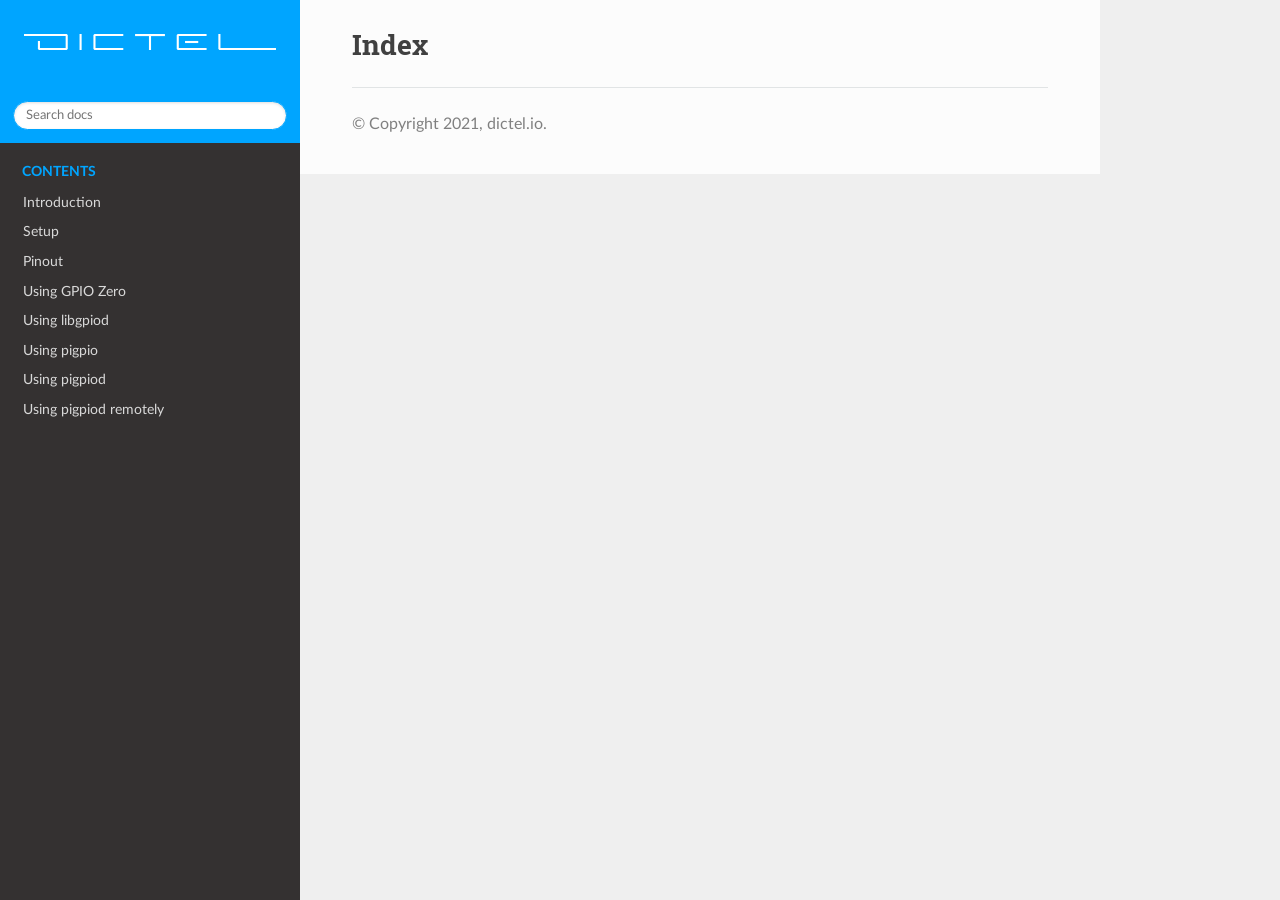
<file: html/genindex.html>
<!DOCTYPE html>
<html class="writer-html5" lang="en" >
<head>
  <meta charset="utf-8" />
  <meta name="viewport" content="width=device-width, initial-scale=1.0" />
  <title>Index &mdash; Dictel io1212</title>
      <link rel="stylesheet" href="_static/pygments.css" type="text/css" />
      <link rel="stylesheet" href="_static/css/theme.css" type="text/css" />
      <link rel="stylesheet" href="_static/color.css" type="text/css" />
    <link rel="shortcut icon" href="_static/dictel_exported.svg"/>
    <link rel="canonical" href="https://www.dictel.io/io1212/genindex.html" />
  <!--[if lt IE 9]>
    <script src="_static/js/html5shiv.min.js"></script>
  <![endif]-->
  
        <script data-url_root="./" id="documentation_options" src="_static/documentation_options.js"></script>
        <script src="_static/jquery.js"></script>
        <script src="_static/underscore.js"></script>
        <script src="_static/doctools.js"></script>
    <script src="_static/js/theme.js"></script>
    <link rel="index" title="Index" href="#" />
    <link rel="search" title="Search" href="search.html" />
    <!--script async src="https://www.googletagmanager.com/gtag/js?id=G-EJG1VJMZER"></script>
    <script>
      window.dataLayer = window.dataLayer || [];
      function gtag(){dataLayer.push(arguments);}
      gtag('js', new Date());
      gtag('config', 'G-EJG1VJMZER');
    </script-->
     

</head>

<body class="wy-body-for-nav"> 
  <div class="wy-grid-for-nav">
    <nav data-toggle="wy-nav-shift" class="wy-nav-side">
      <div class="wy-side-scroll">
        <div class="wy-side-nav-search" >
            <a href="index.html">
            <img src="_static/dictel_v1.0_exported_white.svg" class="logo" alt="Logo"/>
          </a>
<div role="search">
  <form id="rtd-search-form" class="wy-form" action="search.html" method="get">
    <input type="text" name="q" placeholder="Search docs" />
    <input type="hidden" name="check_keywords" value="yes" />
    <input type="hidden" name="area" value="default" />
  </form>
</div>
        </div><div class="wy-menu wy-menu-vertical" data-spy="affix" role="navigation" aria-label="Navigation menu">
              <p class="caption" role="heading"><span class="caption-text">Contents</span></p>
<ul>
<li class="toctree-l1"><a class="reference internal" href="index.html">Introduction</a></li>
<li class="toctree-l1"><a class="reference internal" href="intro.html">Setup</a></li>
<li class="toctree-l1"><a class="reference internal" href="intro.html#pinout">Pinout</a></li>
<li class="toctree-l1"><a class="reference internal" href="gpio_zero.html">Using GPIO Zero</a></li>
<li class="toctree-l1"><a class="reference internal" href="libgpiod.html">Using libgpiod</a></li>
<li class="toctree-l1"><a class="reference internal" href="pigpio.html">Using pigpio</a></li>
<li class="toctree-l1"><a class="reference internal" href="pigpiod.html">Using pigpiod</a></li>
<li class="toctree-l1"><a class="reference internal" href="pigpiod_remote.html">Using pigpiod remotely</a></li>
</ul>

        </div>
      </div>
    </nav>

    <section data-toggle="wy-nav-shift" class="wy-nav-content-wrap"><nav class="wy-nav-top" aria-label="Mobile navigation menu" >
          <i data-toggle="wy-nav-top" class="fa fa-bars"></i>
          <a href="index.html">Dictel io1212</a>
      </nav>

      <div class="wy-nav-content">
        <div class="rst-content">
          <!-- Dictel -->
          <div role="main" class="document" itemscope="itemscope" itemtype="http://schema.org/Article">
           <div itemprop="articleBody">
             

<h1 id="index">Index</h1>

<div class="genindex-jumpbox">
 
</div>


           </div>
          </div>
          <footer>

  <hr/>

  <div role="contentinfo">
    <p>&#169; Copyright 2021, dictel.io.</p>
  </div>

   

</footer>
        </div>
      </div>
    </section>
  </div>
  <script>
      jQuery(function () {
          SphinxRtdTheme.Navigation.enable(true);
      });
  </script>
    <!-- Theme Analytics -->
    <script async src="https://www.googletagmanager.com/gtag/js?id=G-EJG1VJMZER"></script>
    <script>
      window.dataLayer = window.dataLayer || [];
      function gtag(){dataLayer.push(arguments);}
      gtag('js', new Date());

      gtag('config', 'G-EJG1VJMZER', {
          'anonymize_ip': false,
      });
    </script> 

</body>
</html>
</file>
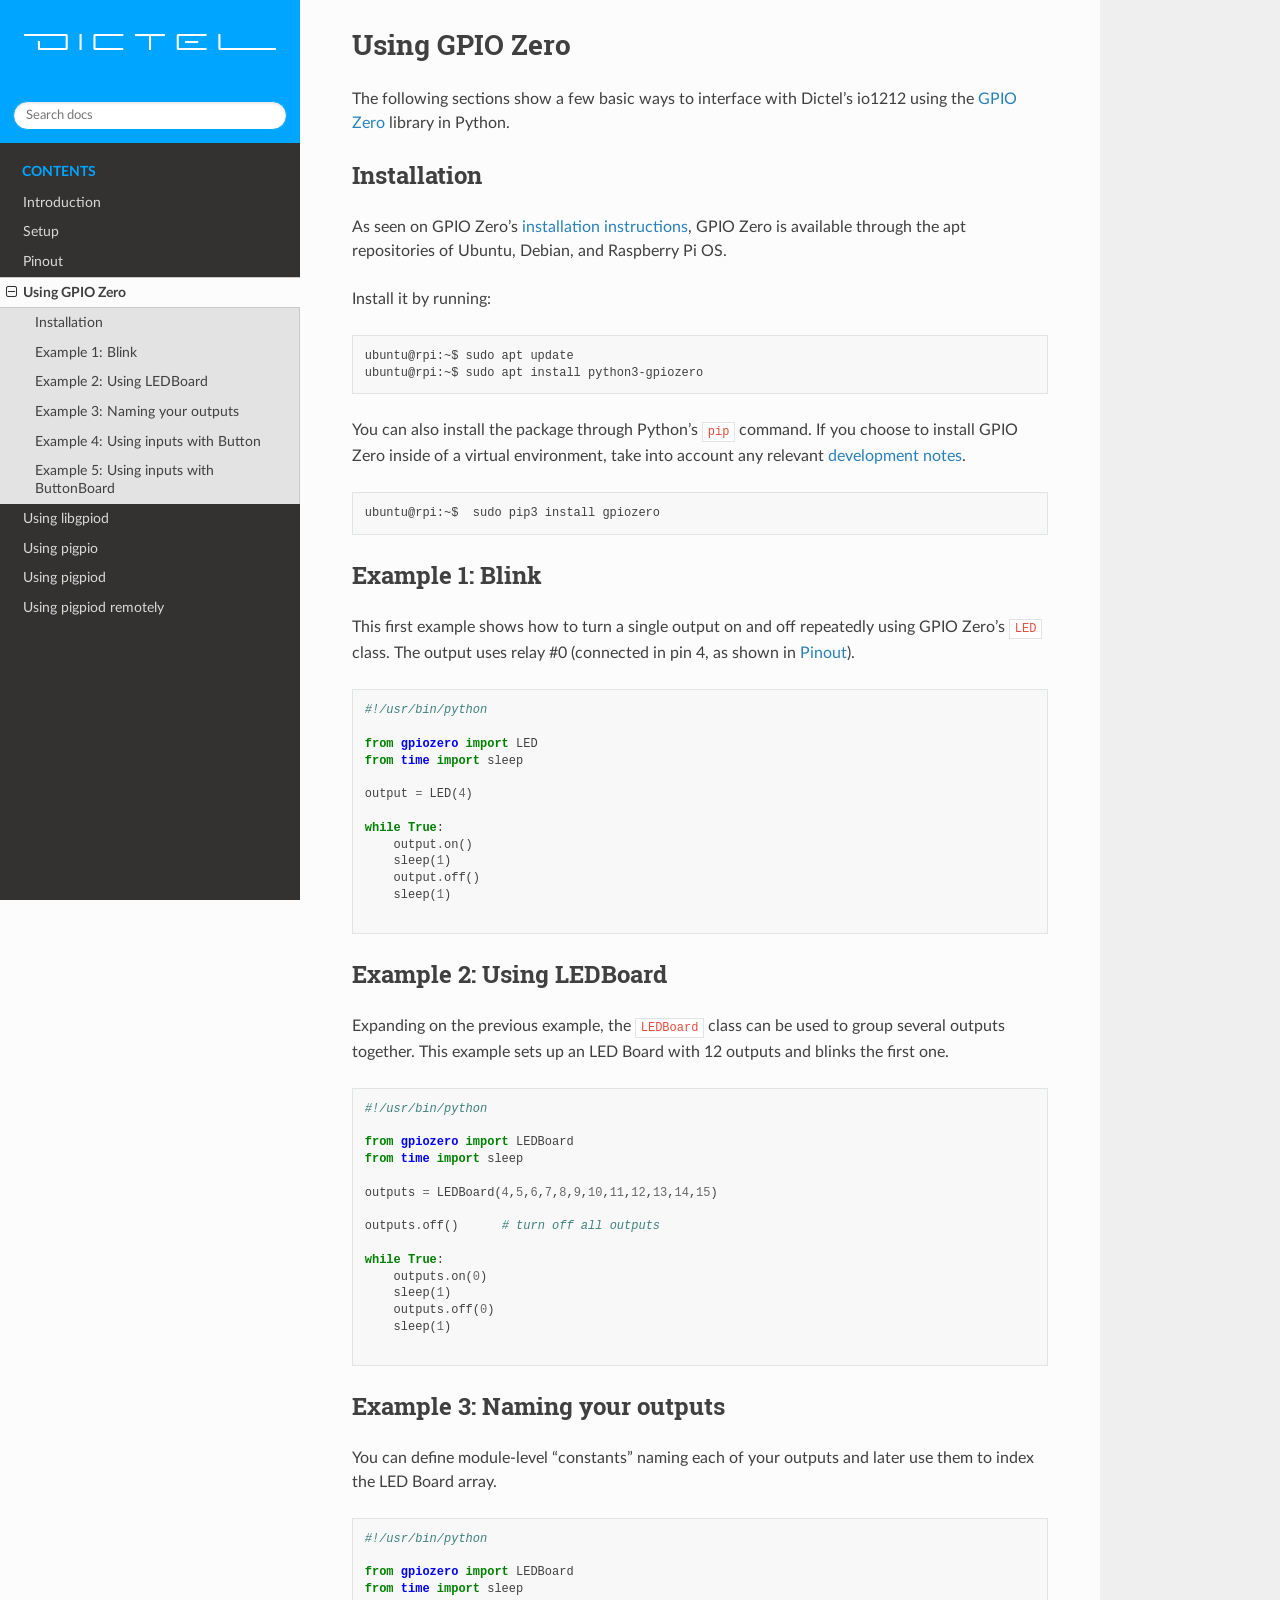
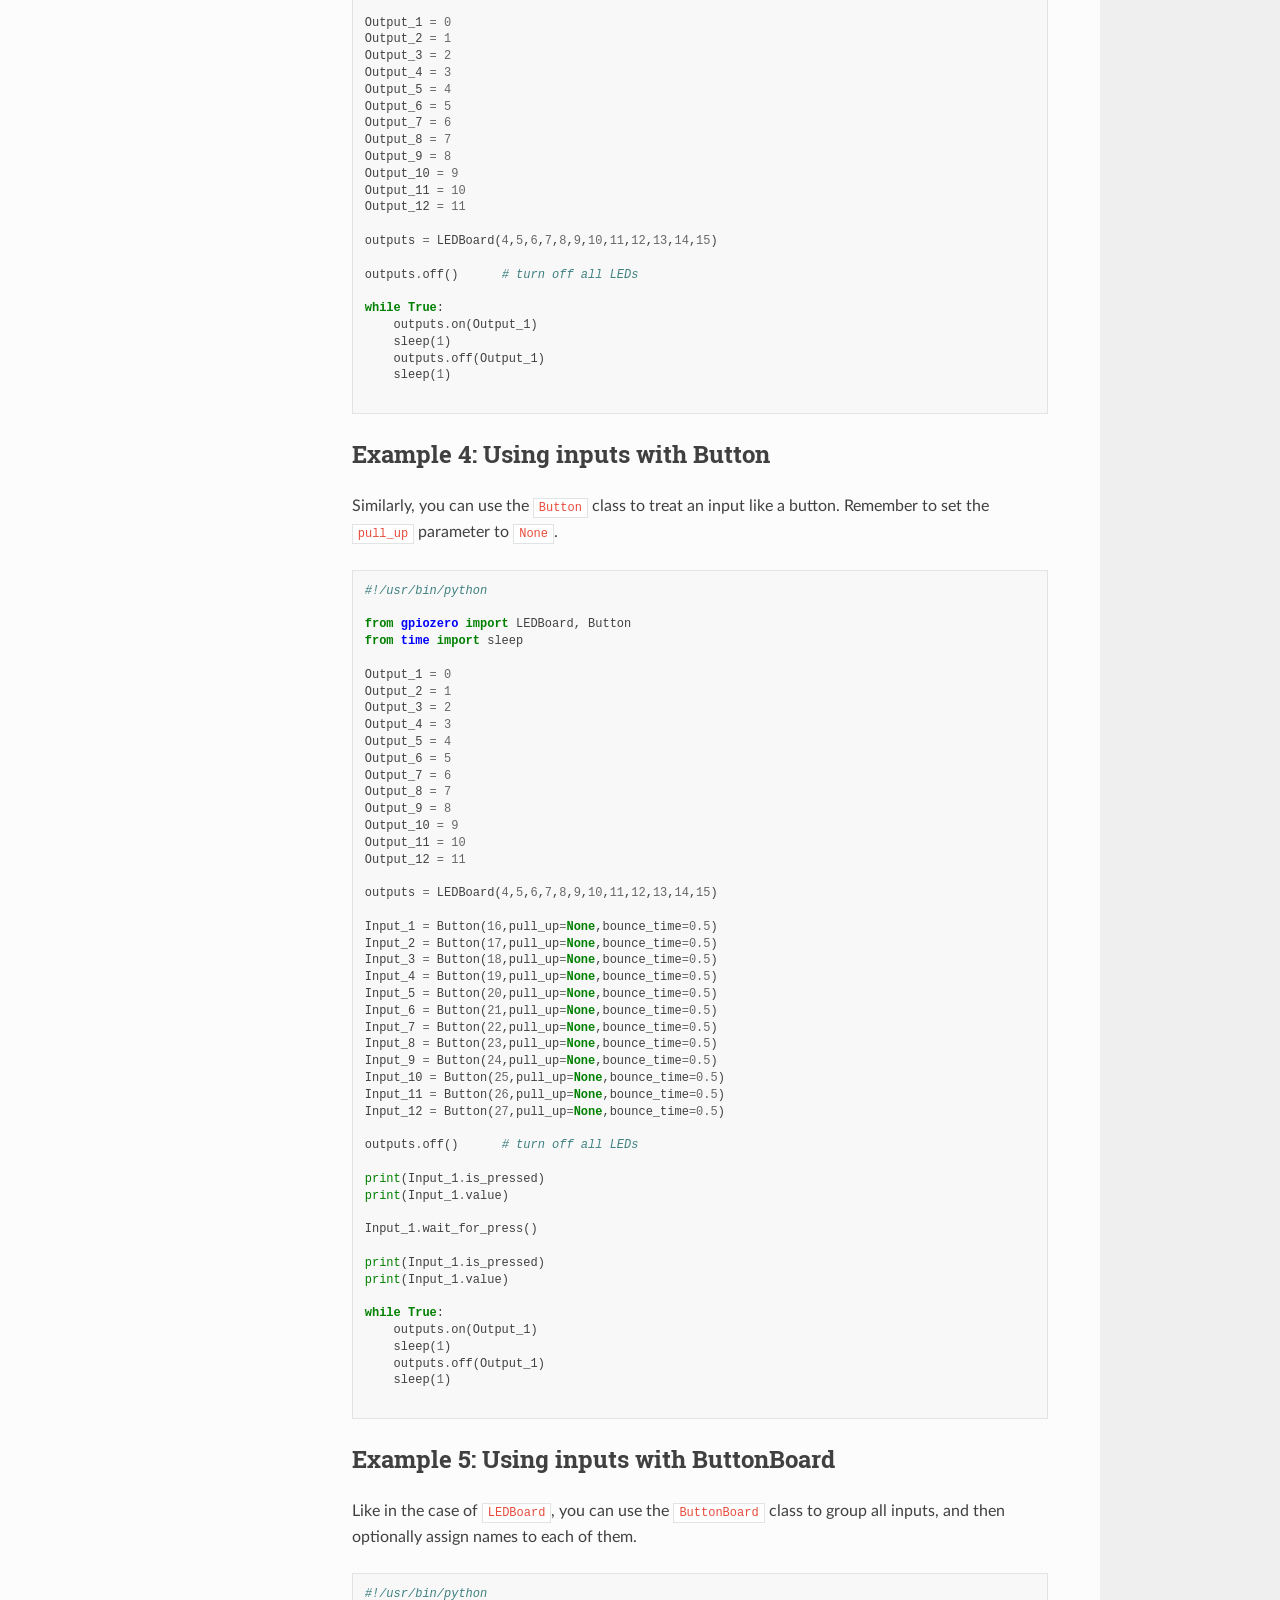
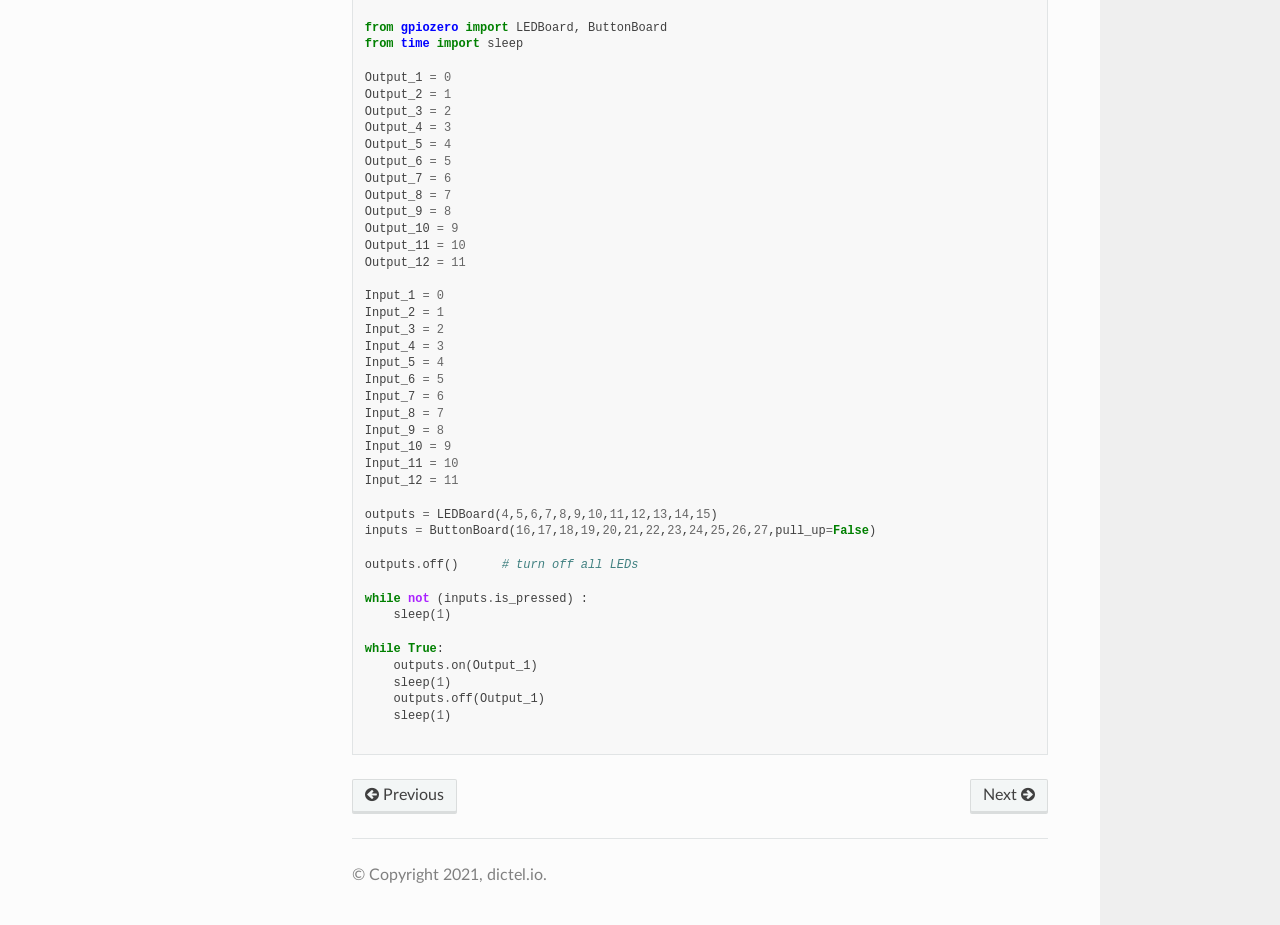
<file: html/gpio_zero.html>
<!DOCTYPE html>
<html class="writer-html5" lang="en" >
<head>
  <meta charset="utf-8" /><meta name="generator" content="Docutils 0.17.1: http://docutils.sourceforge.net/" />

  <meta name="viewport" content="width=device-width, initial-scale=1.0" />
  <title>Using GPIO Zero &mdash; Dictel io1212</title>
      <link rel="stylesheet" href="_static/pygments.css" type="text/css" />
      <link rel="stylesheet" href="_static/css/theme.css" type="text/css" />
      <link rel="stylesheet" href="_static/color.css" type="text/css" />
    <link rel="shortcut icon" href="_static/dictel_exported.svg"/>
    <link rel="canonical" href="https://www.dictel.io/io1212/gpio_zero.html" />
  <!--[if lt IE 9]>
    <script src="_static/js/html5shiv.min.js"></script>
  <![endif]-->
  
        <script data-url_root="./" id="documentation_options" src="_static/documentation_options.js"></script>
        <script src="_static/jquery.js"></script>
        <script src="_static/underscore.js"></script>
        <script src="_static/doctools.js"></script>
    <script src="_static/js/theme.js"></script>
    <link rel="index" title="Index" href="genindex.html" />
    <link rel="search" title="Search" href="search.html" />
    <link rel="next" title="Using libgpiod" href="libgpiod.html" />
    <link rel="prev" title="Setup" href="intro.html" />
    <!--script async src="https://www.googletagmanager.com/gtag/js?id=G-EJG1VJMZER"></script>
    <script>
      window.dataLayer = window.dataLayer || [];
      function gtag(){dataLayer.push(arguments);}
      gtag('js', new Date());
      gtag('config', 'G-EJG1VJMZER');
    </script-->
     

</head>

<body class="wy-body-for-nav"> 
  <div class="wy-grid-for-nav">
    <nav data-toggle="wy-nav-shift" class="wy-nav-side">
      <div class="wy-side-scroll">
        <div class="wy-side-nav-search" >
            <a href="index.html">
            <img src="_static/dictel_v1.0_exported_white.svg" class="logo" alt="Logo"/>
          </a>
<div role="search">
  <form id="rtd-search-form" class="wy-form" action="search.html" method="get">
    <input type="text" name="q" placeholder="Search docs" />
    <input type="hidden" name="check_keywords" value="yes" />
    <input type="hidden" name="area" value="default" />
  </form>
</div>
        </div><div class="wy-menu wy-menu-vertical" data-spy="affix" role="navigation" aria-label="Navigation menu">
              <p class="caption" role="heading"><span class="caption-text">Contents</span></p>
<ul class="current">
<li class="toctree-l1"><a class="reference internal" href="index.html">Introduction</a></li>
<li class="toctree-l1"><a class="reference internal" href="intro.html">Setup</a></li>
<li class="toctree-l1"><a class="reference internal" href="intro.html#pinout">Pinout</a></li>
<li class="toctree-l1 current"><a class="current reference internal" href="#">Using GPIO Zero</a><ul>
<li class="toctree-l2"><a class="reference internal" href="#installation">Installation</a></li>
<li class="toctree-l2"><a class="reference internal" href="#example-1-blink">Example 1: Blink</a></li>
<li class="toctree-l2"><a class="reference internal" href="#example-2-using-ledboard">Example 2: Using LEDBoard</a></li>
<li class="toctree-l2"><a class="reference internal" href="#example-3-naming-your-outputs">Example 3: Naming your outputs</a></li>
<li class="toctree-l2"><a class="reference internal" href="#example-4-using-inputs-with-button">Example 4: Using inputs with Button</a></li>
<li class="toctree-l2"><a class="reference internal" href="#example-5-using-inputs-with-buttonboard">Example 5: Using inputs with ButtonBoard</a></li>
</ul>
</li>
<li class="toctree-l1"><a class="reference internal" href="libgpiod.html">Using libgpiod</a></li>
<li class="toctree-l1"><a class="reference internal" href="pigpio.html">Using pigpio</a></li>
<li class="toctree-l1"><a class="reference internal" href="pigpiod.html">Using pigpiod</a></li>
<li class="toctree-l1"><a class="reference internal" href="pigpiod_remote.html">Using pigpiod remotely</a></li>
</ul>

        </div>
      </div>
    </nav>

    <section data-toggle="wy-nav-shift" class="wy-nav-content-wrap"><nav class="wy-nav-top" aria-label="Mobile navigation menu" >
          <i data-toggle="wy-nav-top" class="fa fa-bars"></i>
          <a href="index.html">Dictel io1212</a>
      </nav>

      <div class="wy-nav-content">
        <div class="rst-content">
          <!-- Dictel -->
          <div role="main" class="document" itemscope="itemscope" itemtype="http://schema.org/Article">
           <div itemprop="articleBody">
             
  <section id="using-gpio-zero">
<h1>Using GPIO Zero<a class="headerlink" href="#using-gpio-zero" title="Permalink to this headline"></a></h1>
<p>The following sections show a few basic ways to interface with Dictel’s io1212 using the <a class="reference external" href="https://gpiozero.readthedocs.io/en/stable/index.html">GPIO Zero</a> library in Python.</p>
<section id="installation">
<h2>Installation<a class="headerlink" href="#installation" title="Permalink to this headline"></a></h2>
<p>As seen on GPIO Zero’s <a class="reference external" href="https://gpiozero.readthedocs.io/en/stable/installing.html#raspberry-pi">installation instructions</a>, GPIO Zero is available through the apt repositories of Ubuntu, Debian, and Raspberry Pi OS.</p>
<p>Install it by running:</p>
<div class="highlight-bash notranslate"><div class="highlight"><pre><span></span>ubuntu@rpi:~$ sudo apt update
ubuntu@rpi:~$ sudo apt install python3-gpiozero
</pre></div>
</div>
<p>You can also install the package through Python’s <code class="docutils literal notranslate"><span class="pre">pip</span></code> command. If you choose to install GPIO Zero inside of a virtual environment, take into account any relevant <a class="reference external" href="https://gpiozero.readthedocs.io/en/stable/development.html">development notes</a>.</p>
<div class="highlight-bash notranslate"><div class="highlight"><pre><span></span>ubuntu@rpi:~$  sudo pip3 install gpiozero
</pre></div>
</div>
</section>
<section id="example-1-blink">
<h2>Example 1: Blink<a class="headerlink" href="#example-1-blink" title="Permalink to this headline"></a></h2>
<p>This first example shows how to turn a single output on and off repeatedly using GPIO Zero’s <code class="docutils literal notranslate"><span class="pre">LED</span></code> class. The output uses relay #0 (connected in pin 4, as shown in <a class="reference internal" href="intro.html#pinout"><span class="std std-ref">Pinout</span></a>).</p>
<div class="highlight-default notranslate"><div class="highlight"><pre><span></span><span class="ch">#!/usr/bin/python</span>

<span class="kn">from</span> <span class="nn">gpiozero</span> <span class="kn">import</span> <span class="n">LED</span>
<span class="kn">from</span> <span class="nn">time</span> <span class="kn">import</span> <span class="n">sleep</span>

<span class="n">output</span> <span class="o">=</span> <span class="n">LED</span><span class="p">(</span><span class="mi">4</span><span class="p">)</span>

<span class="k">while</span> <span class="kc">True</span><span class="p">:</span>
    <span class="n">output</span><span class="o">.</span><span class="n">on</span><span class="p">()</span>
    <span class="n">sleep</span><span class="p">(</span><span class="mi">1</span><span class="p">)</span>
    <span class="n">output</span><span class="o">.</span><span class="n">off</span><span class="p">()</span>
    <span class="n">sleep</span><span class="p">(</span><span class="mi">1</span><span class="p">)</span>
 
</pre></div>
</div>
</section>
<section id="example-2-using-ledboard">
<h2>Example 2: Using LEDBoard<a class="headerlink" href="#example-2-using-ledboard" title="Permalink to this headline"></a></h2>
<p>Expanding on the previous example, the <code class="docutils literal notranslate"><span class="pre">LEDBoard</span></code> class can be used to group several outputs together. This example sets up an LED Board with 12 outputs and blinks the first one.</p>
<div class="highlight-default notranslate"><div class="highlight"><pre><span></span><span class="ch">#!/usr/bin/python</span>

<span class="kn">from</span> <span class="nn">gpiozero</span> <span class="kn">import</span> <span class="n">LEDBoard</span>
<span class="kn">from</span> <span class="nn">time</span> <span class="kn">import</span> <span class="n">sleep</span>

<span class="n">outputs</span> <span class="o">=</span> <span class="n">LEDBoard</span><span class="p">(</span><span class="mi">4</span><span class="p">,</span><span class="mi">5</span><span class="p">,</span><span class="mi">6</span><span class="p">,</span><span class="mi">7</span><span class="p">,</span><span class="mi">8</span><span class="p">,</span><span class="mi">9</span><span class="p">,</span><span class="mi">10</span><span class="p">,</span><span class="mi">11</span><span class="p">,</span><span class="mi">12</span><span class="p">,</span><span class="mi">13</span><span class="p">,</span><span class="mi">14</span><span class="p">,</span><span class="mi">15</span><span class="p">)</span>

<span class="n">outputs</span><span class="o">.</span><span class="n">off</span><span class="p">()</span>      <span class="c1"># turn off all outputs</span>

<span class="k">while</span> <span class="kc">True</span><span class="p">:</span>
    <span class="n">outputs</span><span class="o">.</span><span class="n">on</span><span class="p">(</span><span class="mi">0</span><span class="p">)</span>
    <span class="n">sleep</span><span class="p">(</span><span class="mi">1</span><span class="p">)</span>
    <span class="n">outputs</span><span class="o">.</span><span class="n">off</span><span class="p">(</span><span class="mi">0</span><span class="p">)</span>
    <span class="n">sleep</span><span class="p">(</span><span class="mi">1</span><span class="p">)</span>

</pre></div>
</div>
</section>
<section id="example-3-naming-your-outputs">
<h2>Example 3: Naming your outputs<a class="headerlink" href="#example-3-naming-your-outputs" title="Permalink to this headline"></a></h2>
<p>You can define module-level “constants” naming each of your outputs and later use them to index the LED Board array.</p>
<div class="highlight-default notranslate"><div class="highlight"><pre><span></span><span class="ch">#!/usr/bin/python</span>

<span class="kn">from</span> <span class="nn">gpiozero</span> <span class="kn">import</span> <span class="n">LEDBoard</span>
<span class="kn">from</span> <span class="nn">time</span> <span class="kn">import</span> <span class="n">sleep</span>

<span class="n">Output_1</span> <span class="o">=</span> <span class="mi">0</span>
<span class="n">Output_2</span> <span class="o">=</span> <span class="mi">1</span>
<span class="n">Output_3</span> <span class="o">=</span> <span class="mi">2</span>
<span class="n">Output_4</span> <span class="o">=</span> <span class="mi">3</span>
<span class="n">Output_5</span> <span class="o">=</span> <span class="mi">4</span>
<span class="n">Output_6</span> <span class="o">=</span> <span class="mi">5</span>
<span class="n">Output_7</span> <span class="o">=</span> <span class="mi">6</span>
<span class="n">Output_8</span> <span class="o">=</span> <span class="mi">7</span>
<span class="n">Output_9</span> <span class="o">=</span> <span class="mi">8</span>
<span class="n">Output_10</span> <span class="o">=</span> <span class="mi">9</span>
<span class="n">Output_11</span> <span class="o">=</span> <span class="mi">10</span>
<span class="n">Output_12</span> <span class="o">=</span> <span class="mi">11</span>

<span class="n">outputs</span> <span class="o">=</span> <span class="n">LEDBoard</span><span class="p">(</span><span class="mi">4</span><span class="p">,</span><span class="mi">5</span><span class="p">,</span><span class="mi">6</span><span class="p">,</span><span class="mi">7</span><span class="p">,</span><span class="mi">8</span><span class="p">,</span><span class="mi">9</span><span class="p">,</span><span class="mi">10</span><span class="p">,</span><span class="mi">11</span><span class="p">,</span><span class="mi">12</span><span class="p">,</span><span class="mi">13</span><span class="p">,</span><span class="mi">14</span><span class="p">,</span><span class="mi">15</span><span class="p">)</span>

<span class="n">outputs</span><span class="o">.</span><span class="n">off</span><span class="p">()</span>      <span class="c1"># turn off all LEDs</span>

<span class="k">while</span> <span class="kc">True</span><span class="p">:</span>
    <span class="n">outputs</span><span class="o">.</span><span class="n">on</span><span class="p">(</span><span class="n">Output_1</span><span class="p">)</span>
    <span class="n">sleep</span><span class="p">(</span><span class="mi">1</span><span class="p">)</span>
    <span class="n">outputs</span><span class="o">.</span><span class="n">off</span><span class="p">(</span><span class="n">Output_1</span><span class="p">)</span>
    <span class="n">sleep</span><span class="p">(</span><span class="mi">1</span><span class="p">)</span>

</pre></div>
</div>
</section>
<section id="example-4-using-inputs-with-button">
<h2>Example 4: Using inputs with Button<a class="headerlink" href="#example-4-using-inputs-with-button" title="Permalink to this headline"></a></h2>
<p>Similarly, you can use the <code class="docutils literal notranslate"><span class="pre">Button</span></code> class to treat an input like a button. Remember to set the <code class="docutils literal notranslate"><span class="pre">pull_up</span></code> parameter to <code class="docutils literal notranslate"><span class="pre">None</span></code>.</p>
<div class="highlight-default notranslate"><div class="highlight"><pre><span></span><span class="ch">#!/usr/bin/python</span>

<span class="kn">from</span> <span class="nn">gpiozero</span> <span class="kn">import</span> <span class="n">LEDBoard</span><span class="p">,</span> <span class="n">Button</span>
<span class="kn">from</span> <span class="nn">time</span> <span class="kn">import</span> <span class="n">sleep</span>

<span class="n">Output_1</span> <span class="o">=</span> <span class="mi">0</span>
<span class="n">Output_2</span> <span class="o">=</span> <span class="mi">1</span>
<span class="n">Output_3</span> <span class="o">=</span> <span class="mi">2</span>
<span class="n">Output_4</span> <span class="o">=</span> <span class="mi">3</span>
<span class="n">Output_5</span> <span class="o">=</span> <span class="mi">4</span>
<span class="n">Output_6</span> <span class="o">=</span> <span class="mi">5</span>
<span class="n">Output_7</span> <span class="o">=</span> <span class="mi">6</span>
<span class="n">Output_8</span> <span class="o">=</span> <span class="mi">7</span>
<span class="n">Output_9</span> <span class="o">=</span> <span class="mi">8</span>
<span class="n">Output_10</span> <span class="o">=</span> <span class="mi">9</span>
<span class="n">Output_11</span> <span class="o">=</span> <span class="mi">10</span>
<span class="n">Output_12</span> <span class="o">=</span> <span class="mi">11</span>

<span class="n">outputs</span> <span class="o">=</span> <span class="n">LEDBoard</span><span class="p">(</span><span class="mi">4</span><span class="p">,</span><span class="mi">5</span><span class="p">,</span><span class="mi">6</span><span class="p">,</span><span class="mi">7</span><span class="p">,</span><span class="mi">8</span><span class="p">,</span><span class="mi">9</span><span class="p">,</span><span class="mi">10</span><span class="p">,</span><span class="mi">11</span><span class="p">,</span><span class="mi">12</span><span class="p">,</span><span class="mi">13</span><span class="p">,</span><span class="mi">14</span><span class="p">,</span><span class="mi">15</span><span class="p">)</span>

<span class="n">Input_1</span> <span class="o">=</span> <span class="n">Button</span><span class="p">(</span><span class="mi">16</span><span class="p">,</span><span class="n">pull_up</span><span class="o">=</span><span class="kc">None</span><span class="p">,</span><span class="n">bounce_time</span><span class="o">=</span><span class="mf">0.5</span><span class="p">)</span>
<span class="n">Input_2</span> <span class="o">=</span> <span class="n">Button</span><span class="p">(</span><span class="mi">17</span><span class="p">,</span><span class="n">pull_up</span><span class="o">=</span><span class="kc">None</span><span class="p">,</span><span class="n">bounce_time</span><span class="o">=</span><span class="mf">0.5</span><span class="p">)</span>
<span class="n">Input_3</span> <span class="o">=</span> <span class="n">Button</span><span class="p">(</span><span class="mi">18</span><span class="p">,</span><span class="n">pull_up</span><span class="o">=</span><span class="kc">None</span><span class="p">,</span><span class="n">bounce_time</span><span class="o">=</span><span class="mf">0.5</span><span class="p">)</span>
<span class="n">Input_4</span> <span class="o">=</span> <span class="n">Button</span><span class="p">(</span><span class="mi">19</span><span class="p">,</span><span class="n">pull_up</span><span class="o">=</span><span class="kc">None</span><span class="p">,</span><span class="n">bounce_time</span><span class="o">=</span><span class="mf">0.5</span><span class="p">)</span>
<span class="n">Input_5</span> <span class="o">=</span> <span class="n">Button</span><span class="p">(</span><span class="mi">20</span><span class="p">,</span><span class="n">pull_up</span><span class="o">=</span><span class="kc">None</span><span class="p">,</span><span class="n">bounce_time</span><span class="o">=</span><span class="mf">0.5</span><span class="p">)</span>
<span class="n">Input_6</span> <span class="o">=</span> <span class="n">Button</span><span class="p">(</span><span class="mi">21</span><span class="p">,</span><span class="n">pull_up</span><span class="o">=</span><span class="kc">None</span><span class="p">,</span><span class="n">bounce_time</span><span class="o">=</span><span class="mf">0.5</span><span class="p">)</span>
<span class="n">Input_7</span> <span class="o">=</span> <span class="n">Button</span><span class="p">(</span><span class="mi">22</span><span class="p">,</span><span class="n">pull_up</span><span class="o">=</span><span class="kc">None</span><span class="p">,</span><span class="n">bounce_time</span><span class="o">=</span><span class="mf">0.5</span><span class="p">)</span>
<span class="n">Input_8</span> <span class="o">=</span> <span class="n">Button</span><span class="p">(</span><span class="mi">23</span><span class="p">,</span><span class="n">pull_up</span><span class="o">=</span><span class="kc">None</span><span class="p">,</span><span class="n">bounce_time</span><span class="o">=</span><span class="mf">0.5</span><span class="p">)</span>
<span class="n">Input_9</span> <span class="o">=</span> <span class="n">Button</span><span class="p">(</span><span class="mi">24</span><span class="p">,</span><span class="n">pull_up</span><span class="o">=</span><span class="kc">None</span><span class="p">,</span><span class="n">bounce_time</span><span class="o">=</span><span class="mf">0.5</span><span class="p">)</span>
<span class="n">Input_10</span> <span class="o">=</span> <span class="n">Button</span><span class="p">(</span><span class="mi">25</span><span class="p">,</span><span class="n">pull_up</span><span class="o">=</span><span class="kc">None</span><span class="p">,</span><span class="n">bounce_time</span><span class="o">=</span><span class="mf">0.5</span><span class="p">)</span>
<span class="n">Input_11</span> <span class="o">=</span> <span class="n">Button</span><span class="p">(</span><span class="mi">26</span><span class="p">,</span><span class="n">pull_up</span><span class="o">=</span><span class="kc">None</span><span class="p">,</span><span class="n">bounce_time</span><span class="o">=</span><span class="mf">0.5</span><span class="p">)</span>
<span class="n">Input_12</span> <span class="o">=</span> <span class="n">Button</span><span class="p">(</span><span class="mi">27</span><span class="p">,</span><span class="n">pull_up</span><span class="o">=</span><span class="kc">None</span><span class="p">,</span><span class="n">bounce_time</span><span class="o">=</span><span class="mf">0.5</span><span class="p">)</span>

<span class="n">outputs</span><span class="o">.</span><span class="n">off</span><span class="p">()</span>      <span class="c1"># turn off all LEDs</span>

<span class="nb">print</span><span class="p">(</span><span class="n">Input_1</span><span class="o">.</span><span class="n">is_pressed</span><span class="p">)</span>
<span class="nb">print</span><span class="p">(</span><span class="n">Input_1</span><span class="o">.</span><span class="n">value</span><span class="p">)</span>

<span class="n">Input_1</span><span class="o">.</span><span class="n">wait_for_press</span><span class="p">()</span>

<span class="nb">print</span><span class="p">(</span><span class="n">Input_1</span><span class="o">.</span><span class="n">is_pressed</span><span class="p">)</span>
<span class="nb">print</span><span class="p">(</span><span class="n">Input_1</span><span class="o">.</span><span class="n">value</span><span class="p">)</span>

<span class="k">while</span> <span class="kc">True</span><span class="p">:</span>
    <span class="n">outputs</span><span class="o">.</span><span class="n">on</span><span class="p">(</span><span class="n">Output_1</span><span class="p">)</span>
    <span class="n">sleep</span><span class="p">(</span><span class="mi">1</span><span class="p">)</span>
    <span class="n">outputs</span><span class="o">.</span><span class="n">off</span><span class="p">(</span><span class="n">Output_1</span><span class="p">)</span>
    <span class="n">sleep</span><span class="p">(</span><span class="mi">1</span><span class="p">)</span>

</pre></div>
</div>
</section>
<section id="example-5-using-inputs-with-buttonboard">
<h2>Example 5: Using inputs with ButtonBoard<a class="headerlink" href="#example-5-using-inputs-with-buttonboard" title="Permalink to this headline"></a></h2>
<p>Like in the case of <code class="docutils literal notranslate"><span class="pre">LEDBoard</span></code>, you can use the <code class="docutils literal notranslate"><span class="pre">ButtonBoard</span></code> class to group all inputs, and then optionally assign names to each of them.</p>
<div class="highlight-default notranslate"><div class="highlight"><pre><span></span><span class="ch">#!/usr/bin/python</span>

<span class="kn">from</span> <span class="nn">gpiozero</span> <span class="kn">import</span> <span class="n">LEDBoard</span><span class="p">,</span> <span class="n">ButtonBoard</span>
<span class="kn">from</span> <span class="nn">time</span> <span class="kn">import</span> <span class="n">sleep</span>

<span class="n">Output_1</span> <span class="o">=</span> <span class="mi">0</span>
<span class="n">Output_2</span> <span class="o">=</span> <span class="mi">1</span>
<span class="n">Output_3</span> <span class="o">=</span> <span class="mi">2</span>
<span class="n">Output_4</span> <span class="o">=</span> <span class="mi">3</span>
<span class="n">Output_5</span> <span class="o">=</span> <span class="mi">4</span>
<span class="n">Output_6</span> <span class="o">=</span> <span class="mi">5</span>
<span class="n">Output_7</span> <span class="o">=</span> <span class="mi">6</span>
<span class="n">Output_8</span> <span class="o">=</span> <span class="mi">7</span>
<span class="n">Output_9</span> <span class="o">=</span> <span class="mi">8</span>
<span class="n">Output_10</span> <span class="o">=</span> <span class="mi">9</span>
<span class="n">Output_11</span> <span class="o">=</span> <span class="mi">10</span>
<span class="n">Output_12</span> <span class="o">=</span> <span class="mi">11</span>

<span class="n">Input_1</span> <span class="o">=</span> <span class="mi">0</span>
<span class="n">Input_2</span> <span class="o">=</span> <span class="mi">1</span>
<span class="n">Input_3</span> <span class="o">=</span> <span class="mi">2</span>
<span class="n">Input_4</span> <span class="o">=</span> <span class="mi">3</span>
<span class="n">Input_5</span> <span class="o">=</span> <span class="mi">4</span>
<span class="n">Input_6</span> <span class="o">=</span> <span class="mi">5</span>
<span class="n">Input_7</span> <span class="o">=</span> <span class="mi">6</span>
<span class="n">Input_8</span> <span class="o">=</span> <span class="mi">7</span>
<span class="n">Input_9</span> <span class="o">=</span> <span class="mi">8</span>
<span class="n">Input_10</span> <span class="o">=</span> <span class="mi">9</span>
<span class="n">Input_11</span> <span class="o">=</span> <span class="mi">10</span>
<span class="n">Input_12</span> <span class="o">=</span> <span class="mi">11</span>

<span class="n">outputs</span> <span class="o">=</span> <span class="n">LEDBoard</span><span class="p">(</span><span class="mi">4</span><span class="p">,</span><span class="mi">5</span><span class="p">,</span><span class="mi">6</span><span class="p">,</span><span class="mi">7</span><span class="p">,</span><span class="mi">8</span><span class="p">,</span><span class="mi">9</span><span class="p">,</span><span class="mi">10</span><span class="p">,</span><span class="mi">11</span><span class="p">,</span><span class="mi">12</span><span class="p">,</span><span class="mi">13</span><span class="p">,</span><span class="mi">14</span><span class="p">,</span><span class="mi">15</span><span class="p">)</span>
<span class="n">inputs</span> <span class="o">=</span> <span class="n">ButtonBoard</span><span class="p">(</span><span class="mi">16</span><span class="p">,</span><span class="mi">17</span><span class="p">,</span><span class="mi">18</span><span class="p">,</span><span class="mi">19</span><span class="p">,</span><span class="mi">20</span><span class="p">,</span><span class="mi">21</span><span class="p">,</span><span class="mi">22</span><span class="p">,</span><span class="mi">23</span><span class="p">,</span><span class="mi">24</span><span class="p">,</span><span class="mi">25</span><span class="p">,</span><span class="mi">26</span><span class="p">,</span><span class="mi">27</span><span class="p">,</span><span class="n">pull_up</span><span class="o">=</span><span class="kc">False</span><span class="p">)</span>

<span class="n">outputs</span><span class="o">.</span><span class="n">off</span><span class="p">()</span>      <span class="c1"># turn off all LEDs</span>

<span class="k">while</span> <span class="ow">not</span> <span class="p">(</span><span class="n">inputs</span><span class="o">.</span><span class="n">is_pressed</span><span class="p">)</span> <span class="p">:</span>
    <span class="n">sleep</span><span class="p">(</span><span class="mi">1</span><span class="p">)</span>

<span class="k">while</span> <span class="kc">True</span><span class="p">:</span>
    <span class="n">outputs</span><span class="o">.</span><span class="n">on</span><span class="p">(</span><span class="n">Output_1</span><span class="p">)</span>
    <span class="n">sleep</span><span class="p">(</span><span class="mi">1</span><span class="p">)</span>
    <span class="n">outputs</span><span class="o">.</span><span class="n">off</span><span class="p">(</span><span class="n">Output_1</span><span class="p">)</span>
    <span class="n">sleep</span><span class="p">(</span><span class="mi">1</span><span class="p">)</span>

</pre></div>
</div>
</section>
</section>


           </div>
          </div>
          <footer><div class="rst-footer-buttons" role="navigation" aria-label="Footer">
        <a href="intro.html" class="btn btn-neutral float-left" title="Setup" accesskey="p" rel="prev"><span class="fa fa-arrow-circle-left" aria-hidden="true"></span> Previous</a>
        <a href="libgpiod.html" class="btn btn-neutral float-right" title="Using libgpiod" accesskey="n" rel="next">Next <span class="fa fa-arrow-circle-right" aria-hidden="true"></span></a>
    </div>

  <hr/>

  <div role="contentinfo">
    <p>&#169; Copyright 2021, dictel.io.</p>
  </div>

   

</footer>
        </div>
      </div>
    </section>
  </div>
  <script>
      jQuery(function () {
          SphinxRtdTheme.Navigation.enable(true);
      });
  </script>
    <!-- Theme Analytics -->
    <script async src="https://www.googletagmanager.com/gtag/js?id=G-EJG1VJMZER"></script>
    <script>
      window.dataLayer = window.dataLayer || [];
      function gtag(){dataLayer.push(arguments);}
      gtag('js', new Date());

      gtag('config', 'G-EJG1VJMZER', {
          'anonymize_ip': false,
      });
    </script> 

</body>
</html>
</file>
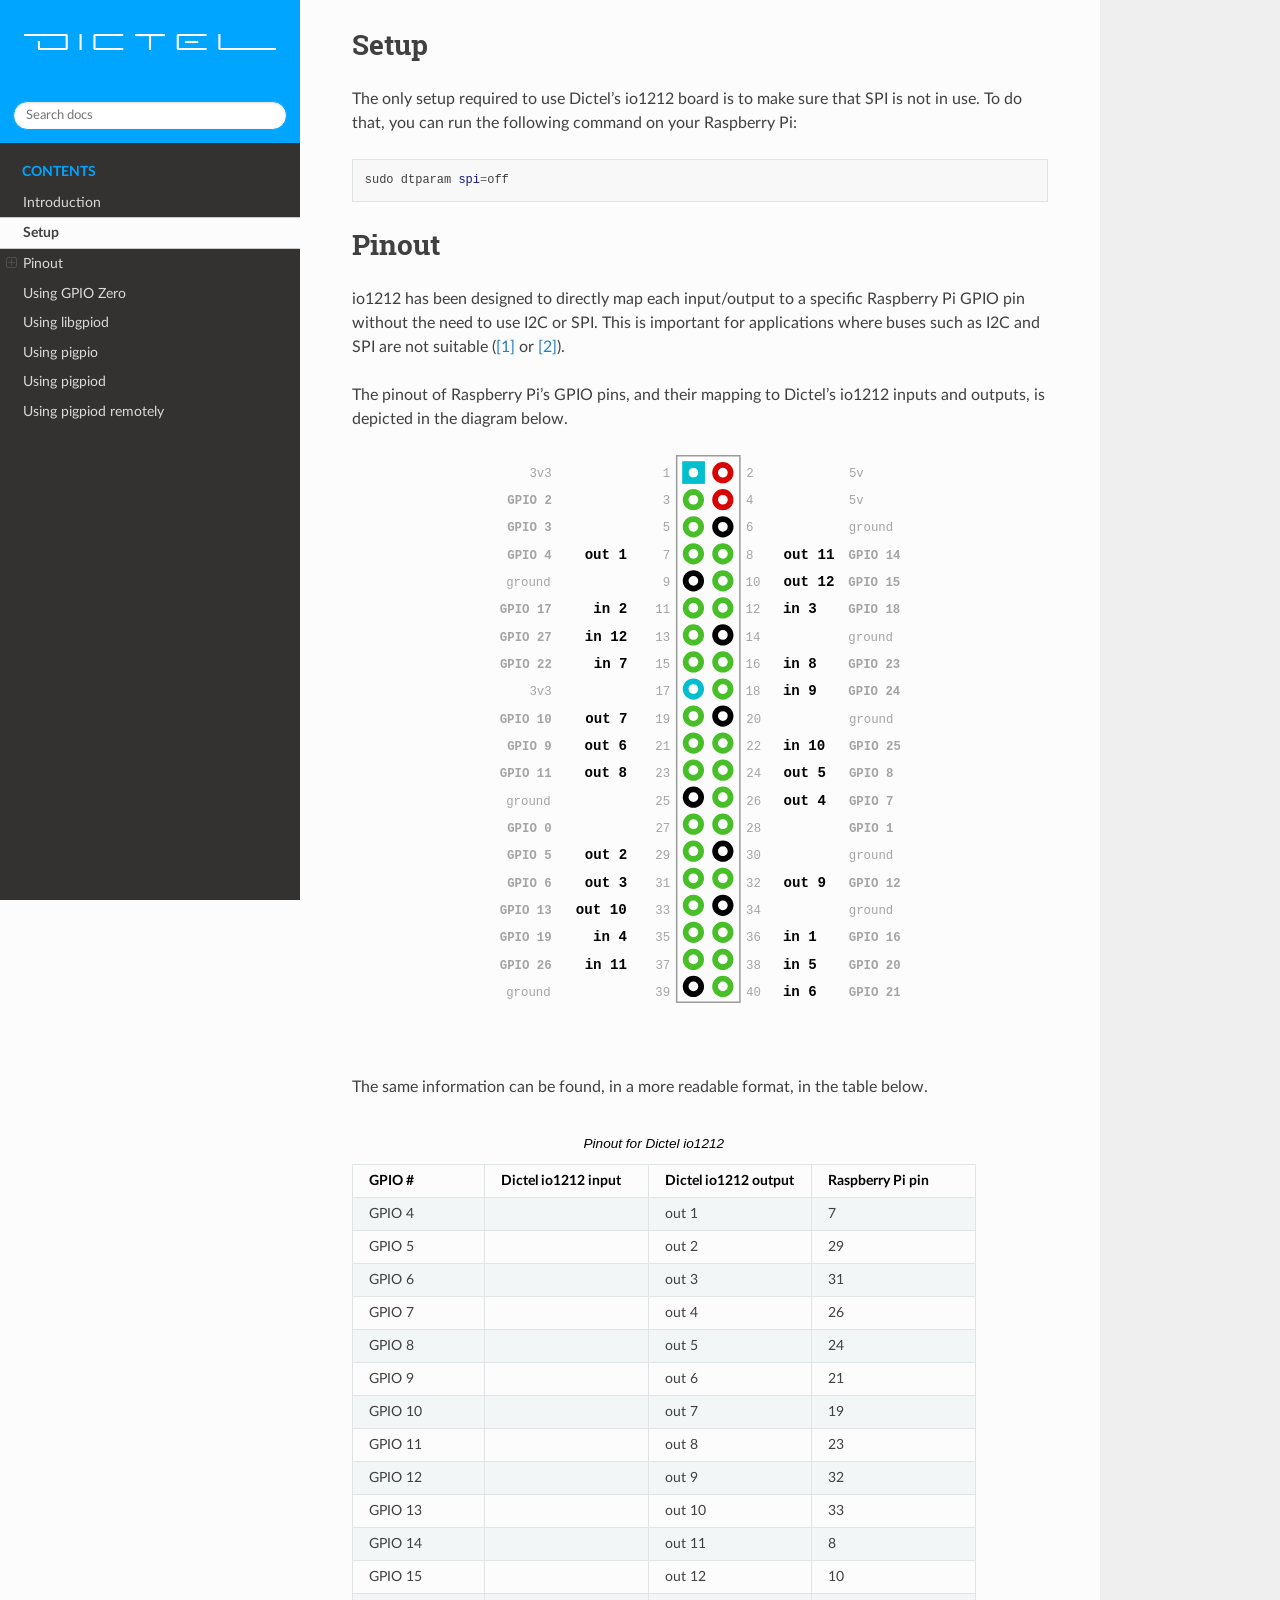
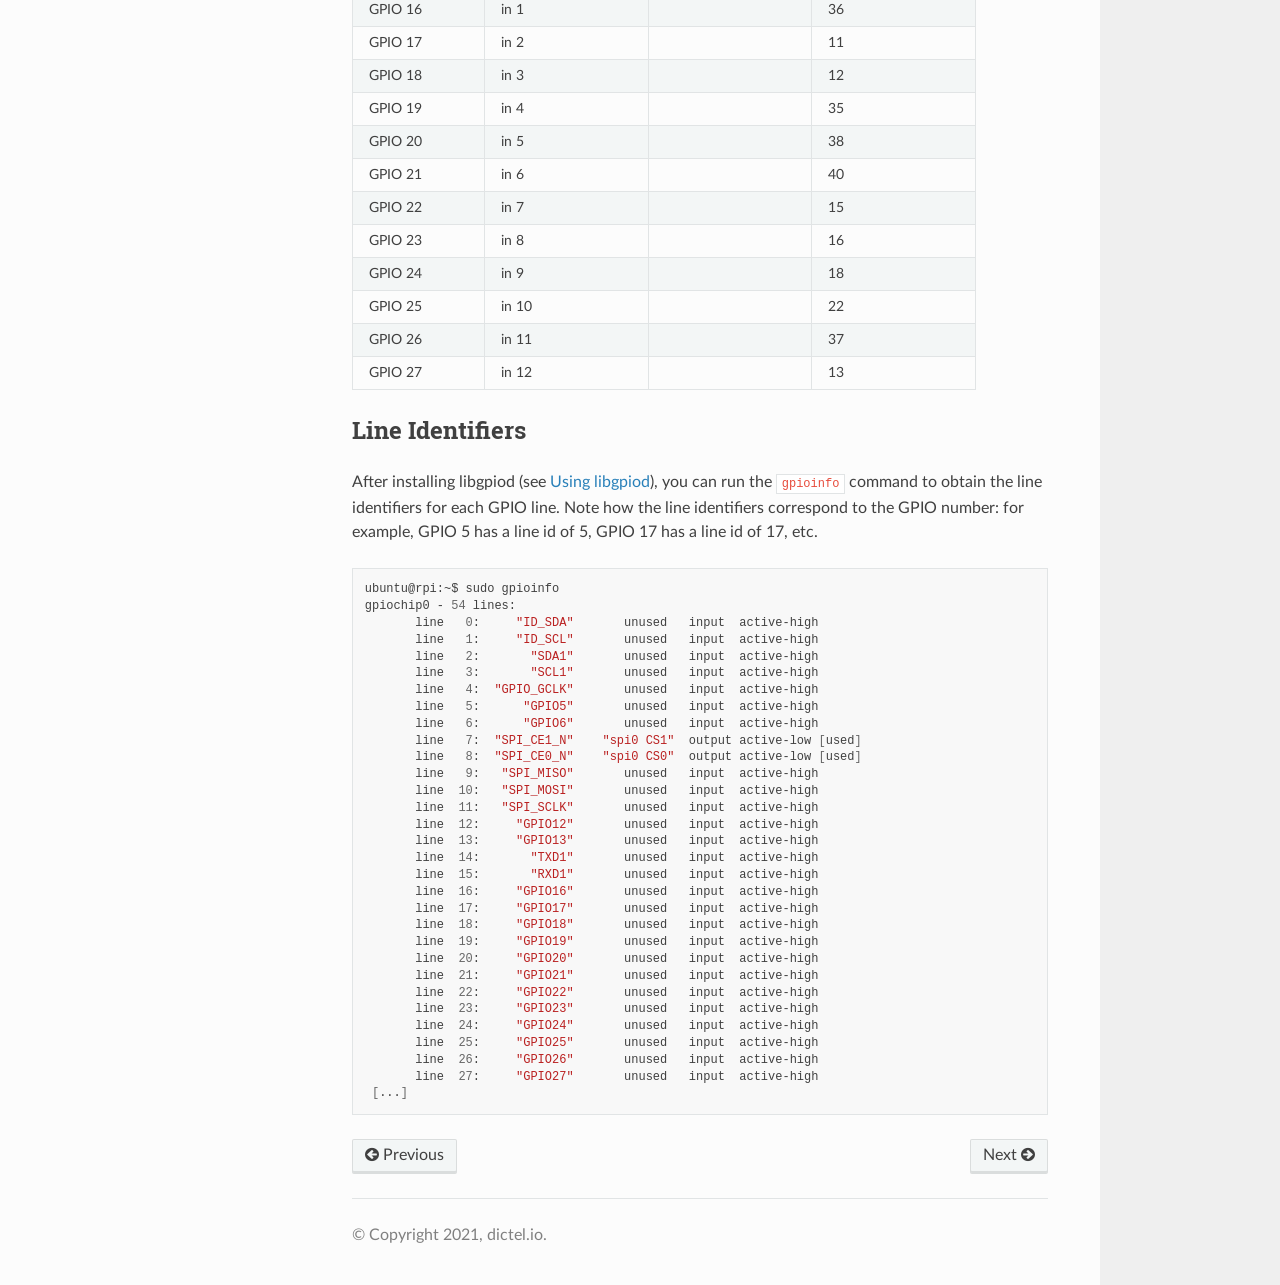
<file: html/intro.html>
<!DOCTYPE html>
<html class="writer-html5" lang="en" >
<head>
  <meta charset="utf-8" /><meta name="generator" content="Docutils 0.17.1: http://docutils.sourceforge.net/" />

  <meta name="viewport" content="width=device-width, initial-scale=1.0" />
  <title>Setup &mdash; Dictel io1212</title>
      <link rel="stylesheet" href="_static/pygments.css" type="text/css" />
      <link rel="stylesheet" href="_static/css/theme.css" type="text/css" />
      <link rel="stylesheet" href="_static/color.css" type="text/css" />
    <link rel="shortcut icon" href="_static/dictel_exported.svg"/>
    <link rel="canonical" href="https://www.dictel.io/io1212/intro.html" />
  <!--[if lt IE 9]>
    <script src="_static/js/html5shiv.min.js"></script>
  <![endif]-->
  
        <script data-url_root="./" id="documentation_options" src="_static/documentation_options.js"></script>
        <script src="_static/jquery.js"></script>
        <script src="_static/underscore.js"></script>
        <script src="_static/doctools.js"></script>
    <script src="_static/js/theme.js"></script>
    <link rel="index" title="Index" href="genindex.html" />
    <link rel="search" title="Search" href="search.html" />
    <link rel="next" title="Using GPIO Zero" href="gpio_zero.html" />
    <link rel="prev" title="Introduction" href="index.html" />
    <!--script async src="https://www.googletagmanager.com/gtag/js?id=G-EJG1VJMZER"></script>
    <script>
      window.dataLayer = window.dataLayer || [];
      function gtag(){dataLayer.push(arguments);}
      gtag('js', new Date());
      gtag('config', 'G-EJG1VJMZER');
    </script-->
     

</head>

<body class="wy-body-for-nav"> 
  <div class="wy-grid-for-nav">
    <nav data-toggle="wy-nav-shift" class="wy-nav-side">
      <div class="wy-side-scroll">
        <div class="wy-side-nav-search" >
            <a href="index.html">
            <img src="_static/dictel_v1.0_exported_white.svg" class="logo" alt="Logo"/>
          </a>
<div role="search">
  <form id="rtd-search-form" class="wy-form" action="search.html" method="get">
    <input type="text" name="q" placeholder="Search docs" />
    <input type="hidden" name="check_keywords" value="yes" />
    <input type="hidden" name="area" value="default" />
  </form>
</div>
        </div><div class="wy-menu wy-menu-vertical" data-spy="affix" role="navigation" aria-label="Navigation menu">
              <p class="caption" role="heading"><span class="caption-text">Contents</span></p>
<ul class="current">
<li class="toctree-l1"><a class="reference internal" href="index.html">Introduction</a></li>
<li class="toctree-l1 current"><a class="current reference internal" href="#">Setup</a></li>
<li class="toctree-l1"><a class="reference internal" href="#pinout">Pinout</a><ul>
<li class="toctree-l2"><a class="reference internal" href="#line-identifiers">Line Identifiers</a></li>
</ul>
</li>
<li class="toctree-l1"><a class="reference internal" href="gpio_zero.html">Using GPIO Zero</a></li>
<li class="toctree-l1"><a class="reference internal" href="libgpiod.html">Using libgpiod</a></li>
<li class="toctree-l1"><a class="reference internal" href="pigpio.html">Using pigpio</a></li>
<li class="toctree-l1"><a class="reference internal" href="pigpiod.html">Using pigpiod</a></li>
<li class="toctree-l1"><a class="reference internal" href="pigpiod_remote.html">Using pigpiod remotely</a></li>
</ul>

        </div>
      </div>
    </nav>

    <section data-toggle="wy-nav-shift" class="wy-nav-content-wrap"><nav class="wy-nav-top" aria-label="Mobile navigation menu" >
          <i data-toggle="wy-nav-top" class="fa fa-bars"></i>
          <a href="index.html">Dictel io1212</a>
      </nav>

      <div class="wy-nav-content">
        <div class="rst-content">
          <!-- Dictel -->
          <div role="main" class="document" itemscope="itemscope" itemtype="http://schema.org/Article">
           <div itemprop="articleBody">
             
  <section id="setup">
<span id="id1"></span><h1>Setup<a class="headerlink" href="#setup" title="Permalink to this headline"></a></h1>
<p>The only setup required to use Dictel’s io1212 board is to make sure that SPI is not in use. To do that, you can run the following command on your Raspberry Pi:</p>
<div class="highlight-bash notranslate"><div class="highlight"><pre><span></span>sudo dtparam <span class="nv">spi</span><span class="o">=</span>off
</pre></div>
</div>
</section>
<section id="pinout">
<span id="id2"></span><h1>Pinout<a class="headerlink" href="#pinout" title="Permalink to this headline"></a></h1>
<p>io1212 has been designed to directly map each input/output to a specific Raspberry Pi GPIO pin without the need to use I2C or SPI. This is important for applications where buses such as I2C and SPI are not suitable (<a class="reference external" href="https://www.allaboutcircuits.com/technical-articles/introduction-to-the-i2c-bus/">[1]</a> or <a class="reference external" href="https://www.totalphase.com/blog/2016/08/advantages-limitations-i2c-communication/">[2]</a>).</p>
<p>The pinout of Raspberry Pi’s GPIO pins, and their mapping to Dictel’s io1212 inputs and outputs, is depicted in the diagram below.</p>
<a class="reference internal image-reference" href="_images/pinout_exported.svg"><img alt="Pinout for Raspberry Pi's" class="align-center" src="_images/pinout_exported.svg" width="400" /></a>
<div class="line-block">
<div class="line"><br /></div>
<div class="line"><br /></div>
</div>
<p>The same information can be found, in a more readable format, in the table below.</p>
<table class="colwidths-given docutils align-default" id="id5">
<caption><span class="caption-text">Pinout for Dictel io1212</span><a class="headerlink" href="#id5" title="Permalink to this table"></a></caption>
<colgroup>
<col style="width: 21%" />
<col style="width: 26%" />
<col style="width: 26%" />
<col style="width: 26%" />
</colgroup>
<thead>
<tr class="row-odd"><th class="head"><p>GPIO #</p></th>
<th class="head"><p>Dictel io1212 input</p></th>
<th class="head"><p>Dictel io1212 output</p></th>
<th class="head"><p>Raspberry Pi pin</p></th>
</tr>
</thead>
<tbody>
<tr class="row-even"><td><p>GPIO 4</p></td>
<td></td>
<td><p>out 1</p></td>
<td><p>7</p></td>
</tr>
<tr class="row-odd"><td><p>GPIO 5</p></td>
<td></td>
<td><p>out 2</p></td>
<td><p>29</p></td>
</tr>
<tr class="row-even"><td><p>GPIO 6</p></td>
<td></td>
<td><p>out 3</p></td>
<td><p>31</p></td>
</tr>
<tr class="row-odd"><td><p>GPIO 7</p></td>
<td></td>
<td><p>out 4</p></td>
<td><p>26</p></td>
</tr>
<tr class="row-even"><td><p>GPIO 8</p></td>
<td></td>
<td><p>out 5</p></td>
<td><p>24</p></td>
</tr>
<tr class="row-odd"><td><p>GPIO 9</p></td>
<td></td>
<td><p>out 6</p></td>
<td><p>21</p></td>
</tr>
<tr class="row-even"><td><p>GPIO 10</p></td>
<td></td>
<td><p>out 7</p></td>
<td><p>19</p></td>
</tr>
<tr class="row-odd"><td><p>GPIO 11</p></td>
<td></td>
<td><p>out 8</p></td>
<td><p>23</p></td>
</tr>
<tr class="row-even"><td><p>GPIO 12</p></td>
<td></td>
<td><p>out 9</p></td>
<td><p>32</p></td>
</tr>
<tr class="row-odd"><td><p>GPIO 13</p></td>
<td></td>
<td><p>out 10</p></td>
<td><p>33</p></td>
</tr>
<tr class="row-even"><td><p>GPIO 14</p></td>
<td></td>
<td><p>out 11</p></td>
<td><p>8</p></td>
</tr>
<tr class="row-odd"><td><p>GPIO 15</p></td>
<td></td>
<td><p>out 12</p></td>
<td><p>10</p></td>
</tr>
<tr class="row-even"><td><p>GPIO 16</p></td>
<td><p>in 1</p></td>
<td></td>
<td><p>36</p></td>
</tr>
<tr class="row-odd"><td><p>GPIO 17</p></td>
<td><p>in 2</p></td>
<td></td>
<td><p>11</p></td>
</tr>
<tr class="row-even"><td><p>GPIO 18</p></td>
<td><p>in 3</p></td>
<td></td>
<td><p>12</p></td>
</tr>
<tr class="row-odd"><td><p>GPIO 19</p></td>
<td><p>in 4</p></td>
<td></td>
<td><p>35</p></td>
</tr>
<tr class="row-even"><td><p>GPIO 20</p></td>
<td><p>in 5</p></td>
<td></td>
<td><p>38</p></td>
</tr>
<tr class="row-odd"><td><p>GPIO 21</p></td>
<td><p>in 6</p></td>
<td></td>
<td><p>40</p></td>
</tr>
<tr class="row-even"><td><p>GPIO 22</p></td>
<td><p>in 7</p></td>
<td></td>
<td><p>15</p></td>
</tr>
<tr class="row-odd"><td><p>GPIO 23</p></td>
<td><p>in 8</p></td>
<td></td>
<td><p>16</p></td>
</tr>
<tr class="row-even"><td><p>GPIO 24</p></td>
<td><p>in 9</p></td>
<td></td>
<td><p>18</p></td>
</tr>
<tr class="row-odd"><td><p>GPIO 25</p></td>
<td><p>in 10</p></td>
<td></td>
<td><p>22</p></td>
</tr>
<tr class="row-even"><td><p>GPIO 26</p></td>
<td><p>in 11</p></td>
<td></td>
<td><p>37</p></td>
</tr>
<tr class="row-odd"><td><p>GPIO 27</p></td>
<td><p>in 12</p></td>
<td></td>
<td><p>13</p></td>
</tr>
</tbody>
</table>
<section id="line-identifiers">
<h2>Line Identifiers<a class="headerlink" href="#line-identifiers" title="Permalink to this headline"></a></h2>
<p>After installing libgpiod (see <a class="reference internal" href="libgpiod.html#libgpiod-usage"><span class="std std-ref">Using libgpiod</span></a>), you can run the <code class="docutils literal notranslate"><span class="pre">gpioinfo</span></code> command to obtain the line identifiers for each GPIO line. Note how the line identifiers correspond to the GPIO number: for example, GPIO 5 has a line id of 5, GPIO 17 has a line id of 17, etc.</p>
<div class="highlight-bash notranslate"><div class="highlight"><pre><span></span>ubuntu@rpi:~$ sudo gpioinfo
gpiochip0 - <span class="m">54</span> lines:
       line   <span class="m">0</span>:     <span class="s2">&quot;ID_SDA&quot;</span>       unused   input  active-high
       line   <span class="m">1</span>:     <span class="s2">&quot;ID_SCL&quot;</span>       unused   input  active-high
       line   <span class="m">2</span>:       <span class="s2">&quot;SDA1&quot;</span>       unused   input  active-high
       line   <span class="m">3</span>:       <span class="s2">&quot;SCL1&quot;</span>       unused   input  active-high
       line   <span class="m">4</span>:  <span class="s2">&quot;GPIO_GCLK&quot;</span>       unused   input  active-high
       line   <span class="m">5</span>:      <span class="s2">&quot;GPIO5&quot;</span>       unused   input  active-high
       line   <span class="m">6</span>:      <span class="s2">&quot;GPIO6&quot;</span>       unused   input  active-high
       line   <span class="m">7</span>:  <span class="s2">&quot;SPI_CE1_N&quot;</span>    <span class="s2">&quot;spi0 CS1&quot;</span>  output active-low <span class="o">[</span>used<span class="o">]</span>
       line   <span class="m">8</span>:  <span class="s2">&quot;SPI_CE0_N&quot;</span>    <span class="s2">&quot;spi0 CS0&quot;</span>  output active-low <span class="o">[</span>used<span class="o">]</span>
       line   <span class="m">9</span>:   <span class="s2">&quot;SPI_MISO&quot;</span>       unused   input  active-high
       line  <span class="m">10</span>:   <span class="s2">&quot;SPI_MOSI&quot;</span>       unused   input  active-high
       line  <span class="m">11</span>:   <span class="s2">&quot;SPI_SCLK&quot;</span>       unused   input  active-high
       line  <span class="m">12</span>:     <span class="s2">&quot;GPIO12&quot;</span>       unused   input  active-high
       line  <span class="m">13</span>:     <span class="s2">&quot;GPIO13&quot;</span>       unused   input  active-high
       line  <span class="m">14</span>:       <span class="s2">&quot;TXD1&quot;</span>       unused   input  active-high
       line  <span class="m">15</span>:       <span class="s2">&quot;RXD1&quot;</span>       unused   input  active-high
       line  <span class="m">16</span>:     <span class="s2">&quot;GPIO16&quot;</span>       unused   input  active-high
       line  <span class="m">17</span>:     <span class="s2">&quot;GPIO17&quot;</span>       unused   input  active-high
       line  <span class="m">18</span>:     <span class="s2">&quot;GPIO18&quot;</span>       unused   input  active-high
       line  <span class="m">19</span>:     <span class="s2">&quot;GPIO19&quot;</span>       unused   input  active-high
       line  <span class="m">20</span>:     <span class="s2">&quot;GPIO20&quot;</span>       unused   input  active-high
       line  <span class="m">21</span>:     <span class="s2">&quot;GPIO21&quot;</span>       unused   input  active-high
       line  <span class="m">22</span>:     <span class="s2">&quot;GPIO22&quot;</span>       unused   input  active-high
       line  <span class="m">23</span>:     <span class="s2">&quot;GPIO23&quot;</span>       unused   input  active-high
       line  <span class="m">24</span>:     <span class="s2">&quot;GPIO24&quot;</span>       unused   input  active-high
       line  <span class="m">25</span>:     <span class="s2">&quot;GPIO25&quot;</span>       unused   input  active-high
       line  <span class="m">26</span>:     <span class="s2">&quot;GPIO26&quot;</span>       unused   input  active-high
       line  <span class="m">27</span>:     <span class="s2">&quot;GPIO27&quot;</span>       unused   input  active-high
 <span class="o">[</span>...<span class="o">]</span>
</pre></div>
</div>
</section>
</section>


           </div>
          </div>
          <footer><div class="rst-footer-buttons" role="navigation" aria-label="Footer">
        <a href="index.html" class="btn btn-neutral float-left" title="Introduction" accesskey="p" rel="prev"><span class="fa fa-arrow-circle-left" aria-hidden="true"></span> Previous</a>
        <a href="gpio_zero.html" class="btn btn-neutral float-right" title="Using GPIO Zero" accesskey="n" rel="next">Next <span class="fa fa-arrow-circle-right" aria-hidden="true"></span></a>
    </div>

  <hr/>

  <div role="contentinfo">
    <p>&#169; Copyright 2021, dictel.io.</p>
  </div>

   

</footer>
        </div>
      </div>
    </section>
  </div>
  <script>
      jQuery(function () {
          SphinxRtdTheme.Navigation.enable(true);
      });
  </script>
    <!-- Theme Analytics -->
    <script async src="https://www.googletagmanager.com/gtag/js?id=G-EJG1VJMZER"></script>
    <script>
      window.dataLayer = window.dataLayer || [];
      function gtag(){dataLayer.push(arguments);}
      gtag('js', new Date());

      gtag('config', 'G-EJG1VJMZER', {
          'anonymize_ip': false,
      });
    </script> 

</body>
</html>
</file>
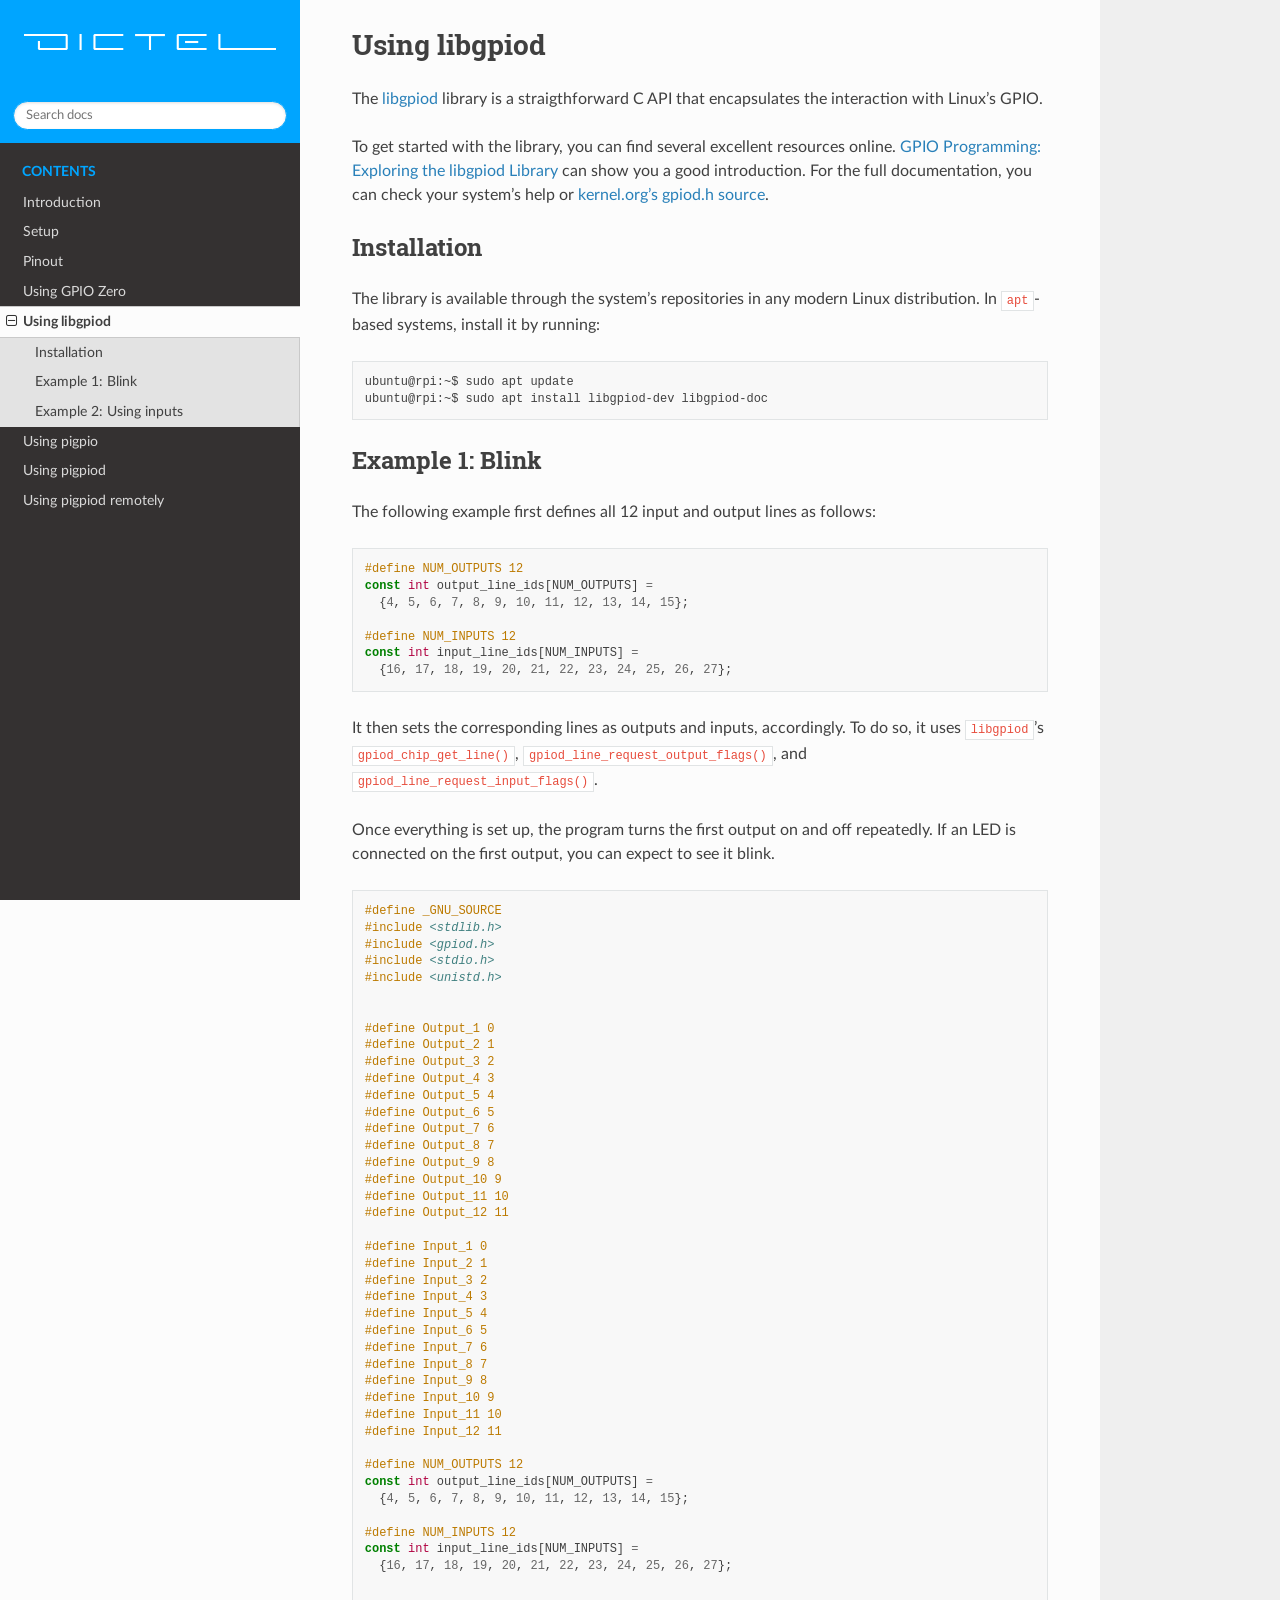
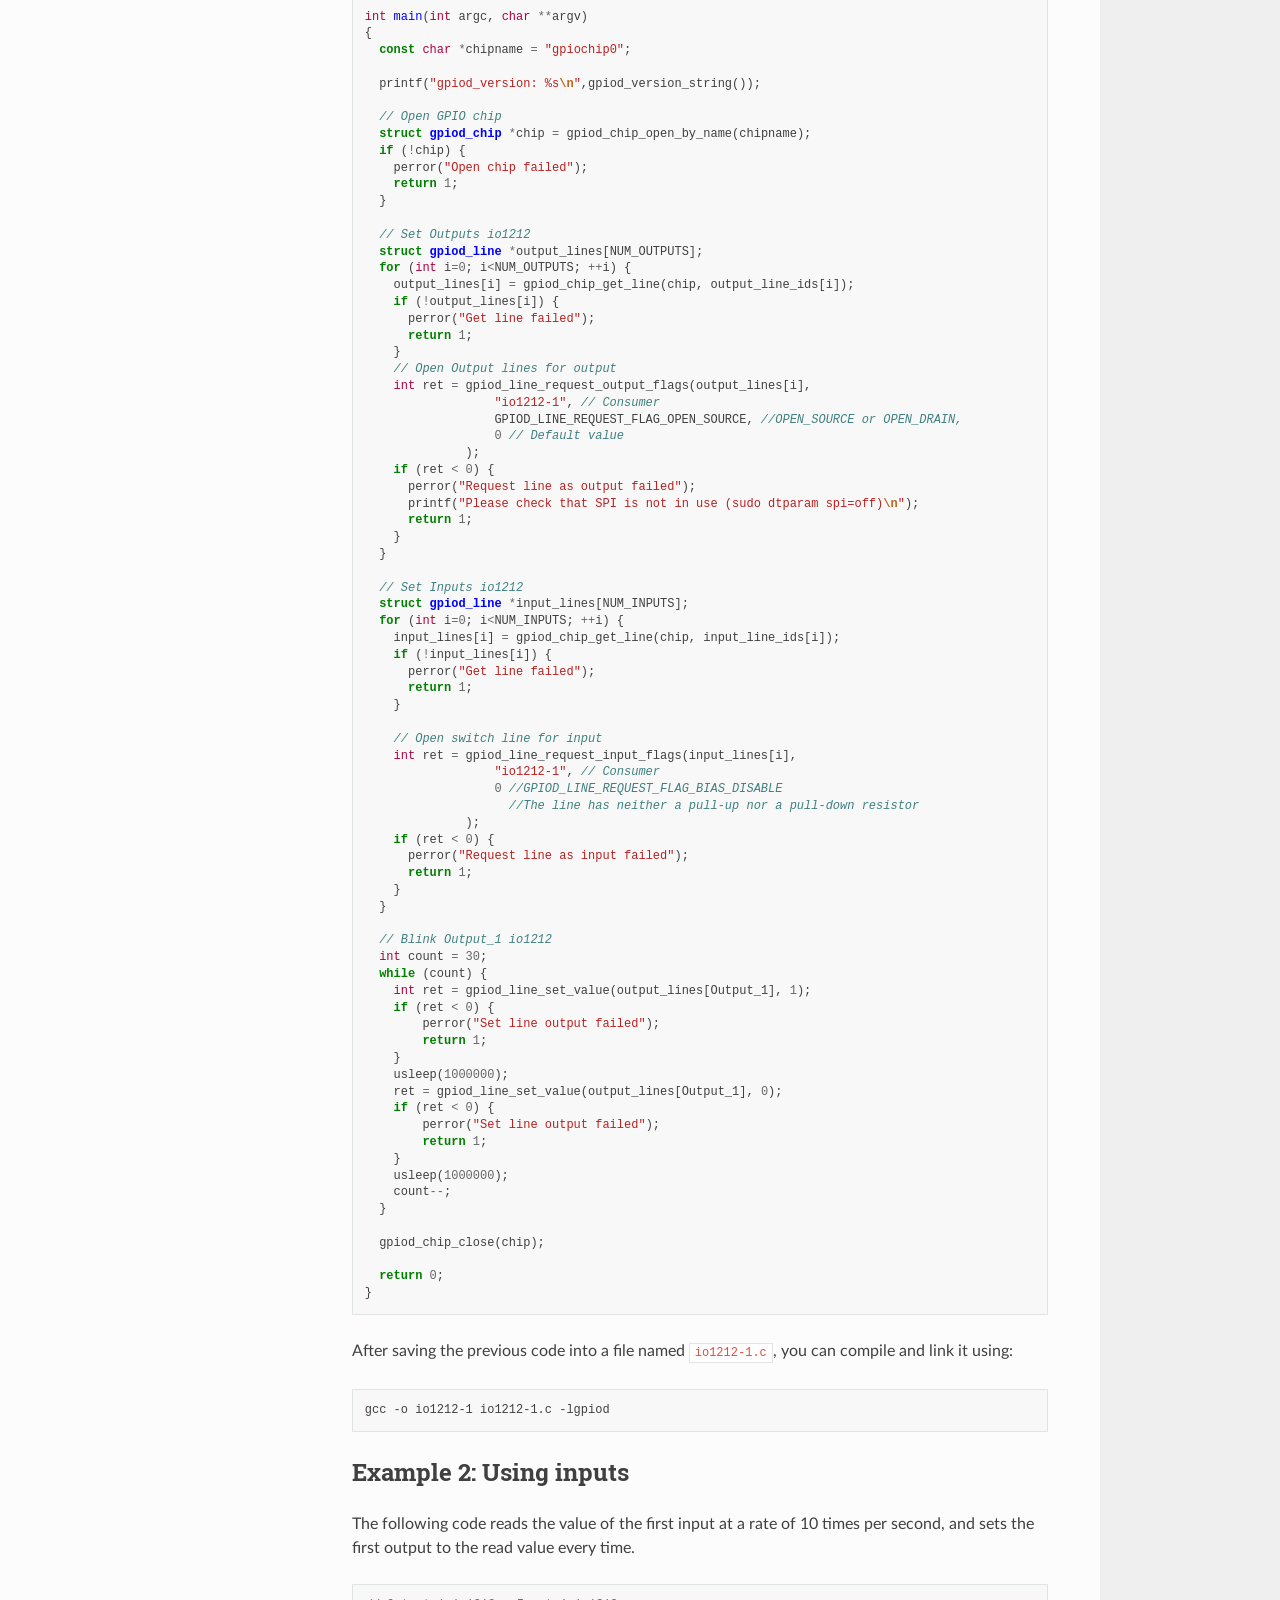
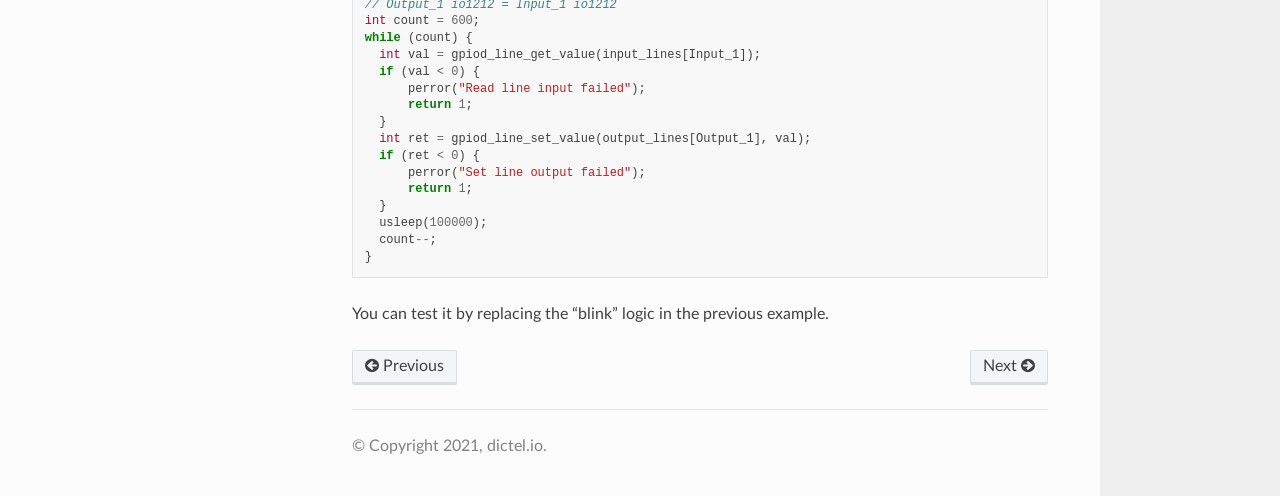
<file: html/libgpiod.html>
<!DOCTYPE html>
<html class="writer-html5" lang="en" >
<head>
  <meta charset="utf-8" /><meta name="generator" content="Docutils 0.17.1: http://docutils.sourceforge.net/" />

  <meta name="viewport" content="width=device-width, initial-scale=1.0" />
  <title>Using libgpiod &mdash; Dictel io1212</title>
      <link rel="stylesheet" href="_static/pygments.css" type="text/css" />
      <link rel="stylesheet" href="_static/css/theme.css" type="text/css" />
      <link rel="stylesheet" href="_static/color.css" type="text/css" />
    <link rel="shortcut icon" href="_static/dictel_exported.svg"/>
    <link rel="canonical" href="https://www.dictel.io/io1212/libgpiod.html" />
  <!--[if lt IE 9]>
    <script src="_static/js/html5shiv.min.js"></script>
  <![endif]-->
  
        <script data-url_root="./" id="documentation_options" src="_static/documentation_options.js"></script>
        <script src="_static/jquery.js"></script>
        <script src="_static/underscore.js"></script>
        <script src="_static/doctools.js"></script>
    <script src="_static/js/theme.js"></script>
    <link rel="index" title="Index" href="genindex.html" />
    <link rel="search" title="Search" href="search.html" />
    <link rel="next" title="Using pigpio" href="pigpio.html" />
    <link rel="prev" title="Using GPIO Zero" href="gpio_zero.html" />
    <!--script async src="https://www.googletagmanager.com/gtag/js?id=G-EJG1VJMZER"></script>
    <script>
      window.dataLayer = window.dataLayer || [];
      function gtag(){dataLayer.push(arguments);}
      gtag('js', new Date());
      gtag('config', 'G-EJG1VJMZER');
    </script-->
     

</head>

<body class="wy-body-for-nav"> 
  <div class="wy-grid-for-nav">
    <nav data-toggle="wy-nav-shift" class="wy-nav-side">
      <div class="wy-side-scroll">
        <div class="wy-side-nav-search" >
            <a href="index.html">
            <img src="_static/dictel_v1.0_exported_white.svg" class="logo" alt="Logo"/>
          </a>
<div role="search">
  <form id="rtd-search-form" class="wy-form" action="search.html" method="get">
    <input type="text" name="q" placeholder="Search docs" />
    <input type="hidden" name="check_keywords" value="yes" />
    <input type="hidden" name="area" value="default" />
  </form>
</div>
        </div><div class="wy-menu wy-menu-vertical" data-spy="affix" role="navigation" aria-label="Navigation menu">
              <p class="caption" role="heading"><span class="caption-text">Contents</span></p>
<ul class="current">
<li class="toctree-l1"><a class="reference internal" href="index.html">Introduction</a></li>
<li class="toctree-l1"><a class="reference internal" href="intro.html">Setup</a></li>
<li class="toctree-l1"><a class="reference internal" href="intro.html#pinout">Pinout</a></li>
<li class="toctree-l1"><a class="reference internal" href="gpio_zero.html">Using GPIO Zero</a></li>
<li class="toctree-l1 current"><a class="current reference internal" href="#">Using libgpiod</a><ul>
<li class="toctree-l2"><a class="reference internal" href="#installation">Installation</a></li>
<li class="toctree-l2"><a class="reference internal" href="#example-1-blink">Example 1: Blink</a></li>
<li class="toctree-l2"><a class="reference internal" href="#example-2-using-inputs">Example 2: Using inputs</a></li>
</ul>
</li>
<li class="toctree-l1"><a class="reference internal" href="pigpio.html">Using pigpio</a></li>
<li class="toctree-l1"><a class="reference internal" href="pigpiod.html">Using pigpiod</a></li>
<li class="toctree-l1"><a class="reference internal" href="pigpiod_remote.html">Using pigpiod remotely</a></li>
</ul>

        </div>
      </div>
    </nav>

    <section data-toggle="wy-nav-shift" class="wy-nav-content-wrap"><nav class="wy-nav-top" aria-label="Mobile navigation menu" >
          <i data-toggle="wy-nav-top" class="fa fa-bars"></i>
          <a href="index.html">Dictel io1212</a>
      </nav>

      <div class="wy-nav-content">
        <div class="rst-content">
          <!-- Dictel -->
          <div role="main" class="document" itemscope="itemscope" itemtype="http://schema.org/Article">
           <div itemprop="articleBody">
             
  <section id="using-libgpiod">
<span id="libgpiod-usage"></span><h1>Using libgpiod<a class="headerlink" href="#using-libgpiod" title="Permalink to this headline"></a></h1>
<p>The <a class="reference external" href="https://git.kernel.org/pub/scm/libs/libgpiod/libgpiod.git/plain/README">libgpiod</a> library is a straigthforward C API that encapsulates the interaction with Linux’s GPIO.</p>
<p>To get started with the library, you can find several excellent resources online. <a class="reference external" href="https://www.ics.com/blog/gpio-programming-exploring-libgpiod-library">GPIO Programming: Exploring the libgpiod Library</a> can show you a good introduction. For the full documentation, you can check your system’s help or <a class="reference external" href="https://git.kernel.org/pub/scm/libs/libgpiod/libgpiod.git/tree/include/gpiod.h">kernel.org’s gpiod.h source</a>.</p>
<section id="installation">
<h2>Installation<a class="headerlink" href="#installation" title="Permalink to this headline"></a></h2>
<p>The library is available through the system’s repositories in any modern Linux distribution. In <code class="docutils literal notranslate"><span class="pre">apt</span></code>-based systems, install it by running:</p>
<div class="highlight-bash notranslate"><div class="highlight"><pre><span></span>ubuntu@rpi:~$ sudo apt update
ubuntu@rpi:~$ sudo apt install libgpiod-dev libgpiod-doc
</pre></div>
</div>
</section>
<section id="example-1-blink">
<h2>Example 1: Blink<a class="headerlink" href="#example-1-blink" title="Permalink to this headline"></a></h2>
<p>The following example first defines all 12 input and output lines as follows:</p>
<div class="highlight-C notranslate"><div class="highlight"><pre><span></span><span class="cp">#define NUM_OUTPUTS 12</span>
<span class="k">const</span><span class="w"> </span><span class="kt">int</span><span class="w"> </span><span class="n">output_line_ids</span><span class="p">[</span><span class="n">NUM_OUTPUTS</span><span class="p">]</span><span class="w"> </span><span class="o">=</span><span class="w"></span>
<span class="w">  </span><span class="p">{</span><span class="mi">4</span><span class="p">,</span><span class="w"> </span><span class="mi">5</span><span class="p">,</span><span class="w"> </span><span class="mi">6</span><span class="p">,</span><span class="w"> </span><span class="mi">7</span><span class="p">,</span><span class="w"> </span><span class="mi">8</span><span class="p">,</span><span class="w"> </span><span class="mi">9</span><span class="p">,</span><span class="w"> </span><span class="mi">10</span><span class="p">,</span><span class="w"> </span><span class="mi">11</span><span class="p">,</span><span class="w"> </span><span class="mi">12</span><span class="p">,</span><span class="w"> </span><span class="mi">13</span><span class="p">,</span><span class="w"> </span><span class="mi">14</span><span class="p">,</span><span class="w"> </span><span class="mi">15</span><span class="p">};</span><span class="w"></span>

<span class="cp">#define NUM_INPUTS 12</span>
<span class="k">const</span><span class="w"> </span><span class="kt">int</span><span class="w"> </span><span class="n">input_line_ids</span><span class="p">[</span><span class="n">NUM_INPUTS</span><span class="p">]</span><span class="w"> </span><span class="o">=</span><span class="w"></span>
<span class="w">  </span><span class="p">{</span><span class="mi">16</span><span class="p">,</span><span class="w"> </span><span class="mi">17</span><span class="p">,</span><span class="w"> </span><span class="mi">18</span><span class="p">,</span><span class="w"> </span><span class="mi">19</span><span class="p">,</span><span class="w"> </span><span class="mi">20</span><span class="p">,</span><span class="w"> </span><span class="mi">21</span><span class="p">,</span><span class="w"> </span><span class="mi">22</span><span class="p">,</span><span class="w"> </span><span class="mi">23</span><span class="p">,</span><span class="w"> </span><span class="mi">24</span><span class="p">,</span><span class="w"> </span><span class="mi">25</span><span class="p">,</span><span class="w"> </span><span class="mi">26</span><span class="p">,</span><span class="w"> </span><span class="mi">27</span><span class="p">};</span><span class="w"></span>
</pre></div>
</div>
<p>It then sets the corresponding lines as outputs and inputs, accordingly. To do so, it uses <code class="docutils literal notranslate"><span class="pre">libgpiod</span></code>’s <code class="code codec C docutils literal notranslate"><span class="name"><span class="pre">gpiod_chip_get_line</span></span><span class="punctuation"><span class="pre">()</span></span></code>, <code class="code codec C docutils literal notranslate"><span class="name"><span class="pre">gpiod_line_request_output_flags</span></span><span class="punctuation"><span class="pre">()</span></span></code>, and <code class="code codec C docutils literal notranslate"><span class="name"><span class="pre">gpiod_line_request_input_flags</span></span><span class="punctuation"><span class="pre">()</span></span></code>.</p>
<p>Once everything is set up, the program turns the first output on and off repeatedly. If an LED is connected on the first output, you can expect to see it blink.</p>
<div class="highlight-C notranslate"><div class="highlight"><pre><span></span><span class="cp">#define _GNU_SOURCE</span>
<span class="cp">#include</span><span class="w"> </span><span class="cpf">&lt;stdlib.h&gt;</span><span class="cp"></span>
<span class="cp">#include</span><span class="w"> </span><span class="cpf">&lt;gpiod.h&gt;</span><span class="cp"></span>
<span class="cp">#include</span><span class="w"> </span><span class="cpf">&lt;stdio.h&gt;</span><span class="cp"></span>
<span class="cp">#include</span><span class="w"> </span><span class="cpf">&lt;unistd.h&gt;</span><span class="cp"></span>


<span class="cp">#define Output_1 0</span>
<span class="cp">#define Output_2 1</span>
<span class="cp">#define Output_3 2</span>
<span class="cp">#define Output_4 3</span>
<span class="cp">#define Output_5 4</span>
<span class="cp">#define Output_6 5</span>
<span class="cp">#define Output_7 6</span>
<span class="cp">#define Output_8 7</span>
<span class="cp">#define Output_9 8</span>
<span class="cp">#define Output_10 9</span>
<span class="cp">#define Output_11 10</span>
<span class="cp">#define Output_12 11</span>

<span class="cp">#define Input_1 0</span>
<span class="cp">#define Input_2 1</span>
<span class="cp">#define Input_3 2</span>
<span class="cp">#define Input_4 3</span>
<span class="cp">#define Input_5 4</span>
<span class="cp">#define Input_6 5</span>
<span class="cp">#define Input_7 6</span>
<span class="cp">#define Input_8 7</span>
<span class="cp">#define Input_9 8</span>
<span class="cp">#define Input_10 9</span>
<span class="cp">#define Input_11 10</span>
<span class="cp">#define Input_12 11</span>

<span class="cp">#define NUM_OUTPUTS 12</span>
<span class="k">const</span><span class="w"> </span><span class="kt">int</span><span class="w"> </span><span class="n">output_line_ids</span><span class="p">[</span><span class="n">NUM_OUTPUTS</span><span class="p">]</span><span class="w"> </span><span class="o">=</span><span class="w"></span>
<span class="w">  </span><span class="p">{</span><span class="mi">4</span><span class="p">,</span><span class="w"> </span><span class="mi">5</span><span class="p">,</span><span class="w"> </span><span class="mi">6</span><span class="p">,</span><span class="w"> </span><span class="mi">7</span><span class="p">,</span><span class="w"> </span><span class="mi">8</span><span class="p">,</span><span class="w"> </span><span class="mi">9</span><span class="p">,</span><span class="w"> </span><span class="mi">10</span><span class="p">,</span><span class="w"> </span><span class="mi">11</span><span class="p">,</span><span class="w"> </span><span class="mi">12</span><span class="p">,</span><span class="w"> </span><span class="mi">13</span><span class="p">,</span><span class="w"> </span><span class="mi">14</span><span class="p">,</span><span class="w"> </span><span class="mi">15</span><span class="p">};</span><span class="w"></span>

<span class="cp">#define NUM_INPUTS 12</span>
<span class="k">const</span><span class="w"> </span><span class="kt">int</span><span class="w"> </span><span class="n">input_line_ids</span><span class="p">[</span><span class="n">NUM_INPUTS</span><span class="p">]</span><span class="w"> </span><span class="o">=</span><span class="w"></span>
<span class="w">  </span><span class="p">{</span><span class="mi">16</span><span class="p">,</span><span class="w"> </span><span class="mi">17</span><span class="p">,</span><span class="w"> </span><span class="mi">18</span><span class="p">,</span><span class="w"> </span><span class="mi">19</span><span class="p">,</span><span class="w"> </span><span class="mi">20</span><span class="p">,</span><span class="w"> </span><span class="mi">21</span><span class="p">,</span><span class="w"> </span><span class="mi">22</span><span class="p">,</span><span class="w"> </span><span class="mi">23</span><span class="p">,</span><span class="w"> </span><span class="mi">24</span><span class="p">,</span><span class="w"> </span><span class="mi">25</span><span class="p">,</span><span class="w"> </span><span class="mi">26</span><span class="p">,</span><span class="w"> </span><span class="mi">27</span><span class="p">};</span><span class="w"></span>


<span class="kt">int</span><span class="w"> </span><span class="nf">main</span><span class="p">(</span><span class="kt">int</span><span class="w"> </span><span class="n">argc</span><span class="p">,</span><span class="w"> </span><span class="kt">char</span><span class="w"> </span><span class="o">**</span><span class="n">argv</span><span class="p">)</span><span class="w"></span>
<span class="p">{</span><span class="w"></span>
<span class="w">  </span><span class="k">const</span><span class="w"> </span><span class="kt">char</span><span class="w"> </span><span class="o">*</span><span class="n">chipname</span><span class="w"> </span><span class="o">=</span><span class="w"> </span><span class="s">&quot;gpiochip0&quot;</span><span class="p">;</span><span class="w"></span>

<span class="w">  </span><span class="n">printf</span><span class="p">(</span><span class="s">&quot;gpiod_version: %s</span><span class="se">\n</span><span class="s">&quot;</span><span class="p">,</span><span class="n">gpiod_version_string</span><span class="p">());</span><span class="w"></span>

<span class="w">  </span><span class="c1">// Open GPIO chip</span>
<span class="w">  </span><span class="k">struct</span> <span class="nc">gpiod_chip</span><span class="w"> </span><span class="o">*</span><span class="n">chip</span><span class="w"> </span><span class="o">=</span><span class="w"> </span><span class="n">gpiod_chip_open_by_name</span><span class="p">(</span><span class="n">chipname</span><span class="p">);</span><span class="w"></span>
<span class="w">  </span><span class="k">if</span><span class="w"> </span><span class="p">(</span><span class="o">!</span><span class="n">chip</span><span class="p">)</span><span class="w"> </span><span class="p">{</span><span class="w"></span>
<span class="w">    </span><span class="n">perror</span><span class="p">(</span><span class="s">&quot;Open chip failed&quot;</span><span class="p">);</span><span class="w"></span>
<span class="w">    </span><span class="k">return</span><span class="w"> </span><span class="mi">1</span><span class="p">;</span><span class="w"></span>
<span class="w">  </span><span class="p">}</span><span class="w"></span>

<span class="w">  </span><span class="c1">// Set Outputs io1212</span>
<span class="w">  </span><span class="k">struct</span> <span class="nc">gpiod_line</span><span class="w"> </span><span class="o">*</span><span class="n">output_lines</span><span class="p">[</span><span class="n">NUM_OUTPUTS</span><span class="p">];</span><span class="w"></span>
<span class="w">  </span><span class="k">for</span><span class="w"> </span><span class="p">(</span><span class="kt">int</span><span class="w"> </span><span class="n">i</span><span class="o">=</span><span class="mi">0</span><span class="p">;</span><span class="w"> </span><span class="n">i</span><span class="o">&lt;</span><span class="n">NUM_OUTPUTS</span><span class="p">;</span><span class="w"> </span><span class="o">++</span><span class="n">i</span><span class="p">)</span><span class="w"> </span><span class="p">{</span><span class="w"></span>
<span class="w">    </span><span class="n">output_lines</span><span class="p">[</span><span class="n">i</span><span class="p">]</span><span class="w"> </span><span class="o">=</span><span class="w"> </span><span class="n">gpiod_chip_get_line</span><span class="p">(</span><span class="n">chip</span><span class="p">,</span><span class="w"> </span><span class="n">output_line_ids</span><span class="p">[</span><span class="n">i</span><span class="p">]);</span><span class="w"></span>
<span class="w">    </span><span class="k">if</span><span class="w"> </span><span class="p">(</span><span class="o">!</span><span class="n">output_lines</span><span class="p">[</span><span class="n">i</span><span class="p">])</span><span class="w"> </span><span class="p">{</span><span class="w"></span>
<span class="w">      </span><span class="n">perror</span><span class="p">(</span><span class="s">&quot;Get line failed&quot;</span><span class="p">);</span><span class="w"></span>
<span class="w">      </span><span class="k">return</span><span class="w"> </span><span class="mi">1</span><span class="p">;</span><span class="w"></span>
<span class="w">    </span><span class="p">}</span><span class="w"></span>
<span class="w">    </span><span class="c1">// Open Output lines for output</span>
<span class="w">    </span><span class="kt">int</span><span class="w"> </span><span class="n">ret</span><span class="w"> </span><span class="o">=</span><span class="w"> </span><span class="n">gpiod_line_request_output_flags</span><span class="p">(</span><span class="n">output_lines</span><span class="p">[</span><span class="n">i</span><span class="p">],</span><span class="w"></span>
<span class="w">	          </span><span class="s">&quot;io1212-1&quot;</span><span class="p">,</span><span class="w"> </span><span class="c1">// Consumer</span>
<span class="w">		  </span><span class="n">GPIOD_LINE_REQUEST_FLAG_OPEN_SOURCE</span><span class="p">,</span><span class="w"> </span><span class="c1">//OPEN_SOURCE or OPEN_DRAIN,</span>
<span class="w">		  </span><span class="mi">0</span><span class="w"> </span><span class="c1">// Default value</span>
<span class="w">	      </span><span class="p">);</span><span class="w"></span>
<span class="w">    </span><span class="k">if</span><span class="w"> </span><span class="p">(</span><span class="n">ret</span><span class="w"> </span><span class="o">&lt;</span><span class="w"> </span><span class="mi">0</span><span class="p">)</span><span class="w"> </span><span class="p">{</span><span class="w"></span>
<span class="w">      </span><span class="n">perror</span><span class="p">(</span><span class="s">&quot;Request line as output failed&quot;</span><span class="p">);</span><span class="w"></span>
<span class="w">      </span><span class="n">printf</span><span class="p">(</span><span class="s">&quot;Please check that SPI is not in use (sudo dtparam spi=off)</span><span class="se">\n</span><span class="s">&quot;</span><span class="p">);</span><span class="w"></span>
<span class="w">      </span><span class="k">return</span><span class="w"> </span><span class="mi">1</span><span class="p">;</span><span class="w"></span>
<span class="w">    </span><span class="p">}</span><span class="w"></span>
<span class="w">  </span><span class="p">}</span><span class="w"></span>

<span class="w">  </span><span class="c1">// Set Inputs io1212</span>
<span class="w">  </span><span class="k">struct</span> <span class="nc">gpiod_line</span><span class="w"> </span><span class="o">*</span><span class="n">input_lines</span><span class="p">[</span><span class="n">NUM_INPUTS</span><span class="p">];</span><span class="w"></span>
<span class="w">  </span><span class="k">for</span><span class="w"> </span><span class="p">(</span><span class="kt">int</span><span class="w"> </span><span class="n">i</span><span class="o">=</span><span class="mi">0</span><span class="p">;</span><span class="w"> </span><span class="n">i</span><span class="o">&lt;</span><span class="n">NUM_INPUTS</span><span class="p">;</span><span class="w"> </span><span class="o">++</span><span class="n">i</span><span class="p">)</span><span class="w"> </span><span class="p">{</span><span class="w"></span>
<span class="w">    </span><span class="n">input_lines</span><span class="p">[</span><span class="n">i</span><span class="p">]</span><span class="w"> </span><span class="o">=</span><span class="w"> </span><span class="n">gpiod_chip_get_line</span><span class="p">(</span><span class="n">chip</span><span class="p">,</span><span class="w"> </span><span class="n">input_line_ids</span><span class="p">[</span><span class="n">i</span><span class="p">]);</span><span class="w"></span>
<span class="w">    </span><span class="k">if</span><span class="w"> </span><span class="p">(</span><span class="o">!</span><span class="n">input_lines</span><span class="p">[</span><span class="n">i</span><span class="p">])</span><span class="w"> </span><span class="p">{</span><span class="w"></span>
<span class="w">      </span><span class="n">perror</span><span class="p">(</span><span class="s">&quot;Get line failed&quot;</span><span class="p">);</span><span class="w"></span>
<span class="w">      </span><span class="k">return</span><span class="w"> </span><span class="mi">1</span><span class="p">;</span><span class="w"></span>
<span class="w">    </span><span class="p">}</span><span class="w"></span>

<span class="w">    </span><span class="c1">// Open switch line for input</span>
<span class="w">    </span><span class="kt">int</span><span class="w"> </span><span class="n">ret</span><span class="w"> </span><span class="o">=</span><span class="w"> </span><span class="n">gpiod_line_request_input_flags</span><span class="p">(</span><span class="n">input_lines</span><span class="p">[</span><span class="n">i</span><span class="p">],</span><span class="w"></span>
<span class="w">  	          </span><span class="s">&quot;io1212-1&quot;</span><span class="p">,</span><span class="w"> </span><span class="c1">// Consumer</span>
<span class="w">		  </span><span class="mi">0</span><span class="w"> </span><span class="c1">//GPIOD_LINE_REQUEST_FLAG_BIAS_DISABLE</span>
<span class="w">		    </span><span class="c1">//The line has neither a pull-up nor a pull-down resistor</span>
<span class="w">	      </span><span class="p">);</span><span class="w"></span>
<span class="w">    </span><span class="k">if</span><span class="w"> </span><span class="p">(</span><span class="n">ret</span><span class="w"> </span><span class="o">&lt;</span><span class="w"> </span><span class="mi">0</span><span class="p">)</span><span class="w"> </span><span class="p">{</span><span class="w"></span>
<span class="w">      </span><span class="n">perror</span><span class="p">(</span><span class="s">&quot;Request line as input failed&quot;</span><span class="p">);</span><span class="w"></span>
<span class="w">      </span><span class="k">return</span><span class="w"> </span><span class="mi">1</span><span class="p">;</span><span class="w"></span>
<span class="w">    </span><span class="p">}</span><span class="w"></span>
<span class="w">  </span><span class="p">}</span><span class="w"></span>

<span class="w">  </span><span class="c1">// Blink Output_1 io1212</span>
<span class="w">  </span><span class="kt">int</span><span class="w"> </span><span class="n">count</span><span class="w"> </span><span class="o">=</span><span class="w"> </span><span class="mi">30</span><span class="p">;</span><span class="w"></span>
<span class="w">  </span><span class="k">while</span><span class="w"> </span><span class="p">(</span><span class="n">count</span><span class="p">)</span><span class="w"> </span><span class="p">{</span><span class="w"></span>
<span class="w">    </span><span class="kt">int</span><span class="w"> </span><span class="n">ret</span><span class="w"> </span><span class="o">=</span><span class="w"> </span><span class="n">gpiod_line_set_value</span><span class="p">(</span><span class="n">output_lines</span><span class="p">[</span><span class="n">Output_1</span><span class="p">],</span><span class="w"> </span><span class="mi">1</span><span class="p">);</span><span class="w"></span>
<span class="w">    </span><span class="k">if</span><span class="w"> </span><span class="p">(</span><span class="n">ret</span><span class="w"> </span><span class="o">&lt;</span><span class="w"> </span><span class="mi">0</span><span class="p">)</span><span class="w"> </span><span class="p">{</span><span class="w"></span>
<span class="w">	</span><span class="n">perror</span><span class="p">(</span><span class="s">&quot;Set line output failed&quot;</span><span class="p">);</span><span class="w"></span>
<span class="w">	</span><span class="k">return</span><span class="w"> </span><span class="mi">1</span><span class="p">;</span><span class="w"></span>
<span class="w">    </span><span class="p">}</span><span class="w"></span>
<span class="w">    </span><span class="n">usleep</span><span class="p">(</span><span class="mi">1000000</span><span class="p">);</span><span class="w"></span>
<span class="w">    </span><span class="n">ret</span><span class="w"> </span><span class="o">=</span><span class="w"> </span><span class="n">gpiod_line_set_value</span><span class="p">(</span><span class="n">output_lines</span><span class="p">[</span><span class="n">Output_1</span><span class="p">],</span><span class="w"> </span><span class="mi">0</span><span class="p">);</span><span class="w"></span>
<span class="w">    </span><span class="k">if</span><span class="w"> </span><span class="p">(</span><span class="n">ret</span><span class="w"> </span><span class="o">&lt;</span><span class="w"> </span><span class="mi">0</span><span class="p">)</span><span class="w"> </span><span class="p">{</span><span class="w"></span>
<span class="w">	</span><span class="n">perror</span><span class="p">(</span><span class="s">&quot;Set line output failed&quot;</span><span class="p">);</span><span class="w"></span>
<span class="w">	</span><span class="k">return</span><span class="w"> </span><span class="mi">1</span><span class="p">;</span><span class="w"></span>
<span class="w">    </span><span class="p">}</span><span class="w"></span>
<span class="w">    </span><span class="n">usleep</span><span class="p">(</span><span class="mi">1000000</span><span class="p">);</span><span class="w"></span>
<span class="w">    </span><span class="n">count</span><span class="o">--</span><span class="p">;</span><span class="w"></span>
<span class="w">  </span><span class="p">}</span><span class="w"></span>

<span class="w">  </span><span class="n">gpiod_chip_close</span><span class="p">(</span><span class="n">chip</span><span class="p">);</span><span class="w"></span>

<span class="w">  </span><span class="k">return</span><span class="w"> </span><span class="mi">0</span><span class="p">;</span><span class="w"></span>
<span class="p">}</span><span class="w"></span>
</pre></div>
</div>
<p>After saving the previous code into a file named <code class="docutils literal notranslate"><span class="pre">io1212-1.c</span></code>, you can compile and link it using:</p>
<div class="highlight-bash notranslate"><div class="highlight"><pre><span></span>gcc -o io1212-1 io1212-1.c -lgpiod
</pre></div>
</div>
</section>
<section id="example-2-using-inputs">
<h2>Example 2: Using inputs<a class="headerlink" href="#example-2-using-inputs" title="Permalink to this headline"></a></h2>
<p>The following code reads the value of the first input at a rate of 10 times per second, and sets the first output to the read value every time.</p>
<div class="highlight-C notranslate"><div class="highlight"><pre><span></span><span class="c1">// Output_1 io1212 = Input_1 io1212</span>
<span class="kt">int</span><span class="w"> </span><span class="n">count</span><span class="w"> </span><span class="o">=</span><span class="w"> </span><span class="mi">600</span><span class="p">;</span><span class="w"></span>
<span class="k">while</span><span class="w"> </span><span class="p">(</span><span class="n">count</span><span class="p">)</span><span class="w"> </span><span class="p">{</span><span class="w"></span>
<span class="w">  </span><span class="kt">int</span><span class="w"> </span><span class="n">val</span><span class="w"> </span><span class="o">=</span><span class="w"> </span><span class="n">gpiod_line_get_value</span><span class="p">(</span><span class="n">input_lines</span><span class="p">[</span><span class="n">Input_1</span><span class="p">]);</span><span class="w"></span>
<span class="w">  </span><span class="k">if</span><span class="w"> </span><span class="p">(</span><span class="n">val</span><span class="w"> </span><span class="o">&lt;</span><span class="w"> </span><span class="mi">0</span><span class="p">)</span><span class="w"> </span><span class="p">{</span><span class="w"></span>
<span class="w">      </span><span class="n">perror</span><span class="p">(</span><span class="s">&quot;Read line input failed&quot;</span><span class="p">);</span><span class="w"></span>
<span class="w">      </span><span class="k">return</span><span class="w"> </span><span class="mi">1</span><span class="p">;</span><span class="w"></span>
<span class="w">  </span><span class="p">}</span><span class="w"></span>
<span class="w">  </span><span class="kt">int</span><span class="w"> </span><span class="n">ret</span><span class="w"> </span><span class="o">=</span><span class="w"> </span><span class="n">gpiod_line_set_value</span><span class="p">(</span><span class="n">output_lines</span><span class="p">[</span><span class="n">Output_1</span><span class="p">],</span><span class="w"> </span><span class="n">val</span><span class="p">);</span><span class="w"></span>
<span class="w">  </span><span class="k">if</span><span class="w"> </span><span class="p">(</span><span class="n">ret</span><span class="w"> </span><span class="o">&lt;</span><span class="w"> </span><span class="mi">0</span><span class="p">)</span><span class="w"> </span><span class="p">{</span><span class="w"></span>
<span class="w">      </span><span class="n">perror</span><span class="p">(</span><span class="s">&quot;Set line output failed&quot;</span><span class="p">);</span><span class="w"></span>
<span class="w">      </span><span class="k">return</span><span class="w"> </span><span class="mi">1</span><span class="p">;</span><span class="w"></span>
<span class="w">  </span><span class="p">}</span><span class="w"></span>
<span class="w">  </span><span class="n">usleep</span><span class="p">(</span><span class="mi">100000</span><span class="p">);</span><span class="w"></span>
<span class="w">  </span><span class="n">count</span><span class="o">--</span><span class="p">;</span><span class="w"></span>
<span class="p">}</span><span class="w"></span>
</pre></div>
</div>
<p>You can test it by replacing the “blink” logic in the previous example.</p>
</section>
</section>


           </div>
          </div>
          <footer><div class="rst-footer-buttons" role="navigation" aria-label="Footer">
        <a href="gpio_zero.html" class="btn btn-neutral float-left" title="Using GPIO Zero" accesskey="p" rel="prev"><span class="fa fa-arrow-circle-left" aria-hidden="true"></span> Previous</a>
        <a href="pigpio.html" class="btn btn-neutral float-right" title="Using pigpio" accesskey="n" rel="next">Next <span class="fa fa-arrow-circle-right" aria-hidden="true"></span></a>
    </div>

  <hr/>

  <div role="contentinfo">
    <p>&#169; Copyright 2021, dictel.io.</p>
  </div>

   

</footer>
        </div>
      </div>
    </section>
  </div>
  <script>
      jQuery(function () {
          SphinxRtdTheme.Navigation.enable(true);
      });
  </script>
    <!-- Theme Analytics -->
    <script async src="https://www.googletagmanager.com/gtag/js?id=G-EJG1VJMZER"></script>
    <script>
      window.dataLayer = window.dataLayer || [];
      function gtag(){dataLayer.push(arguments);}
      gtag('js', new Date());

      gtag('config', 'G-EJG1VJMZER', {
          'anonymize_ip': false,
      });
    </script> 

</body>
</html>
</file>
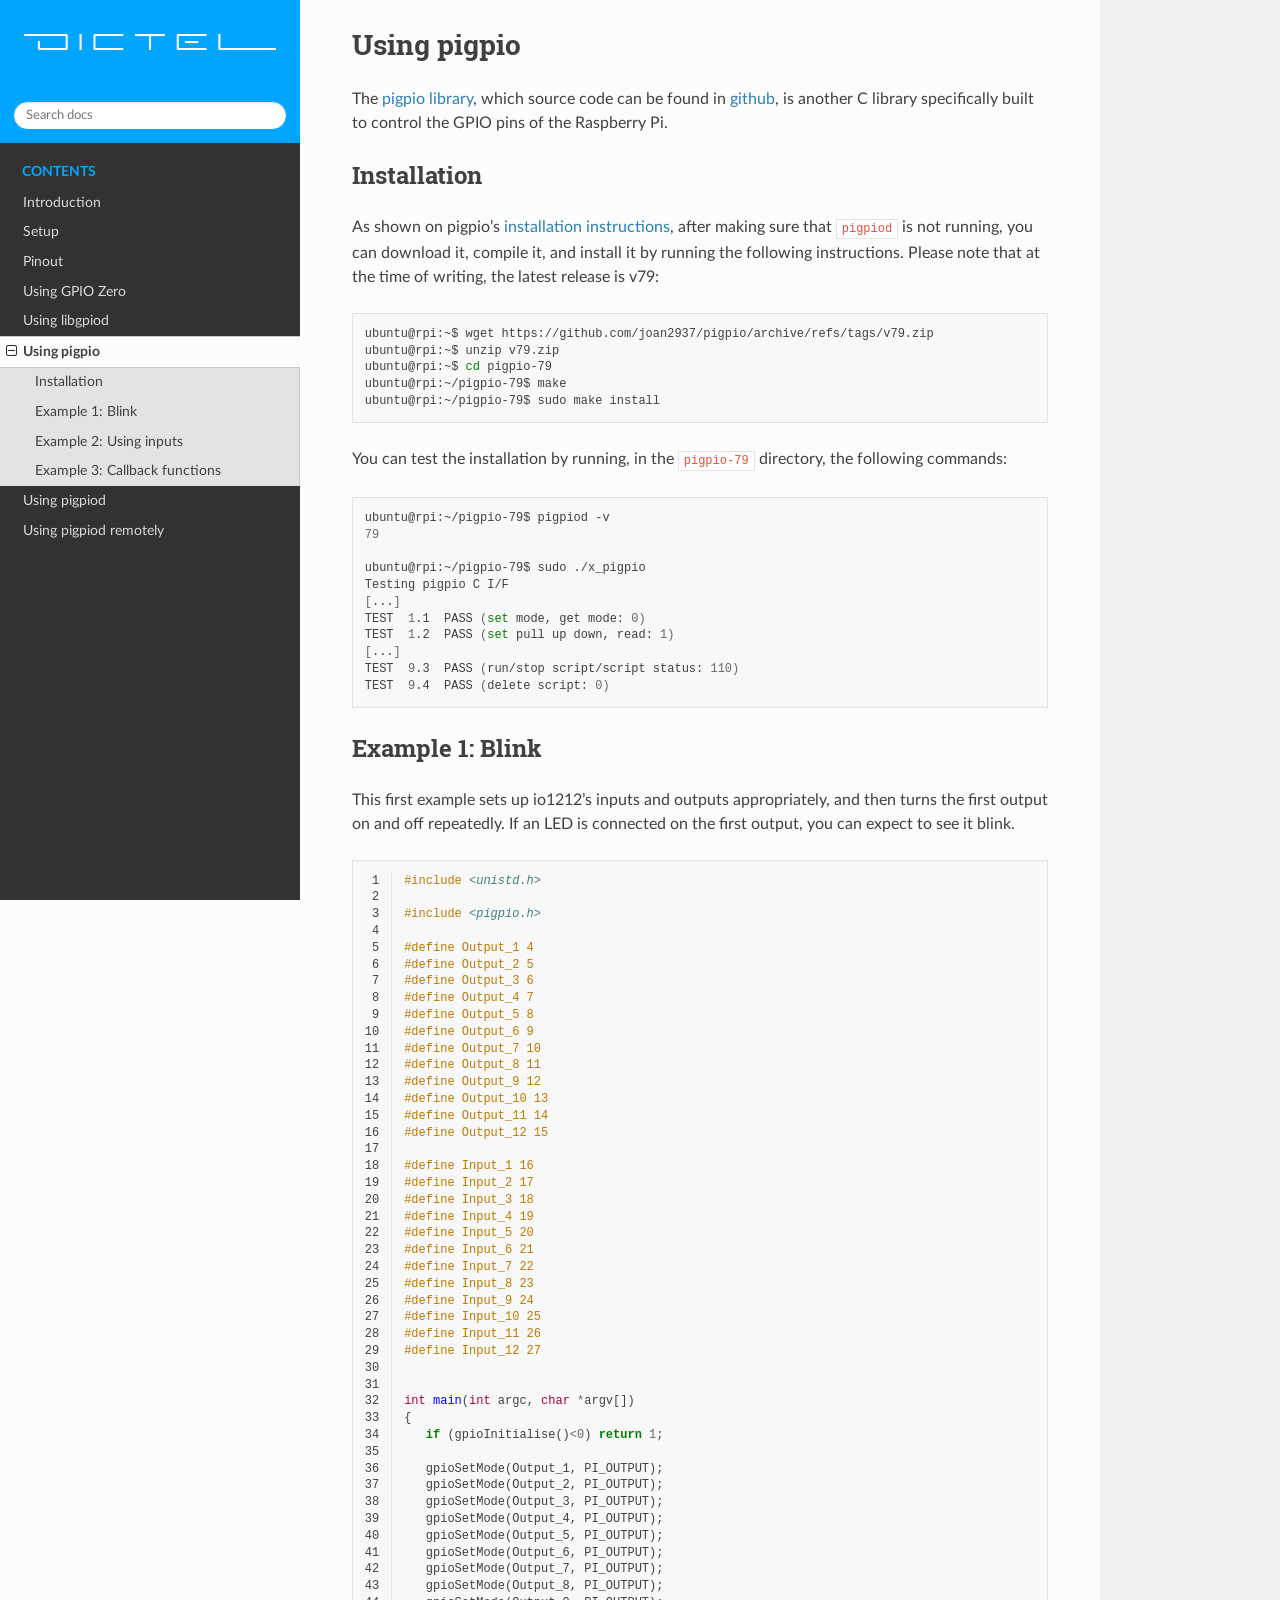
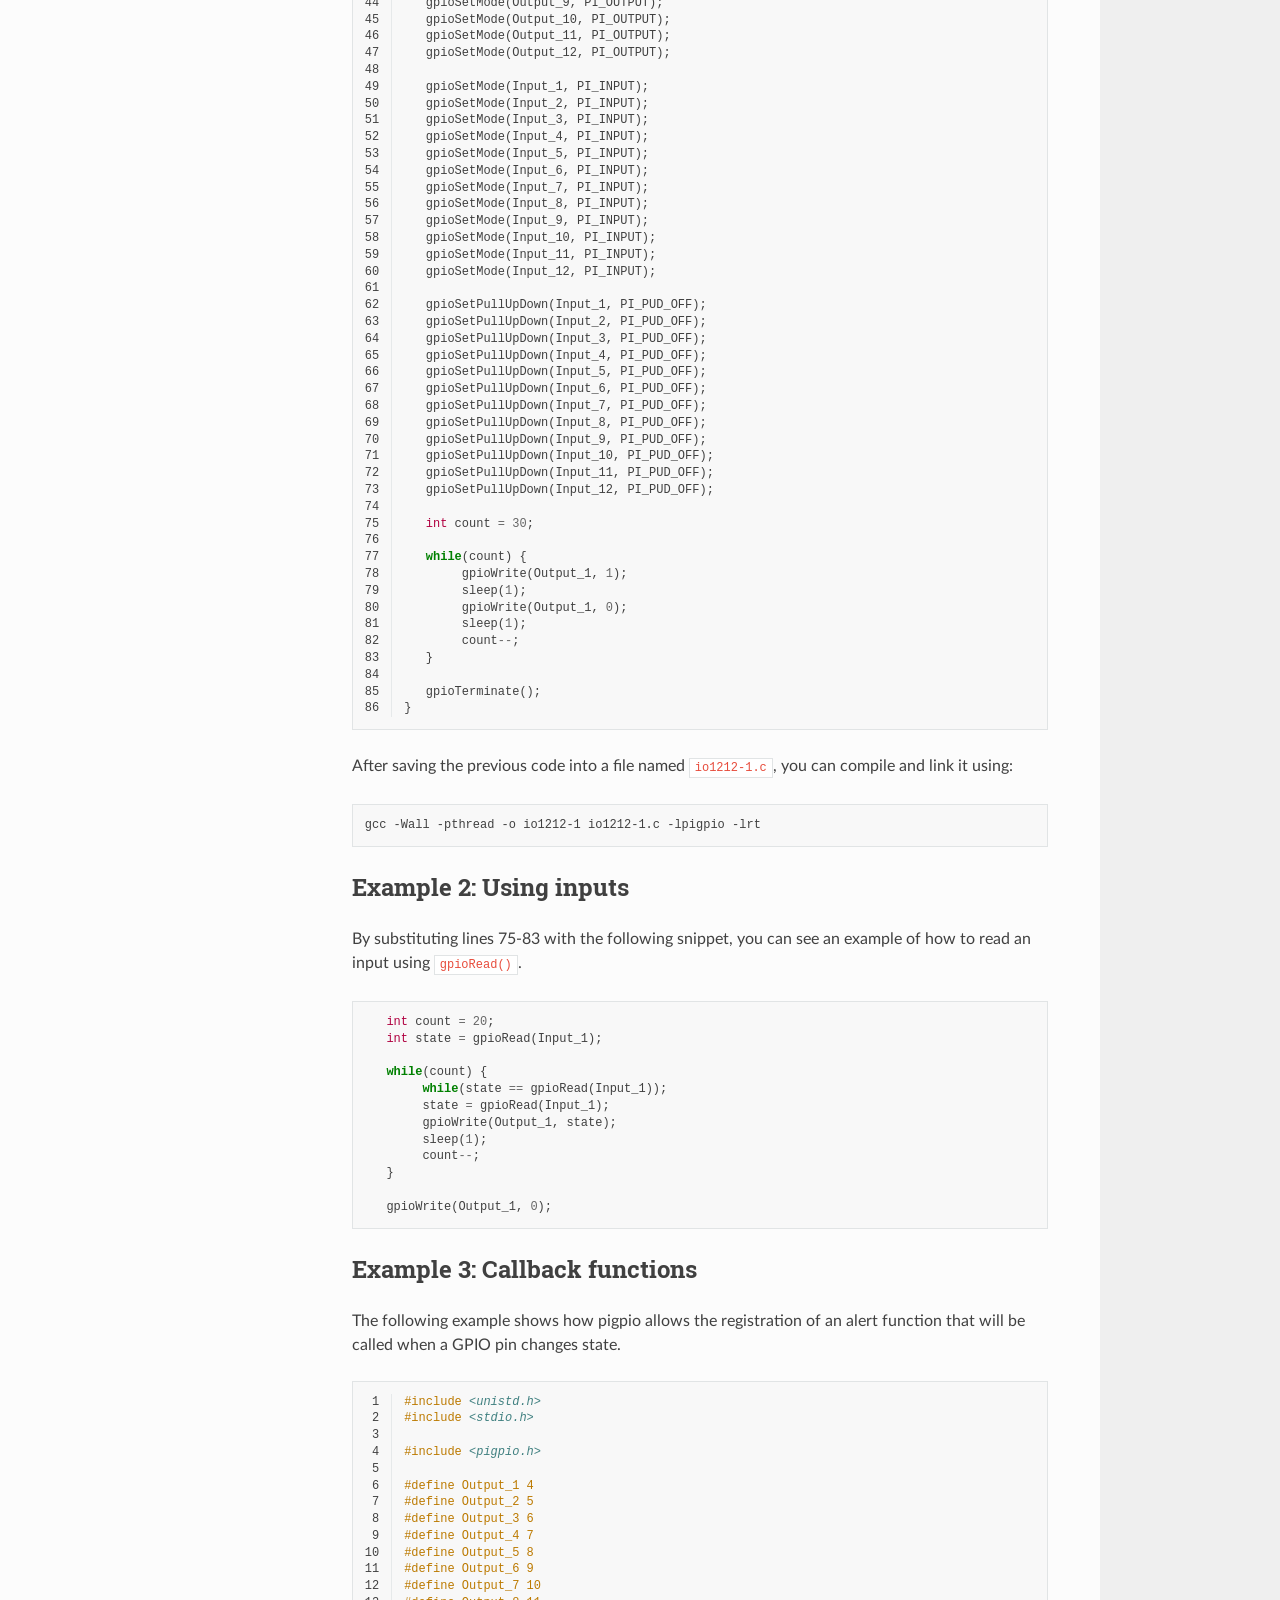
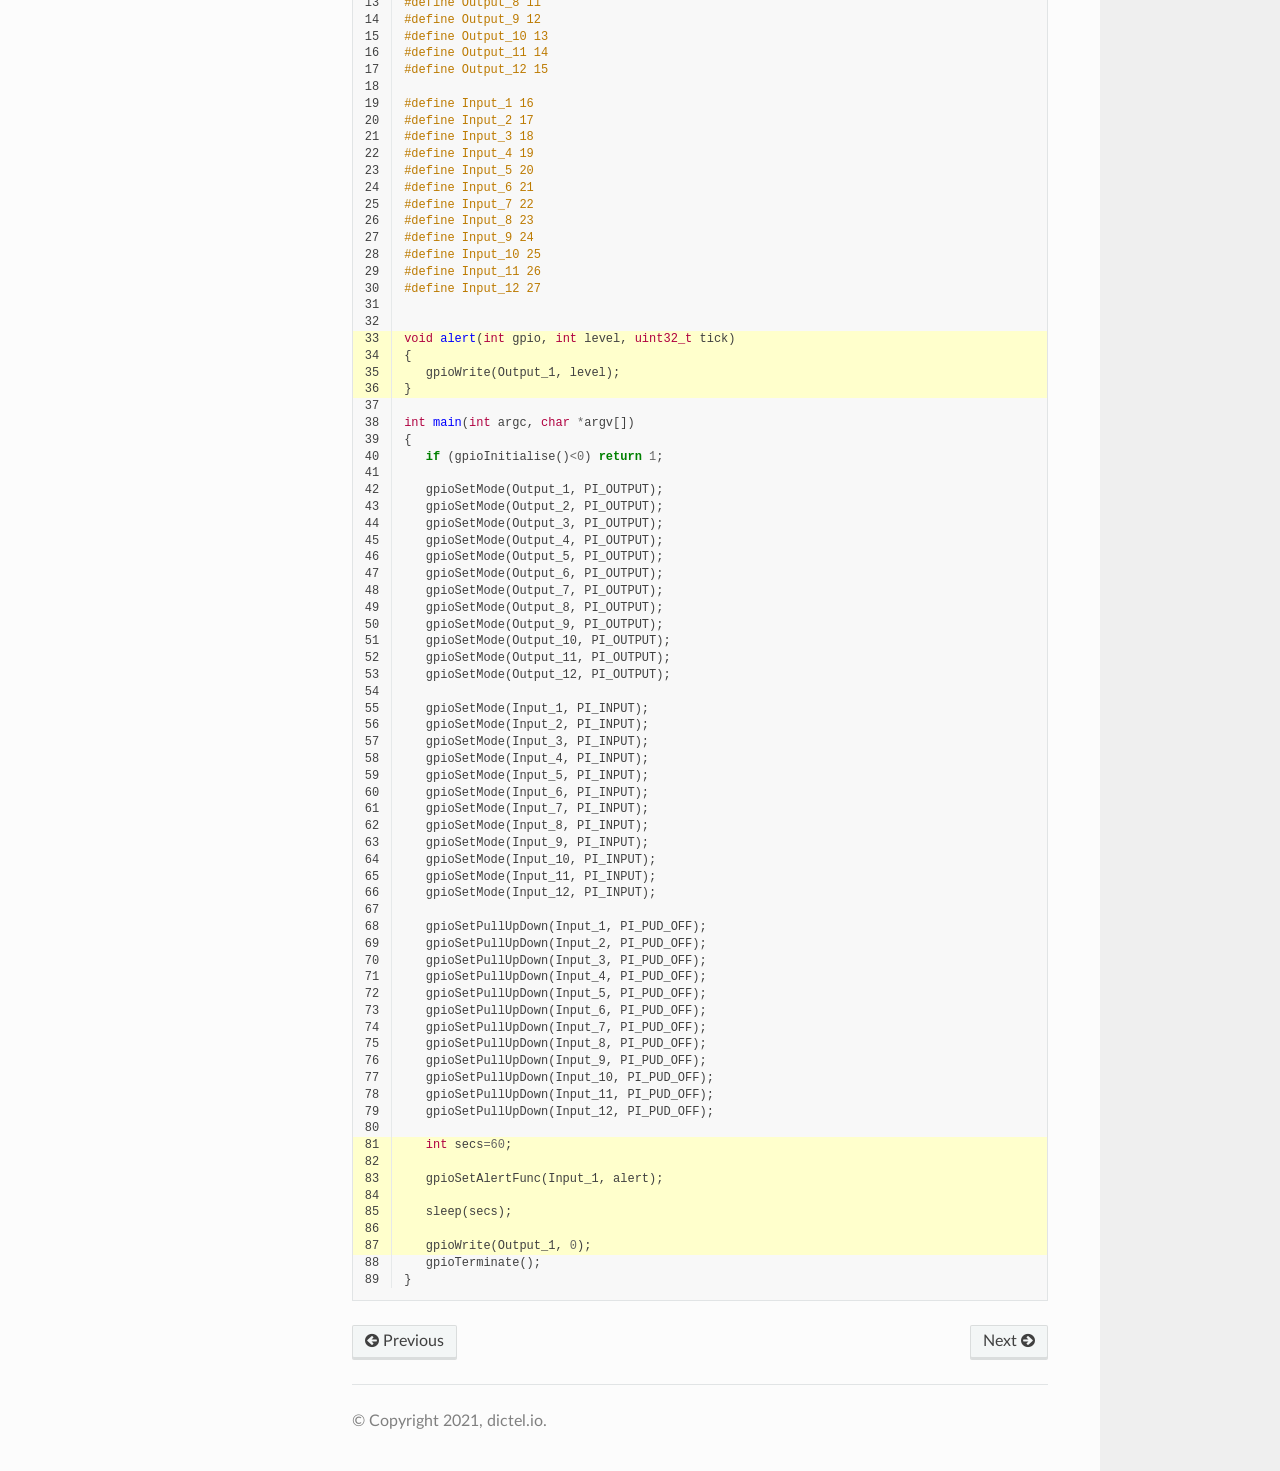
<file: html/pigpio.html>
<!DOCTYPE html>
<html class="writer-html5" lang="en" >
<head>
  <meta charset="utf-8" /><meta name="generator" content="Docutils 0.17.1: http://docutils.sourceforge.net/" />

  <meta name="viewport" content="width=device-width, initial-scale=1.0" />
  <title>Using pigpio &mdash; Dictel io1212</title>
      <link rel="stylesheet" href="_static/pygments.css" type="text/css" />
      <link rel="stylesheet" href="_static/css/theme.css" type="text/css" />
      <link rel="stylesheet" href="_static/color.css" type="text/css" />
    <link rel="shortcut icon" href="_static/dictel_exported.svg"/>
    <link rel="canonical" href="https://www.dictel.io/io1212/pigpio.html" />
  <!--[if lt IE 9]>
    <script src="_static/js/html5shiv.min.js"></script>
  <![endif]-->
  
        <script data-url_root="./" id="documentation_options" src="_static/documentation_options.js"></script>
        <script src="_static/jquery.js"></script>
        <script src="_static/underscore.js"></script>
        <script src="_static/doctools.js"></script>
    <script src="_static/js/theme.js"></script>
    <link rel="index" title="Index" href="genindex.html" />
    <link rel="search" title="Search" href="search.html" />
    <link rel="next" title="Using pigpiod" href="pigpiod.html" />
    <link rel="prev" title="Using libgpiod" href="libgpiod.html" />
    <!--script async src="https://www.googletagmanager.com/gtag/js?id=G-EJG1VJMZER"></script>
    <script>
      window.dataLayer = window.dataLayer || [];
      function gtag(){dataLayer.push(arguments);}
      gtag('js', new Date());
      gtag('config', 'G-EJG1VJMZER');
    </script-->
     

</head>

<body class="wy-body-for-nav"> 
  <div class="wy-grid-for-nav">
    <nav data-toggle="wy-nav-shift" class="wy-nav-side">
      <div class="wy-side-scroll">
        <div class="wy-side-nav-search" >
            <a href="index.html">
            <img src="_static/dictel_v1.0_exported_white.svg" class="logo" alt="Logo"/>
          </a>
<div role="search">
  <form id="rtd-search-form" class="wy-form" action="search.html" method="get">
    <input type="text" name="q" placeholder="Search docs" />
    <input type="hidden" name="check_keywords" value="yes" />
    <input type="hidden" name="area" value="default" />
  </form>
</div>
        </div><div class="wy-menu wy-menu-vertical" data-spy="affix" role="navigation" aria-label="Navigation menu">
              <p class="caption" role="heading"><span class="caption-text">Contents</span></p>
<ul class="current">
<li class="toctree-l1"><a class="reference internal" href="index.html">Introduction</a></li>
<li class="toctree-l1"><a class="reference internal" href="intro.html">Setup</a></li>
<li class="toctree-l1"><a class="reference internal" href="intro.html#pinout">Pinout</a></li>
<li class="toctree-l1"><a class="reference internal" href="gpio_zero.html">Using GPIO Zero</a></li>
<li class="toctree-l1"><a class="reference internal" href="libgpiod.html">Using libgpiod</a></li>
<li class="toctree-l1 current"><a class="current reference internal" href="#">Using pigpio</a><ul>
<li class="toctree-l2"><a class="reference internal" href="#installation">Installation</a></li>
<li class="toctree-l2"><a class="reference internal" href="#example-1-blink">Example 1: Blink</a></li>
<li class="toctree-l2"><a class="reference internal" href="#example-2-using-inputs">Example 2: Using inputs</a></li>
<li class="toctree-l2"><a class="reference internal" href="#example-3-callback-functions">Example 3: Callback functions</a></li>
</ul>
</li>
<li class="toctree-l1"><a class="reference internal" href="pigpiod.html">Using pigpiod</a></li>
<li class="toctree-l1"><a class="reference internal" href="pigpiod_remote.html">Using pigpiod remotely</a></li>
</ul>

        </div>
      </div>
    </nav>

    <section data-toggle="wy-nav-shift" class="wy-nav-content-wrap"><nav class="wy-nav-top" aria-label="Mobile navigation menu" >
          <i data-toggle="wy-nav-top" class="fa fa-bars"></i>
          <a href="index.html">Dictel io1212</a>
      </nav>

      <div class="wy-nav-content">
        <div class="rst-content">
          <!-- Dictel -->
          <div role="main" class="document" itemscope="itemscope" itemtype="http://schema.org/Article">
           <div itemprop="articleBody">
             
  <section id="using-pigpio">
<span id="pigpio"></span><h1>Using pigpio<a class="headerlink" href="#using-pigpio" title="Permalink to this headline"></a></h1>
<p>The <a class="reference external" href="http://abyz.me.uk/rpi/pigpio/index.html">pigpio library</a>, which source code can be found in <a class="reference external" href="https://github.com/joan2937/pigpio">github</a>, is another C library specifically built to control the GPIO pins of the Raspberry Pi.</p>
<section id="installation">
<h2>Installation<a class="headerlink" href="#installation" title="Permalink to this headline"></a></h2>
<p>As shown on pigpio’s <a class="reference external" href="http://abyz.me.uk/rpi/pigpio/download.html">installation instructions</a>, after making sure that <code class="docutils literal notranslate"><span class="pre">pigpiod</span></code> is not running, you can download it, compile it, and install it by running the following instructions. Please note that at the time of writing, the latest release is v79:</p>
<div class="highlight-bash notranslate"><div class="highlight"><pre><span></span>ubuntu@rpi:~$ wget https://github.com/joan2937/pigpio/archive/refs/tags/v79.zip
ubuntu@rpi:~$ unzip v79.zip
ubuntu@rpi:~$ <span class="nb">cd</span> pigpio-79
ubuntu@rpi:~/pigpio-79$ make
ubuntu@rpi:~/pigpio-79$ sudo make install
</pre></div>
</div>
<p>You can test the installation by running, in the <code class="docutils literal notranslate"><span class="pre">pigpio-79</span></code> directory, the following commands:</p>
<div class="highlight-bash notranslate"><div class="highlight"><pre><span></span>ubuntu@rpi:~/pigpio-79$ pigpiod -v
<span class="m">79</span>

ubuntu@rpi:~/pigpio-79$ sudo ./x_pigpio
Testing pigpio C I/F
<span class="o">[</span>...<span class="o">]</span>
TEST  <span class="m">1</span>.1  PASS <span class="o">(</span><span class="nb">set</span> mode, get mode: <span class="m">0</span><span class="o">)</span>
TEST  <span class="m">1</span>.2  PASS <span class="o">(</span><span class="nb">set</span> pull up down, read: <span class="m">1</span><span class="o">)</span>
<span class="o">[</span>...<span class="o">]</span>
TEST  <span class="m">9</span>.3  PASS <span class="o">(</span>run/stop script/script status: <span class="m">110</span><span class="o">)</span>
TEST  <span class="m">9</span>.4  PASS <span class="o">(</span>delete script: <span class="m">0</span><span class="o">)</span>
</pre></div>
</div>
</section>
<section id="example-1-blink">
<span id="pigpio-ex1"></span><h2>Example 1: Blink<a class="headerlink" href="#example-1-blink" title="Permalink to this headline"></a></h2>
<p>This first example sets up io1212’s inputs and outputs appropriately, and then turns the first output on and off repeatedly. If an LED is connected on the first output, you can expect to see it blink.</p>
<div class="highlight-C notranslate"><div class="highlight"><pre><span></span><span class="linenos"> 1</span><span class="cp">#include</span><span class="w"> </span><span class="cpf">&lt;unistd.h&gt;</span><span class="cp"></span>
<span class="linenos"> 2</span>
<span class="linenos"> 3</span><span class="cp">#include</span><span class="w"> </span><span class="cpf">&lt;pigpio.h&gt;</span><span class="cp"></span>
<span class="linenos"> 4</span>
<span class="linenos"> 5</span><span class="cp">#define Output_1 4</span>
<span class="linenos"> 6</span><span class="cp">#define Output_2 5</span>
<span class="linenos"> 7</span><span class="cp">#define Output_3 6</span>
<span class="linenos"> 8</span><span class="cp">#define Output_4 7</span>
<span class="linenos"> 9</span><span class="cp">#define Output_5 8</span>
<span class="linenos">10</span><span class="cp">#define Output_6 9</span>
<span class="linenos">11</span><span class="cp">#define Output_7 10</span>
<span class="linenos">12</span><span class="cp">#define Output_8 11</span>
<span class="linenos">13</span><span class="cp">#define Output_9 12</span>
<span class="linenos">14</span><span class="cp">#define Output_10 13</span>
<span class="linenos">15</span><span class="cp">#define Output_11 14</span>
<span class="linenos">16</span><span class="cp">#define Output_12 15</span>
<span class="linenos">17</span>
<span class="linenos">18</span><span class="cp">#define Input_1 16</span>
<span class="linenos">19</span><span class="cp">#define Input_2 17</span>
<span class="linenos">20</span><span class="cp">#define Input_3 18</span>
<span class="linenos">21</span><span class="cp">#define Input_4 19</span>
<span class="linenos">22</span><span class="cp">#define Input_5 20</span>
<span class="linenos">23</span><span class="cp">#define Input_6 21</span>
<span class="linenos">24</span><span class="cp">#define Input_7 22</span>
<span class="linenos">25</span><span class="cp">#define Input_8 23</span>
<span class="linenos">26</span><span class="cp">#define Input_9 24</span>
<span class="linenos">27</span><span class="cp">#define Input_10 25</span>
<span class="linenos">28</span><span class="cp">#define Input_11 26</span>
<span class="linenos">29</span><span class="cp">#define Input_12 27</span>
<span class="linenos">30</span>
<span class="linenos">31</span>
<span class="linenos">32</span><span class="kt">int</span><span class="w"> </span><span class="nf">main</span><span class="p">(</span><span class="kt">int</span><span class="w"> </span><span class="n">argc</span><span class="p">,</span><span class="w"> </span><span class="kt">char</span><span class="w"> </span><span class="o">*</span><span class="n">argv</span><span class="p">[])</span><span class="w"></span>
<span class="linenos">33</span><span class="p">{</span><span class="w"></span>
<span class="linenos">34</span><span class="w">   </span><span class="k">if</span><span class="w"> </span><span class="p">(</span><span class="n">gpioInitialise</span><span class="p">()</span><span class="o">&lt;</span><span class="mi">0</span><span class="p">)</span><span class="w"> </span><span class="k">return</span><span class="w"> </span><span class="mi">1</span><span class="p">;</span><span class="w"></span>
<span class="linenos">35</span>
<span class="linenos">36</span><span class="w">   </span><span class="n">gpioSetMode</span><span class="p">(</span><span class="n">Output_1</span><span class="p">,</span><span class="w"> </span><span class="n">PI_OUTPUT</span><span class="p">);</span><span class="w"></span>
<span class="linenos">37</span><span class="w">   </span><span class="n">gpioSetMode</span><span class="p">(</span><span class="n">Output_2</span><span class="p">,</span><span class="w"> </span><span class="n">PI_OUTPUT</span><span class="p">);</span><span class="w"></span>
<span class="linenos">38</span><span class="w">   </span><span class="n">gpioSetMode</span><span class="p">(</span><span class="n">Output_3</span><span class="p">,</span><span class="w"> </span><span class="n">PI_OUTPUT</span><span class="p">);</span><span class="w"></span>
<span class="linenos">39</span><span class="w">   </span><span class="n">gpioSetMode</span><span class="p">(</span><span class="n">Output_4</span><span class="p">,</span><span class="w"> </span><span class="n">PI_OUTPUT</span><span class="p">);</span><span class="w"></span>
<span class="linenos">40</span><span class="w">   </span><span class="n">gpioSetMode</span><span class="p">(</span><span class="n">Output_5</span><span class="p">,</span><span class="w"> </span><span class="n">PI_OUTPUT</span><span class="p">);</span><span class="w"></span>
<span class="linenos">41</span><span class="w">   </span><span class="n">gpioSetMode</span><span class="p">(</span><span class="n">Output_6</span><span class="p">,</span><span class="w"> </span><span class="n">PI_OUTPUT</span><span class="p">);</span><span class="w"></span>
<span class="linenos">42</span><span class="w">   </span><span class="n">gpioSetMode</span><span class="p">(</span><span class="n">Output_7</span><span class="p">,</span><span class="w"> </span><span class="n">PI_OUTPUT</span><span class="p">);</span><span class="w"></span>
<span class="linenos">43</span><span class="w">   </span><span class="n">gpioSetMode</span><span class="p">(</span><span class="n">Output_8</span><span class="p">,</span><span class="w"> </span><span class="n">PI_OUTPUT</span><span class="p">);</span><span class="w"></span>
<span class="linenos">44</span><span class="w">   </span><span class="n">gpioSetMode</span><span class="p">(</span><span class="n">Output_9</span><span class="p">,</span><span class="w"> </span><span class="n">PI_OUTPUT</span><span class="p">);</span><span class="w"></span>
<span class="linenos">45</span><span class="w">   </span><span class="n">gpioSetMode</span><span class="p">(</span><span class="n">Output_10</span><span class="p">,</span><span class="w"> </span><span class="n">PI_OUTPUT</span><span class="p">);</span><span class="w"></span>
<span class="linenos">46</span><span class="w">   </span><span class="n">gpioSetMode</span><span class="p">(</span><span class="n">Output_11</span><span class="p">,</span><span class="w"> </span><span class="n">PI_OUTPUT</span><span class="p">);</span><span class="w"></span>
<span class="linenos">47</span><span class="w">   </span><span class="n">gpioSetMode</span><span class="p">(</span><span class="n">Output_12</span><span class="p">,</span><span class="w"> </span><span class="n">PI_OUTPUT</span><span class="p">);</span><span class="w"></span>
<span class="linenos">48</span>
<span class="linenos">49</span><span class="w">   </span><span class="n">gpioSetMode</span><span class="p">(</span><span class="n">Input_1</span><span class="p">,</span><span class="w"> </span><span class="n">PI_INPUT</span><span class="p">);</span><span class="w"></span>
<span class="linenos">50</span><span class="w">   </span><span class="n">gpioSetMode</span><span class="p">(</span><span class="n">Input_2</span><span class="p">,</span><span class="w"> </span><span class="n">PI_INPUT</span><span class="p">);</span><span class="w"></span>
<span class="linenos">51</span><span class="w">   </span><span class="n">gpioSetMode</span><span class="p">(</span><span class="n">Input_3</span><span class="p">,</span><span class="w"> </span><span class="n">PI_INPUT</span><span class="p">);</span><span class="w"></span>
<span class="linenos">52</span><span class="w">   </span><span class="n">gpioSetMode</span><span class="p">(</span><span class="n">Input_4</span><span class="p">,</span><span class="w"> </span><span class="n">PI_INPUT</span><span class="p">);</span><span class="w"></span>
<span class="linenos">53</span><span class="w">   </span><span class="n">gpioSetMode</span><span class="p">(</span><span class="n">Input_5</span><span class="p">,</span><span class="w"> </span><span class="n">PI_INPUT</span><span class="p">);</span><span class="w"></span>
<span class="linenos">54</span><span class="w">   </span><span class="n">gpioSetMode</span><span class="p">(</span><span class="n">Input_6</span><span class="p">,</span><span class="w"> </span><span class="n">PI_INPUT</span><span class="p">);</span><span class="w"></span>
<span class="linenos">55</span><span class="w">   </span><span class="n">gpioSetMode</span><span class="p">(</span><span class="n">Input_7</span><span class="p">,</span><span class="w"> </span><span class="n">PI_INPUT</span><span class="p">);</span><span class="w"></span>
<span class="linenos">56</span><span class="w">   </span><span class="n">gpioSetMode</span><span class="p">(</span><span class="n">Input_8</span><span class="p">,</span><span class="w"> </span><span class="n">PI_INPUT</span><span class="p">);</span><span class="w"></span>
<span class="linenos">57</span><span class="w">   </span><span class="n">gpioSetMode</span><span class="p">(</span><span class="n">Input_9</span><span class="p">,</span><span class="w"> </span><span class="n">PI_INPUT</span><span class="p">);</span><span class="w"></span>
<span class="linenos">58</span><span class="w">   </span><span class="n">gpioSetMode</span><span class="p">(</span><span class="n">Input_10</span><span class="p">,</span><span class="w"> </span><span class="n">PI_INPUT</span><span class="p">);</span><span class="w"></span>
<span class="linenos">59</span><span class="w">   </span><span class="n">gpioSetMode</span><span class="p">(</span><span class="n">Input_11</span><span class="p">,</span><span class="w"> </span><span class="n">PI_INPUT</span><span class="p">);</span><span class="w"></span>
<span class="linenos">60</span><span class="w">   </span><span class="n">gpioSetMode</span><span class="p">(</span><span class="n">Input_12</span><span class="p">,</span><span class="w"> </span><span class="n">PI_INPUT</span><span class="p">);</span><span class="w"></span>
<span class="linenos">61</span>
<span class="linenos">62</span><span class="w">   </span><span class="n">gpioSetPullUpDown</span><span class="p">(</span><span class="n">Input_1</span><span class="p">,</span><span class="w"> </span><span class="n">PI_PUD_OFF</span><span class="p">);</span><span class="w"></span>
<span class="linenos">63</span><span class="w">   </span><span class="n">gpioSetPullUpDown</span><span class="p">(</span><span class="n">Input_2</span><span class="p">,</span><span class="w"> </span><span class="n">PI_PUD_OFF</span><span class="p">);</span><span class="w"></span>
<span class="linenos">64</span><span class="w">   </span><span class="n">gpioSetPullUpDown</span><span class="p">(</span><span class="n">Input_3</span><span class="p">,</span><span class="w"> </span><span class="n">PI_PUD_OFF</span><span class="p">);</span><span class="w"></span>
<span class="linenos">65</span><span class="w">   </span><span class="n">gpioSetPullUpDown</span><span class="p">(</span><span class="n">Input_4</span><span class="p">,</span><span class="w"> </span><span class="n">PI_PUD_OFF</span><span class="p">);</span><span class="w"></span>
<span class="linenos">66</span><span class="w">   </span><span class="n">gpioSetPullUpDown</span><span class="p">(</span><span class="n">Input_5</span><span class="p">,</span><span class="w"> </span><span class="n">PI_PUD_OFF</span><span class="p">);</span><span class="w"></span>
<span class="linenos">67</span><span class="w">   </span><span class="n">gpioSetPullUpDown</span><span class="p">(</span><span class="n">Input_6</span><span class="p">,</span><span class="w"> </span><span class="n">PI_PUD_OFF</span><span class="p">);</span><span class="w"></span>
<span class="linenos">68</span><span class="w">   </span><span class="n">gpioSetPullUpDown</span><span class="p">(</span><span class="n">Input_7</span><span class="p">,</span><span class="w"> </span><span class="n">PI_PUD_OFF</span><span class="p">);</span><span class="w"></span>
<span class="linenos">69</span><span class="w">   </span><span class="n">gpioSetPullUpDown</span><span class="p">(</span><span class="n">Input_8</span><span class="p">,</span><span class="w"> </span><span class="n">PI_PUD_OFF</span><span class="p">);</span><span class="w"></span>
<span class="linenos">70</span><span class="w">   </span><span class="n">gpioSetPullUpDown</span><span class="p">(</span><span class="n">Input_9</span><span class="p">,</span><span class="w"> </span><span class="n">PI_PUD_OFF</span><span class="p">);</span><span class="w"></span>
<span class="linenos">71</span><span class="w">   </span><span class="n">gpioSetPullUpDown</span><span class="p">(</span><span class="n">Input_10</span><span class="p">,</span><span class="w"> </span><span class="n">PI_PUD_OFF</span><span class="p">);</span><span class="w"></span>
<span class="linenos">72</span><span class="w">   </span><span class="n">gpioSetPullUpDown</span><span class="p">(</span><span class="n">Input_11</span><span class="p">,</span><span class="w"> </span><span class="n">PI_PUD_OFF</span><span class="p">);</span><span class="w"></span>
<span class="linenos">73</span><span class="w">   </span><span class="n">gpioSetPullUpDown</span><span class="p">(</span><span class="n">Input_12</span><span class="p">,</span><span class="w"> </span><span class="n">PI_PUD_OFF</span><span class="p">);</span><span class="w"></span>
<span class="linenos">74</span>
<span class="linenos">75</span><span class="w">   </span><span class="kt">int</span><span class="w"> </span><span class="n">count</span><span class="w"> </span><span class="o">=</span><span class="w"> </span><span class="mi">30</span><span class="p">;</span><span class="w"></span>
<span class="linenos">76</span>
<span class="linenos">77</span><span class="w">   </span><span class="k">while</span><span class="p">(</span><span class="n">count</span><span class="p">)</span><span class="w"> </span><span class="p">{</span><span class="w"></span>
<span class="linenos">78</span><span class="w">        </span><span class="n">gpioWrite</span><span class="p">(</span><span class="n">Output_1</span><span class="p">,</span><span class="w"> </span><span class="mi">1</span><span class="p">);</span><span class="w"></span>
<span class="linenos">79</span><span class="w">        </span><span class="n">sleep</span><span class="p">(</span><span class="mi">1</span><span class="p">);</span><span class="w"></span>
<span class="linenos">80</span><span class="w">        </span><span class="n">gpioWrite</span><span class="p">(</span><span class="n">Output_1</span><span class="p">,</span><span class="w"> </span><span class="mi">0</span><span class="p">);</span><span class="w"></span>
<span class="linenos">81</span><span class="w">        </span><span class="n">sleep</span><span class="p">(</span><span class="mi">1</span><span class="p">);</span><span class="w"></span>
<span class="linenos">82</span><span class="w">        </span><span class="n">count</span><span class="o">--</span><span class="p">;</span><span class="w"></span>
<span class="linenos">83</span><span class="w">   </span><span class="p">}</span><span class="w"></span>
<span class="linenos">84</span>
<span class="linenos">85</span><span class="w">   </span><span class="n">gpioTerminate</span><span class="p">();</span><span class="w"></span>
<span class="linenos">86</span><span class="p">}</span><span class="w"></span>
</pre></div>
</div>
<p>After saving the previous code into a file named <code class="docutils literal notranslate"><span class="pre">io1212-1.c</span></code>, you can compile and link it using:</p>
<div class="highlight-bash notranslate"><div class="highlight"><pre><span></span>gcc -Wall -pthread -o io1212-1 io1212-1.c -lpigpio -lrt
</pre></div>
</div>
</section>
<section id="example-2-using-inputs">
<h2>Example 2: Using inputs<a class="headerlink" href="#example-2-using-inputs" title="Permalink to this headline"></a></h2>
<p>By substituting lines 75-83 with the following snippet, you can see an example of how to read an input using <code class="docutils literal notranslate"><span class="pre">gpioRead()</span></code>.</p>
<div class="highlight-C notranslate"><div class="highlight"><pre><span></span><span class="w">   </span><span class="kt">int</span><span class="w"> </span><span class="n">count</span><span class="w"> </span><span class="o">=</span><span class="w"> </span><span class="mi">20</span><span class="p">;</span><span class="w"></span>
<span class="w">   </span><span class="kt">int</span><span class="w"> </span><span class="n">state</span><span class="w"> </span><span class="o">=</span><span class="w"> </span><span class="n">gpioRead</span><span class="p">(</span><span class="n">Input_1</span><span class="p">);</span><span class="w"></span>
<span class="w">   </span>
<span class="w">   </span><span class="k">while</span><span class="p">(</span><span class="n">count</span><span class="p">)</span><span class="w"> </span><span class="p">{</span><span class="w"></span>
<span class="w">	</span><span class="k">while</span><span class="p">(</span><span class="n">state</span><span class="w"> </span><span class="o">==</span><span class="w"> </span><span class="n">gpioRead</span><span class="p">(</span><span class="n">Input_1</span><span class="p">));</span><span class="w"></span>
<span class="w">	</span><span class="n">state</span><span class="w"> </span><span class="o">=</span><span class="w"> </span><span class="n">gpioRead</span><span class="p">(</span><span class="n">Input_1</span><span class="p">);</span><span class="w"></span>
<span class="w">  	</span><span class="n">gpioWrite</span><span class="p">(</span><span class="n">Output_1</span><span class="p">,</span><span class="w"> </span><span class="n">state</span><span class="p">);</span><span class="w"></span>
<span class="w">   	</span><span class="n">sleep</span><span class="p">(</span><span class="mi">1</span><span class="p">);</span><span class="w"></span>
<span class="w">   	</span><span class="n">count</span><span class="o">--</span><span class="p">;</span><span class="w"></span>
<span class="w">   </span><span class="p">}</span><span class="w"></span>

<span class="w">   </span><span class="n">gpioWrite</span><span class="p">(</span><span class="n">Output_1</span><span class="p">,</span><span class="w"> </span><span class="mi">0</span><span class="p">);</span><span class="w"></span>
</pre></div>
</div>
</section>
<section id="example-3-callback-functions">
<h2>Example 3: Callback functions<a class="headerlink" href="#example-3-callback-functions" title="Permalink to this headline"></a></h2>
<p>The following example shows how pigpio allows the registration of an alert function that will be called when a GPIO pin changes state.</p>
<div class="highlight-C notranslate"><div class="highlight"><pre><span></span><span class="linenos"> 1</span><span class="cp">#include</span><span class="w"> </span><span class="cpf">&lt;unistd.h&gt;</span><span class="cp"></span>
<span class="linenos"> 2</span><span class="cp">#include</span><span class="w"> </span><span class="cpf">&lt;stdio.h&gt;</span><span class="cp"></span>
<span class="linenos"> 3</span>
<span class="linenos"> 4</span><span class="cp">#include</span><span class="w"> </span><span class="cpf">&lt;pigpio.h&gt;</span><span class="cp"></span>
<span class="linenos"> 5</span>
<span class="linenos"> 6</span><span class="cp">#define Output_1 4</span>
<span class="linenos"> 7</span><span class="cp">#define Output_2 5</span>
<span class="linenos"> 8</span><span class="cp">#define Output_3 6</span>
<span class="linenos"> 9</span><span class="cp">#define Output_4 7</span>
<span class="linenos">10</span><span class="cp">#define Output_5 8</span>
<span class="linenos">11</span><span class="cp">#define Output_6 9</span>
<span class="linenos">12</span><span class="cp">#define Output_7 10</span>
<span class="linenos">13</span><span class="cp">#define Output_8 11</span>
<span class="linenos">14</span><span class="cp">#define Output_9 12</span>
<span class="linenos">15</span><span class="cp">#define Output_10 13</span>
<span class="linenos">16</span><span class="cp">#define Output_11 14</span>
<span class="linenos">17</span><span class="cp">#define Output_12 15</span>
<span class="linenos">18</span>
<span class="linenos">19</span><span class="cp">#define Input_1 16</span>
<span class="linenos">20</span><span class="cp">#define Input_2 17</span>
<span class="linenos">21</span><span class="cp">#define Input_3 18</span>
<span class="linenos">22</span><span class="cp">#define Input_4 19</span>
<span class="linenos">23</span><span class="cp">#define Input_5 20</span>
<span class="linenos">24</span><span class="cp">#define Input_6 21</span>
<span class="linenos">25</span><span class="cp">#define Input_7 22</span>
<span class="linenos">26</span><span class="cp">#define Input_8 23</span>
<span class="linenos">27</span><span class="cp">#define Input_9 24</span>
<span class="linenos">28</span><span class="cp">#define Input_10 25</span>
<span class="linenos">29</span><span class="cp">#define Input_11 26</span>
<span class="linenos">30</span><span class="cp">#define Input_12 27</span>
<span class="linenos">31</span>
<span class="linenos">32</span>
<span class="hll"><span class="linenos">33</span><span class="kt">void</span><span class="w"> </span><span class="nf">alert</span><span class="p">(</span><span class="kt">int</span><span class="w"> </span><span class="n">gpio</span><span class="p">,</span><span class="w"> </span><span class="kt">int</span><span class="w"> </span><span class="n">level</span><span class="p">,</span><span class="w"> </span><span class="kt">uint32_t</span><span class="w"> </span><span class="n">tick</span><span class="p">)</span><span class="w"></span>
</span><span class="hll"><span class="linenos">34</span><span class="p">{</span><span class="w"></span>
</span><span class="hll"><span class="linenos">35</span><span class="w">   </span><span class="n">gpioWrite</span><span class="p">(</span><span class="n">Output_1</span><span class="p">,</span><span class="w"> </span><span class="n">level</span><span class="p">);</span><span class="w"></span>
</span><span class="hll"><span class="linenos">36</span><span class="p">}</span><span class="w"></span>
</span><span class="linenos">37</span>
<span class="linenos">38</span><span class="kt">int</span><span class="w"> </span><span class="nf">main</span><span class="p">(</span><span class="kt">int</span><span class="w"> </span><span class="n">argc</span><span class="p">,</span><span class="w"> </span><span class="kt">char</span><span class="w"> </span><span class="o">*</span><span class="n">argv</span><span class="p">[])</span><span class="w"></span>
<span class="linenos">39</span><span class="p">{</span><span class="w"></span>
<span class="linenos">40</span><span class="w">   </span><span class="k">if</span><span class="w"> </span><span class="p">(</span><span class="n">gpioInitialise</span><span class="p">()</span><span class="o">&lt;</span><span class="mi">0</span><span class="p">)</span><span class="w"> </span><span class="k">return</span><span class="w"> </span><span class="mi">1</span><span class="p">;</span><span class="w"></span>
<span class="linenos">41</span>
<span class="linenos">42</span><span class="w">   </span><span class="n">gpioSetMode</span><span class="p">(</span><span class="n">Output_1</span><span class="p">,</span><span class="w"> </span><span class="n">PI_OUTPUT</span><span class="p">);</span><span class="w"></span>
<span class="linenos">43</span><span class="w">   </span><span class="n">gpioSetMode</span><span class="p">(</span><span class="n">Output_2</span><span class="p">,</span><span class="w"> </span><span class="n">PI_OUTPUT</span><span class="p">);</span><span class="w"></span>
<span class="linenos">44</span><span class="w">   </span><span class="n">gpioSetMode</span><span class="p">(</span><span class="n">Output_3</span><span class="p">,</span><span class="w"> </span><span class="n">PI_OUTPUT</span><span class="p">);</span><span class="w"></span>
<span class="linenos">45</span><span class="w">   </span><span class="n">gpioSetMode</span><span class="p">(</span><span class="n">Output_4</span><span class="p">,</span><span class="w"> </span><span class="n">PI_OUTPUT</span><span class="p">);</span><span class="w"></span>
<span class="linenos">46</span><span class="w">   </span><span class="n">gpioSetMode</span><span class="p">(</span><span class="n">Output_5</span><span class="p">,</span><span class="w"> </span><span class="n">PI_OUTPUT</span><span class="p">);</span><span class="w"></span>
<span class="linenos">47</span><span class="w">   </span><span class="n">gpioSetMode</span><span class="p">(</span><span class="n">Output_6</span><span class="p">,</span><span class="w"> </span><span class="n">PI_OUTPUT</span><span class="p">);</span><span class="w"></span>
<span class="linenos">48</span><span class="w">   </span><span class="n">gpioSetMode</span><span class="p">(</span><span class="n">Output_7</span><span class="p">,</span><span class="w"> </span><span class="n">PI_OUTPUT</span><span class="p">);</span><span class="w"></span>
<span class="linenos">49</span><span class="w">   </span><span class="n">gpioSetMode</span><span class="p">(</span><span class="n">Output_8</span><span class="p">,</span><span class="w"> </span><span class="n">PI_OUTPUT</span><span class="p">);</span><span class="w"></span>
<span class="linenos">50</span><span class="w">   </span><span class="n">gpioSetMode</span><span class="p">(</span><span class="n">Output_9</span><span class="p">,</span><span class="w"> </span><span class="n">PI_OUTPUT</span><span class="p">);</span><span class="w"></span>
<span class="linenos">51</span><span class="w">   </span><span class="n">gpioSetMode</span><span class="p">(</span><span class="n">Output_10</span><span class="p">,</span><span class="w"> </span><span class="n">PI_OUTPUT</span><span class="p">);</span><span class="w"></span>
<span class="linenos">52</span><span class="w">   </span><span class="n">gpioSetMode</span><span class="p">(</span><span class="n">Output_11</span><span class="p">,</span><span class="w"> </span><span class="n">PI_OUTPUT</span><span class="p">);</span><span class="w"></span>
<span class="linenos">53</span><span class="w">   </span><span class="n">gpioSetMode</span><span class="p">(</span><span class="n">Output_12</span><span class="p">,</span><span class="w"> </span><span class="n">PI_OUTPUT</span><span class="p">);</span><span class="w"></span>
<span class="linenos">54</span>
<span class="linenos">55</span><span class="w">   </span><span class="n">gpioSetMode</span><span class="p">(</span><span class="n">Input_1</span><span class="p">,</span><span class="w"> </span><span class="n">PI_INPUT</span><span class="p">);</span><span class="w"></span>
<span class="linenos">56</span><span class="w">   </span><span class="n">gpioSetMode</span><span class="p">(</span><span class="n">Input_2</span><span class="p">,</span><span class="w"> </span><span class="n">PI_INPUT</span><span class="p">);</span><span class="w"></span>
<span class="linenos">57</span><span class="w">   </span><span class="n">gpioSetMode</span><span class="p">(</span><span class="n">Input_3</span><span class="p">,</span><span class="w"> </span><span class="n">PI_INPUT</span><span class="p">);</span><span class="w"></span>
<span class="linenos">58</span><span class="w">   </span><span class="n">gpioSetMode</span><span class="p">(</span><span class="n">Input_4</span><span class="p">,</span><span class="w"> </span><span class="n">PI_INPUT</span><span class="p">);</span><span class="w"></span>
<span class="linenos">59</span><span class="w">   </span><span class="n">gpioSetMode</span><span class="p">(</span><span class="n">Input_5</span><span class="p">,</span><span class="w"> </span><span class="n">PI_INPUT</span><span class="p">);</span><span class="w"></span>
<span class="linenos">60</span><span class="w">   </span><span class="n">gpioSetMode</span><span class="p">(</span><span class="n">Input_6</span><span class="p">,</span><span class="w"> </span><span class="n">PI_INPUT</span><span class="p">);</span><span class="w"></span>
<span class="linenos">61</span><span class="w">   </span><span class="n">gpioSetMode</span><span class="p">(</span><span class="n">Input_7</span><span class="p">,</span><span class="w"> </span><span class="n">PI_INPUT</span><span class="p">);</span><span class="w"></span>
<span class="linenos">62</span><span class="w">   </span><span class="n">gpioSetMode</span><span class="p">(</span><span class="n">Input_8</span><span class="p">,</span><span class="w"> </span><span class="n">PI_INPUT</span><span class="p">);</span><span class="w"></span>
<span class="linenos">63</span><span class="w">   </span><span class="n">gpioSetMode</span><span class="p">(</span><span class="n">Input_9</span><span class="p">,</span><span class="w"> </span><span class="n">PI_INPUT</span><span class="p">);</span><span class="w"></span>
<span class="linenos">64</span><span class="w">   </span><span class="n">gpioSetMode</span><span class="p">(</span><span class="n">Input_10</span><span class="p">,</span><span class="w"> </span><span class="n">PI_INPUT</span><span class="p">);</span><span class="w"></span>
<span class="linenos">65</span><span class="w">   </span><span class="n">gpioSetMode</span><span class="p">(</span><span class="n">Input_11</span><span class="p">,</span><span class="w"> </span><span class="n">PI_INPUT</span><span class="p">);</span><span class="w"></span>
<span class="linenos">66</span><span class="w">   </span><span class="n">gpioSetMode</span><span class="p">(</span><span class="n">Input_12</span><span class="p">,</span><span class="w"> </span><span class="n">PI_INPUT</span><span class="p">);</span><span class="w"></span>
<span class="linenos">67</span>
<span class="linenos">68</span><span class="w">   </span><span class="n">gpioSetPullUpDown</span><span class="p">(</span><span class="n">Input_1</span><span class="p">,</span><span class="w"> </span><span class="n">PI_PUD_OFF</span><span class="p">);</span><span class="w"></span>
<span class="linenos">69</span><span class="w">   </span><span class="n">gpioSetPullUpDown</span><span class="p">(</span><span class="n">Input_2</span><span class="p">,</span><span class="w"> </span><span class="n">PI_PUD_OFF</span><span class="p">);</span><span class="w"></span>
<span class="linenos">70</span><span class="w">   </span><span class="n">gpioSetPullUpDown</span><span class="p">(</span><span class="n">Input_3</span><span class="p">,</span><span class="w"> </span><span class="n">PI_PUD_OFF</span><span class="p">);</span><span class="w"></span>
<span class="linenos">71</span><span class="w">   </span><span class="n">gpioSetPullUpDown</span><span class="p">(</span><span class="n">Input_4</span><span class="p">,</span><span class="w"> </span><span class="n">PI_PUD_OFF</span><span class="p">);</span><span class="w"></span>
<span class="linenos">72</span><span class="w">   </span><span class="n">gpioSetPullUpDown</span><span class="p">(</span><span class="n">Input_5</span><span class="p">,</span><span class="w"> </span><span class="n">PI_PUD_OFF</span><span class="p">);</span><span class="w"></span>
<span class="linenos">73</span><span class="w">   </span><span class="n">gpioSetPullUpDown</span><span class="p">(</span><span class="n">Input_6</span><span class="p">,</span><span class="w"> </span><span class="n">PI_PUD_OFF</span><span class="p">);</span><span class="w"></span>
<span class="linenos">74</span><span class="w">   </span><span class="n">gpioSetPullUpDown</span><span class="p">(</span><span class="n">Input_7</span><span class="p">,</span><span class="w"> </span><span class="n">PI_PUD_OFF</span><span class="p">);</span><span class="w"></span>
<span class="linenos">75</span><span class="w">   </span><span class="n">gpioSetPullUpDown</span><span class="p">(</span><span class="n">Input_8</span><span class="p">,</span><span class="w"> </span><span class="n">PI_PUD_OFF</span><span class="p">);</span><span class="w"></span>
<span class="linenos">76</span><span class="w">   </span><span class="n">gpioSetPullUpDown</span><span class="p">(</span><span class="n">Input_9</span><span class="p">,</span><span class="w"> </span><span class="n">PI_PUD_OFF</span><span class="p">);</span><span class="w"></span>
<span class="linenos">77</span><span class="w">   </span><span class="n">gpioSetPullUpDown</span><span class="p">(</span><span class="n">Input_10</span><span class="p">,</span><span class="w"> </span><span class="n">PI_PUD_OFF</span><span class="p">);</span><span class="w"></span>
<span class="linenos">78</span><span class="w">   </span><span class="n">gpioSetPullUpDown</span><span class="p">(</span><span class="n">Input_11</span><span class="p">,</span><span class="w"> </span><span class="n">PI_PUD_OFF</span><span class="p">);</span><span class="w"></span>
<span class="linenos">79</span><span class="w">   </span><span class="n">gpioSetPullUpDown</span><span class="p">(</span><span class="n">Input_12</span><span class="p">,</span><span class="w"> </span><span class="n">PI_PUD_OFF</span><span class="p">);</span><span class="w"></span>
<span class="linenos">80</span>
<span class="hll"><span class="linenos">81</span><span class="w">   </span><span class="kt">int</span><span class="w"> </span><span class="n">secs</span><span class="o">=</span><span class="mi">60</span><span class="p">;</span><span class="w"></span>
</span><span class="hll"><span class="linenos">82</span>
</span><span class="hll"><span class="linenos">83</span><span class="w">   </span><span class="n">gpioSetAlertFunc</span><span class="p">(</span><span class="n">Input_1</span><span class="p">,</span><span class="w"> </span><span class="n">alert</span><span class="p">);</span><span class="w"></span>
</span><span class="hll"><span class="linenos">84</span>
</span><span class="hll"><span class="linenos">85</span><span class="w">   </span><span class="n">sleep</span><span class="p">(</span><span class="n">secs</span><span class="p">);</span><span class="w"></span>
</span><span class="hll"><span class="linenos">86</span>
</span><span class="hll"><span class="linenos">87</span><span class="w">   </span><span class="n">gpioWrite</span><span class="p">(</span><span class="n">Output_1</span><span class="p">,</span><span class="w"> </span><span class="mi">0</span><span class="p">);</span><span class="w"></span>
</span><span class="linenos">88</span><span class="w">   </span><span class="n">gpioTerminate</span><span class="p">();</span><span class="w"></span>
<span class="linenos">89</span><span class="p">}</span><span class="w"></span>
</pre></div>
</div>
</section>
</section>


           </div>
          </div>
          <footer><div class="rst-footer-buttons" role="navigation" aria-label="Footer">
        <a href="libgpiod.html" class="btn btn-neutral float-left" title="Using libgpiod" accesskey="p" rel="prev"><span class="fa fa-arrow-circle-left" aria-hidden="true"></span> Previous</a>
        <a href="pigpiod.html" class="btn btn-neutral float-right" title="Using pigpiod" accesskey="n" rel="next">Next <span class="fa fa-arrow-circle-right" aria-hidden="true"></span></a>
    </div>

  <hr/>

  <div role="contentinfo">
    <p>&#169; Copyright 2021, dictel.io.</p>
  </div>

   

</footer>
        </div>
      </div>
    </section>
  </div>
  <script>
      jQuery(function () {
          SphinxRtdTheme.Navigation.enable(true);
      });
  </script>
    <!-- Theme Analytics -->
    <script async src="https://www.googletagmanager.com/gtag/js?id=G-EJG1VJMZER"></script>
    <script>
      window.dataLayer = window.dataLayer || [];
      function gtag(){dataLayer.push(arguments);}
      gtag('js', new Date());

      gtag('config', 'G-EJG1VJMZER', {
          'anonymize_ip': false,
      });
    </script> 

</body>
</html>
</file>
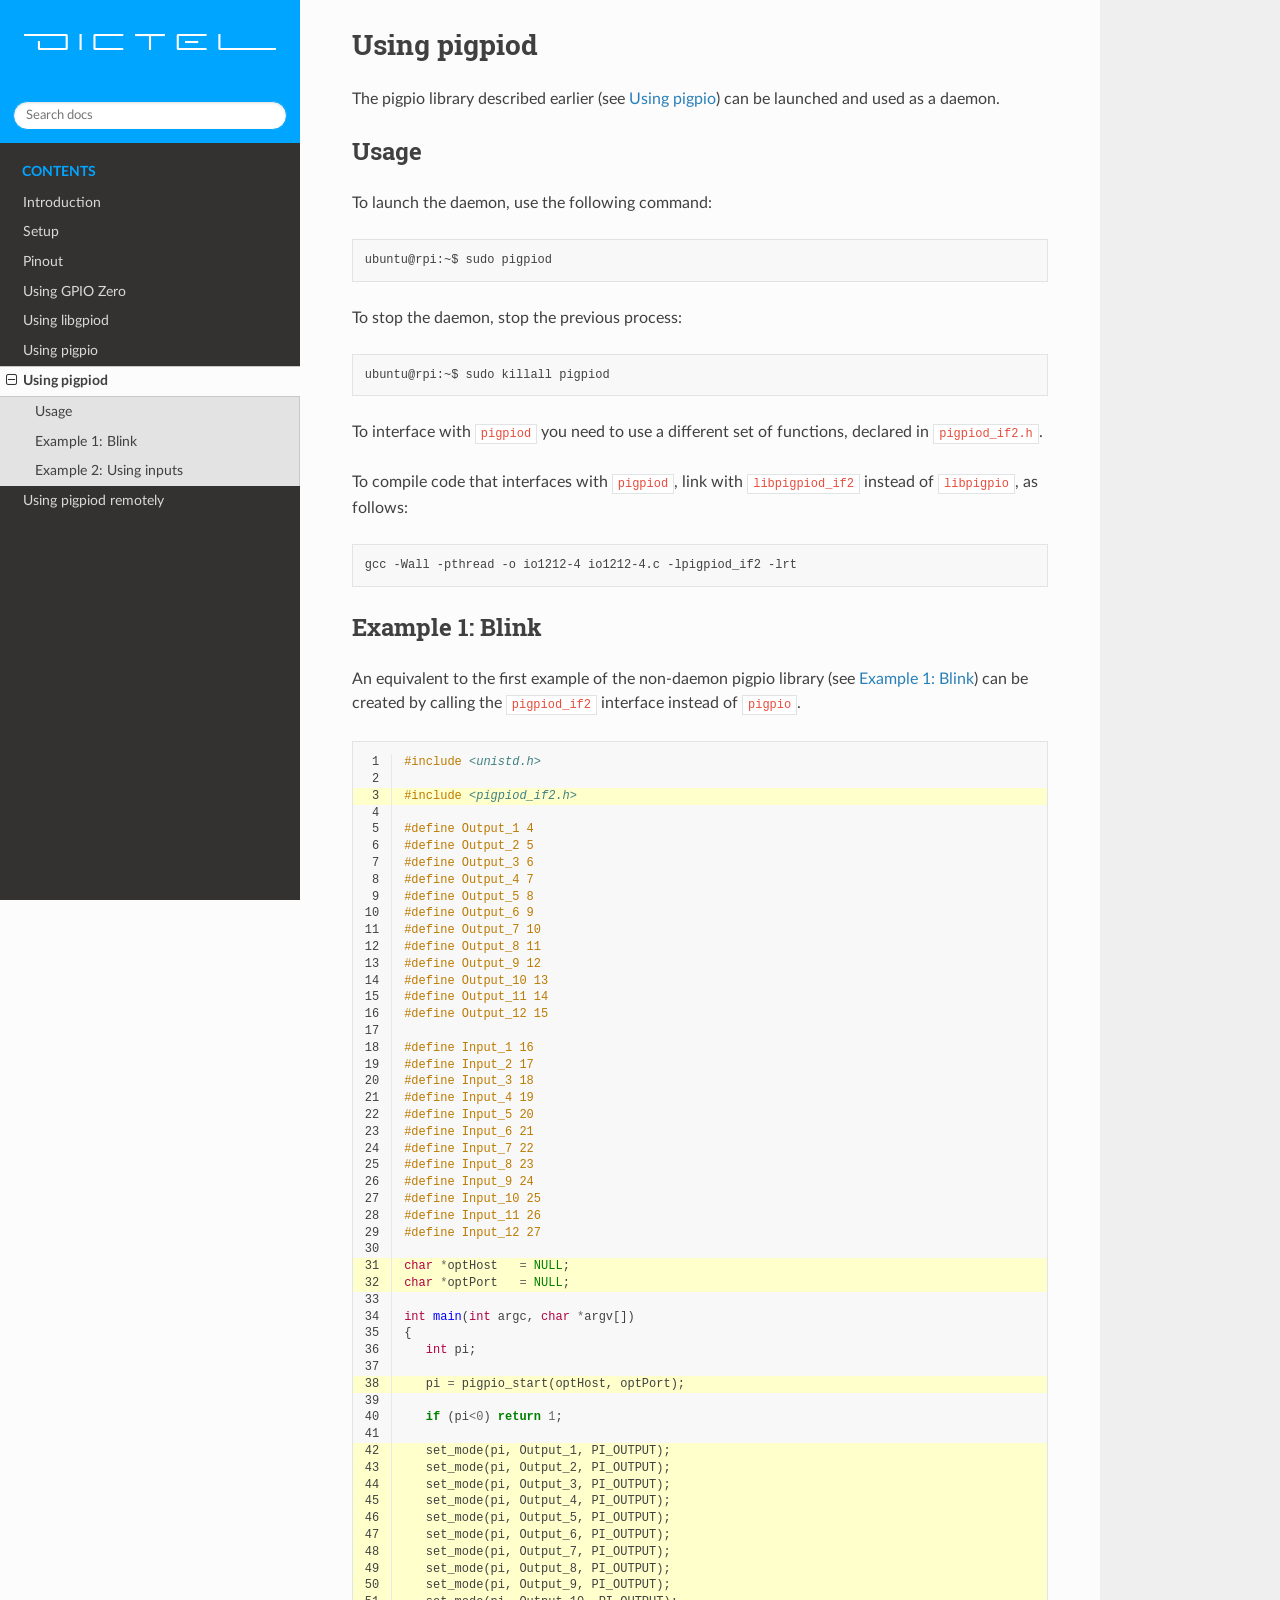
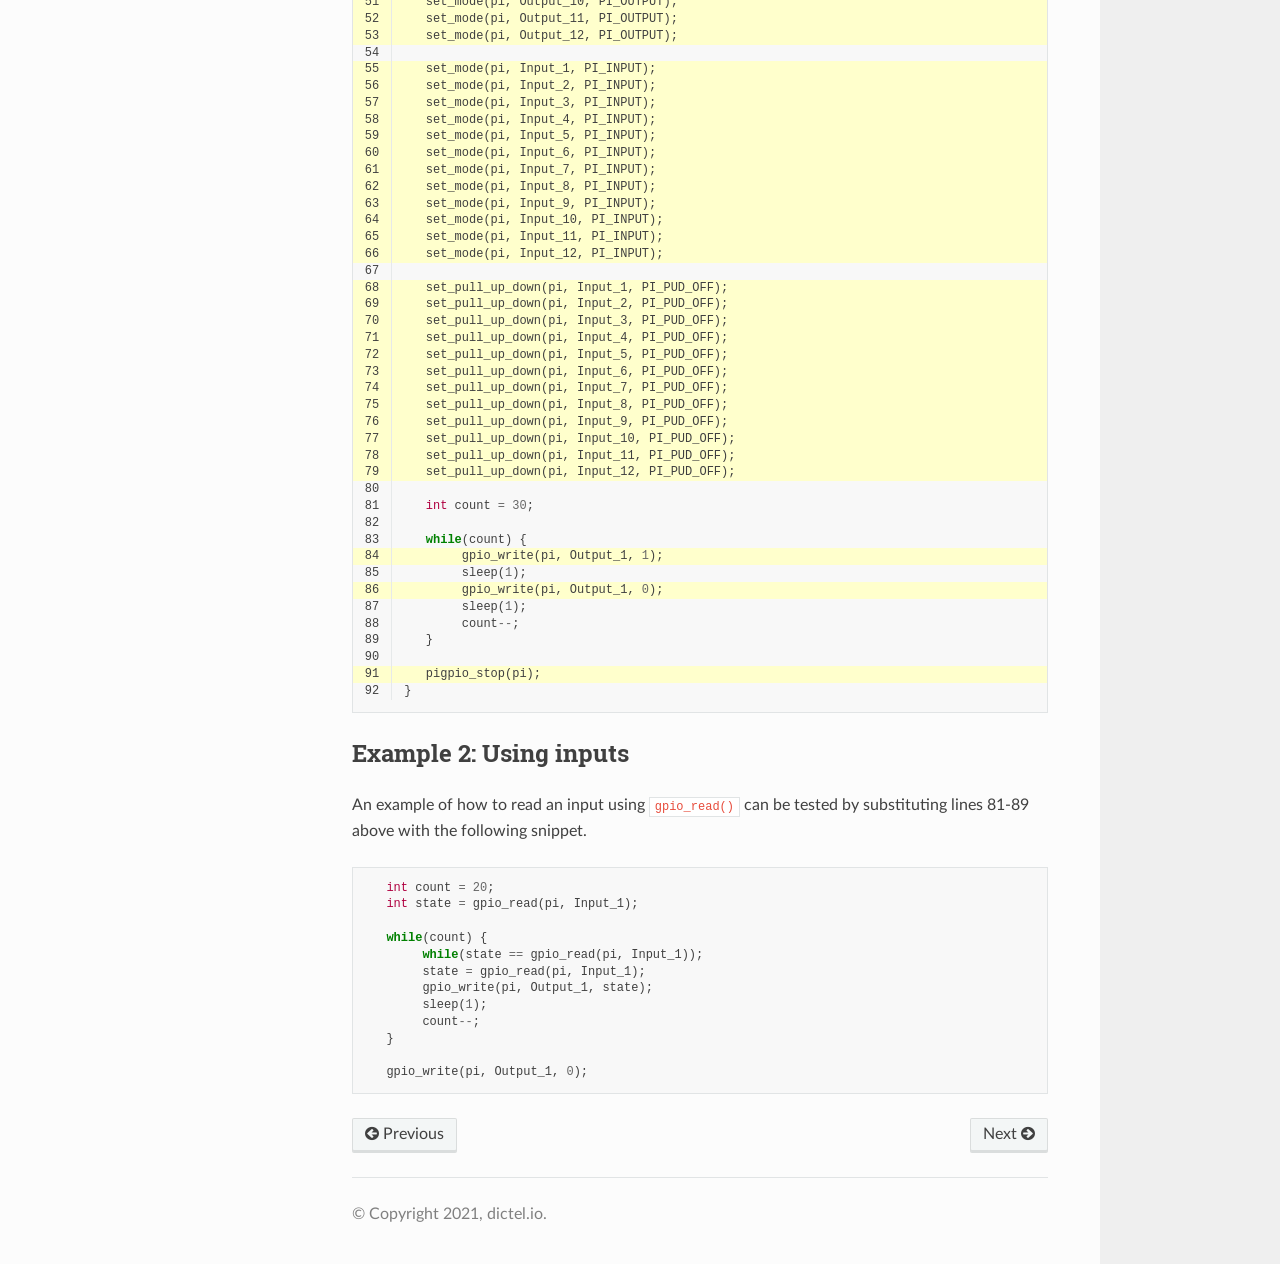
<file: html/pigpiod.html>
<!DOCTYPE html>
<html class="writer-html5" lang="en" >
<head>
  <meta charset="utf-8" /><meta name="generator" content="Docutils 0.17.1: http://docutils.sourceforge.net/" />

  <meta name="viewport" content="width=device-width, initial-scale=1.0" />
  <title>Using pigpiod &mdash; Dictel io1212</title>
      <link rel="stylesheet" href="_static/pygments.css" type="text/css" />
      <link rel="stylesheet" href="_static/css/theme.css" type="text/css" />
      <link rel="stylesheet" href="_static/color.css" type="text/css" />
    <link rel="shortcut icon" href="_static/dictel_exported.svg"/>
    <link rel="canonical" href="https://www.dictel.io/io1212/pigpiod.html" />
  <!--[if lt IE 9]>
    <script src="_static/js/html5shiv.min.js"></script>
  <![endif]-->
  
        <script data-url_root="./" id="documentation_options" src="_static/documentation_options.js"></script>
        <script src="_static/jquery.js"></script>
        <script src="_static/underscore.js"></script>
        <script src="_static/doctools.js"></script>
    <script src="_static/js/theme.js"></script>
    <link rel="index" title="Index" href="genindex.html" />
    <link rel="search" title="Search" href="search.html" />
    <link rel="next" title="Using pigpiod remotely" href="pigpiod_remote.html" />
    <link rel="prev" title="Using pigpio" href="pigpio.html" />
    <!--script async src="https://www.googletagmanager.com/gtag/js?id=G-EJG1VJMZER"></script>
    <script>
      window.dataLayer = window.dataLayer || [];
      function gtag(){dataLayer.push(arguments);}
      gtag('js', new Date());
      gtag('config', 'G-EJG1VJMZER');
    </script-->
     

</head>

<body class="wy-body-for-nav"> 
  <div class="wy-grid-for-nav">
    <nav data-toggle="wy-nav-shift" class="wy-nav-side">
      <div class="wy-side-scroll">
        <div class="wy-side-nav-search" >
            <a href="index.html">
            <img src="_static/dictel_v1.0_exported_white.svg" class="logo" alt="Logo"/>
          </a>
<div role="search">
  <form id="rtd-search-form" class="wy-form" action="search.html" method="get">
    <input type="text" name="q" placeholder="Search docs" />
    <input type="hidden" name="check_keywords" value="yes" />
    <input type="hidden" name="area" value="default" />
  </form>
</div>
        </div><div class="wy-menu wy-menu-vertical" data-spy="affix" role="navigation" aria-label="Navigation menu">
              <p class="caption" role="heading"><span class="caption-text">Contents</span></p>
<ul class="current">
<li class="toctree-l1"><a class="reference internal" href="index.html">Introduction</a></li>
<li class="toctree-l1"><a class="reference internal" href="intro.html">Setup</a></li>
<li class="toctree-l1"><a class="reference internal" href="intro.html#pinout">Pinout</a></li>
<li class="toctree-l1"><a class="reference internal" href="gpio_zero.html">Using GPIO Zero</a></li>
<li class="toctree-l1"><a class="reference internal" href="libgpiod.html">Using libgpiod</a></li>
<li class="toctree-l1"><a class="reference internal" href="pigpio.html">Using pigpio</a></li>
<li class="toctree-l1 current"><a class="current reference internal" href="#">Using pigpiod</a><ul>
<li class="toctree-l2"><a class="reference internal" href="#usage">Usage</a></li>
<li class="toctree-l2"><a class="reference internal" href="#example-1-blink">Example 1: Blink</a></li>
<li class="toctree-l2"><a class="reference internal" href="#example-2-using-inputs">Example 2: Using inputs</a></li>
</ul>
</li>
<li class="toctree-l1"><a class="reference internal" href="pigpiod_remote.html">Using pigpiod remotely</a></li>
</ul>

        </div>
      </div>
    </nav>

    <section data-toggle="wy-nav-shift" class="wy-nav-content-wrap"><nav class="wy-nav-top" aria-label="Mobile navigation menu" >
          <i data-toggle="wy-nav-top" class="fa fa-bars"></i>
          <a href="index.html">Dictel io1212</a>
      </nav>

      <div class="wy-nav-content">
        <div class="rst-content">
          <!-- Dictel -->
          <div role="main" class="document" itemscope="itemscope" itemtype="http://schema.org/Article">
           <div itemprop="articleBody">
             
  <section id="using-pigpiod">
<span id="pigpiod"></span><h1>Using pigpiod<a class="headerlink" href="#using-pigpiod" title="Permalink to this headline"></a></h1>
<p>The pigpio library described earlier (see <a class="reference internal" href="pigpio.html#pigpio"><span class="std std-ref">Using pigpio</span></a>) can be launched and used as a daemon.</p>
<section id="usage">
<h2>Usage<a class="headerlink" href="#usage" title="Permalink to this headline"></a></h2>
<p>To launch the daemon, use the following command:</p>
<div class="highlight-bash notranslate"><div class="highlight"><pre><span></span>ubuntu@rpi:~$ sudo pigpiod
</pre></div>
</div>
<p>To stop the daemon, stop the previous process:</p>
<div class="highlight-bash notranslate"><div class="highlight"><pre><span></span>ubuntu@rpi:~$ sudo killall pigpiod
</pre></div>
</div>
<p>To interface with <code class="docutils literal notranslate"><span class="pre">pigpiod</span></code> you need to use a different set of functions, declared in <code class="docutils literal notranslate"><span class="pre">pigpiod_if2.h</span></code>.</p>
<p>To compile code that interfaces with <code class="docutils literal notranslate"><span class="pre">pigpiod</span></code>, link with <code class="docutils literal notranslate"><span class="pre">libpigpiod_if2</span></code> instead of <code class="docutils literal notranslate"><span class="pre">libpigpio</span></code>, as follows:</p>
<div class="highlight-bash notranslate"><div class="highlight"><pre><span></span>gcc -Wall -pthread -o io1212-4 io1212-4.c -lpigpiod_if2 -lrt
</pre></div>
</div>
</section>
<section id="example-1-blink">
<span id="pigpiod-ex1"></span><h2>Example 1: Blink<a class="headerlink" href="#example-1-blink" title="Permalink to this headline"></a></h2>
<p>An equivalent to the first example of the non-daemon pigpio library (see <a class="reference internal" href="pigpio.html#pigpio-ex1"><span class="std std-ref">Example 1: Blink</span></a>) can be created by calling the <code class="docutils literal notranslate"><span class="pre">pigpiod_if2</span></code> interface instead of <code class="docutils literal notranslate"><span class="pre">pigpio</span></code>.</p>
<div class="highlight-C notranslate"><div class="highlight"><pre><span></span><span class="linenos"> 1</span><span class="cp">#include</span><span class="w"> </span><span class="cpf">&lt;unistd.h&gt;</span><span class="cp"></span>
<span class="linenos"> 2</span>
<span class="hll"><span class="linenos"> 3</span><span class="cp">#include</span><span class="w"> </span><span class="cpf">&lt;pigpiod_if2.h&gt;</span><span class="cp"></span>
</span><span class="linenos"> 4</span>
<span class="linenos"> 5</span><span class="cp">#define Output_1 4</span>
<span class="linenos"> 6</span><span class="cp">#define Output_2 5</span>
<span class="linenos"> 7</span><span class="cp">#define Output_3 6</span>
<span class="linenos"> 8</span><span class="cp">#define Output_4 7</span>
<span class="linenos"> 9</span><span class="cp">#define Output_5 8</span>
<span class="linenos">10</span><span class="cp">#define Output_6 9</span>
<span class="linenos">11</span><span class="cp">#define Output_7 10</span>
<span class="linenos">12</span><span class="cp">#define Output_8 11</span>
<span class="linenos">13</span><span class="cp">#define Output_9 12</span>
<span class="linenos">14</span><span class="cp">#define Output_10 13</span>
<span class="linenos">15</span><span class="cp">#define Output_11 14</span>
<span class="linenos">16</span><span class="cp">#define Output_12 15</span>
<span class="linenos">17</span>
<span class="linenos">18</span><span class="cp">#define Input_1 16</span>
<span class="linenos">19</span><span class="cp">#define Input_2 17</span>
<span class="linenos">20</span><span class="cp">#define Input_3 18</span>
<span class="linenos">21</span><span class="cp">#define Input_4 19</span>
<span class="linenos">22</span><span class="cp">#define Input_5 20</span>
<span class="linenos">23</span><span class="cp">#define Input_6 21</span>
<span class="linenos">24</span><span class="cp">#define Input_7 22</span>
<span class="linenos">25</span><span class="cp">#define Input_8 23</span>
<span class="linenos">26</span><span class="cp">#define Input_9 24</span>
<span class="linenos">27</span><span class="cp">#define Input_10 25</span>
<span class="linenos">28</span><span class="cp">#define Input_11 26</span>
<span class="linenos">29</span><span class="cp">#define Input_12 27</span>
<span class="linenos">30</span>
<span class="hll"><span class="linenos">31</span><span class="kt">char</span><span class="w"> </span><span class="o">*</span><span class="n">optHost</span><span class="w">   </span><span class="o">=</span><span class="w"> </span><span class="nb">NULL</span><span class="p">;</span><span class="w"></span>
</span><span class="hll"><span class="linenos">32</span><span class="kt">char</span><span class="w"> </span><span class="o">*</span><span class="n">optPort</span><span class="w">   </span><span class="o">=</span><span class="w"> </span><span class="nb">NULL</span><span class="p">;</span><span class="w"></span>
</span><span class="linenos">33</span>
<span class="linenos">34</span><span class="kt">int</span><span class="w"> </span><span class="nf">main</span><span class="p">(</span><span class="kt">int</span><span class="w"> </span><span class="n">argc</span><span class="p">,</span><span class="w"> </span><span class="kt">char</span><span class="w"> </span><span class="o">*</span><span class="n">argv</span><span class="p">[])</span><span class="w"></span>
<span class="linenos">35</span><span class="p">{</span><span class="w"></span>
<span class="linenos">36</span><span class="w">   </span><span class="kt">int</span><span class="w"> </span><span class="n">pi</span><span class="p">;</span><span class="w"></span>
<span class="linenos">37</span>
<span class="hll"><span class="linenos">38</span><span class="w">   </span><span class="n">pi</span><span class="w"> </span><span class="o">=</span><span class="w"> </span><span class="n">pigpio_start</span><span class="p">(</span><span class="n">optHost</span><span class="p">,</span><span class="w"> </span><span class="n">optPort</span><span class="p">);</span><span class="w"></span>
</span><span class="linenos">39</span>
<span class="linenos">40</span><span class="w">   </span><span class="k">if</span><span class="w"> </span><span class="p">(</span><span class="n">pi</span><span class="o">&lt;</span><span class="mi">0</span><span class="p">)</span><span class="w"> </span><span class="k">return</span><span class="w"> </span><span class="mi">1</span><span class="p">;</span><span class="w"></span>
<span class="linenos">41</span>
<span class="hll"><span class="linenos">42</span><span class="w">   </span><span class="n">set_mode</span><span class="p">(</span><span class="n">pi</span><span class="p">,</span><span class="w"> </span><span class="n">Output_1</span><span class="p">,</span><span class="w"> </span><span class="n">PI_OUTPUT</span><span class="p">);</span><span class="w"></span>
</span><span class="hll"><span class="linenos">43</span><span class="w">   </span><span class="n">set_mode</span><span class="p">(</span><span class="n">pi</span><span class="p">,</span><span class="w"> </span><span class="n">Output_2</span><span class="p">,</span><span class="w"> </span><span class="n">PI_OUTPUT</span><span class="p">);</span><span class="w"></span>
</span><span class="hll"><span class="linenos">44</span><span class="w">   </span><span class="n">set_mode</span><span class="p">(</span><span class="n">pi</span><span class="p">,</span><span class="w"> </span><span class="n">Output_3</span><span class="p">,</span><span class="w"> </span><span class="n">PI_OUTPUT</span><span class="p">);</span><span class="w"></span>
</span><span class="hll"><span class="linenos">45</span><span class="w">   </span><span class="n">set_mode</span><span class="p">(</span><span class="n">pi</span><span class="p">,</span><span class="w"> </span><span class="n">Output_4</span><span class="p">,</span><span class="w"> </span><span class="n">PI_OUTPUT</span><span class="p">);</span><span class="w"></span>
</span><span class="hll"><span class="linenos">46</span><span class="w">   </span><span class="n">set_mode</span><span class="p">(</span><span class="n">pi</span><span class="p">,</span><span class="w"> </span><span class="n">Output_5</span><span class="p">,</span><span class="w"> </span><span class="n">PI_OUTPUT</span><span class="p">);</span><span class="w"></span>
</span><span class="hll"><span class="linenos">47</span><span class="w">   </span><span class="n">set_mode</span><span class="p">(</span><span class="n">pi</span><span class="p">,</span><span class="w"> </span><span class="n">Output_6</span><span class="p">,</span><span class="w"> </span><span class="n">PI_OUTPUT</span><span class="p">);</span><span class="w"></span>
</span><span class="hll"><span class="linenos">48</span><span class="w">   </span><span class="n">set_mode</span><span class="p">(</span><span class="n">pi</span><span class="p">,</span><span class="w"> </span><span class="n">Output_7</span><span class="p">,</span><span class="w"> </span><span class="n">PI_OUTPUT</span><span class="p">);</span><span class="w"></span>
</span><span class="hll"><span class="linenos">49</span><span class="w">   </span><span class="n">set_mode</span><span class="p">(</span><span class="n">pi</span><span class="p">,</span><span class="w"> </span><span class="n">Output_8</span><span class="p">,</span><span class="w"> </span><span class="n">PI_OUTPUT</span><span class="p">);</span><span class="w"></span>
</span><span class="hll"><span class="linenos">50</span><span class="w">   </span><span class="n">set_mode</span><span class="p">(</span><span class="n">pi</span><span class="p">,</span><span class="w"> </span><span class="n">Output_9</span><span class="p">,</span><span class="w"> </span><span class="n">PI_OUTPUT</span><span class="p">);</span><span class="w"></span>
</span><span class="hll"><span class="linenos">51</span><span class="w">   </span><span class="n">set_mode</span><span class="p">(</span><span class="n">pi</span><span class="p">,</span><span class="w"> </span><span class="n">Output_10</span><span class="p">,</span><span class="w"> </span><span class="n">PI_OUTPUT</span><span class="p">);</span><span class="w"></span>
</span><span class="hll"><span class="linenos">52</span><span class="w">   </span><span class="n">set_mode</span><span class="p">(</span><span class="n">pi</span><span class="p">,</span><span class="w"> </span><span class="n">Output_11</span><span class="p">,</span><span class="w"> </span><span class="n">PI_OUTPUT</span><span class="p">);</span><span class="w"></span>
</span><span class="hll"><span class="linenos">53</span><span class="w">   </span><span class="n">set_mode</span><span class="p">(</span><span class="n">pi</span><span class="p">,</span><span class="w"> </span><span class="n">Output_12</span><span class="p">,</span><span class="w"> </span><span class="n">PI_OUTPUT</span><span class="p">);</span><span class="w"></span>
</span><span class="linenos">54</span>
<span class="hll"><span class="linenos">55</span><span class="w">   </span><span class="n">set_mode</span><span class="p">(</span><span class="n">pi</span><span class="p">,</span><span class="w"> </span><span class="n">Input_1</span><span class="p">,</span><span class="w"> </span><span class="n">PI_INPUT</span><span class="p">);</span><span class="w"></span>
</span><span class="hll"><span class="linenos">56</span><span class="w">   </span><span class="n">set_mode</span><span class="p">(</span><span class="n">pi</span><span class="p">,</span><span class="w"> </span><span class="n">Input_2</span><span class="p">,</span><span class="w"> </span><span class="n">PI_INPUT</span><span class="p">);</span><span class="w"></span>
</span><span class="hll"><span class="linenos">57</span><span class="w">   </span><span class="n">set_mode</span><span class="p">(</span><span class="n">pi</span><span class="p">,</span><span class="w"> </span><span class="n">Input_3</span><span class="p">,</span><span class="w"> </span><span class="n">PI_INPUT</span><span class="p">);</span><span class="w"></span>
</span><span class="hll"><span class="linenos">58</span><span class="w">   </span><span class="n">set_mode</span><span class="p">(</span><span class="n">pi</span><span class="p">,</span><span class="w"> </span><span class="n">Input_4</span><span class="p">,</span><span class="w"> </span><span class="n">PI_INPUT</span><span class="p">);</span><span class="w"></span>
</span><span class="hll"><span class="linenos">59</span><span class="w">   </span><span class="n">set_mode</span><span class="p">(</span><span class="n">pi</span><span class="p">,</span><span class="w"> </span><span class="n">Input_5</span><span class="p">,</span><span class="w"> </span><span class="n">PI_INPUT</span><span class="p">);</span><span class="w"></span>
</span><span class="hll"><span class="linenos">60</span><span class="w">   </span><span class="n">set_mode</span><span class="p">(</span><span class="n">pi</span><span class="p">,</span><span class="w"> </span><span class="n">Input_6</span><span class="p">,</span><span class="w"> </span><span class="n">PI_INPUT</span><span class="p">);</span><span class="w"></span>
</span><span class="hll"><span class="linenos">61</span><span class="w">   </span><span class="n">set_mode</span><span class="p">(</span><span class="n">pi</span><span class="p">,</span><span class="w"> </span><span class="n">Input_7</span><span class="p">,</span><span class="w"> </span><span class="n">PI_INPUT</span><span class="p">);</span><span class="w"></span>
</span><span class="hll"><span class="linenos">62</span><span class="w">   </span><span class="n">set_mode</span><span class="p">(</span><span class="n">pi</span><span class="p">,</span><span class="w"> </span><span class="n">Input_8</span><span class="p">,</span><span class="w"> </span><span class="n">PI_INPUT</span><span class="p">);</span><span class="w"></span>
</span><span class="hll"><span class="linenos">63</span><span class="w">   </span><span class="n">set_mode</span><span class="p">(</span><span class="n">pi</span><span class="p">,</span><span class="w"> </span><span class="n">Input_9</span><span class="p">,</span><span class="w"> </span><span class="n">PI_INPUT</span><span class="p">);</span><span class="w"></span>
</span><span class="hll"><span class="linenos">64</span><span class="w">   </span><span class="n">set_mode</span><span class="p">(</span><span class="n">pi</span><span class="p">,</span><span class="w"> </span><span class="n">Input_10</span><span class="p">,</span><span class="w"> </span><span class="n">PI_INPUT</span><span class="p">);</span><span class="w"></span>
</span><span class="hll"><span class="linenos">65</span><span class="w">   </span><span class="n">set_mode</span><span class="p">(</span><span class="n">pi</span><span class="p">,</span><span class="w"> </span><span class="n">Input_11</span><span class="p">,</span><span class="w"> </span><span class="n">PI_INPUT</span><span class="p">);</span><span class="w"></span>
</span><span class="hll"><span class="linenos">66</span><span class="w">   </span><span class="n">set_mode</span><span class="p">(</span><span class="n">pi</span><span class="p">,</span><span class="w"> </span><span class="n">Input_12</span><span class="p">,</span><span class="w"> </span><span class="n">PI_INPUT</span><span class="p">);</span><span class="w"></span>
</span><span class="linenos">67</span>
<span class="hll"><span class="linenos">68</span><span class="w">   </span><span class="n">set_pull_up_down</span><span class="p">(</span><span class="n">pi</span><span class="p">,</span><span class="w"> </span><span class="n">Input_1</span><span class="p">,</span><span class="w"> </span><span class="n">PI_PUD_OFF</span><span class="p">);</span><span class="w"></span>
</span><span class="hll"><span class="linenos">69</span><span class="w">   </span><span class="n">set_pull_up_down</span><span class="p">(</span><span class="n">pi</span><span class="p">,</span><span class="w"> </span><span class="n">Input_2</span><span class="p">,</span><span class="w"> </span><span class="n">PI_PUD_OFF</span><span class="p">);</span><span class="w"></span>
</span><span class="hll"><span class="linenos">70</span><span class="w">   </span><span class="n">set_pull_up_down</span><span class="p">(</span><span class="n">pi</span><span class="p">,</span><span class="w"> </span><span class="n">Input_3</span><span class="p">,</span><span class="w"> </span><span class="n">PI_PUD_OFF</span><span class="p">);</span><span class="w"></span>
</span><span class="hll"><span class="linenos">71</span><span class="w">   </span><span class="n">set_pull_up_down</span><span class="p">(</span><span class="n">pi</span><span class="p">,</span><span class="w"> </span><span class="n">Input_4</span><span class="p">,</span><span class="w"> </span><span class="n">PI_PUD_OFF</span><span class="p">);</span><span class="w"></span>
</span><span class="hll"><span class="linenos">72</span><span class="w">   </span><span class="n">set_pull_up_down</span><span class="p">(</span><span class="n">pi</span><span class="p">,</span><span class="w"> </span><span class="n">Input_5</span><span class="p">,</span><span class="w"> </span><span class="n">PI_PUD_OFF</span><span class="p">);</span><span class="w"></span>
</span><span class="hll"><span class="linenos">73</span><span class="w">   </span><span class="n">set_pull_up_down</span><span class="p">(</span><span class="n">pi</span><span class="p">,</span><span class="w"> </span><span class="n">Input_6</span><span class="p">,</span><span class="w"> </span><span class="n">PI_PUD_OFF</span><span class="p">);</span><span class="w"></span>
</span><span class="hll"><span class="linenos">74</span><span class="w">   </span><span class="n">set_pull_up_down</span><span class="p">(</span><span class="n">pi</span><span class="p">,</span><span class="w"> </span><span class="n">Input_7</span><span class="p">,</span><span class="w"> </span><span class="n">PI_PUD_OFF</span><span class="p">);</span><span class="w"></span>
</span><span class="hll"><span class="linenos">75</span><span class="w">   </span><span class="n">set_pull_up_down</span><span class="p">(</span><span class="n">pi</span><span class="p">,</span><span class="w"> </span><span class="n">Input_8</span><span class="p">,</span><span class="w"> </span><span class="n">PI_PUD_OFF</span><span class="p">);</span><span class="w"></span>
</span><span class="hll"><span class="linenos">76</span><span class="w">   </span><span class="n">set_pull_up_down</span><span class="p">(</span><span class="n">pi</span><span class="p">,</span><span class="w"> </span><span class="n">Input_9</span><span class="p">,</span><span class="w"> </span><span class="n">PI_PUD_OFF</span><span class="p">);</span><span class="w"></span>
</span><span class="hll"><span class="linenos">77</span><span class="w">   </span><span class="n">set_pull_up_down</span><span class="p">(</span><span class="n">pi</span><span class="p">,</span><span class="w"> </span><span class="n">Input_10</span><span class="p">,</span><span class="w"> </span><span class="n">PI_PUD_OFF</span><span class="p">);</span><span class="w"></span>
</span><span class="hll"><span class="linenos">78</span><span class="w">   </span><span class="n">set_pull_up_down</span><span class="p">(</span><span class="n">pi</span><span class="p">,</span><span class="w"> </span><span class="n">Input_11</span><span class="p">,</span><span class="w"> </span><span class="n">PI_PUD_OFF</span><span class="p">);</span><span class="w"></span>
</span><span class="hll"><span class="linenos">79</span><span class="w">   </span><span class="n">set_pull_up_down</span><span class="p">(</span><span class="n">pi</span><span class="p">,</span><span class="w"> </span><span class="n">Input_12</span><span class="p">,</span><span class="w"> </span><span class="n">PI_PUD_OFF</span><span class="p">);</span><span class="w"></span>
</span><span class="linenos">80</span>
<span class="linenos">81</span><span class="w">   </span><span class="kt">int</span><span class="w"> </span><span class="n">count</span><span class="w"> </span><span class="o">=</span><span class="w"> </span><span class="mi">30</span><span class="p">;</span><span class="w"></span>
<span class="linenos">82</span>
<span class="linenos">83</span><span class="w">   </span><span class="k">while</span><span class="p">(</span><span class="n">count</span><span class="p">)</span><span class="w"> </span><span class="p">{</span><span class="w"></span>
<span class="hll"><span class="linenos">84</span><span class="w">        </span><span class="n">gpio_write</span><span class="p">(</span><span class="n">pi</span><span class="p">,</span><span class="w"> </span><span class="n">Output_1</span><span class="p">,</span><span class="w"> </span><span class="mi">1</span><span class="p">);</span><span class="w"></span>
</span><span class="linenos">85</span><span class="w">        </span><span class="n">sleep</span><span class="p">(</span><span class="mi">1</span><span class="p">);</span><span class="w"></span>
<span class="hll"><span class="linenos">86</span><span class="w">        </span><span class="n">gpio_write</span><span class="p">(</span><span class="n">pi</span><span class="p">,</span><span class="w"> </span><span class="n">Output_1</span><span class="p">,</span><span class="w"> </span><span class="mi">0</span><span class="p">);</span><span class="w"></span>
</span><span class="linenos">87</span><span class="w">        </span><span class="n">sleep</span><span class="p">(</span><span class="mi">1</span><span class="p">);</span><span class="w"></span>
<span class="linenos">88</span><span class="w">        </span><span class="n">count</span><span class="o">--</span><span class="p">;</span><span class="w"></span>
<span class="linenos">89</span><span class="w">   </span><span class="p">}</span><span class="w"></span>
<span class="linenos">90</span>
<span class="hll"><span class="linenos">91</span><span class="w">   </span><span class="n">pigpio_stop</span><span class="p">(</span><span class="n">pi</span><span class="p">);</span><span class="w"></span>
</span><span class="linenos">92</span><span class="p">}</span><span class="w"></span>
</pre></div>
</div>
</section>
<section id="example-2-using-inputs">
<h2>Example 2: Using inputs<a class="headerlink" href="#example-2-using-inputs" title="Permalink to this headline"></a></h2>
<p>An example of how to read an input using <code class="docutils literal notranslate"><span class="pre">gpio_read()</span></code> can be tested by substituting lines 81-89 above with the following snippet.</p>
<div class="highlight-C notranslate"><div class="highlight"><pre><span></span><span class="w">   </span><span class="kt">int</span><span class="w"> </span><span class="n">count</span><span class="w"> </span><span class="o">=</span><span class="w"> </span><span class="mi">20</span><span class="p">;</span><span class="w"></span>
<span class="w">   </span><span class="kt">int</span><span class="w"> </span><span class="n">state</span><span class="w"> </span><span class="o">=</span><span class="w"> </span><span class="n">gpio_read</span><span class="p">(</span><span class="n">pi</span><span class="p">,</span><span class="w"> </span><span class="n">Input_1</span><span class="p">);</span><span class="w"></span>
<span class="w">   </span>
<span class="w">   </span><span class="k">while</span><span class="p">(</span><span class="n">count</span><span class="p">)</span><span class="w"> </span><span class="p">{</span><span class="w"></span>
<span class="w">        </span><span class="k">while</span><span class="p">(</span><span class="n">state</span><span class="w"> </span><span class="o">==</span><span class="w"> </span><span class="n">gpio_read</span><span class="p">(</span><span class="n">pi</span><span class="p">,</span><span class="w"> </span><span class="n">Input_1</span><span class="p">));</span><span class="w"></span>
<span class="w">        </span><span class="n">state</span><span class="w"> </span><span class="o">=</span><span class="w"> </span><span class="n">gpio_read</span><span class="p">(</span><span class="n">pi</span><span class="p">,</span><span class="w"> </span><span class="n">Input_1</span><span class="p">);</span><span class="w"></span>
<span class="w">        </span><span class="n">gpio_write</span><span class="p">(</span><span class="n">pi</span><span class="p">,</span><span class="w"> </span><span class="n">Output_1</span><span class="p">,</span><span class="w"> </span><span class="n">state</span><span class="p">);</span><span class="w"></span>
<span class="w">        </span><span class="n">sleep</span><span class="p">(</span><span class="mi">1</span><span class="p">);</span><span class="w"></span>
<span class="w">        </span><span class="n">count</span><span class="o">--</span><span class="p">;</span><span class="w"></span>
<span class="w">   </span><span class="p">}</span><span class="w"></span>

<span class="w">   </span><span class="n">gpio_write</span><span class="p">(</span><span class="n">pi</span><span class="p">,</span><span class="w"> </span><span class="n">Output_1</span><span class="p">,</span><span class="w"> </span><span class="mi">0</span><span class="p">);</span><span class="w"></span>
</pre></div>
</div>
</section>
</section>


           </div>
          </div>
          <footer><div class="rst-footer-buttons" role="navigation" aria-label="Footer">
        <a href="pigpio.html" class="btn btn-neutral float-left" title="Using pigpio" accesskey="p" rel="prev"><span class="fa fa-arrow-circle-left" aria-hidden="true"></span> Previous</a>
        <a href="pigpiod_remote.html" class="btn btn-neutral float-right" title="Using pigpiod remotely" accesskey="n" rel="next">Next <span class="fa fa-arrow-circle-right" aria-hidden="true"></span></a>
    </div>

  <hr/>

  <div role="contentinfo">
    <p>&#169; Copyright 2021, dictel.io.</p>
  </div>

   

</footer>
        </div>
      </div>
    </section>
  </div>
  <script>
      jQuery(function () {
          SphinxRtdTheme.Navigation.enable(true);
      });
  </script>
    <!-- Theme Analytics -->
    <script async src="https://www.googletagmanager.com/gtag/js?id=G-EJG1VJMZER"></script>
    <script>
      window.dataLayer = window.dataLayer || [];
      function gtag(){dataLayer.push(arguments);}
      gtag('js', new Date());

      gtag('config', 'G-EJG1VJMZER', {
          'anonymize_ip': false,
      });
    </script> 

</body>
</html>
</file>
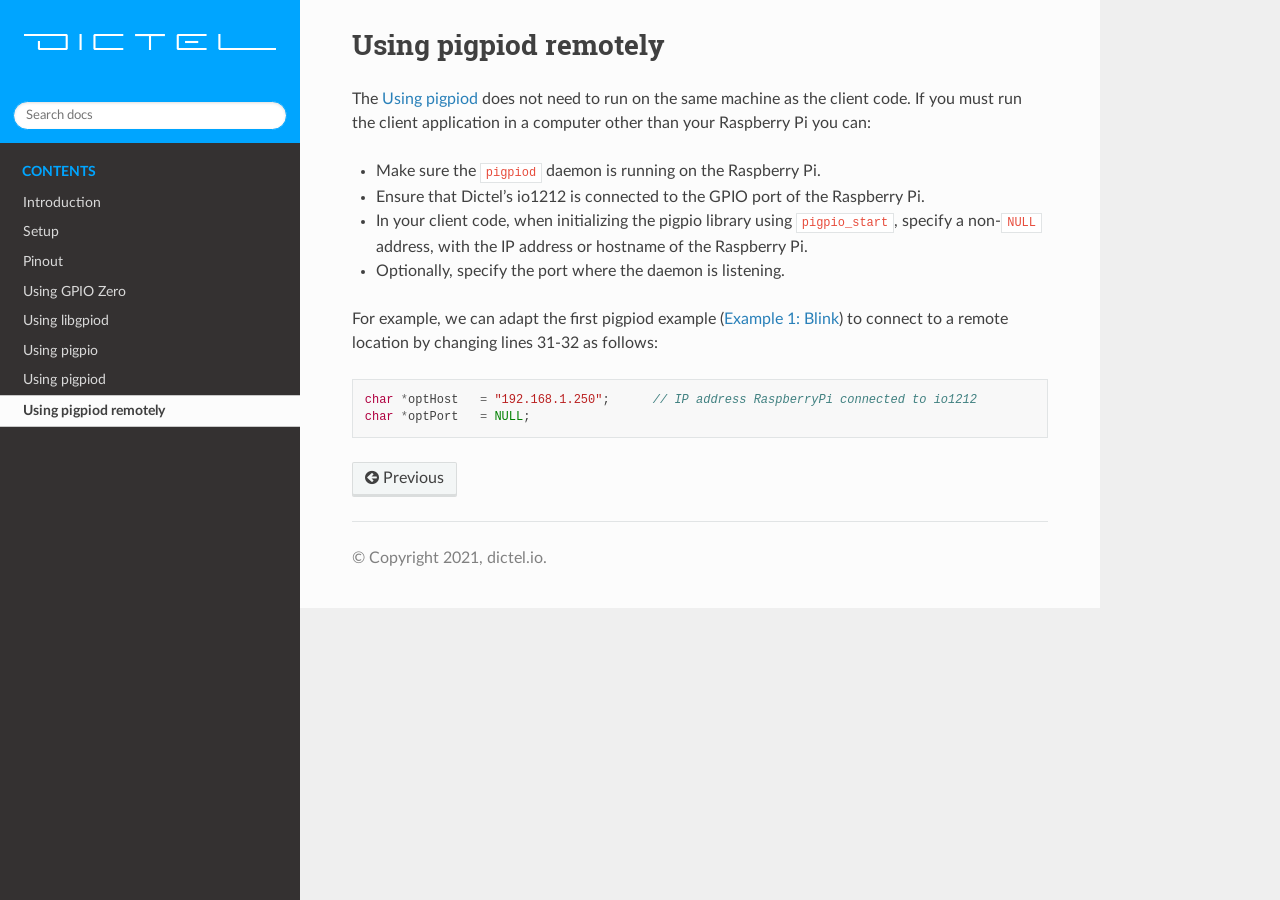
<file: html/pigpiod_remote.html>
<!DOCTYPE html>
<html class="writer-html5" lang="en" >
<head>
  <meta charset="utf-8" /><meta name="generator" content="Docutils 0.17.1: http://docutils.sourceforge.net/" />

  <meta name="viewport" content="width=device-width, initial-scale=1.0" />
  <title>Using pigpiod remotely &mdash; Dictel io1212</title>
      <link rel="stylesheet" href="_static/pygments.css" type="text/css" />
      <link rel="stylesheet" href="_static/css/theme.css" type="text/css" />
      <link rel="stylesheet" href="_static/color.css" type="text/css" />
    <link rel="shortcut icon" href="_static/dictel_exported.svg"/>
    <link rel="canonical" href="https://www.dictel.io/io1212/pigpiod_remote.html" />
  <!--[if lt IE 9]>
    <script src="_static/js/html5shiv.min.js"></script>
  <![endif]-->
  
        <script data-url_root="./" id="documentation_options" src="_static/documentation_options.js"></script>
        <script src="_static/jquery.js"></script>
        <script src="_static/underscore.js"></script>
        <script src="_static/doctools.js"></script>
    <script src="_static/js/theme.js"></script>
    <link rel="index" title="Index" href="genindex.html" />
    <link rel="search" title="Search" href="search.html" />
    <link rel="prev" title="Using pigpiod" href="pigpiod.html" />
    <!--script async src="https://www.googletagmanager.com/gtag/js?id=G-EJG1VJMZER"></script>
    <script>
      window.dataLayer = window.dataLayer || [];
      function gtag(){dataLayer.push(arguments);}
      gtag('js', new Date());
      gtag('config', 'G-EJG1VJMZER');
    </script-->
     

</head>

<body class="wy-body-for-nav"> 
  <div class="wy-grid-for-nav">
    <nav data-toggle="wy-nav-shift" class="wy-nav-side">
      <div class="wy-side-scroll">
        <div class="wy-side-nav-search" >
            <a href="index.html">
            <img src="_static/dictel_v1.0_exported_white.svg" class="logo" alt="Logo"/>
          </a>
<div role="search">
  <form id="rtd-search-form" class="wy-form" action="search.html" method="get">
    <input type="text" name="q" placeholder="Search docs" />
    <input type="hidden" name="check_keywords" value="yes" />
    <input type="hidden" name="area" value="default" />
  </form>
</div>
        </div><div class="wy-menu wy-menu-vertical" data-spy="affix" role="navigation" aria-label="Navigation menu">
              <p class="caption" role="heading"><span class="caption-text">Contents</span></p>
<ul class="current">
<li class="toctree-l1"><a class="reference internal" href="index.html">Introduction</a></li>
<li class="toctree-l1"><a class="reference internal" href="intro.html">Setup</a></li>
<li class="toctree-l1"><a class="reference internal" href="intro.html#pinout">Pinout</a></li>
<li class="toctree-l1"><a class="reference internal" href="gpio_zero.html">Using GPIO Zero</a></li>
<li class="toctree-l1"><a class="reference internal" href="libgpiod.html">Using libgpiod</a></li>
<li class="toctree-l1"><a class="reference internal" href="pigpio.html">Using pigpio</a></li>
<li class="toctree-l1"><a class="reference internal" href="pigpiod.html">Using pigpiod</a></li>
<li class="toctree-l1 current"><a class="current reference internal" href="#">Using pigpiod remotely</a></li>
</ul>

        </div>
      </div>
    </nav>

    <section data-toggle="wy-nav-shift" class="wy-nav-content-wrap"><nav class="wy-nav-top" aria-label="Mobile navigation menu" >
          <i data-toggle="wy-nav-top" class="fa fa-bars"></i>
          <a href="index.html">Dictel io1212</a>
      </nav>

      <div class="wy-nav-content">
        <div class="rst-content">
          <!-- Dictel -->
          <div role="main" class="document" itemscope="itemscope" itemtype="http://schema.org/Article">
           <div itemprop="articleBody">
             
  <section id="using-pigpiod-remotely">
<span id="pigpiod-remote"></span><h1>Using pigpiod remotely<a class="headerlink" href="#using-pigpiod-remotely" title="Permalink to this headline"></a></h1>
<p>The <a class="reference internal" href="pigpiod.html#pigpiod"><span class="std std-ref">Using pigpiod</span></a> does not need to run on the same machine as the client code. If you must run the client application in a computer other than your Raspberry Pi you can:</p>
<ul class="simple">
<li><p>Make sure the <code class="docutils literal notranslate"><span class="pre">pigpiod</span></code> daemon is running on the Raspberry Pi.</p></li>
<li><p>Ensure that Dictel’s io1212 is connected to the GPIO port of the Raspberry Pi.</p></li>
<li><p>In your client code, when initializing the pigpio library using <code class="docutils literal notranslate"><span class="pre">pigpio_start</span></code>, specify a non-<code class="docutils literal notranslate"><span class="pre">NULL</span></code> address, with the IP address or hostname of the Raspberry Pi.</p></li>
<li><p>Optionally, specify the port where the daemon is listening.</p></li>
</ul>
<p>For example, we can adapt the first pigpiod example (<a class="reference internal" href="pigpiod.html#pigpiod-ex1"><span class="std std-ref">Example 1: Blink</span></a>) to connect to a remote location by changing lines 31-32 as follows:</p>
<div class="highlight-C notranslate"><div class="highlight"><pre><span></span><span class="kt">char</span><span class="w"> </span><span class="o">*</span><span class="n">optHost</span><span class="w">   </span><span class="o">=</span><span class="w"> </span><span class="s">&quot;192.168.1.250&quot;</span><span class="p">;</span><span class="w">	</span><span class="c1">// IP address RaspberryPi connected to io1212</span>
<span class="kt">char</span><span class="w"> </span><span class="o">*</span><span class="n">optPort</span><span class="w">   </span><span class="o">=</span><span class="w"> </span><span class="nb">NULL</span><span class="p">;</span><span class="w"></span>
</pre></div>
</div>
</section>


           </div>
          </div>
          <footer><div class="rst-footer-buttons" role="navigation" aria-label="Footer">
        <a href="pigpiod.html" class="btn btn-neutral float-left" title="Using pigpiod" accesskey="p" rel="prev"><span class="fa fa-arrow-circle-left" aria-hidden="true"></span> Previous</a>
    </div>

  <hr/>

  <div role="contentinfo">
    <p>&#169; Copyright 2021, dictel.io.</p>
  </div>

   

</footer>
        </div>
      </div>
    </section>
  </div>
  <script>
      jQuery(function () {
          SphinxRtdTheme.Navigation.enable(true);
      });
  </script>
    <!-- Theme Analytics -->
    <script async src="https://www.googletagmanager.com/gtag/js?id=G-EJG1VJMZER"></script>
    <script>
      window.dataLayer = window.dataLayer || [];
      function gtag(){dataLayer.push(arguments);}
      gtag('js', new Date());

      gtag('config', 'G-EJG1VJMZER', {
          'anonymize_ip': false,
      });
    </script> 

</body>
</html>
</file>
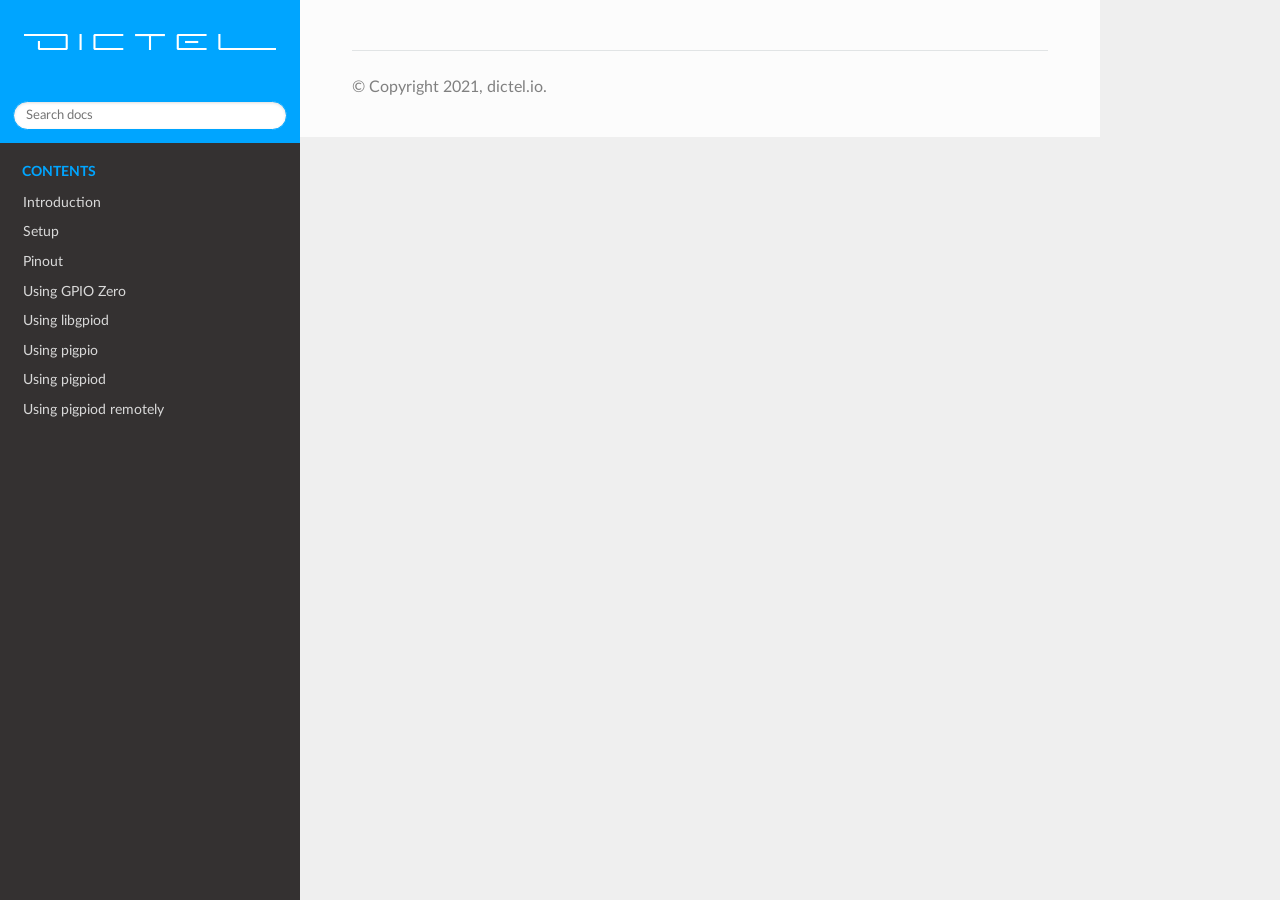
<file: html/search.html>
<!DOCTYPE html>
<html class="writer-html5" lang="en" >
<head>
  <meta charset="utf-8" />
  <meta name="viewport" content="width=device-width, initial-scale=1.0" />
  <title>Search &mdash; Dictel io1212</title>
      <link rel="stylesheet" href="_static/pygments.css" type="text/css" />
      <link rel="stylesheet" href="_static/css/theme.css" type="text/css" />
      <link rel="stylesheet" href="_static/color.css" type="text/css" />
    <link rel="shortcut icon" href="_static/dictel_exported.svg"/>
    <link rel="canonical" href="https://www.dictel.io/io1212/search.html" />
    
  <!--[if lt IE 9]>
    <script src="_static/js/html5shiv.min.js"></script>
  <![endif]-->
  
        <script data-url_root="./" id="documentation_options" src="_static/documentation_options.js"></script>
        <script src="_static/jquery.js"></script>
        <script src="_static/underscore.js"></script>
        <script src="_static/doctools.js"></script>
    <script src="_static/js/theme.js"></script>
    <script src="_static/searchtools.js"></script>
    <script src="_static/language_data.js"></script>
    <link rel="index" title="Index" href="genindex.html" />
    <link rel="search" title="Search" href="#" />
    <!--script async src="https://www.googletagmanager.com/gtag/js?id=G-EJG1VJMZER"></script>
    <script>
      window.dataLayer = window.dataLayer || [];
      function gtag(){dataLayer.push(arguments);}
      gtag('js', new Date());
      gtag('config', 'G-EJG1VJMZER');
    </script-->
     

</head>

<body class="wy-body-for-nav"> 
  <div class="wy-grid-for-nav">
    <nav data-toggle="wy-nav-shift" class="wy-nav-side">
      <div class="wy-side-scroll">
        <div class="wy-side-nav-search" >
            <a href="index.html">
            <img src="_static/dictel_v1.0_exported_white.svg" class="logo" alt="Logo"/>
          </a>
<div role="search">
  <form id="rtd-search-form" class="wy-form" action="#" method="get">
    <input type="text" name="q" placeholder="Search docs" />
    <input type="hidden" name="check_keywords" value="yes" />
    <input type="hidden" name="area" value="default" />
  </form>
</div>
        </div><div class="wy-menu wy-menu-vertical" data-spy="affix" role="navigation" aria-label="Navigation menu">
              <p class="caption" role="heading"><span class="caption-text">Contents</span></p>
<ul>
<li class="toctree-l1"><a class="reference internal" href="index.html">Introduction</a></li>
<li class="toctree-l1"><a class="reference internal" href="intro.html">Setup</a></li>
<li class="toctree-l1"><a class="reference internal" href="intro.html#pinout">Pinout</a></li>
<li class="toctree-l1"><a class="reference internal" href="gpio_zero.html">Using GPIO Zero</a></li>
<li class="toctree-l1"><a class="reference internal" href="libgpiod.html">Using libgpiod</a></li>
<li class="toctree-l1"><a class="reference internal" href="pigpio.html">Using pigpio</a></li>
<li class="toctree-l1"><a class="reference internal" href="pigpiod.html">Using pigpiod</a></li>
<li class="toctree-l1"><a class="reference internal" href="pigpiod_remote.html">Using pigpiod remotely</a></li>
</ul>

        </div>
      </div>
    </nav>

    <section data-toggle="wy-nav-shift" class="wy-nav-content-wrap"><nav class="wy-nav-top" aria-label="Mobile navigation menu" >
          <i data-toggle="wy-nav-top" class="fa fa-bars"></i>
          <a href="index.html">Dictel io1212</a>
      </nav>

      <div class="wy-nav-content">
        <div class="rst-content">
          <!-- Dictel -->
          <div role="main" class="document" itemscope="itemscope" itemtype="http://schema.org/Article">
           <div itemprop="articleBody">
             
  <noscript>
  <div id="fallback" class="admonition warning">
    <p class="last">
      Please activate JavaScript to enable the search functionality.
    </p>
  </div>
  </noscript>

  
  <div id="search-results">
  
  </div>

           </div>
          </div>
          <footer>

  <hr/>

  <div role="contentinfo">
    <p>&#169; Copyright 2021, dictel.io.</p>
  </div>

   

</footer>
        </div>
      </div>
    </section>
  </div>
  <script>
      jQuery(function () {
          SphinxRtdTheme.Navigation.enable(true);
      });
  </script>
    <!-- Theme Analytics -->
    <script async src="https://www.googletagmanager.com/gtag/js?id=G-EJG1VJMZER"></script>
    <script>
      window.dataLayer = window.dataLayer || [];
      function gtag(){dataLayer.push(arguments);}
      gtag('js', new Date());

      gtag('config', 'G-EJG1VJMZER', {
          'anonymize_ip': false,
      });
    </script>
  <script>
    jQuery(function() { Search.loadIndex("searchindex.js"); });
  </script>
  
  <script id="searchindexloader"></script>
   


</body>
</html>
</file>
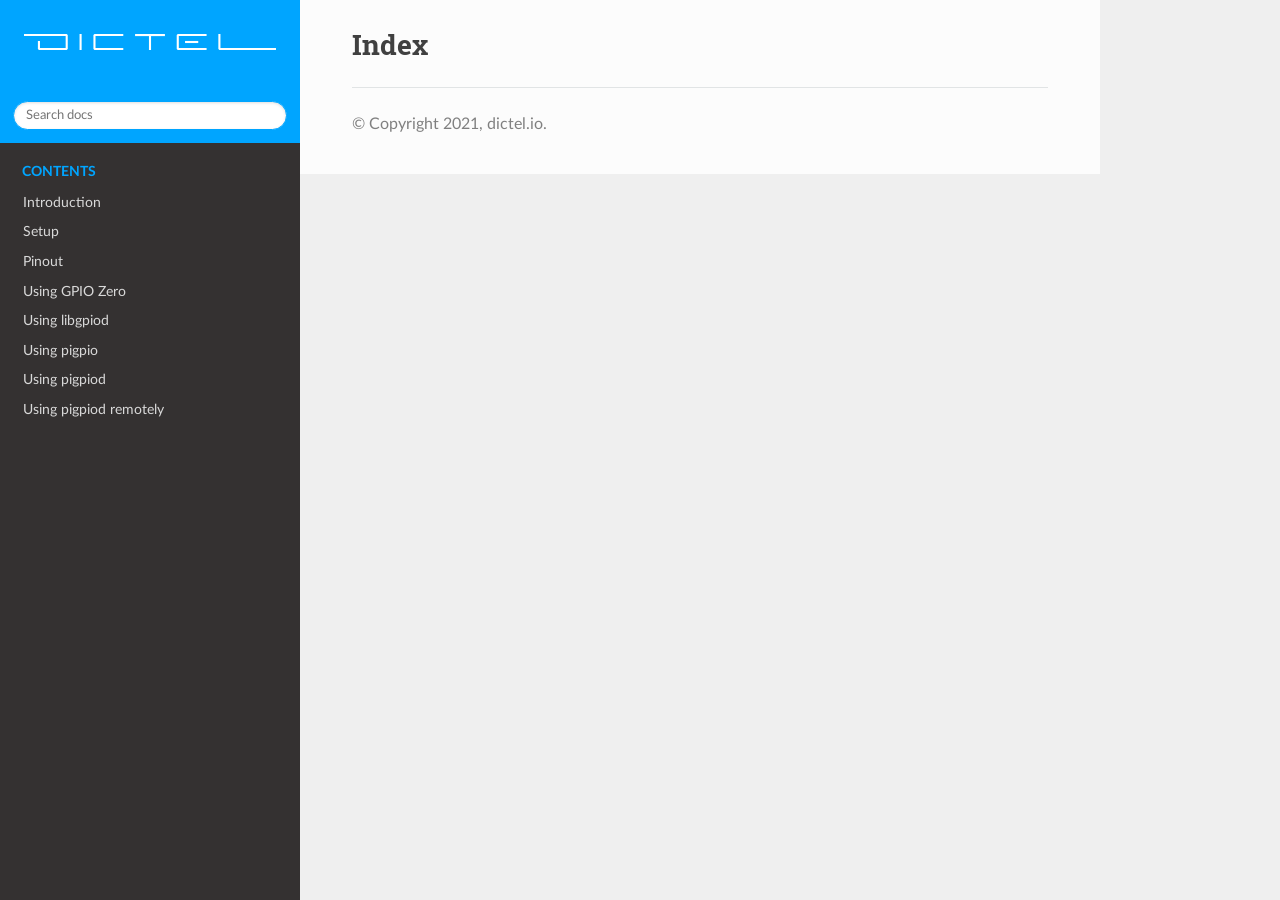
<file: io1212/genindex.html>
<!DOCTYPE html>
<html class="writer-html5" lang="en" >
<head>
  <meta charset="utf-8" />
  <meta name="viewport" content="width=device-width, initial-scale=1.0" />
  <title>Index &mdash; Dictel io1212</title>
      <link rel="stylesheet" href="_static/pygments.css" type="text/css" />
      <link rel="stylesheet" href="_static/css/theme.css" type="text/css" />
      <link rel="stylesheet" href="_static/color.css" type="text/css" />
    <link rel="shortcut icon" href="_static/favicon16.ico"/>
    <link rel="canonical" href="https://www.dictel.io/io1212/genindex.html" />
  <!--[if lt IE 9]>
    <script src="_static/js/html5shiv.min.js"></script>
  <![endif]-->
  
        <script data-url_root="./" id="documentation_options" src="_static/documentation_options.js"></script>
        <script src="_static/jquery.js"></script>
        <script src="_static/underscore.js"></script>
        <script src="_static/doctools.js"></script>
    <script src="_static/js/theme.js"></script>
    <link rel="index" title="Index" href="#" />
    <link rel="search" title="Search" href="search.html" />
    <!--script async src="https://www.googletagmanager.com/gtag/js?id=G-EJG1VJMZER"></script>
    <script>
      window.dataLayer = window.dataLayer || [];
      function gtag(){dataLayer.push(arguments);}
      gtag('js', new Date());
      gtag('config', 'G-EJG1VJMZER');
    </script-->
     

</head>

<body class="wy-body-for-nav"> 
  <div class="wy-grid-for-nav">
    <nav data-toggle="wy-nav-shift" class="wy-nav-side">
      <div class="wy-side-scroll">
        <div class="wy-side-nav-search" >
            <a href="index.html">
            <img src="_static/dictel_v1.0_exported_white.svg" class="logo" alt="Logo"/>
          </a>
<div role="search">
  <form id="rtd-search-form" class="wy-form" action="search.html" method="get">
    <input type="text" name="q" placeholder="Search docs" />
    <input type="hidden" name="check_keywords" value="yes" />
    <input type="hidden" name="area" value="default" />
  </form>
</div>
        </div><div class="wy-menu wy-menu-vertical" data-spy="affix" role="navigation" aria-label="Navigation menu">
              <p class="caption" role="heading"><span class="caption-text">Contents</span></p>
<ul>
<li class="toctree-l1"><a class="reference internal" href="index.html">Introduction</a></li>
<li class="toctree-l1"><a class="reference internal" href="intro.html">Setup</a></li>
<li class="toctree-l1"><a class="reference internal" href="intro.html#pinout">Pinout</a></li>
<li class="toctree-l1"><a class="reference internal" href="gpio_zero.html">Using GPIO Zero</a></li>
<li class="toctree-l1"><a class="reference internal" href="libgpiod.html">Using libgpiod</a></li>
<li class="toctree-l1"><a class="reference internal" href="pigpio.html">Using pigpio</a></li>
<li class="toctree-l1"><a class="reference internal" href="pigpiod.html">Using pigpiod</a></li>
<li class="toctree-l1"><a class="reference internal" href="pigpiod_remote.html">Using pigpiod remotely</a></li>
</ul>

        </div>
      </div>
    </nav>

    <section data-toggle="wy-nav-shift" class="wy-nav-content-wrap"><nav class="wy-nav-top" aria-label="Mobile navigation menu" >
          <i data-toggle="wy-nav-top" class="fa fa-bars"></i>
          <a href="index.html">Dictel io1212</a>
      </nav>

      <div class="wy-nav-content">
        <div class="rst-content">
          <!-- Dictel -->
          <div role="main" class="document" itemscope="itemscope" itemtype="http://schema.org/Article">
           <div itemprop="articleBody">
             

<h1 id="index">Index</h1>

<div class="genindex-jumpbox">
 
</div>


           </div>
          </div>
          <footer>

  <hr/>

  <div role="contentinfo">
    <p>&#169; Copyright 2021, dictel.io.</p>
  </div>

   

</footer>
        </div>
      </div>
    </section>
  </div>
  <script>
      jQuery(function () {
          SphinxRtdTheme.Navigation.enable(true);
      });
  </script>
    <!-- Theme Analytics -->
    <script async src="https://www.googletagmanager.com/gtag/js?id=G-EJG1VJMZER"></script>
    <script>
      window.dataLayer = window.dataLayer || [];
      function gtag(){dataLayer.push(arguments);}
      gtag('js', new Date());

      gtag('config', 'G-EJG1VJMZER', {
          'anonymize_ip': false,
      });
    </script> 

</body>
</html>
</file>
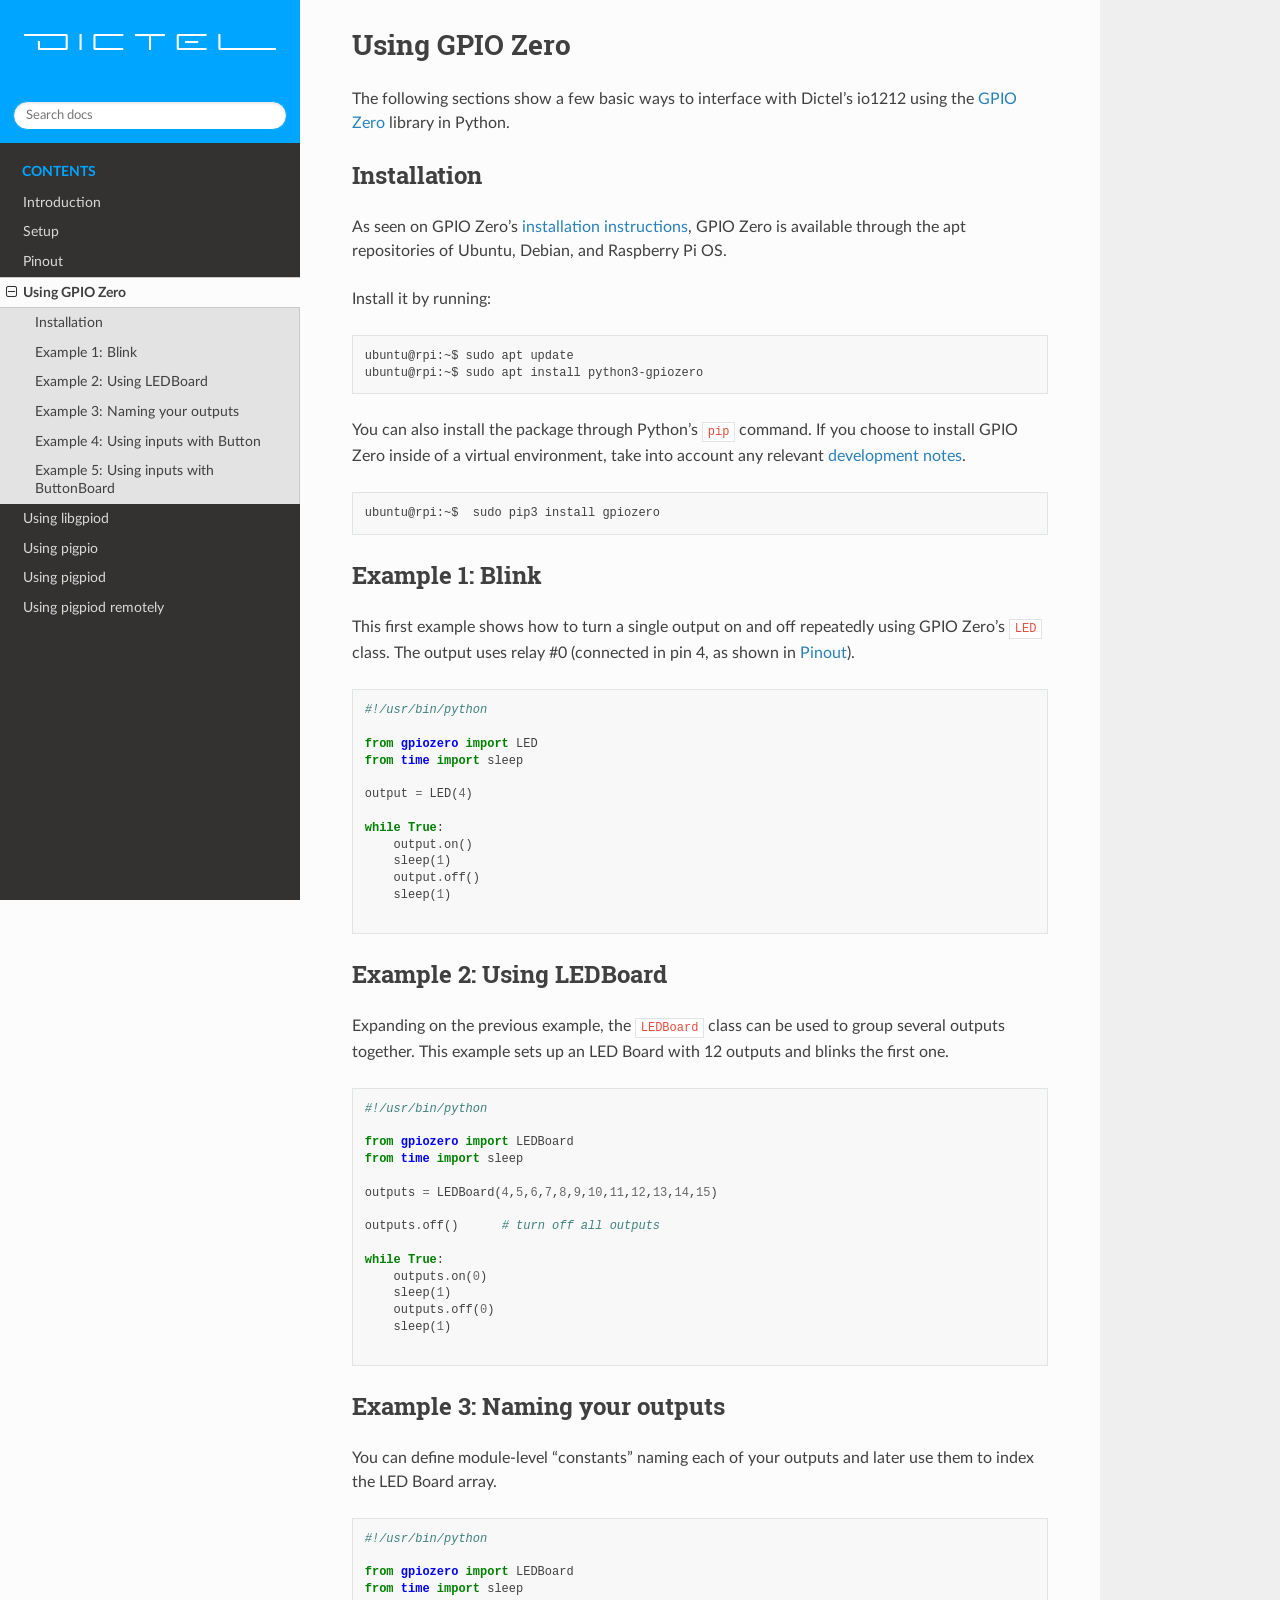
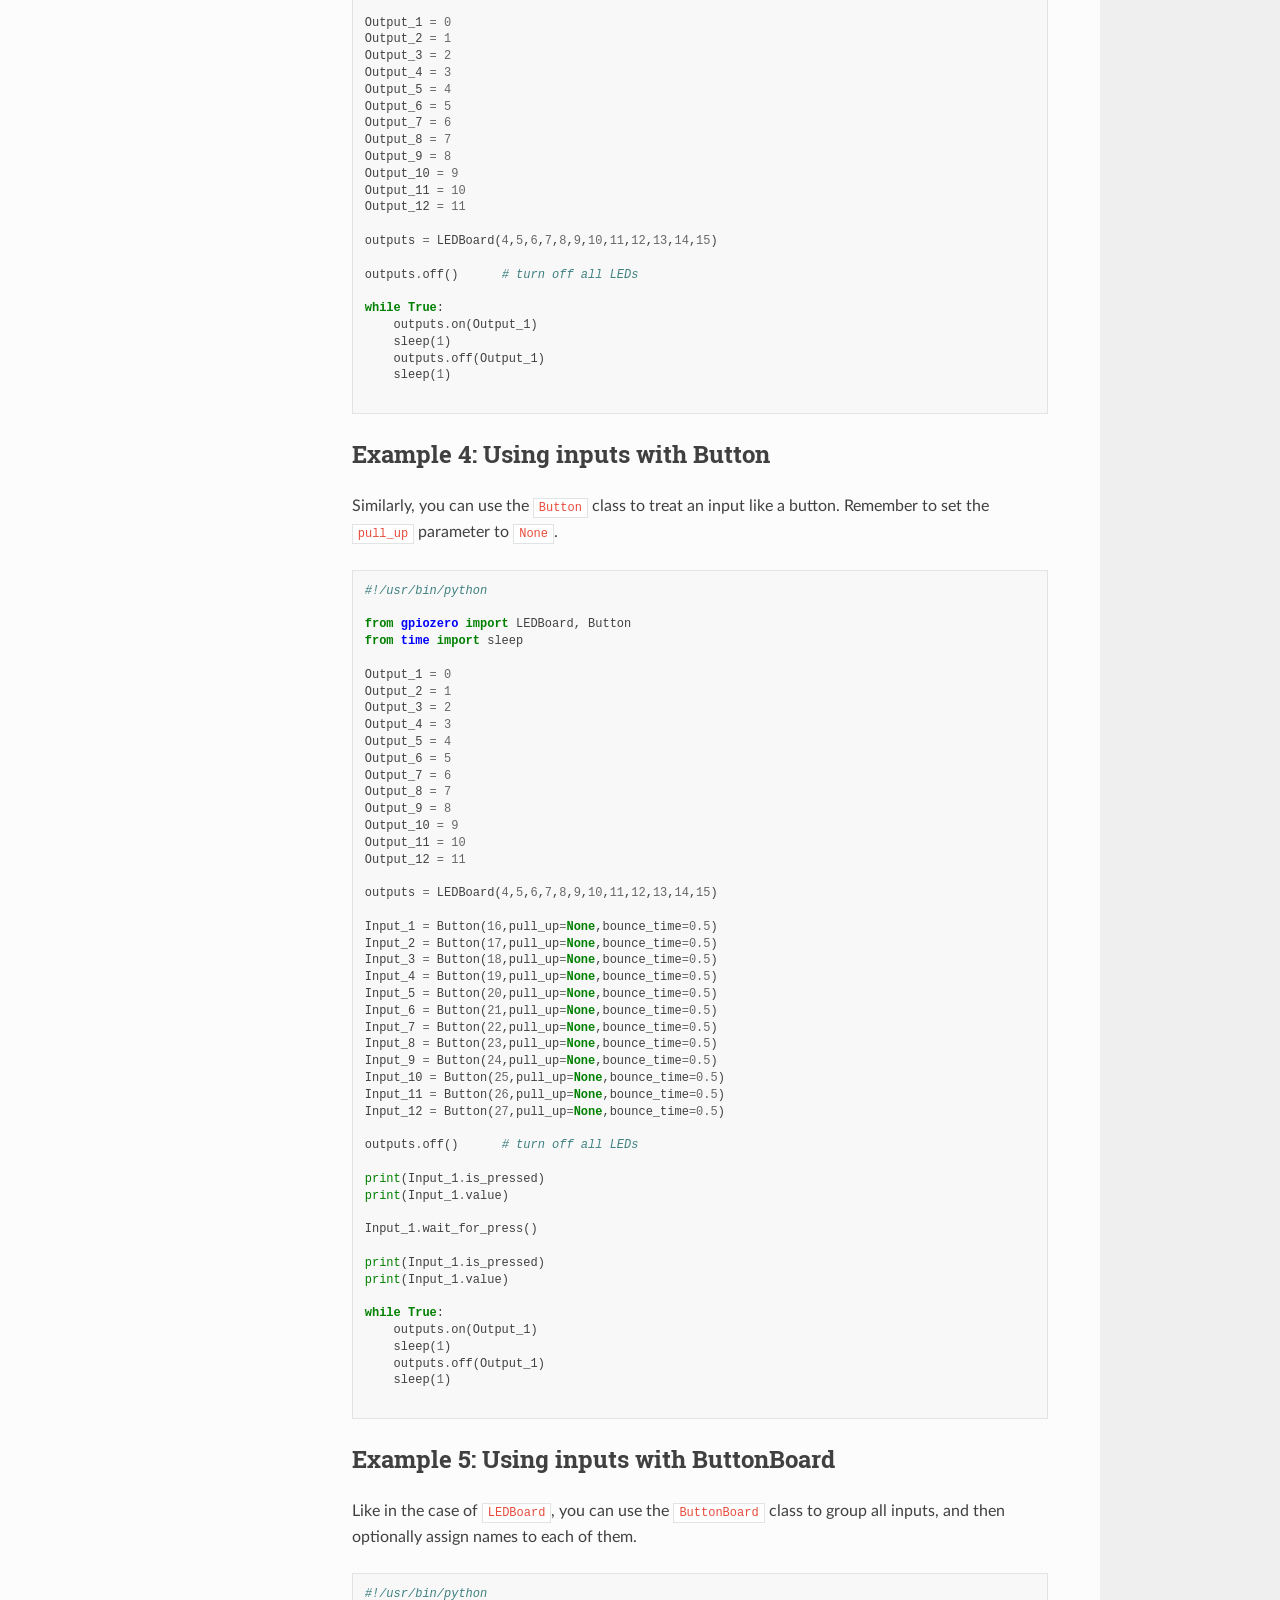
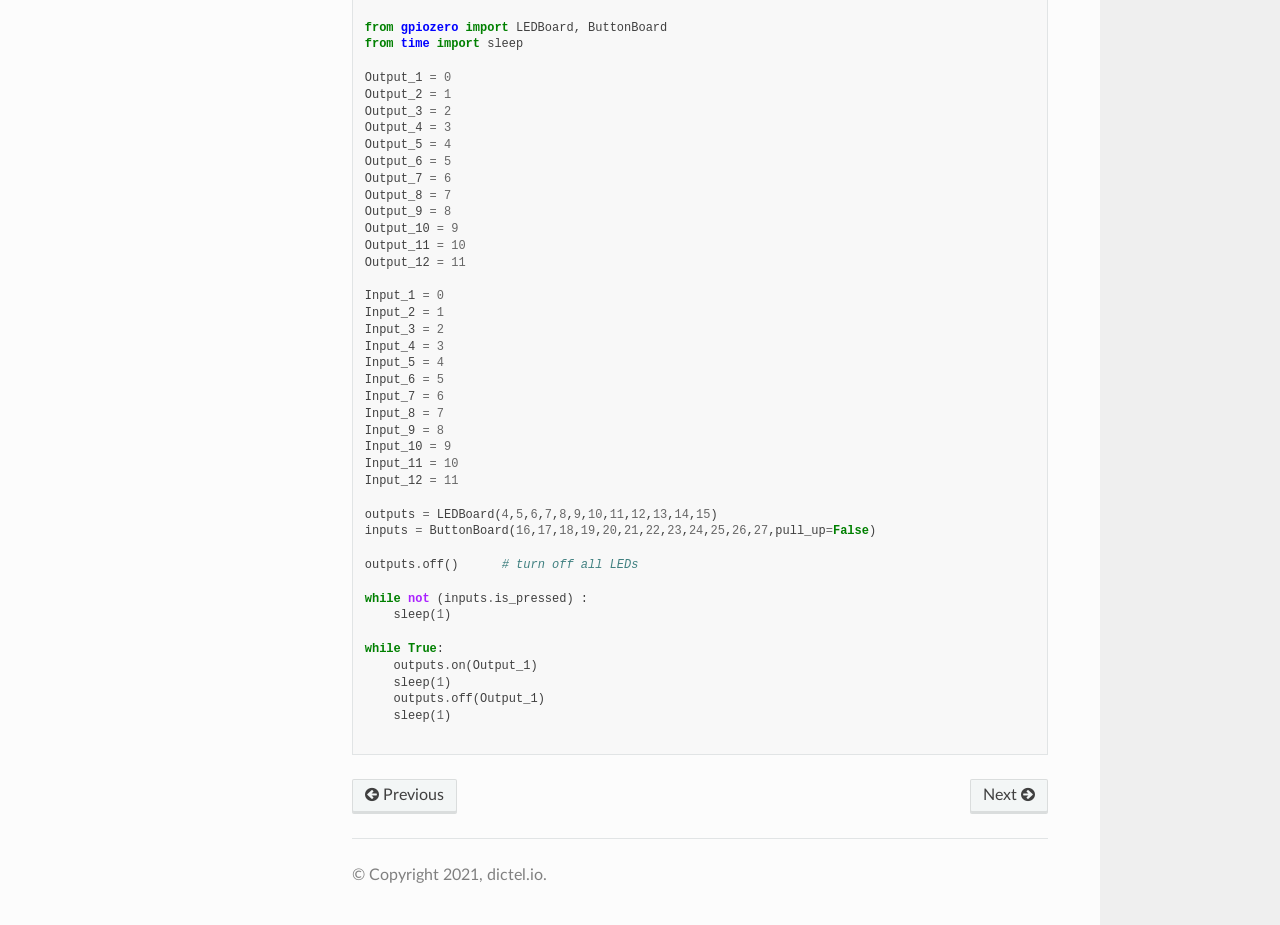
<file: io1212/gpio_zero.html>
<!DOCTYPE html>
<html class="writer-html5" lang="en" >
<head>
  <meta charset="utf-8" /><meta name="generator" content="Docutils 0.17.1: http://docutils.sourceforge.net/" />

  <meta name="viewport" content="width=device-width, initial-scale=1.0" />
  <title>Using GPIO Zero &mdash; Dictel io1212</title>
      <link rel="stylesheet" href="_static/pygments.css" type="text/css" />
      <link rel="stylesheet" href="_static/css/theme.css" type="text/css" />
      <link rel="stylesheet" href="_static/color.css" type="text/css" />
    <link rel="shortcut icon" href="_static/favicon16.ico"/>
    <link rel="canonical" href="https://www.dictel.io/io1212/gpio_zero.html" />
  <!--[if lt IE 9]>
    <script src="_static/js/html5shiv.min.js"></script>
  <![endif]-->
  
        <script data-url_root="./" id="documentation_options" src="_static/documentation_options.js"></script>
        <script src="_static/jquery.js"></script>
        <script src="_static/underscore.js"></script>
        <script src="_static/doctools.js"></script>
    <script src="_static/js/theme.js"></script>
    <link rel="index" title="Index" href="genindex.html" />
    <link rel="search" title="Search" href="search.html" />
    <link rel="next" title="Using libgpiod" href="libgpiod.html" />
    <link rel="prev" title="Setup" href="intro.html" />
    <!--script async src="https://www.googletagmanager.com/gtag/js?id=G-EJG1VJMZER"></script>
    <script>
      window.dataLayer = window.dataLayer || [];
      function gtag(){dataLayer.push(arguments);}
      gtag('js', new Date());
      gtag('config', 'G-EJG1VJMZER');
    </script-->
     

</head>

<body class="wy-body-for-nav"> 
  <div class="wy-grid-for-nav">
    <nav data-toggle="wy-nav-shift" class="wy-nav-side">
      <div class="wy-side-scroll">
        <div class="wy-side-nav-search" >
            <a href="index.html">
            <img src="_static/dictel_v1.0_exported_white.svg" class="logo" alt="Logo"/>
          </a>
<div role="search">
  <form id="rtd-search-form" class="wy-form" action="search.html" method="get">
    <input type="text" name="q" placeholder="Search docs" />
    <input type="hidden" name="check_keywords" value="yes" />
    <input type="hidden" name="area" value="default" />
  </form>
</div>
        </div><div class="wy-menu wy-menu-vertical" data-spy="affix" role="navigation" aria-label="Navigation menu">
              <p class="caption" role="heading"><span class="caption-text">Contents</span></p>
<ul class="current">
<li class="toctree-l1"><a class="reference internal" href="index.html">Introduction</a></li>
<li class="toctree-l1"><a class="reference internal" href="intro.html">Setup</a></li>
<li class="toctree-l1"><a class="reference internal" href="intro.html#pinout">Pinout</a></li>
<li class="toctree-l1 current"><a class="current reference internal" href="#">Using GPIO Zero</a><ul>
<li class="toctree-l2"><a class="reference internal" href="#installation">Installation</a></li>
<li class="toctree-l2"><a class="reference internal" href="#example-1-blink">Example 1: Blink</a></li>
<li class="toctree-l2"><a class="reference internal" href="#example-2-using-ledboard">Example 2: Using LEDBoard</a></li>
<li class="toctree-l2"><a class="reference internal" href="#example-3-naming-your-outputs">Example 3: Naming your outputs</a></li>
<li class="toctree-l2"><a class="reference internal" href="#example-4-using-inputs-with-button">Example 4: Using inputs with Button</a></li>
<li class="toctree-l2"><a class="reference internal" href="#example-5-using-inputs-with-buttonboard">Example 5: Using inputs with ButtonBoard</a></li>
</ul>
</li>
<li class="toctree-l1"><a class="reference internal" href="libgpiod.html">Using libgpiod</a></li>
<li class="toctree-l1"><a class="reference internal" href="pigpio.html">Using pigpio</a></li>
<li class="toctree-l1"><a class="reference internal" href="pigpiod.html">Using pigpiod</a></li>
<li class="toctree-l1"><a class="reference internal" href="pigpiod_remote.html">Using pigpiod remotely</a></li>
</ul>

        </div>
      </div>
    </nav>

    <section data-toggle="wy-nav-shift" class="wy-nav-content-wrap"><nav class="wy-nav-top" aria-label="Mobile navigation menu" >
          <i data-toggle="wy-nav-top" class="fa fa-bars"></i>
          <a href="index.html">Dictel io1212</a>
      </nav>

      <div class="wy-nav-content">
        <div class="rst-content">
          <!-- Dictel -->
          <div role="main" class="document" itemscope="itemscope" itemtype="http://schema.org/Article">
           <div itemprop="articleBody">
             
  <section id="using-gpio-zero">
<h1>Using GPIO Zero<a class="headerlink" href="#using-gpio-zero" title="Permalink to this headline"></a></h1>
<p>The following sections show a few basic ways to interface with Dictel’s io1212 using the <a class="reference external" href="https://gpiozero.readthedocs.io/en/stable/index.html">GPIO Zero</a> library in Python.</p>
<section id="installation">
<h2>Installation<a class="headerlink" href="#installation" title="Permalink to this headline"></a></h2>
<p>As seen on GPIO Zero’s <a class="reference external" href="https://gpiozero.readthedocs.io/en/stable/installing.html#raspberry-pi">installation instructions</a>, GPIO Zero is available through the apt repositories of Ubuntu, Debian, and Raspberry Pi OS.</p>
<p>Install it by running:</p>
<div class="highlight-bash notranslate"><div class="highlight"><pre><span></span>ubuntu@rpi:~$ sudo apt update
ubuntu@rpi:~$ sudo apt install python3-gpiozero
</pre></div>
</div>
<p>You can also install the package through Python’s <code class="docutils literal notranslate"><span class="pre">pip</span></code> command. If you choose to install GPIO Zero inside of a virtual environment, take into account any relevant <a class="reference external" href="https://gpiozero.readthedocs.io/en/stable/development.html">development notes</a>.</p>
<div class="highlight-bash notranslate"><div class="highlight"><pre><span></span>ubuntu@rpi:~$  sudo pip3 install gpiozero
</pre></div>
</div>
</section>
<section id="example-1-blink">
<h2>Example 1: Blink<a class="headerlink" href="#example-1-blink" title="Permalink to this headline"></a></h2>
<p>This first example shows how to turn a single output on and off repeatedly using GPIO Zero’s <code class="docutils literal notranslate"><span class="pre">LED</span></code> class. The output uses relay #0 (connected in pin 4, as shown in <a class="reference internal" href="intro.html#pinout"><span class="std std-ref">Pinout</span></a>).</p>
<div class="highlight-default notranslate"><div class="highlight"><pre><span></span><span class="ch">#!/usr/bin/python</span>

<span class="kn">from</span> <span class="nn">gpiozero</span> <span class="kn">import</span> <span class="n">LED</span>
<span class="kn">from</span> <span class="nn">time</span> <span class="kn">import</span> <span class="n">sleep</span>

<span class="n">output</span> <span class="o">=</span> <span class="n">LED</span><span class="p">(</span><span class="mi">4</span><span class="p">)</span>

<span class="k">while</span> <span class="kc">True</span><span class="p">:</span>
    <span class="n">output</span><span class="o">.</span><span class="n">on</span><span class="p">()</span>
    <span class="n">sleep</span><span class="p">(</span><span class="mi">1</span><span class="p">)</span>
    <span class="n">output</span><span class="o">.</span><span class="n">off</span><span class="p">()</span>
    <span class="n">sleep</span><span class="p">(</span><span class="mi">1</span><span class="p">)</span>
 
</pre></div>
</div>
</section>
<section id="example-2-using-ledboard">
<h2>Example 2: Using LEDBoard<a class="headerlink" href="#example-2-using-ledboard" title="Permalink to this headline"></a></h2>
<p>Expanding on the previous example, the <code class="docutils literal notranslate"><span class="pre">LEDBoard</span></code> class can be used to group several outputs together. This example sets up an LED Board with 12 outputs and blinks the first one.</p>
<div class="highlight-default notranslate"><div class="highlight"><pre><span></span><span class="ch">#!/usr/bin/python</span>

<span class="kn">from</span> <span class="nn">gpiozero</span> <span class="kn">import</span> <span class="n">LEDBoard</span>
<span class="kn">from</span> <span class="nn">time</span> <span class="kn">import</span> <span class="n">sleep</span>

<span class="n">outputs</span> <span class="o">=</span> <span class="n">LEDBoard</span><span class="p">(</span><span class="mi">4</span><span class="p">,</span><span class="mi">5</span><span class="p">,</span><span class="mi">6</span><span class="p">,</span><span class="mi">7</span><span class="p">,</span><span class="mi">8</span><span class="p">,</span><span class="mi">9</span><span class="p">,</span><span class="mi">10</span><span class="p">,</span><span class="mi">11</span><span class="p">,</span><span class="mi">12</span><span class="p">,</span><span class="mi">13</span><span class="p">,</span><span class="mi">14</span><span class="p">,</span><span class="mi">15</span><span class="p">)</span>

<span class="n">outputs</span><span class="o">.</span><span class="n">off</span><span class="p">()</span>      <span class="c1"># turn off all outputs</span>

<span class="k">while</span> <span class="kc">True</span><span class="p">:</span>
    <span class="n">outputs</span><span class="o">.</span><span class="n">on</span><span class="p">(</span><span class="mi">0</span><span class="p">)</span>
    <span class="n">sleep</span><span class="p">(</span><span class="mi">1</span><span class="p">)</span>
    <span class="n">outputs</span><span class="o">.</span><span class="n">off</span><span class="p">(</span><span class="mi">0</span><span class="p">)</span>
    <span class="n">sleep</span><span class="p">(</span><span class="mi">1</span><span class="p">)</span>

</pre></div>
</div>
</section>
<section id="example-3-naming-your-outputs">
<h2>Example 3: Naming your outputs<a class="headerlink" href="#example-3-naming-your-outputs" title="Permalink to this headline"></a></h2>
<p>You can define module-level “constants” naming each of your outputs and later use them to index the LED Board array.</p>
<div class="highlight-default notranslate"><div class="highlight"><pre><span></span><span class="ch">#!/usr/bin/python</span>

<span class="kn">from</span> <span class="nn">gpiozero</span> <span class="kn">import</span> <span class="n">LEDBoard</span>
<span class="kn">from</span> <span class="nn">time</span> <span class="kn">import</span> <span class="n">sleep</span>

<span class="n">Output_1</span> <span class="o">=</span> <span class="mi">0</span>
<span class="n">Output_2</span> <span class="o">=</span> <span class="mi">1</span>
<span class="n">Output_3</span> <span class="o">=</span> <span class="mi">2</span>
<span class="n">Output_4</span> <span class="o">=</span> <span class="mi">3</span>
<span class="n">Output_5</span> <span class="o">=</span> <span class="mi">4</span>
<span class="n">Output_6</span> <span class="o">=</span> <span class="mi">5</span>
<span class="n">Output_7</span> <span class="o">=</span> <span class="mi">6</span>
<span class="n">Output_8</span> <span class="o">=</span> <span class="mi">7</span>
<span class="n">Output_9</span> <span class="o">=</span> <span class="mi">8</span>
<span class="n">Output_10</span> <span class="o">=</span> <span class="mi">9</span>
<span class="n">Output_11</span> <span class="o">=</span> <span class="mi">10</span>
<span class="n">Output_12</span> <span class="o">=</span> <span class="mi">11</span>

<span class="n">outputs</span> <span class="o">=</span> <span class="n">LEDBoard</span><span class="p">(</span><span class="mi">4</span><span class="p">,</span><span class="mi">5</span><span class="p">,</span><span class="mi">6</span><span class="p">,</span><span class="mi">7</span><span class="p">,</span><span class="mi">8</span><span class="p">,</span><span class="mi">9</span><span class="p">,</span><span class="mi">10</span><span class="p">,</span><span class="mi">11</span><span class="p">,</span><span class="mi">12</span><span class="p">,</span><span class="mi">13</span><span class="p">,</span><span class="mi">14</span><span class="p">,</span><span class="mi">15</span><span class="p">)</span>

<span class="n">outputs</span><span class="o">.</span><span class="n">off</span><span class="p">()</span>      <span class="c1"># turn off all LEDs</span>

<span class="k">while</span> <span class="kc">True</span><span class="p">:</span>
    <span class="n">outputs</span><span class="o">.</span><span class="n">on</span><span class="p">(</span><span class="n">Output_1</span><span class="p">)</span>
    <span class="n">sleep</span><span class="p">(</span><span class="mi">1</span><span class="p">)</span>
    <span class="n">outputs</span><span class="o">.</span><span class="n">off</span><span class="p">(</span><span class="n">Output_1</span><span class="p">)</span>
    <span class="n">sleep</span><span class="p">(</span><span class="mi">1</span><span class="p">)</span>

</pre></div>
</div>
</section>
<section id="example-4-using-inputs-with-button">
<h2>Example 4: Using inputs with Button<a class="headerlink" href="#example-4-using-inputs-with-button" title="Permalink to this headline"></a></h2>
<p>Similarly, you can use the <code class="docutils literal notranslate"><span class="pre">Button</span></code> class to treat an input like a button. Remember to set the <code class="docutils literal notranslate"><span class="pre">pull_up</span></code> parameter to <code class="docutils literal notranslate"><span class="pre">None</span></code>.</p>
<div class="highlight-default notranslate"><div class="highlight"><pre><span></span><span class="ch">#!/usr/bin/python</span>

<span class="kn">from</span> <span class="nn">gpiozero</span> <span class="kn">import</span> <span class="n">LEDBoard</span><span class="p">,</span> <span class="n">Button</span>
<span class="kn">from</span> <span class="nn">time</span> <span class="kn">import</span> <span class="n">sleep</span>

<span class="n">Output_1</span> <span class="o">=</span> <span class="mi">0</span>
<span class="n">Output_2</span> <span class="o">=</span> <span class="mi">1</span>
<span class="n">Output_3</span> <span class="o">=</span> <span class="mi">2</span>
<span class="n">Output_4</span> <span class="o">=</span> <span class="mi">3</span>
<span class="n">Output_5</span> <span class="o">=</span> <span class="mi">4</span>
<span class="n">Output_6</span> <span class="o">=</span> <span class="mi">5</span>
<span class="n">Output_7</span> <span class="o">=</span> <span class="mi">6</span>
<span class="n">Output_8</span> <span class="o">=</span> <span class="mi">7</span>
<span class="n">Output_9</span> <span class="o">=</span> <span class="mi">8</span>
<span class="n">Output_10</span> <span class="o">=</span> <span class="mi">9</span>
<span class="n">Output_11</span> <span class="o">=</span> <span class="mi">10</span>
<span class="n">Output_12</span> <span class="o">=</span> <span class="mi">11</span>

<span class="n">outputs</span> <span class="o">=</span> <span class="n">LEDBoard</span><span class="p">(</span><span class="mi">4</span><span class="p">,</span><span class="mi">5</span><span class="p">,</span><span class="mi">6</span><span class="p">,</span><span class="mi">7</span><span class="p">,</span><span class="mi">8</span><span class="p">,</span><span class="mi">9</span><span class="p">,</span><span class="mi">10</span><span class="p">,</span><span class="mi">11</span><span class="p">,</span><span class="mi">12</span><span class="p">,</span><span class="mi">13</span><span class="p">,</span><span class="mi">14</span><span class="p">,</span><span class="mi">15</span><span class="p">)</span>

<span class="n">Input_1</span> <span class="o">=</span> <span class="n">Button</span><span class="p">(</span><span class="mi">16</span><span class="p">,</span><span class="n">pull_up</span><span class="o">=</span><span class="kc">None</span><span class="p">,</span><span class="n">bounce_time</span><span class="o">=</span><span class="mf">0.5</span><span class="p">)</span>
<span class="n">Input_2</span> <span class="o">=</span> <span class="n">Button</span><span class="p">(</span><span class="mi">17</span><span class="p">,</span><span class="n">pull_up</span><span class="o">=</span><span class="kc">None</span><span class="p">,</span><span class="n">bounce_time</span><span class="o">=</span><span class="mf">0.5</span><span class="p">)</span>
<span class="n">Input_3</span> <span class="o">=</span> <span class="n">Button</span><span class="p">(</span><span class="mi">18</span><span class="p">,</span><span class="n">pull_up</span><span class="o">=</span><span class="kc">None</span><span class="p">,</span><span class="n">bounce_time</span><span class="o">=</span><span class="mf">0.5</span><span class="p">)</span>
<span class="n">Input_4</span> <span class="o">=</span> <span class="n">Button</span><span class="p">(</span><span class="mi">19</span><span class="p">,</span><span class="n">pull_up</span><span class="o">=</span><span class="kc">None</span><span class="p">,</span><span class="n">bounce_time</span><span class="o">=</span><span class="mf">0.5</span><span class="p">)</span>
<span class="n">Input_5</span> <span class="o">=</span> <span class="n">Button</span><span class="p">(</span><span class="mi">20</span><span class="p">,</span><span class="n">pull_up</span><span class="o">=</span><span class="kc">None</span><span class="p">,</span><span class="n">bounce_time</span><span class="o">=</span><span class="mf">0.5</span><span class="p">)</span>
<span class="n">Input_6</span> <span class="o">=</span> <span class="n">Button</span><span class="p">(</span><span class="mi">21</span><span class="p">,</span><span class="n">pull_up</span><span class="o">=</span><span class="kc">None</span><span class="p">,</span><span class="n">bounce_time</span><span class="o">=</span><span class="mf">0.5</span><span class="p">)</span>
<span class="n">Input_7</span> <span class="o">=</span> <span class="n">Button</span><span class="p">(</span><span class="mi">22</span><span class="p">,</span><span class="n">pull_up</span><span class="o">=</span><span class="kc">None</span><span class="p">,</span><span class="n">bounce_time</span><span class="o">=</span><span class="mf">0.5</span><span class="p">)</span>
<span class="n">Input_8</span> <span class="o">=</span> <span class="n">Button</span><span class="p">(</span><span class="mi">23</span><span class="p">,</span><span class="n">pull_up</span><span class="o">=</span><span class="kc">None</span><span class="p">,</span><span class="n">bounce_time</span><span class="o">=</span><span class="mf">0.5</span><span class="p">)</span>
<span class="n">Input_9</span> <span class="o">=</span> <span class="n">Button</span><span class="p">(</span><span class="mi">24</span><span class="p">,</span><span class="n">pull_up</span><span class="o">=</span><span class="kc">None</span><span class="p">,</span><span class="n">bounce_time</span><span class="o">=</span><span class="mf">0.5</span><span class="p">)</span>
<span class="n">Input_10</span> <span class="o">=</span> <span class="n">Button</span><span class="p">(</span><span class="mi">25</span><span class="p">,</span><span class="n">pull_up</span><span class="o">=</span><span class="kc">None</span><span class="p">,</span><span class="n">bounce_time</span><span class="o">=</span><span class="mf">0.5</span><span class="p">)</span>
<span class="n">Input_11</span> <span class="o">=</span> <span class="n">Button</span><span class="p">(</span><span class="mi">26</span><span class="p">,</span><span class="n">pull_up</span><span class="o">=</span><span class="kc">None</span><span class="p">,</span><span class="n">bounce_time</span><span class="o">=</span><span class="mf">0.5</span><span class="p">)</span>
<span class="n">Input_12</span> <span class="o">=</span> <span class="n">Button</span><span class="p">(</span><span class="mi">27</span><span class="p">,</span><span class="n">pull_up</span><span class="o">=</span><span class="kc">None</span><span class="p">,</span><span class="n">bounce_time</span><span class="o">=</span><span class="mf">0.5</span><span class="p">)</span>

<span class="n">outputs</span><span class="o">.</span><span class="n">off</span><span class="p">()</span>      <span class="c1"># turn off all LEDs</span>

<span class="nb">print</span><span class="p">(</span><span class="n">Input_1</span><span class="o">.</span><span class="n">is_pressed</span><span class="p">)</span>
<span class="nb">print</span><span class="p">(</span><span class="n">Input_1</span><span class="o">.</span><span class="n">value</span><span class="p">)</span>

<span class="n">Input_1</span><span class="o">.</span><span class="n">wait_for_press</span><span class="p">()</span>

<span class="nb">print</span><span class="p">(</span><span class="n">Input_1</span><span class="o">.</span><span class="n">is_pressed</span><span class="p">)</span>
<span class="nb">print</span><span class="p">(</span><span class="n">Input_1</span><span class="o">.</span><span class="n">value</span><span class="p">)</span>

<span class="k">while</span> <span class="kc">True</span><span class="p">:</span>
    <span class="n">outputs</span><span class="o">.</span><span class="n">on</span><span class="p">(</span><span class="n">Output_1</span><span class="p">)</span>
    <span class="n">sleep</span><span class="p">(</span><span class="mi">1</span><span class="p">)</span>
    <span class="n">outputs</span><span class="o">.</span><span class="n">off</span><span class="p">(</span><span class="n">Output_1</span><span class="p">)</span>
    <span class="n">sleep</span><span class="p">(</span><span class="mi">1</span><span class="p">)</span>

</pre></div>
</div>
</section>
<section id="example-5-using-inputs-with-buttonboard">
<h2>Example 5: Using inputs with ButtonBoard<a class="headerlink" href="#example-5-using-inputs-with-buttonboard" title="Permalink to this headline"></a></h2>
<p>Like in the case of <code class="docutils literal notranslate"><span class="pre">LEDBoard</span></code>, you can use the <code class="docutils literal notranslate"><span class="pre">ButtonBoard</span></code> class to group all inputs, and then optionally assign names to each of them.</p>
<div class="highlight-default notranslate"><div class="highlight"><pre><span></span><span class="ch">#!/usr/bin/python</span>

<span class="kn">from</span> <span class="nn">gpiozero</span> <span class="kn">import</span> <span class="n">LEDBoard</span><span class="p">,</span> <span class="n">ButtonBoard</span>
<span class="kn">from</span> <span class="nn">time</span> <span class="kn">import</span> <span class="n">sleep</span>

<span class="n">Output_1</span> <span class="o">=</span> <span class="mi">0</span>
<span class="n">Output_2</span> <span class="o">=</span> <span class="mi">1</span>
<span class="n">Output_3</span> <span class="o">=</span> <span class="mi">2</span>
<span class="n">Output_4</span> <span class="o">=</span> <span class="mi">3</span>
<span class="n">Output_5</span> <span class="o">=</span> <span class="mi">4</span>
<span class="n">Output_6</span> <span class="o">=</span> <span class="mi">5</span>
<span class="n">Output_7</span> <span class="o">=</span> <span class="mi">6</span>
<span class="n">Output_8</span> <span class="o">=</span> <span class="mi">7</span>
<span class="n">Output_9</span> <span class="o">=</span> <span class="mi">8</span>
<span class="n">Output_10</span> <span class="o">=</span> <span class="mi">9</span>
<span class="n">Output_11</span> <span class="o">=</span> <span class="mi">10</span>
<span class="n">Output_12</span> <span class="o">=</span> <span class="mi">11</span>

<span class="n">Input_1</span> <span class="o">=</span> <span class="mi">0</span>
<span class="n">Input_2</span> <span class="o">=</span> <span class="mi">1</span>
<span class="n">Input_3</span> <span class="o">=</span> <span class="mi">2</span>
<span class="n">Input_4</span> <span class="o">=</span> <span class="mi">3</span>
<span class="n">Input_5</span> <span class="o">=</span> <span class="mi">4</span>
<span class="n">Input_6</span> <span class="o">=</span> <span class="mi">5</span>
<span class="n">Input_7</span> <span class="o">=</span> <span class="mi">6</span>
<span class="n">Input_8</span> <span class="o">=</span> <span class="mi">7</span>
<span class="n">Input_9</span> <span class="o">=</span> <span class="mi">8</span>
<span class="n">Input_10</span> <span class="o">=</span> <span class="mi">9</span>
<span class="n">Input_11</span> <span class="o">=</span> <span class="mi">10</span>
<span class="n">Input_12</span> <span class="o">=</span> <span class="mi">11</span>

<span class="n">outputs</span> <span class="o">=</span> <span class="n">LEDBoard</span><span class="p">(</span><span class="mi">4</span><span class="p">,</span><span class="mi">5</span><span class="p">,</span><span class="mi">6</span><span class="p">,</span><span class="mi">7</span><span class="p">,</span><span class="mi">8</span><span class="p">,</span><span class="mi">9</span><span class="p">,</span><span class="mi">10</span><span class="p">,</span><span class="mi">11</span><span class="p">,</span><span class="mi">12</span><span class="p">,</span><span class="mi">13</span><span class="p">,</span><span class="mi">14</span><span class="p">,</span><span class="mi">15</span><span class="p">)</span>
<span class="n">inputs</span> <span class="o">=</span> <span class="n">ButtonBoard</span><span class="p">(</span><span class="mi">16</span><span class="p">,</span><span class="mi">17</span><span class="p">,</span><span class="mi">18</span><span class="p">,</span><span class="mi">19</span><span class="p">,</span><span class="mi">20</span><span class="p">,</span><span class="mi">21</span><span class="p">,</span><span class="mi">22</span><span class="p">,</span><span class="mi">23</span><span class="p">,</span><span class="mi">24</span><span class="p">,</span><span class="mi">25</span><span class="p">,</span><span class="mi">26</span><span class="p">,</span><span class="mi">27</span><span class="p">,</span><span class="n">pull_up</span><span class="o">=</span><span class="kc">False</span><span class="p">)</span>

<span class="n">outputs</span><span class="o">.</span><span class="n">off</span><span class="p">()</span>      <span class="c1"># turn off all LEDs</span>

<span class="k">while</span> <span class="ow">not</span> <span class="p">(</span><span class="n">inputs</span><span class="o">.</span><span class="n">is_pressed</span><span class="p">)</span> <span class="p">:</span>
    <span class="n">sleep</span><span class="p">(</span><span class="mi">1</span><span class="p">)</span>

<span class="k">while</span> <span class="kc">True</span><span class="p">:</span>
    <span class="n">outputs</span><span class="o">.</span><span class="n">on</span><span class="p">(</span><span class="n">Output_1</span><span class="p">)</span>
    <span class="n">sleep</span><span class="p">(</span><span class="mi">1</span><span class="p">)</span>
    <span class="n">outputs</span><span class="o">.</span><span class="n">off</span><span class="p">(</span><span class="n">Output_1</span><span class="p">)</span>
    <span class="n">sleep</span><span class="p">(</span><span class="mi">1</span><span class="p">)</span>

</pre></div>
</div>
</section>
</section>


           </div>
          </div>
          <footer><div class="rst-footer-buttons" role="navigation" aria-label="Footer">
        <a href="intro.html" class="btn btn-neutral float-left" title="Setup" accesskey="p" rel="prev"><span class="fa fa-arrow-circle-left" aria-hidden="true"></span> Previous</a>
        <a href="libgpiod.html" class="btn btn-neutral float-right" title="Using libgpiod" accesskey="n" rel="next">Next <span class="fa fa-arrow-circle-right" aria-hidden="true"></span></a>
    </div>

  <hr/>

  <div role="contentinfo">
    <p>&#169; Copyright 2021, dictel.io.</p>
  </div>

   

</footer>
        </div>
      </div>
    </section>
  </div>
  <script>
      jQuery(function () {
          SphinxRtdTheme.Navigation.enable(true);
      });
  </script>
    <!-- Theme Analytics -->
    <script async src="https://www.googletagmanager.com/gtag/js?id=G-EJG1VJMZER"></script>
    <script>
      window.dataLayer = window.dataLayer || [];
      function gtag(){dataLayer.push(arguments);}
      gtag('js', new Date());

      gtag('config', 'G-EJG1VJMZER', {
          'anonymize_ip': false,
      });
    </script> 

</body>
</html>
</file>
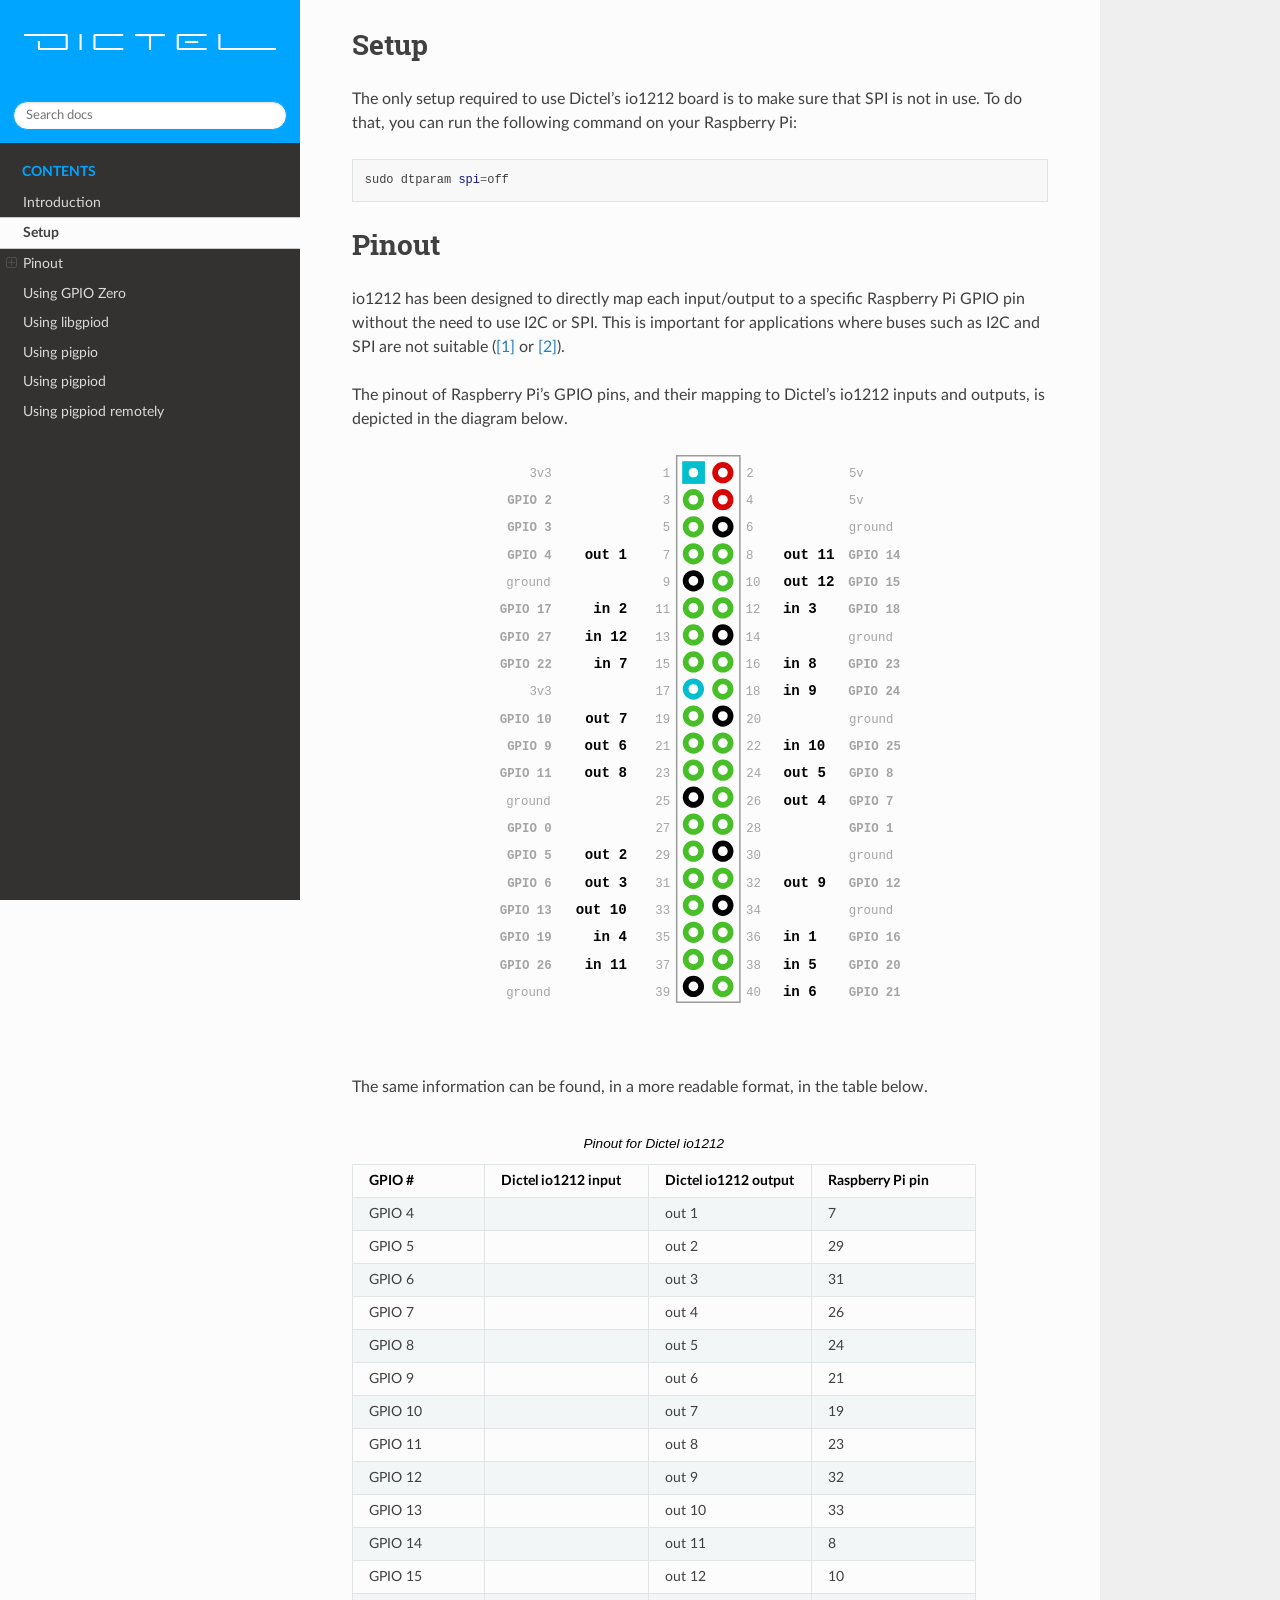
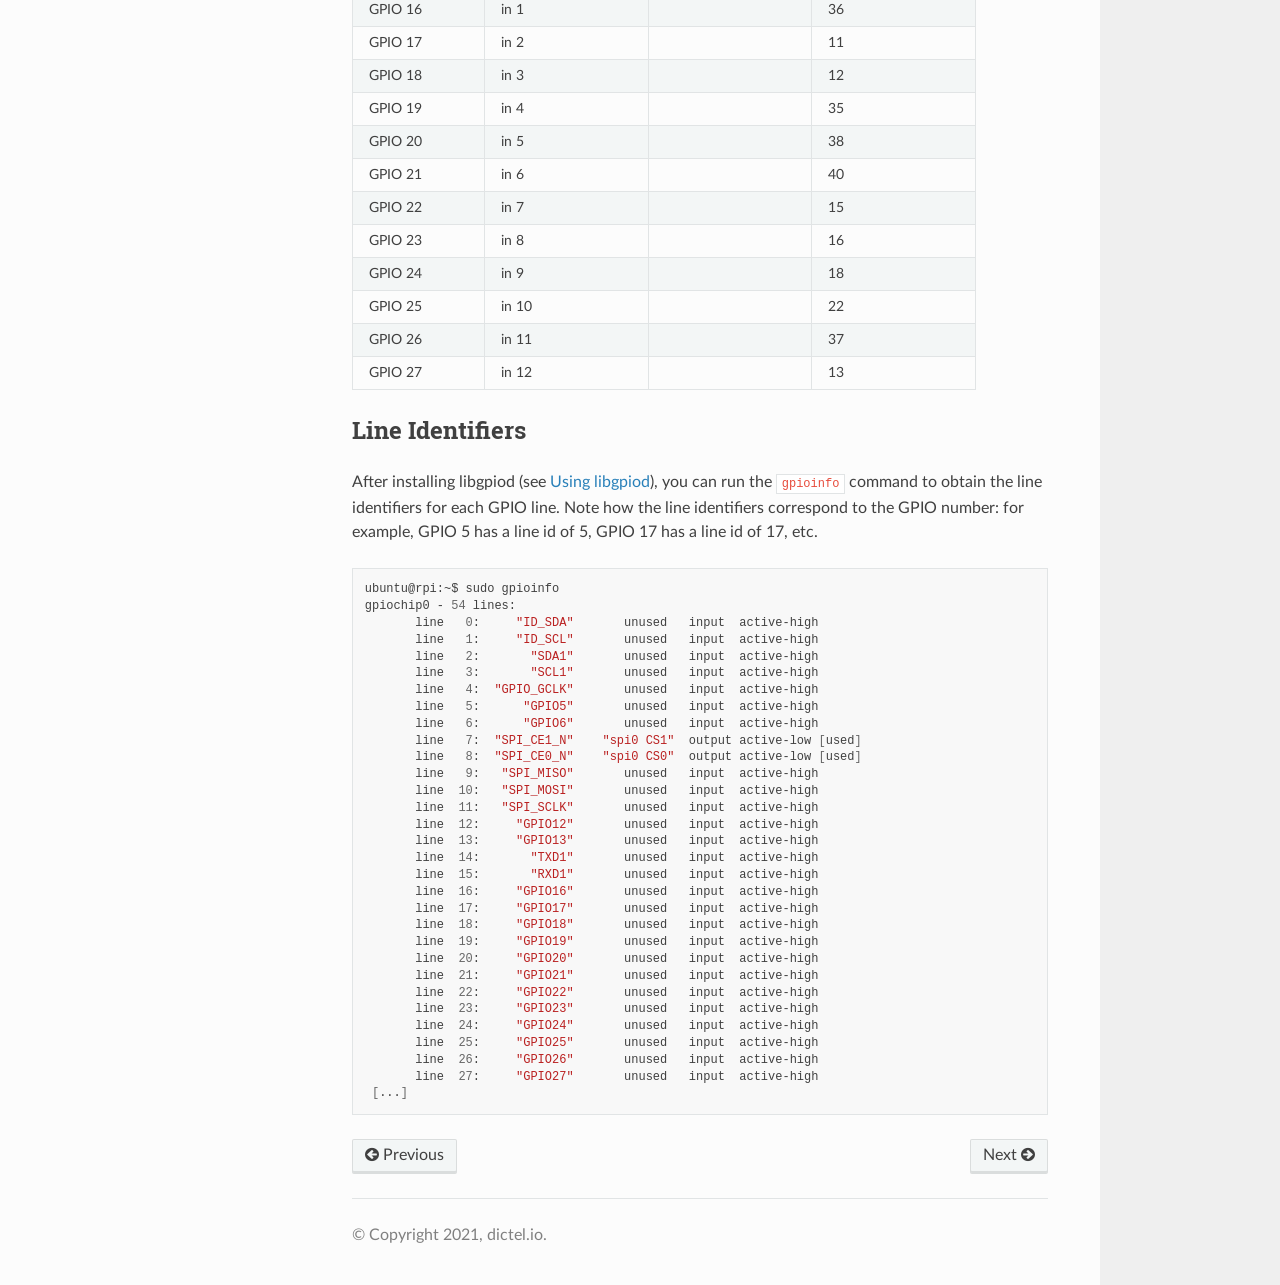
<file: io1212/intro.html>
<!DOCTYPE html>
<html class="writer-html5" lang="en" >
<head>
  <meta charset="utf-8" /><meta name="generator" content="Docutils 0.17.1: http://docutils.sourceforge.net/" />

  <meta name="viewport" content="width=device-width, initial-scale=1.0" />
  <title>Setup &mdash; Dictel io1212</title>
      <link rel="stylesheet" href="_static/pygments.css" type="text/css" />
      <link rel="stylesheet" href="_static/css/theme.css" type="text/css" />
      <link rel="stylesheet" href="_static/color.css" type="text/css" />
    <link rel="shortcut icon" href="_static/favicon16.ico"/>
    <link rel="canonical" href="https://www.dictel.io/io1212/intro.html" />
  <!--[if lt IE 9]>
    <script src="_static/js/html5shiv.min.js"></script>
  <![endif]-->
  
        <script data-url_root="./" id="documentation_options" src="_static/documentation_options.js"></script>
        <script src="_static/jquery.js"></script>
        <script src="_static/underscore.js"></script>
        <script src="_static/doctools.js"></script>
    <script src="_static/js/theme.js"></script>
    <link rel="index" title="Index" href="genindex.html" />
    <link rel="search" title="Search" href="search.html" />
    <link rel="next" title="Using GPIO Zero" href="gpio_zero.html" />
    <link rel="prev" title="Introduction" href="index.html" />
    <!--script async src="https://www.googletagmanager.com/gtag/js?id=G-EJG1VJMZER"></script>
    <script>
      window.dataLayer = window.dataLayer || [];
      function gtag(){dataLayer.push(arguments);}
      gtag('js', new Date());
      gtag('config', 'G-EJG1VJMZER');
    </script-->
     

</head>

<body class="wy-body-for-nav"> 
  <div class="wy-grid-for-nav">
    <nav data-toggle="wy-nav-shift" class="wy-nav-side">
      <div class="wy-side-scroll">
        <div class="wy-side-nav-search" >
            <a href="index.html">
            <img src="_static/dictel_v1.0_exported_white.svg" class="logo" alt="Logo"/>
          </a>
<div role="search">
  <form id="rtd-search-form" class="wy-form" action="search.html" method="get">
    <input type="text" name="q" placeholder="Search docs" />
    <input type="hidden" name="check_keywords" value="yes" />
    <input type="hidden" name="area" value="default" />
  </form>
</div>
        </div><div class="wy-menu wy-menu-vertical" data-spy="affix" role="navigation" aria-label="Navigation menu">
              <p class="caption" role="heading"><span class="caption-text">Contents</span></p>
<ul class="current">
<li class="toctree-l1"><a class="reference internal" href="index.html">Introduction</a></li>
<li class="toctree-l1 current"><a class="current reference internal" href="#">Setup</a></li>
<li class="toctree-l1"><a class="reference internal" href="#pinout">Pinout</a><ul>
<li class="toctree-l2"><a class="reference internal" href="#line-identifiers">Line Identifiers</a></li>
</ul>
</li>
<li class="toctree-l1"><a class="reference internal" href="gpio_zero.html">Using GPIO Zero</a></li>
<li class="toctree-l1"><a class="reference internal" href="libgpiod.html">Using libgpiod</a></li>
<li class="toctree-l1"><a class="reference internal" href="pigpio.html">Using pigpio</a></li>
<li class="toctree-l1"><a class="reference internal" href="pigpiod.html">Using pigpiod</a></li>
<li class="toctree-l1"><a class="reference internal" href="pigpiod_remote.html">Using pigpiod remotely</a></li>
</ul>

        </div>
      </div>
    </nav>

    <section data-toggle="wy-nav-shift" class="wy-nav-content-wrap"><nav class="wy-nav-top" aria-label="Mobile navigation menu" >
          <i data-toggle="wy-nav-top" class="fa fa-bars"></i>
          <a href="index.html">Dictel io1212</a>
      </nav>

      <div class="wy-nav-content">
        <div class="rst-content">
          <!-- Dictel -->
          <div role="main" class="document" itemscope="itemscope" itemtype="http://schema.org/Article">
           <div itemprop="articleBody">
             
  <section id="setup">
<span id="id1"></span><h1>Setup<a class="headerlink" href="#setup" title="Permalink to this headline"></a></h1>
<p>The only setup required to use Dictel’s io1212 board is to make sure that SPI is not in use. To do that, you can run the following command on your Raspberry Pi:</p>
<div class="highlight-bash notranslate"><div class="highlight"><pre><span></span>sudo dtparam <span class="nv">spi</span><span class="o">=</span>off
</pre></div>
</div>
</section>
<section id="pinout">
<span id="id2"></span><h1>Pinout<a class="headerlink" href="#pinout" title="Permalink to this headline"></a></h1>
<p>io1212 has been designed to directly map each input/output to a specific Raspberry Pi GPIO pin without the need to use I2C or SPI. This is important for applications where buses such as I2C and SPI are not suitable (<a class="reference external" href="https://www.allaboutcircuits.com/technical-articles/introduction-to-the-i2c-bus/">[1]</a> or <a class="reference external" href="https://www.totalphase.com/blog/2016/08/advantages-limitations-i2c-communication/">[2]</a>).</p>
<p>The pinout of Raspberry Pi’s GPIO pins, and their mapping to Dictel’s io1212 inputs and outputs, is depicted in the diagram below.</p>
<a class="reference internal image-reference" href="_images/pinout_exported.svg"><img alt="Pinout for Raspberry Pi's" class="align-center" src="_images/pinout_exported.svg" width="400" /></a>
<div class="line-block">
<div class="line"><br /></div>
<div class="line"><br /></div>
</div>
<p>The same information can be found, in a more readable format, in the table below.</p>
<table class="colwidths-given docutils align-default" id="id5">
<caption><span class="caption-text">Pinout for Dictel io1212</span><a class="headerlink" href="#id5" title="Permalink to this table"></a></caption>
<colgroup>
<col style="width: 21%" />
<col style="width: 26%" />
<col style="width: 26%" />
<col style="width: 26%" />
</colgroup>
<thead>
<tr class="row-odd"><th class="head"><p>GPIO #</p></th>
<th class="head"><p>Dictel io1212 input</p></th>
<th class="head"><p>Dictel io1212 output</p></th>
<th class="head"><p>Raspberry Pi pin</p></th>
</tr>
</thead>
<tbody>
<tr class="row-even"><td><p>GPIO 4</p></td>
<td></td>
<td><p>out 1</p></td>
<td><p>7</p></td>
</tr>
<tr class="row-odd"><td><p>GPIO 5</p></td>
<td></td>
<td><p>out 2</p></td>
<td><p>29</p></td>
</tr>
<tr class="row-even"><td><p>GPIO 6</p></td>
<td></td>
<td><p>out 3</p></td>
<td><p>31</p></td>
</tr>
<tr class="row-odd"><td><p>GPIO 7</p></td>
<td></td>
<td><p>out 4</p></td>
<td><p>26</p></td>
</tr>
<tr class="row-even"><td><p>GPIO 8</p></td>
<td></td>
<td><p>out 5</p></td>
<td><p>24</p></td>
</tr>
<tr class="row-odd"><td><p>GPIO 9</p></td>
<td></td>
<td><p>out 6</p></td>
<td><p>21</p></td>
</tr>
<tr class="row-even"><td><p>GPIO 10</p></td>
<td></td>
<td><p>out 7</p></td>
<td><p>19</p></td>
</tr>
<tr class="row-odd"><td><p>GPIO 11</p></td>
<td></td>
<td><p>out 8</p></td>
<td><p>23</p></td>
</tr>
<tr class="row-even"><td><p>GPIO 12</p></td>
<td></td>
<td><p>out 9</p></td>
<td><p>32</p></td>
</tr>
<tr class="row-odd"><td><p>GPIO 13</p></td>
<td></td>
<td><p>out 10</p></td>
<td><p>33</p></td>
</tr>
<tr class="row-even"><td><p>GPIO 14</p></td>
<td></td>
<td><p>out 11</p></td>
<td><p>8</p></td>
</tr>
<tr class="row-odd"><td><p>GPIO 15</p></td>
<td></td>
<td><p>out 12</p></td>
<td><p>10</p></td>
</tr>
<tr class="row-even"><td><p>GPIO 16</p></td>
<td><p>in 1</p></td>
<td></td>
<td><p>36</p></td>
</tr>
<tr class="row-odd"><td><p>GPIO 17</p></td>
<td><p>in 2</p></td>
<td></td>
<td><p>11</p></td>
</tr>
<tr class="row-even"><td><p>GPIO 18</p></td>
<td><p>in 3</p></td>
<td></td>
<td><p>12</p></td>
</tr>
<tr class="row-odd"><td><p>GPIO 19</p></td>
<td><p>in 4</p></td>
<td></td>
<td><p>35</p></td>
</tr>
<tr class="row-even"><td><p>GPIO 20</p></td>
<td><p>in 5</p></td>
<td></td>
<td><p>38</p></td>
</tr>
<tr class="row-odd"><td><p>GPIO 21</p></td>
<td><p>in 6</p></td>
<td></td>
<td><p>40</p></td>
</tr>
<tr class="row-even"><td><p>GPIO 22</p></td>
<td><p>in 7</p></td>
<td></td>
<td><p>15</p></td>
</tr>
<tr class="row-odd"><td><p>GPIO 23</p></td>
<td><p>in 8</p></td>
<td></td>
<td><p>16</p></td>
</tr>
<tr class="row-even"><td><p>GPIO 24</p></td>
<td><p>in 9</p></td>
<td></td>
<td><p>18</p></td>
</tr>
<tr class="row-odd"><td><p>GPIO 25</p></td>
<td><p>in 10</p></td>
<td></td>
<td><p>22</p></td>
</tr>
<tr class="row-even"><td><p>GPIO 26</p></td>
<td><p>in 11</p></td>
<td></td>
<td><p>37</p></td>
</tr>
<tr class="row-odd"><td><p>GPIO 27</p></td>
<td><p>in 12</p></td>
<td></td>
<td><p>13</p></td>
</tr>
</tbody>
</table>
<section id="line-identifiers">
<h2>Line Identifiers<a class="headerlink" href="#line-identifiers" title="Permalink to this headline"></a></h2>
<p>After installing libgpiod (see <a class="reference internal" href="libgpiod.html#libgpiod-usage"><span class="std std-ref">Using libgpiod</span></a>), you can run the <code class="docutils literal notranslate"><span class="pre">gpioinfo</span></code> command to obtain the line identifiers for each GPIO line. Note how the line identifiers correspond to the GPIO number: for example, GPIO 5 has a line id of 5, GPIO 17 has a line id of 17, etc.</p>
<div class="highlight-bash notranslate"><div class="highlight"><pre><span></span>ubuntu@rpi:~$ sudo gpioinfo
gpiochip0 - <span class="m">54</span> lines:
       line   <span class="m">0</span>:     <span class="s2">&quot;ID_SDA&quot;</span>       unused   input  active-high
       line   <span class="m">1</span>:     <span class="s2">&quot;ID_SCL&quot;</span>       unused   input  active-high
       line   <span class="m">2</span>:       <span class="s2">&quot;SDA1&quot;</span>       unused   input  active-high
       line   <span class="m">3</span>:       <span class="s2">&quot;SCL1&quot;</span>       unused   input  active-high
       line   <span class="m">4</span>:  <span class="s2">&quot;GPIO_GCLK&quot;</span>       unused   input  active-high
       line   <span class="m">5</span>:      <span class="s2">&quot;GPIO5&quot;</span>       unused   input  active-high
       line   <span class="m">6</span>:      <span class="s2">&quot;GPIO6&quot;</span>       unused   input  active-high
       line   <span class="m">7</span>:  <span class="s2">&quot;SPI_CE1_N&quot;</span>    <span class="s2">&quot;spi0 CS1&quot;</span>  output active-low <span class="o">[</span>used<span class="o">]</span>
       line   <span class="m">8</span>:  <span class="s2">&quot;SPI_CE0_N&quot;</span>    <span class="s2">&quot;spi0 CS0&quot;</span>  output active-low <span class="o">[</span>used<span class="o">]</span>
       line   <span class="m">9</span>:   <span class="s2">&quot;SPI_MISO&quot;</span>       unused   input  active-high
       line  <span class="m">10</span>:   <span class="s2">&quot;SPI_MOSI&quot;</span>       unused   input  active-high
       line  <span class="m">11</span>:   <span class="s2">&quot;SPI_SCLK&quot;</span>       unused   input  active-high
       line  <span class="m">12</span>:     <span class="s2">&quot;GPIO12&quot;</span>       unused   input  active-high
       line  <span class="m">13</span>:     <span class="s2">&quot;GPIO13&quot;</span>       unused   input  active-high
       line  <span class="m">14</span>:       <span class="s2">&quot;TXD1&quot;</span>       unused   input  active-high
       line  <span class="m">15</span>:       <span class="s2">&quot;RXD1&quot;</span>       unused   input  active-high
       line  <span class="m">16</span>:     <span class="s2">&quot;GPIO16&quot;</span>       unused   input  active-high
       line  <span class="m">17</span>:     <span class="s2">&quot;GPIO17&quot;</span>       unused   input  active-high
       line  <span class="m">18</span>:     <span class="s2">&quot;GPIO18&quot;</span>       unused   input  active-high
       line  <span class="m">19</span>:     <span class="s2">&quot;GPIO19&quot;</span>       unused   input  active-high
       line  <span class="m">20</span>:     <span class="s2">&quot;GPIO20&quot;</span>       unused   input  active-high
       line  <span class="m">21</span>:     <span class="s2">&quot;GPIO21&quot;</span>       unused   input  active-high
       line  <span class="m">22</span>:     <span class="s2">&quot;GPIO22&quot;</span>       unused   input  active-high
       line  <span class="m">23</span>:     <span class="s2">&quot;GPIO23&quot;</span>       unused   input  active-high
       line  <span class="m">24</span>:     <span class="s2">&quot;GPIO24&quot;</span>       unused   input  active-high
       line  <span class="m">25</span>:     <span class="s2">&quot;GPIO25&quot;</span>       unused   input  active-high
       line  <span class="m">26</span>:     <span class="s2">&quot;GPIO26&quot;</span>       unused   input  active-high
       line  <span class="m">27</span>:     <span class="s2">&quot;GPIO27&quot;</span>       unused   input  active-high
 <span class="o">[</span>...<span class="o">]</span>
</pre></div>
</div>
</section>
</section>


           </div>
          </div>
          <footer><div class="rst-footer-buttons" role="navigation" aria-label="Footer">
        <a href="index.html" class="btn btn-neutral float-left" title="Introduction" accesskey="p" rel="prev"><span class="fa fa-arrow-circle-left" aria-hidden="true"></span> Previous</a>
        <a href="gpio_zero.html" class="btn btn-neutral float-right" title="Using GPIO Zero" accesskey="n" rel="next">Next <span class="fa fa-arrow-circle-right" aria-hidden="true"></span></a>
    </div>

  <hr/>

  <div role="contentinfo">
    <p>&#169; Copyright 2021, dictel.io.</p>
  </div>

   

</footer>
        </div>
      </div>
    </section>
  </div>
  <script>
      jQuery(function () {
          SphinxRtdTheme.Navigation.enable(true);
      });
  </script>
    <!-- Theme Analytics -->
    <script async src="https://www.googletagmanager.com/gtag/js?id=G-EJG1VJMZER"></script>
    <script>
      window.dataLayer = window.dataLayer || [];
      function gtag(){dataLayer.push(arguments);}
      gtag('js', new Date());

      gtag('config', 'G-EJG1VJMZER', {
          'anonymize_ip': false,
      });
    </script> 

</body>
</html>
</file>
<file: html/_static/pygments.css>
pre { line-height: 125%; }
td.linenos .normal { color: inherit; background-color: transparent; padding-left: 5px; padding-right: 5px; }
span.linenos { color: inherit; background-color: transparent; padding-left: 5px; padding-right: 5px; }
td.linenos .special { color: #000000; background-color: #ffffc0; padding-left: 5px; padding-right: 5px; }
span.linenos.special { color: #000000; background-color: #ffffc0; padding-left: 5px; padding-right: 5px; }
.highlight .hll { background-color: #ffffcc }
.highlight { background: #f8f8f8; }
.highlight .c { color: #408080; font-style: italic } /* Comment */
.highlight .err { border: 1px solid #FF0000 } /* Error */
.highlight .k { color: #008000; font-weight: bold } /* Keyword */
.highlight .o { color: #666666 } /* Operator */
.highlight .ch { color: #408080; font-style: italic } /* Comment.Hashbang */
.highlight .cm { color: #408080; font-style: italic } /* Comment.Multiline */
.highlight .cp { color: #BC7A00 } /* Comment.Preproc */
.highlight .cpf { color: #408080; font-style: italic } /* Comment.PreprocFile */
.highlight .c1 { color: #408080; font-style: italic } /* Comment.Single */
.highlight .cs { color: #408080; font-style: italic } /* Comment.Special */
.highlight .gd { color: #A00000 } /* Generic.Deleted */
.highlight .ge { font-style: italic } /* Generic.Emph */
.highlight .gr { color: #FF0000 } /* Generic.Error */
.highlight .gh { color: #000080; font-weight: bold } /* Generic.Heading */
.highlight .gi { color: #00A000 } /* Generic.Inserted */
.highlight .go { color: #888888 } /* Generic.Output */
.highlight .gp { color: #000080; font-weight: bold } /* Generic.Prompt */
.highlight .gs { font-weight: bold } /* Generic.Strong */
.highlight .gu { color: #800080; font-weight: bold } /* Generic.Subheading */
.highlight .gt { color: #0044DD } /* Generic.Traceback */
.highlight .kc { color: #008000; font-weight: bold } /* Keyword.Constant */
.highlight .kd { color: #008000; font-weight: bold } /* Keyword.Declaration */
.highlight .kn { color: #008000; font-weight: bold } /* Keyword.Namespace */
.highlight .kp { color: #008000 } /* Keyword.Pseudo */
.highlight .kr { color: #008000; font-weight: bold } /* Keyword.Reserved */
.highlight .kt { color: #B00040 } /* Keyword.Type */
.highlight .m { color: #666666 } /* Literal.Number */
.highlight .s { color: #BA2121 } /* Literal.String */
.highlight .na { color: #7D9029 } /* Name.Attribute */
.highlight .nb { color: #008000 } /* Name.Builtin */
.highlight .nc { color: #0000FF; font-weight: bold } /* Name.Class */
.highlight .no { color: #880000 } /* Name.Constant */
.highlight .nd { color: #AA22FF } /* Name.Decorator */
.highlight .ni { color: #999999; font-weight: bold } /* Name.Entity */
.highlight .ne { color: #D2413A; font-weight: bold } /* Name.Exception */
.highlight .nf { color: #0000FF } /* Name.Function */
.highlight .nl { color: #A0A000 } /* Name.Label */
.highlight .nn { color: #0000FF; font-weight: bold } /* Name.Namespace */
.highlight .nt { color: #008000; font-weight: bold } /* Name.Tag */
.highlight .nv { color: #19177C } /* Name.Variable */
.highlight .ow { color: #AA22FF; font-weight: bold } /* Operator.Word */
.highlight .w { color: #bbbbbb } /* Text.Whitespace */
.highlight .mb { color: #666666 } /* Literal.Number.Bin */
.highlight .mf { color: #666666 } /* Literal.Number.Float */
.highlight .mh { color: #666666 } /* Literal.Number.Hex */
.highlight .mi { color: #666666 } /* Literal.Number.Integer */
.highlight .mo { color: #666666 } /* Literal.Number.Oct */
.highlight .sa { color: #BA2121 } /* Literal.String.Affix */
.highlight .sb { color: #BA2121 } /* Literal.String.Backtick */
.highlight .sc { color: #BA2121 } /* Literal.String.Char */
.highlight .dl { color: #BA2121 } /* Literal.String.Delimiter */
.highlight .sd { color: #BA2121; font-style: italic } /* Literal.String.Doc */
.highlight .s2 { color: #BA2121 } /* Literal.String.Double */
.highlight .se { color: #BB6622; font-weight: bold } /* Literal.String.Escape */
.highlight .sh { color: #BA2121 } /* Literal.String.Heredoc */
.highlight .si { color: #BB6688; font-weight: bold } /* Literal.String.Interpol */
.highlight .sx { color: #008000 } /* Literal.String.Other */
.highlight .sr { color: #BB6688 } /* Literal.String.Regex */
.highlight .s1 { color: #BA2121 } /* Literal.String.Single */
.highlight .ss { color: #19177C } /* Literal.String.Symbol */
.highlight .bp { color: #008000 } /* Name.Builtin.Pseudo */
.highlight .fm { color: #0000FF } /* Name.Function.Magic */
.highlight .vc { color: #19177C } /* Name.Variable.Class */
.highlight .vg { color: #19177C } /* Name.Variable.Global */
.highlight .vi { color: #19177C } /* Name.Variable.Instance */
.highlight .vm { color: #19177C } /* Name.Variable.Magic */
.highlight .il { color: #666666 } /* Literal.Number.Integer.Long */
</file>
<file: html/_static/css/theme.css>
html{box-sizing:border-box}*,:after,:before{box-sizing:inherit}article,aside,details,figcaption,figure,footer,header,hgroup,nav,section{display:block}audio,canvas,video{display:inline-block;*display:inline;*zoom:1}[hidden],audio:not([controls]){display:none}*{-webkit-box-sizing:border-box;-moz-box-sizing:border-box;box-sizing:border-box}html{font-size:100%;-webkit-text-size-adjust:100%;-ms-text-size-adjust:100%}body{margin:0}a:active,a:hover{outline:0}abbr[title]{border-bottom:1px dotted}b,strong{font-weight:700}blockquote{margin:0}dfn{font-style:italic}ins{background:#ff9;text-decoration:none}ins,mark{color:#000}mark{background:#ff0;font-style:italic;font-weight:700}.rst-content code,.rst-content tt,code,kbd,pre,samp{font-family:monospace,serif;_font-family:courier new,monospace;font-size:1em}pre{white-space:pre}q{quotes:none}q:after,q:before{content:"";content:none}small{font-size:85%}sub,sup{font-size:75%;line-height:0;position:relative;vertical-align:baseline}sup{top:-.5em}sub{bottom:-.25em}dl,ol,ul{margin:0;padding:0;list-style:none;list-style-image:none}li{list-style:none}dd{margin:0}img{border:0;-ms-interpolation-mode:bicubic;vertical-align:middle;max-width:100%}svg:not(:root){overflow:hidden}figure,form{margin:0}label{cursor:pointer}button,input,select,textarea{font-size:100%;margin:0;vertical-align:baseline;*vertical-align:middle}button,input{line-height:normal}button,input[type=button],input[type=reset],input[type=submit]{cursor:pointer;-webkit-appearance:button;*overflow:visible}button[disabled],input[disabled]{cursor:default}input[type=search]{-webkit-appearance:textfield;-moz-box-sizing:content-box;-webkit-box-sizing:content-box;box-sizing:content-box}textarea{resize:vertical}table{border-collapse:collapse;border-spacing:0}td{vertical-align:top}.chromeframe{margin:.2em 0;background:#ccc;color:#000;padding:.2em 0}.ir{display:block;border:0;text-indent:-999em;overflow:hidden;background-color:transparent;background-repeat:no-repeat;text-align:left;direction:ltr;*line-height:0}.ir br{display:none}.hidden{display:none!important;visibility:hidden}.visuallyhidden{border:0;clip:rect(0 0 0 0);height:1px;margin:-1px;overflow:hidden;padding:0;position:absolute;width:1px}.visuallyhidden.focusable:active,.visuallyhidden.focusable:focus{clip:auto;height:auto;margin:0;overflow:visible;position:static;width:auto}.invisible{visibility:hidden}.relative{position:relative}big,small{font-size:100%}@media print{body,html,section{background:none!important}*{box-shadow:none!important;text-shadow:none!important;filter:none!important;-ms-filter:none!important}a,a:visited{text-decoration:underline}.ir a:after,a[href^="#"]:after,a[href^="javascript:"]:after{content:""}blockquote,pre{page-break-inside:avoid}thead{display:table-header-group}img,tr{page-break-inside:avoid}img{max-width:100%!important}@page{margin:.5cm}.rst-content .toctree-wrapper>p.caption,h2,h3,p{orphans:3;widows:3}.rst-content .toctree-wrapper>p.caption,h2,h3{page-break-after:avoid}}.btn,.fa:before,.icon:before,.rst-content .admonition,.rst-content .admonition-title:before,.rst-content .admonition-todo,.rst-content .attention,.rst-content .caution,.rst-content .code-block-caption .headerlink:before,.rst-content .danger,.rst-content .eqno .headerlink:before,.rst-content .error,.rst-content .hint,.rst-content .important,.rst-content .note,.rst-content .seealso,.rst-content .tip,.rst-content .warning,.rst-content code.download span:first-child:before,.rst-content dl dt .headerlink:before,.rst-content h1 .headerlink:before,.rst-content h2 .headerlink:before,.rst-content h3 .headerlink:before,.rst-content h4 .headerlink:before,.rst-content h5 .headerlink:before,.rst-content h6 .headerlink:before,.rst-content p.caption .headerlink:before,.rst-content p .headerlink:before,.rst-content table>caption .headerlink:before,.rst-content tt.download span:first-child:before,.wy-alert,.wy-dropdown .caret:before,.wy-inline-validate.wy-inline-validate-danger .wy-input-context:before,.wy-inline-validate.wy-inline-validate-info .wy-input-context:before,.wy-inline-validate.wy-inline-validate-success .wy-input-context:before,.wy-inline-validate.wy-inline-validate-warning .wy-input-context:before,.wy-menu-vertical li.current>a,.wy-menu-vertical li.current>a button.toctree-expand:before,.wy-menu-vertical li.on a,.wy-menu-vertical li.on a button.toctree-expand:before,.wy-menu-vertical li button.toctree-expand:before,.wy-nav-top a,.wy-side-nav-search .wy-dropdown>a,.wy-side-nav-search>a,input[type=color],input[type=date],input[type=datetime-local],input[type=datetime],input[type=email],input[type=month],input[type=number],input[type=password],input[type=search],input[type=tel],input[type=text],input[type=time],input[type=url],input[type=week],select,textarea{-webkit-font-smoothing:antialiased}.clearfix{*zoom:1}.clearfix:after,.clearfix:before{display:table;content:""}.clearfix:after{clear:both}/*!
 *  Font Awesome 4.7.0 by @davegandy - http://fontawesome.io - @fontawesome
 *  License - http://fontawesome.io/license (Font: SIL OFL 1.1, CSS: MIT License)
 */@font-face{font-family:FontAwesome;src:url(fonts/fontawesome-webfont.eot?674f50d287a8c48dc19ba404d20fe713);src:url(fonts/fontawesome-webfont.eot?674f50d287a8c48dc19ba404d20fe713?#iefix&v=4.7.0) format("embedded-opentype"),url(fonts/fontawesome-webfont.woff2?af7ae505a9eed503f8b8e6982036873e) format("woff2"),url(fonts/fontawesome-webfont.woff?fee66e712a8a08eef5805a46892932ad) format("woff"),url(fonts/fontawesome-webfont.ttf?b06871f281fee6b241d60582ae9369b9) format("truetype"),url(fonts/fontawesome-webfont.svg?912ec66d7572ff821749319396470bde#fontawesomeregular) format("svg");font-weight:400;font-style:normal}.fa,.icon,.rst-content .admonition-title,.rst-content .code-block-caption .headerlink,.rst-content .eqno .headerlink,.rst-content code.download span:first-child,.rst-content dl dt .headerlink,.rst-content h1 .headerlink,.rst-content h2 .headerlink,.rst-content h3 .headerlink,.rst-content h4 .headerlink,.rst-content h5 .headerlink,.rst-content h6 .headerlink,.rst-content p.caption .headerlink,.rst-content p .headerlink,.rst-content table>caption .headerlink,.rst-content tt.download span:first-child,.wy-menu-vertical li.current>a button.toctree-expand,.wy-menu-vertical li.on a button.toctree-expand,.wy-menu-vertical li button.toctree-expand{display:inline-block;font:normal normal normal 14px/1 FontAwesome;font-size:inherit;text-rendering:auto;-webkit-font-smoothing:antialiased;-moz-osx-font-smoothing:grayscale}.fa-lg{font-size:1.33333em;line-height:.75em;vertical-align:-15%}.fa-2x{font-size:2em}.fa-3x{font-size:3em}.fa-4x{font-size:4em}.fa-5x{font-size:5em}.fa-fw{width:1.28571em;text-align:center}.fa-ul{padding-left:0;margin-left:2.14286em;list-style-type:none}.fa-ul>li{position:relative}.fa-li{position:absolute;left:-2.14286em;width:2.14286em;top:.14286em;text-align:center}.fa-li.fa-lg{left:-1.85714em}.fa-border{padding:.2em .25em .15em;border:.08em solid #eee;border-radius:.1em}.fa-pull-left{float:left}.fa-pull-right{float:right}.fa-pull-left.icon,.fa.fa-pull-left,.rst-content .code-block-caption .fa-pull-left.headerlink,.rst-content .eqno .fa-pull-left.headerlink,.rst-content .fa-pull-left.admonition-title,.rst-content code.download span.fa-pull-left:first-child,.rst-content dl dt .fa-pull-left.headerlink,.rst-content h1 .fa-pull-left.headerlink,.rst-content h2 .fa-pull-left.headerlink,.rst-content h3 .fa-pull-left.headerlink,.rst-content h4 .fa-pull-left.headerlink,.rst-content h5 .fa-pull-left.headerlink,.rst-content h6 .fa-pull-left.headerlink,.rst-content p .fa-pull-left.headerlink,.rst-content table>caption .fa-pull-left.headerlink,.rst-content tt.download span.fa-pull-left:first-child,.wy-menu-vertical li.current>a button.fa-pull-left.toctree-expand,.wy-menu-vertical li.on a button.fa-pull-left.toctree-expand,.wy-menu-vertical li button.fa-pull-left.toctree-expand{margin-right:.3em}.fa-pull-right.icon,.fa.fa-pull-right,.rst-content .code-block-caption .fa-pull-right.headerlink,.rst-content .eqno .fa-pull-right.headerlink,.rst-content .fa-pull-right.admonition-title,.rst-content code.download span.fa-pull-right:first-child,.rst-content dl dt .fa-pull-right.headerlink,.rst-content h1 .fa-pull-right.headerlink,.rst-content h2 .fa-pull-right.headerlink,.rst-content h3 .fa-pull-right.headerlink,.rst-content h4 .fa-pull-right.headerlink,.rst-content h5 .fa-pull-right.headerlink,.rst-content h6 .fa-pull-right.headerlink,.rst-content p .fa-pull-right.headerlink,.rst-content table>caption .fa-pull-right.headerlink,.rst-content tt.download span.fa-pull-right:first-child,.wy-menu-vertical li.current>a button.fa-pull-right.toctree-expand,.wy-menu-vertical li.on a button.fa-pull-right.toctree-expand,.wy-menu-vertical li button.fa-pull-right.toctree-expand{margin-left:.3em}.pull-right{float:right}.pull-left{float:left}.fa.pull-left,.pull-left.icon,.rst-content .code-block-caption .pull-left.headerlink,.rst-content .eqno .pull-left.headerlink,.rst-content .pull-left.admonition-title,.rst-content code.download span.pull-left:first-child,.rst-content dl dt .pull-left.headerlink,.rst-content h1 .pull-left.headerlink,.rst-content h2 .pull-left.headerlink,.rst-content h3 .pull-left.headerlink,.rst-content h4 .pull-left.headerlink,.rst-content h5 .pull-left.headerlink,.rst-content h6 .pull-left.headerlink,.rst-content p .pull-left.headerlink,.rst-content table>caption .pull-left.headerlink,.rst-content tt.download span.pull-left:first-child,.wy-menu-vertical li.current>a button.pull-left.toctree-expand,.wy-menu-vertical li.on a button.pull-left.toctree-expand,.wy-menu-vertical li button.pull-left.toctree-expand{margin-right:.3em}.fa.pull-right,.pull-right.icon,.rst-content .code-block-caption .pull-right.headerlink,.rst-content .eqno .pull-right.headerlink,.rst-content .pull-right.admonition-title,.rst-content code.download span.pull-right:first-child,.rst-content dl dt .pull-right.headerlink,.rst-content h1 .pull-right.headerlink,.rst-content h2 .pull-right.headerlink,.rst-content h3 .pull-right.headerlink,.rst-content h4 .pull-right.headerlink,.rst-content h5 .pull-right.headerlink,.rst-content h6 .pull-right.headerlink,.rst-content p .pull-right.headerlink,.rst-content table>caption .pull-right.headerlink,.rst-content tt.download span.pull-right:first-child,.wy-menu-vertical li.current>a button.pull-right.toctree-expand,.wy-menu-vertical li.on a button.pull-right.toctree-expand,.wy-menu-vertical li button.pull-right.toctree-expand{margin-left:.3em}.fa-spin{-webkit-animation:fa-spin 2s linear infinite;animation:fa-spin 2s linear infinite}.fa-pulse{-webkit-animation:fa-spin 1s steps(8) infinite;animation:fa-spin 1s steps(8) infinite}@-webkit-keyframes fa-spin{0%{-webkit-transform:rotate(0deg);transform:rotate(0deg)}to{-webkit-transform:rotate(359deg);transform:rotate(359deg)}}@keyframes fa-spin{0%{-webkit-transform:rotate(0deg);transform:rotate(0deg)}to{-webkit-transform:rotate(359deg);transform:rotate(359deg)}}.fa-rotate-90{-ms-filter:"progid:DXImageTransform.Microsoft.BasicImage(rotation=1)";-webkit-transform:rotate(90deg);-ms-transform:rotate(90deg);transform:rotate(90deg)}.fa-rotate-180{-ms-filter:"progid:DXImageTransform.Microsoft.BasicImage(rotation=2)";-webkit-transform:rotate(180deg);-ms-transform:rotate(180deg);transform:rotate(180deg)}.fa-rotate-270{-ms-filter:"progid:DXImageTransform.Microsoft.BasicImage(rotation=3)";-webkit-transform:rotate(270deg);-ms-transform:rotate(270deg);transform:rotate(270deg)}.fa-flip-horizontal{-ms-filter:"progid:DXImageTransform.Microsoft.BasicImage(rotation=0, mirror=1)";-webkit-transform:scaleX(-1);-ms-transform:scaleX(-1);transform:scaleX(-1)}.fa-flip-vertical{-ms-filter:"progid:DXImageTransform.Microsoft.BasicImage(rotation=2, mirror=1)";-webkit-transform:scaleY(-1);-ms-transform:scaleY(-1);transform:scaleY(-1)}:root .fa-flip-horizontal,:root .fa-flip-vertical,:root .fa-rotate-90,:root .fa-rotate-180,:root .fa-rotate-270{filter:none}.fa-stack{position:relative;display:inline-block;width:2em;height:2em;line-height:2em;vertical-align:middle}.fa-stack-1x,.fa-stack-2x{position:absolute;left:0;width:100%;text-align:center}.fa-stack-1x{line-height:inherit}.fa-stack-2x{font-size:2em}.fa-inverse{color:#fff}.fa-glass:before{content:""}.fa-music:before{content:""}.fa-search:before,.icon-search:before{content:""}.fa-envelope-o:before{content:""}.fa-heart:before{content:""}.fa-star:before{content:""}.fa-star-o:before{content:""}.fa-user:before{content:""}.fa-film:before{content:""}.fa-th-large:before{content:""}.fa-th:before{content:""}.fa-th-list:before{content:""}.fa-check:before{content:""}.fa-close:before,.fa-remove:before,.fa-times:before{content:""}.fa-search-plus:before{content:""}.fa-search-minus:before{content:""}.fa-power-off:before{content:""}.fa-signal:before{content:""}.fa-cog:before,.fa-gear:before{content:""}.fa-trash-o:before{content:""}.fa-home:before,.icon-home:before{content:""}.fa-file-o:before{content:""}.fa-clock-o:before{content:""}.fa-road:before{content:""}.fa-download:before,.rst-content code.download span:first-child:before,.rst-content tt.download span:first-child:before{content:""}.fa-arrow-circle-o-down:before{content:""}.fa-arrow-circle-o-up:before{content:""}.fa-inbox:before{content:""}.fa-play-circle-o:before{content:""}.fa-repeat:before,.fa-rotate-right:before{content:""}.fa-refresh:before{content:""}.fa-list-alt:before{content:""}.fa-lock:before{content:""}.fa-flag:before{content:""}.fa-headphones:before{content:""}.fa-volume-off:before{content:""}.fa-volume-down:before{content:""}.fa-volume-up:before{content:""}.fa-qrcode:before{content:""}.fa-barcode:before{content:""}.fa-tag:before{content:""}.fa-tags:before{content:""}.fa-book:before,.icon-book:before{content:""}.fa-bookmark:before{content:""}.fa-print:before{content:""}.fa-camera:before{content:""}.fa-font:before{content:""}.fa-bold:before{content:""}.fa-italic:before{content:""}.fa-text-height:before{content:""}.fa-text-width:before{content:""}.fa-align-left:before{content:""}.fa-align-center:before{content:""}.fa-align-right:before{content:""}.fa-align-justify:before{content:""}.fa-list:before{content:""}.fa-dedent:before,.fa-outdent:before{content:""}.fa-indent:before{content:""}.fa-video-camera:before{content:""}.fa-image:before,.fa-photo:before,.fa-picture-o:before{content:""}.fa-pencil:before{content:""}.fa-map-marker:before{content:""}.fa-adjust:before{content:""}.fa-tint:before{content:""}.fa-edit:before,.fa-pencil-square-o:before{content:""}.fa-share-square-o:before{content:""}.fa-check-square-o:before{content:""}.fa-arrows:before{content:""}.fa-step-backward:before{content:""}.fa-fast-backward:before{content:""}.fa-backward:before{content:""}.fa-play:before{content:""}.fa-pause:before{content:""}.fa-stop:before{content:""}.fa-forward:before{content:""}.fa-fast-forward:before{content:""}.fa-step-forward:before{content:""}.fa-eject:before{content:""}.fa-chevron-left:before{content:""}.fa-chevron-right:before{content:""}.fa-plus-circle:before{content:""}.fa-minus-circle:before{content:""}.fa-times-circle:before,.wy-inline-validate.wy-inline-validate-danger .wy-input-context:before{content:""}.fa-check-circle:before,.wy-inline-validate.wy-inline-validate-success .wy-input-context:before{content:""}.fa-question-circle:before{content:""}.fa-info-circle:before{content:""}.fa-crosshairs:before{content:""}.fa-times-circle-o:before{content:""}.fa-check-circle-o:before{content:""}.fa-ban:before{content:""}.fa-arrow-left:before{content:""}.fa-arrow-right:before{content:""}.fa-arrow-up:before{content:""}.fa-arrow-down:before{content:""}.fa-mail-forward:before,.fa-share:before{content:""}.fa-expand:before{content:""}.fa-compress:before{content:""}.fa-plus:before{content:""}.fa-minus:before{content:""}.fa-asterisk:before{content:""}.fa-exclamation-circle:before,.rst-content .admonition-title:before,.wy-inline-validate.wy-inline-validate-info .wy-input-context:before,.wy-inline-validate.wy-inline-validate-warning .wy-input-context:before{content:""}.fa-gift:before{content:""}.fa-leaf:before{content:""}.fa-fire:before,.icon-fire:before{content:""}.fa-eye:before{content:""}.fa-eye-slash:before{content:""}.fa-exclamation-triangle:before,.fa-warning:before{content:""}.fa-plane:before{content:""}.fa-calendar:before{content:""}.fa-random:before{content:""}.fa-comment:before{content:""}.fa-magnet:before{content:""}.fa-chevron-up:before{content:""}.fa-chevron-down:before{content:""}.fa-retweet:before{content:""}.fa-shopping-cart:before{content:""}.fa-folder:before{content:""}.fa-folder-open:before{content:""}.fa-arrows-v:before{content:""}.fa-arrows-h:before{content:""}.fa-bar-chart-o:before,.fa-bar-chart:before{content:""}.fa-twitter-square:before{content:""}.fa-facebook-square:before{content:""}.fa-camera-retro:before{content:""}.fa-key:before{content:""}.fa-cogs:before,.fa-gears:before{content:""}.fa-comments:before{content:""}.fa-thumbs-o-up:before{content:""}.fa-thumbs-o-down:before{content:""}.fa-star-half:before{content:""}.fa-heart-o:before{content:""}.fa-sign-out:before{content:""}.fa-linkedin-square:before{content:""}.fa-thumb-tack:before{content:""}.fa-external-link:before{content:""}.fa-sign-in:before{content:""}.fa-trophy:before{content:""}.fa-github-square:before{content:""}.fa-upload:before{content:""}.fa-lemon-o:before{content:""}.fa-phone:before{content:""}.fa-square-o:before{content:""}.fa-bookmark-o:before{content:""}.fa-phone-square:before{content:""}.fa-twitter:before{content:""}.fa-facebook-f:before,.fa-facebook:before{content:""}.fa-github:before,.icon-github:before{content:""}.fa-unlock:before{content:""}.fa-credit-card:before{content:""}.fa-feed:before,.fa-rss:before{content:""}.fa-hdd-o:before{content:""}.fa-bullhorn:before{content:""}.fa-bell:before{content:""}.fa-certificate:before{content:""}.fa-hand-o-right:before{content:""}.fa-hand-o-left:before{content:""}.fa-hand-o-up:before{content:""}.fa-hand-o-down:before{content:""}.fa-arrow-circle-left:before,.icon-circle-arrow-left:before{content:""}.fa-arrow-circle-right:before,.icon-circle-arrow-right:before{content:""}.fa-arrow-circle-up:before{content:""}.fa-arrow-circle-down:before{content:""}.fa-globe:before{content:""}.fa-wrench:before{content:""}.fa-tasks:before{content:""}.fa-filter:before{content:""}.fa-briefcase:before{content:""}.fa-arrows-alt:before{content:""}.fa-group:before,.fa-users:before{content:""}.fa-chain:before,.fa-link:before,.icon-link:before{content:""}.fa-cloud:before{content:""}.fa-flask:before{content:""}.fa-cut:before,.fa-scissors:before{content:""}.fa-copy:before,.fa-files-o:before{content:""}.fa-paperclip:before{content:""}.fa-floppy-o:before,.fa-save:before{content:""}.fa-square:before{content:""}.fa-bars:before,.fa-navicon:before,.fa-reorder:before{content:""}.fa-list-ul:before{content:""}.fa-list-ol:before{content:""}.fa-strikethrough:before{content:""}.fa-underline:before{content:""}.fa-table:before{content:""}.fa-magic:before{content:""}.fa-truck:before{content:""}.fa-pinterest:before{content:""}.fa-pinterest-square:before{content:""}.fa-google-plus-square:before{content:""}.fa-google-plus:before{content:""}.fa-money:before{content:""}.fa-caret-down:before,.icon-caret-down:before,.wy-dropdown .caret:before{content:""}.fa-caret-up:before{content:""}.fa-caret-left:before{content:""}.fa-caret-right:before{content:""}.fa-columns:before{content:""}.fa-sort:before,.fa-unsorted:before{content:""}.fa-sort-desc:before,.fa-sort-down:before{content:""}.fa-sort-asc:before,.fa-sort-up:before{content:""}.fa-envelope:before{content:""}.fa-linkedin:before{content:""}.fa-rotate-left:before,.fa-undo:before{content:""}.fa-gavel:before,.fa-legal:before{content:""}.fa-dashboard:before,.fa-tachometer:before{content:""}.fa-comment-o:before{content:""}.fa-comments-o:before{content:""}.fa-bolt:before,.fa-flash:before{content:""}.fa-sitemap:before{content:""}.fa-umbrella:before{content:""}.fa-clipboard:before,.fa-paste:before{content:""}.fa-lightbulb-o:before{content:""}.fa-exchange:before{content:""}.fa-cloud-download:before{content:""}.fa-cloud-upload:before{content:""}.fa-user-md:before{content:""}.fa-stethoscope:before{content:""}.fa-suitcase:before{content:""}.fa-bell-o:before{content:""}.fa-coffee:before{content:""}.fa-cutlery:before{content:""}.fa-file-text-o:before{content:""}.fa-building-o:before{content:""}.fa-hospital-o:before{content:""}.fa-ambulance:before{content:""}.fa-medkit:before{content:""}.fa-fighter-jet:before{content:""}.fa-beer:before{content:""}.fa-h-square:before{content:""}.fa-plus-square:before{content:""}.fa-angle-double-left:before{content:""}.fa-angle-double-right:before{content:""}.fa-angle-double-up:before{content:""}.fa-angle-double-down:before{content:""}.fa-angle-left:before{content:""}.fa-angle-right:before{content:""}.fa-angle-up:before{content:""}.fa-angle-down:before{content:""}.fa-desktop:before{content:""}.fa-laptop:before{content:""}.fa-tablet:before{content:""}.fa-mobile-phone:before,.fa-mobile:before{content:""}.fa-circle-o:before{content:""}.fa-quote-left:before{content:""}.fa-quote-right:before{content:""}.fa-spinner:before{content:""}.fa-circle:before{content:""}.fa-mail-reply:before,.fa-reply:before{content:""}.fa-github-alt:before{content:""}.fa-folder-o:before{content:""}.fa-folder-open-o:before{content:""}.fa-smile-o:before{content:""}.fa-frown-o:before{content:""}.fa-meh-o:before{content:""}.fa-gamepad:before{content:""}.fa-keyboard-o:before{content:""}.fa-flag-o:before{content:""}.fa-flag-checkered:before{content:""}.fa-terminal:before{content:""}.fa-code:before{content:""}.fa-mail-reply-all:before,.fa-reply-all:before{content:""}.fa-star-half-empty:before,.fa-star-half-full:before,.fa-star-half-o:before{content:""}.fa-location-arrow:before{content:""}.fa-crop:before{content:""}.fa-code-fork:before{content:""}.fa-chain-broken:before,.fa-unlink:before{content:""}.fa-question:before{content:""}.fa-info:before{content:""}.fa-exclamation:before{content:""}.fa-superscript:before{content:""}.fa-subscript:before{content:""}.fa-eraser:before{content:""}.fa-puzzle-piece:before{content:""}.fa-microphone:before{content:""}.fa-microphone-slash:before{content:""}.fa-shield:before{content:""}.fa-calendar-o:before{content:""}.fa-fire-extinguisher:before{content:""}.fa-rocket:before{content:""}.fa-maxcdn:before{content:""}.fa-chevron-circle-left:before{content:""}.fa-chevron-circle-right:before{content:""}.fa-chevron-circle-up:before{content:""}.fa-chevron-circle-down:before{content:""}.fa-html5:before{content:""}.fa-css3:before{content:""}.fa-anchor:before{content:""}.fa-unlock-alt:before{content:""}.fa-bullseye:before{content:""}.fa-ellipsis-h:before{content:""}.fa-ellipsis-v:before{content:""}.fa-rss-square:before{content:""}.fa-play-circle:before{content:""}.fa-ticket:before{content:""}.fa-minus-square:before{content:""}.fa-minus-square-o:before,.wy-menu-vertical li.current>a button.toctree-expand:before,.wy-menu-vertical li.on a button.toctree-expand:before{content:""}.fa-level-up:before{content:""}.fa-level-down:before{content:""}.fa-check-square:before{content:""}.fa-pencil-square:before{content:""}.fa-external-link-square:before{content:""}.fa-share-square:before{content:""}.fa-compass:before{content:""}.fa-caret-square-o-down:before,.fa-toggle-down:before{content:""}.fa-caret-square-o-up:before,.fa-toggle-up:before{content:""}.fa-caret-square-o-right:before,.fa-toggle-right:before{content:""}.fa-eur:before,.fa-euro:before{content:""}.fa-gbp:before{content:""}.fa-dollar:before,.fa-usd:before{content:""}.fa-inr:before,.fa-rupee:before{content:""}.fa-cny:before,.fa-jpy:before,.fa-rmb:before,.fa-yen:before{content:""}.fa-rouble:before,.fa-rub:before,.fa-ruble:before{content:""}.fa-krw:before,.fa-won:before{content:""}.fa-bitcoin:before,.fa-btc:before{content:""}.fa-file:before{content:""}.fa-file-text:before{content:""}.fa-sort-alpha-asc:before{content:""}.fa-sort-alpha-desc:before{content:""}.fa-sort-amount-asc:before{content:""}.fa-sort-amount-desc:before{content:""}.fa-sort-numeric-asc:before{content:""}.fa-sort-numeric-desc:before{content:""}.fa-thumbs-up:before{content:""}.fa-thumbs-down:before{content:""}.fa-youtube-square:before{content:""}.fa-youtube:before{content:""}.fa-xing:before{content:""}.fa-xing-square:before{content:""}.fa-youtube-play:before{content:""}.fa-dropbox:before{content:""}.fa-stack-overflow:before{content:""}.fa-instagram:before{content:""}.fa-flickr:before{content:""}.fa-adn:before{content:""}.fa-bitbucket:before,.icon-bitbucket:before{content:""}.fa-bitbucket-square:before{content:""}.fa-tumblr:before{content:""}.fa-tumblr-square:before{content:""}.fa-long-arrow-down:before{content:""}.fa-long-arrow-up:before{content:""}.fa-long-arrow-left:before{content:""}.fa-long-arrow-right:before{content:""}.fa-apple:before{content:""}.fa-windows:before{content:""}.fa-android:before{content:""}.fa-linux:before{content:""}.fa-dribbble:before{content:""}.fa-skype:before{content:""}.fa-foursquare:before{content:""}.fa-trello:before{content:""}.fa-female:before{content:""}.fa-male:before{content:""}.fa-gittip:before,.fa-gratipay:before{content:""}.fa-sun-o:before{content:""}.fa-moon-o:before{content:""}.fa-archive:before{content:""}.fa-bug:before{content:""}.fa-vk:before{content:""}.fa-weibo:before{content:""}.fa-renren:before{content:""}.fa-pagelines:before{content:""}.fa-stack-exchange:before{content:""}.fa-arrow-circle-o-right:before{content:""}.fa-arrow-circle-o-left:before{content:""}.fa-caret-square-o-left:before,.fa-toggle-left:before{content:""}.fa-dot-circle-o:before{content:""}.fa-wheelchair:before{content:""}.fa-vimeo-square:before{content:""}.fa-try:before,.fa-turkish-lira:before{content:""}.fa-plus-square-o:before,.wy-menu-vertical li button.toctree-expand:before{content:""}.fa-space-shuttle:before{content:""}.fa-slack:before{content:""}.fa-envelope-square:before{content:""}.fa-wordpress:before{content:""}.fa-openid:before{content:""}.fa-bank:before,.fa-institution:before,.fa-university:before{content:""}.fa-graduation-cap:before,.fa-mortar-board:before{content:""}.fa-yahoo:before{content:""}.fa-google:before{content:""}.fa-reddit:before{content:""}.fa-reddit-square:before{content:""}.fa-stumbleupon-circle:before{content:""}.fa-stumbleupon:before{content:""}.fa-delicious:before{content:""}.fa-digg:before{content:""}.fa-pied-piper-pp:before{content:""}.fa-pied-piper-alt:before{content:""}.fa-drupal:before{content:""}.fa-joomla:before{content:""}.fa-language:before{content:""}.fa-fax:before{content:""}.fa-building:before{content:""}.fa-child:before{content:""}.fa-paw:before{content:""}.fa-spoon:before{content:""}.fa-cube:before{content:""}.fa-cubes:before{content:""}.fa-behance:before{content:""}.fa-behance-square:before{content:""}.fa-steam:before{content:""}.fa-steam-square:before{content:""}.fa-recycle:before{content:""}.fa-automobile:before,.fa-car:before{content:""}.fa-cab:before,.fa-taxi:before{content:""}.fa-tree:before{content:""}.fa-spotify:before{content:""}.fa-deviantart:before{content:""}.fa-soundcloud:before{content:""}.fa-database:before{content:""}.fa-file-pdf-o:before{content:""}.fa-file-word-o:before{content:""}.fa-file-excel-o:before{content:""}.fa-file-powerpoint-o:before{content:""}.fa-file-image-o:before,.fa-file-photo-o:before,.fa-file-picture-o:before{content:""}.fa-file-archive-o:before,.fa-file-zip-o:before{content:""}.fa-file-audio-o:before,.fa-file-sound-o:before{content:""}.fa-file-movie-o:before,.fa-file-video-o:before{content:""}.fa-file-code-o:before{content:""}.fa-vine:before{content:""}.fa-codepen:before{content:""}.fa-jsfiddle:before{content:""}.fa-life-bouy:before,.fa-life-buoy:before,.fa-life-ring:before,.fa-life-saver:before,.fa-support:before{content:""}.fa-circle-o-notch:before{content:""}.fa-ra:before,.fa-rebel:before,.fa-resistance:before{content:""}.fa-empire:before,.fa-ge:before{content:""}.fa-git-square:before{content:""}.fa-git:before{content:""}.fa-hacker-news:before,.fa-y-combinator-square:before,.fa-yc-square:before{content:""}.fa-tencent-weibo:before{content:""}.fa-qq:before{content:""}.fa-wechat:before,.fa-weixin:before{content:""}.fa-paper-plane:before,.fa-send:before{content:""}.fa-paper-plane-o:before,.fa-send-o:before{content:""}.fa-history:before{content:""}.fa-circle-thin:before{content:""}.fa-header:before{content:""}.fa-paragraph:before{content:""}.fa-sliders:before{content:""}.fa-share-alt:before{content:""}.fa-share-alt-square:before{content:""}.fa-bomb:before{content:""}.fa-futbol-o:before,.fa-soccer-ball-o:before{content:""}.fa-tty:before{content:""}.fa-binoculars:before{content:""}.fa-plug:before{content:""}.fa-slideshare:before{content:""}.fa-twitch:before{content:""}.fa-yelp:before{content:""}.fa-newspaper-o:before{content:""}.fa-wifi:before{content:""}.fa-calculator:before{content:""}.fa-paypal:before{content:""}.fa-google-wallet:before{content:""}.fa-cc-visa:before{content:""}.fa-cc-mastercard:before{content:""}.fa-cc-discover:before{content:""}.fa-cc-amex:before{content:""}.fa-cc-paypal:before{content:""}.fa-cc-stripe:before{content:""}.fa-bell-slash:before{content:""}.fa-bell-slash-o:before{content:""}.fa-trash:before{content:""}.fa-copyright:before{content:""}.fa-at:before{content:""}.fa-eyedropper:before{content:""}.fa-paint-brush:before{content:""}.fa-birthday-cake:before{content:""}.fa-area-chart:before{content:""}.fa-pie-chart:before{content:""}.fa-line-chart:before{content:""}.fa-lastfm:before{content:""}.fa-lastfm-square:before{content:""}.fa-toggle-off:before{content:""}.fa-toggle-on:before{content:""}.fa-bicycle:before{content:""}.fa-bus:before{content:""}.fa-ioxhost:before{content:""}.fa-angellist:before{content:""}.fa-cc:before{content:""}.fa-ils:before,.fa-shekel:before,.fa-sheqel:before{content:""}.fa-meanpath:before{content:""}.fa-buysellads:before{content:""}.fa-connectdevelop:before{content:""}.fa-dashcube:before{content:""}.fa-forumbee:before{content:""}.fa-leanpub:before{content:""}.fa-sellsy:before{content:""}.fa-shirtsinbulk:before{content:""}.fa-simplybuilt:before{content:""}.fa-skyatlas:before{content:""}.fa-cart-plus:before{content:""}.fa-cart-arrow-down:before{content:""}.fa-diamond:before{content:""}.fa-ship:before{content:""}.fa-user-secret:before{content:""}.fa-motorcycle:before{content:""}.fa-street-view:before{content:""}.fa-heartbeat:before{content:""}.fa-venus:before{content:""}.fa-mars:before{content:""}.fa-mercury:before{content:""}.fa-intersex:before,.fa-transgender:before{content:""}.fa-transgender-alt:before{content:""}.fa-venus-double:before{content:""}.fa-mars-double:before{content:""}.fa-venus-mars:before{content:""}.fa-mars-stroke:before{content:""}.fa-mars-stroke-v:before{content:""}.fa-mars-stroke-h:before{content:""}.fa-neuter:before{content:""}.fa-genderless:before{content:""}.fa-facebook-official:before{content:""}.fa-pinterest-p:before{content:""}.fa-whatsapp:before{content:""}.fa-server:before{content:""}.fa-user-plus:before{content:""}.fa-user-times:before{content:""}.fa-bed:before,.fa-hotel:before{content:""}.fa-viacoin:before{content:""}.fa-train:before{content:""}.fa-subway:before{content:""}.fa-medium:before{content:""}.fa-y-combinator:before,.fa-yc:before{content:""}.fa-optin-monster:before{content:""}.fa-opencart:before{content:""}.fa-expeditedssl:before{content:""}.fa-battery-4:before,.fa-battery-full:before,.fa-battery:before{content:""}.fa-battery-3:before,.fa-battery-three-quarters:before{content:""}.fa-battery-2:before,.fa-battery-half:before{content:""}.fa-battery-1:before,.fa-battery-quarter:before{content:""}.fa-battery-0:before,.fa-battery-empty:before{content:""}.fa-mouse-pointer:before{content:""}.fa-i-cursor:before{content:""}.fa-object-group:before{content:""}.fa-object-ungroup:before{content:""}.fa-sticky-note:before{content:""}.fa-sticky-note-o:before{content:""}.fa-cc-jcb:before{content:""}.fa-cc-diners-club:before{content:""}.fa-clone:before{content:""}.fa-balance-scale:before{content:""}.fa-hourglass-o:before{content:""}.fa-hourglass-1:before,.fa-hourglass-start:before{content:""}.fa-hourglass-2:before,.fa-hourglass-half:before{content:""}.fa-hourglass-3:before,.fa-hourglass-end:before{content:""}.fa-hourglass:before{content:""}.fa-hand-grab-o:before,.fa-hand-rock-o:before{content:""}.fa-hand-paper-o:before,.fa-hand-stop-o:before{content:""}.fa-hand-scissors-o:before{content:""}.fa-hand-lizard-o:before{content:""}.fa-hand-spock-o:before{content:""}.fa-hand-pointer-o:before{content:""}.fa-hand-peace-o:before{content:""}.fa-trademark:before{content:""}.fa-registered:before{content:""}.fa-creative-commons:before{content:""}.fa-gg:before{content:""}.fa-gg-circle:before{content:""}.fa-tripadvisor:before{content:""}.fa-odnoklassniki:before{content:""}.fa-odnoklassniki-square:before{content:""}.fa-get-pocket:before{content:""}.fa-wikipedia-w:before{content:""}.fa-safari:before{content:""}.fa-chrome:before{content:""}.fa-firefox:before{content:""}.fa-opera:before{content:""}.fa-internet-explorer:before{content:""}.fa-television:before,.fa-tv:before{content:""}.fa-contao:before{content:""}.fa-500px:before{content:""}.fa-amazon:before{content:""}.fa-calendar-plus-o:before{content:""}.fa-calendar-minus-o:before{content:""}.fa-calendar-times-o:before{content:""}.fa-calendar-check-o:before{content:""}.fa-industry:before{content:""}.fa-map-pin:before{content:""}.fa-map-signs:before{content:""}.fa-map-o:before{content:""}.fa-map:before{content:""}.fa-commenting:before{content:""}.fa-commenting-o:before{content:""}.fa-houzz:before{content:""}.fa-vimeo:before{content:""}.fa-black-tie:before{content:""}.fa-fonticons:before{content:""}.fa-reddit-alien:before{content:""}.fa-edge:before{content:""}.fa-credit-card-alt:before{content:""}.fa-codiepie:before{content:""}.fa-modx:before{content:""}.fa-fort-awesome:before{content:""}.fa-usb:before{content:""}.fa-product-hunt:before{content:""}.fa-mixcloud:before{content:""}.fa-scribd:before{content:""}.fa-pause-circle:before{content:""}.fa-pause-circle-o:before{content:""}.fa-stop-circle:before{content:""}.fa-stop-circle-o:before{content:""}.fa-shopping-bag:before{content:""}.fa-shopping-basket:before{content:""}.fa-hashtag:before{content:""}.fa-bluetooth:before{content:""}.fa-bluetooth-b:before{content:""}.fa-percent:before{content:""}.fa-gitlab:before,.icon-gitlab:before{content:""}.fa-wpbeginner:before{content:""}.fa-wpforms:before{content:""}.fa-envira:before{content:""}.fa-universal-access:before{content:""}.fa-wheelchair-alt:before{content:""}.fa-question-circle-o:before{content:""}.fa-blind:before{content:""}.fa-audio-description:before{content:""}.fa-volume-control-phone:before{content:""}.fa-braille:before{content:""}.fa-assistive-listening-systems:before{content:""}.fa-american-sign-language-interpreting:before,.fa-asl-interpreting:before{content:""}.fa-deaf:before,.fa-deafness:before,.fa-hard-of-hearing:before{content:""}.fa-glide:before{content:""}.fa-glide-g:before{content:""}.fa-sign-language:before,.fa-signing:before{content:""}.fa-low-vision:before{content:""}.fa-viadeo:before{content:""}.fa-viadeo-square:before{content:""}.fa-snapchat:before{content:""}.fa-snapchat-ghost:before{content:""}.fa-snapchat-square:before{content:""}.fa-pied-piper:before{content:""}.fa-first-order:before{content:""}.fa-yoast:before{content:""}.fa-themeisle:before{content:""}.fa-google-plus-circle:before,.fa-google-plus-official:before{content:""}.fa-fa:before,.fa-font-awesome:before{content:""}.fa-handshake-o:before{content:""}.fa-envelope-open:before{content:""}.fa-envelope-open-o:before{content:""}.fa-linode:before{content:""}.fa-address-book:before{content:""}.fa-address-book-o:before{content:""}.fa-address-card:before,.fa-vcard:before{content:""}.fa-address-card-o:before,.fa-vcard-o:before{content:""}.fa-user-circle:before{content:""}.fa-user-circle-o:before{content:""}.fa-user-o:before{content:""}.fa-id-badge:before{content:""}.fa-drivers-license:before,.fa-id-card:before{content:""}.fa-drivers-license-o:before,.fa-id-card-o:before{content:""}.fa-quora:before{content:""}.fa-free-code-camp:before{content:""}.fa-telegram:before{content:""}.fa-thermometer-4:before,.fa-thermometer-full:before,.fa-thermometer:before{content:""}.fa-thermometer-3:before,.fa-thermometer-three-quarters:before{content:""}.fa-thermometer-2:before,.fa-thermometer-half:before{content:""}.fa-thermometer-1:before,.fa-thermometer-quarter:before{content:""}.fa-thermometer-0:before,.fa-thermometer-empty:before{content:""}.fa-shower:before{content:""}.fa-bath:before,.fa-bathtub:before,.fa-s15:before{content:""}.fa-podcast:before{content:""}.fa-window-maximize:before{content:""}.fa-window-minimize:before{content:""}.fa-window-restore:before{content:""}.fa-times-rectangle:before,.fa-window-close:before{content:""}.fa-times-rectangle-o:before,.fa-window-close-o:before{content:""}.fa-bandcamp:before{content:""}.fa-grav:before{content:""}.fa-etsy:before{content:""}.fa-imdb:before{content:""}.fa-ravelry:before{content:""}.fa-eercast:before{content:""}.fa-microchip:before{content:""}.fa-snowflake-o:before{content:""}.fa-superpowers:before{content:""}.fa-wpexplorer:before{content:""}.fa-meetup:before{content:""}.sr-only{position:absolute;width:1px;height:1px;padding:0;margin:-1px;overflow:hidden;clip:rect(0,0,0,0);border:0}.sr-only-focusable:active,.sr-only-focusable:focus{position:static;width:auto;height:auto;margin:0;overflow:visible;clip:auto}.fa,.icon,.rst-content .admonition-title,.rst-content .code-block-caption .headerlink,.rst-content .eqno .headerlink,.rst-content code.download span:first-child,.rst-content dl dt .headerlink,.rst-content h1 .headerlink,.rst-content h2 .headerlink,.rst-content h3 .headerlink,.rst-content h4 .headerlink,.rst-content h5 .headerlink,.rst-content h6 .headerlink,.rst-content p.caption .headerlink,.rst-content p .headerlink,.rst-content table>caption .headerlink,.rst-content tt.download span:first-child,.wy-dropdown .caret,.wy-inline-validate.wy-inline-validate-danger .wy-input-context,.wy-inline-validate.wy-inline-validate-info .wy-input-context,.wy-inline-validate.wy-inline-validate-success .wy-input-context,.wy-inline-validate.wy-inline-validate-warning .wy-input-context,.wy-menu-vertical li.current>a button.toctree-expand,.wy-menu-vertical li.on a button.toctree-expand,.wy-menu-vertical li button.toctree-expand{font-family:inherit}.fa:before,.icon:before,.rst-content .admonition-title:before,.rst-content .code-block-caption .headerlink:before,.rst-content .eqno .headerlink:before,.rst-content code.download span:first-child:before,.rst-content dl dt .headerlink:before,.rst-content h1 .headerlink:before,.rst-content h2 .headerlink:before,.rst-content h3 .headerlink:before,.rst-content h4 .headerlink:before,.rst-content h5 .headerlink:before,.rst-content h6 .headerlink:before,.rst-content p.caption .headerlink:before,.rst-content p .headerlink:before,.rst-content table>caption .headerlink:before,.rst-content tt.download span:first-child:before,.wy-dropdown .caret:before,.wy-inline-validate.wy-inline-validate-danger .wy-input-context:before,.wy-inline-validate.wy-inline-validate-info .wy-input-context:before,.wy-inline-validate.wy-inline-validate-success .wy-input-context:before,.wy-inline-validate.wy-inline-validate-warning .wy-input-context:before,.wy-menu-vertical li.current>a button.toctree-expand:before,.wy-menu-vertical li.on a button.toctree-expand:before,.wy-menu-vertical li button.toctree-expand:before{font-family:FontAwesome;display:inline-block;font-style:normal;font-weight:400;line-height:1;text-decoration:inherit}.rst-content .code-block-caption a .headerlink,.rst-content .eqno a .headerlink,.rst-content a .admonition-title,.rst-content code.download a span:first-child,.rst-content dl dt a .headerlink,.rst-content h1 a .headerlink,.rst-content h2 a .headerlink,.rst-content h3 a .headerlink,.rst-content h4 a .headerlink,.rst-content h5 a .headerlink,.rst-content h6 a .headerlink,.rst-content p.caption a .headerlink,.rst-content p a .headerlink,.rst-content table>caption a .headerlink,.rst-content tt.download a span:first-child,.wy-menu-vertical li.current>a button.toctree-expand,.wy-menu-vertical li.on a button.toctree-expand,.wy-menu-vertical li a button.toctree-expand,a .fa,a .icon,a .rst-content .admonition-title,a .rst-content .code-block-caption .headerlink,a .rst-content .eqno .headerlink,a .rst-content code.download span:first-child,a .rst-content dl dt .headerlink,a .rst-content h1 .headerlink,a .rst-content h2 .headerlink,a .rst-content h3 .headerlink,a .rst-content h4 .headerlink,a .rst-content h5 .headerlink,a .rst-content h6 .headerlink,a .rst-content p.caption .headerlink,a .rst-content p .headerlink,a .rst-content table>caption .headerlink,a .rst-content tt.download span:first-child,a .wy-menu-vertical li button.toctree-expand{display:inline-block;text-decoration:inherit}.btn .fa,.btn .icon,.btn .rst-content .admonition-title,.btn .rst-content .code-block-caption .headerlink,.btn .rst-content .eqno .headerlink,.btn .rst-content code.download span:first-child,.btn .rst-content dl dt .headerlink,.btn .rst-content h1 .headerlink,.btn .rst-content h2 .headerlink,.btn .rst-content h3 .headerlink,.btn .rst-content h4 .headerlink,.btn .rst-content h5 .headerlink,.btn .rst-content h6 .headerlink,.btn .rst-content p .headerlink,.btn .rst-content table>caption .headerlink,.btn .rst-content tt.download span:first-child,.btn .wy-menu-vertical li.current>a button.toctree-expand,.btn .wy-menu-vertical li.on a button.toctree-expand,.btn .wy-menu-vertical li button.toctree-expand,.nav .fa,.nav .icon,.nav .rst-content .admonition-title,.nav .rst-content .code-block-caption .headerlink,.nav .rst-content .eqno .headerlink,.nav .rst-content code.download span:first-child,.nav .rst-content dl dt .headerlink,.nav .rst-content h1 .headerlink,.nav .rst-content h2 .headerlink,.nav .rst-content h3 .headerlink,.nav .rst-content h4 .headerlink,.nav .rst-content h5 .headerlink,.nav .rst-content h6 .headerlink,.nav .rst-content p .headerlink,.nav .rst-content table>caption .headerlink,.nav .rst-content tt.download span:first-child,.nav .wy-menu-vertical li.current>a button.toctree-expand,.nav .wy-menu-vertical li.on a button.toctree-expand,.nav .wy-menu-vertical li button.toctree-expand,.rst-content .btn .admonition-title,.rst-content .code-block-caption .btn .headerlink,.rst-content .code-block-caption .nav .headerlink,.rst-content .eqno .btn .headerlink,.rst-content .eqno .nav .headerlink,.rst-content .nav .admonition-title,.rst-content code.download .btn span:first-child,.rst-content code.download .nav span:first-child,.rst-content dl dt .btn .headerlink,.rst-content dl dt .nav .headerlink,.rst-content h1 .btn .headerlink,.rst-content h1 .nav .headerlink,.rst-content h2 .btn .headerlink,.rst-content h2 .nav .headerlink,.rst-content h3 .btn .headerlink,.rst-content h3 .nav .headerlink,.rst-content h4 .btn .headerlink,.rst-content h4 .nav .headerlink,.rst-content h5 .btn .headerlink,.rst-content h5 .nav .headerlink,.rst-content h6 .btn .headerlink,.rst-content h6 .nav .headerlink,.rst-content p .btn .headerlink,.rst-content p .nav .headerlink,.rst-content table>caption .btn .headerlink,.rst-content table>caption .nav .headerlink,.rst-content tt.download .btn span:first-child,.rst-content tt.download .nav span:first-child,.wy-menu-vertical li .btn button.toctree-expand,.wy-menu-vertical li.current>a .btn button.toctree-expand,.wy-menu-vertical li.current>a .nav button.toctree-expand,.wy-menu-vertical li .nav button.toctree-expand,.wy-menu-vertical li.on a .btn button.toctree-expand,.wy-menu-vertical li.on a .nav button.toctree-expand{display:inline}.btn .fa-large.icon,.btn .fa.fa-large,.btn .rst-content .code-block-caption .fa-large.headerlink,.btn .rst-content .eqno .fa-large.headerlink,.btn .rst-content .fa-large.admonition-title,.btn .rst-content code.download span.fa-large:first-child,.btn .rst-content dl dt .fa-large.headerlink,.btn .rst-content h1 .fa-large.headerlink,.btn .rst-content h2 .fa-large.headerlink,.btn .rst-content h3 .fa-large.headerlink,.btn .rst-content h4 .fa-large.headerlink,.btn .rst-content h5 .fa-large.headerlink,.btn .rst-content h6 .fa-large.headerlink,.btn .rst-content p .fa-large.headerlink,.btn .rst-content table>caption .fa-large.headerlink,.btn .rst-content tt.download span.fa-large:first-child,.btn .wy-menu-vertical li button.fa-large.toctree-expand,.nav .fa-large.icon,.nav .fa.fa-large,.nav .rst-content .code-block-caption .fa-large.headerlink,.nav .rst-content .eqno .fa-large.headerlink,.nav .rst-content .fa-large.admonition-title,.nav .rst-content code.download span.fa-large:first-child,.nav .rst-content dl dt .fa-large.headerlink,.nav .rst-content h1 .fa-large.headerlink,.nav .rst-content h2 .fa-large.headerlink,.nav .rst-content h3 .fa-large.headerlink,.nav .rst-content h4 .fa-large.headerlink,.nav .rst-content h5 .fa-large.headerlink,.nav .rst-content h6 .fa-large.headerlink,.nav .rst-content p .fa-large.headerlink,.nav .rst-content table>caption .fa-large.headerlink,.nav .rst-content tt.download span.fa-large:first-child,.nav .wy-menu-vertical li button.fa-large.toctree-expand,.rst-content .btn .fa-large.admonition-title,.rst-content .code-block-caption .btn .fa-large.headerlink,.rst-content .code-block-caption .nav .fa-large.headerlink,.rst-content .eqno .btn .fa-large.headerlink,.rst-content .eqno .nav .fa-large.headerlink,.rst-content .nav .fa-large.admonition-title,.rst-content code.download .btn span.fa-large:first-child,.rst-content code.download .nav span.fa-large:first-child,.rst-content dl dt .btn .fa-large.headerlink,.rst-content dl dt .nav .fa-large.headerlink,.rst-content h1 .btn .fa-large.headerlink,.rst-content h1 .nav .fa-large.headerlink,.rst-content h2 .btn .fa-large.headerlink,.rst-content h2 .nav .fa-large.headerlink,.rst-content h3 .btn .fa-large.headerlink,.rst-content h3 .nav .fa-large.headerlink,.rst-content h4 .btn .fa-large.headerlink,.rst-content h4 .nav .fa-large.headerlink,.rst-content h5 .btn .fa-large.headerlink,.rst-content h5 .nav .fa-large.headerlink,.rst-content h6 .btn .fa-large.headerlink,.rst-content h6 .nav .fa-large.headerlink,.rst-content p .btn .fa-large.headerlink,.rst-content p .nav .fa-large.headerlink,.rst-content table>caption .btn .fa-large.headerlink,.rst-content table>caption .nav .fa-large.headerlink,.rst-content tt.download .btn span.fa-large:first-child,.rst-content tt.download .nav span.fa-large:first-child,.wy-menu-vertical li .btn button.fa-large.toctree-expand,.wy-menu-vertical li .nav button.fa-large.toctree-expand{line-height:.9em}.btn .fa-spin.icon,.btn .fa.fa-spin,.btn .rst-content .code-block-caption .fa-spin.headerlink,.btn .rst-content .eqno .fa-spin.headerlink,.btn .rst-content .fa-spin.admonition-title,.btn .rst-content code.download span.fa-spin:first-child,.btn .rst-content dl dt .fa-spin.headerlink,.btn .rst-content h1 .fa-spin.headerlink,.btn .rst-content h2 .fa-spin.headerlink,.btn .rst-content h3 .fa-spin.headerlink,.btn .rst-content h4 .fa-spin.headerlink,.btn .rst-content h5 .fa-spin.headerlink,.btn .rst-content h6 .fa-spin.headerlink,.btn .rst-content p .fa-spin.headerlink,.btn .rst-content table>caption .fa-spin.headerlink,.btn .rst-content tt.download span.fa-spin:first-child,.btn .wy-menu-vertical li button.fa-spin.toctree-expand,.nav .fa-spin.icon,.nav .fa.fa-spin,.nav .rst-content .code-block-caption .fa-spin.headerlink,.nav .rst-content .eqno .fa-spin.headerlink,.nav .rst-content .fa-spin.admonition-title,.nav .rst-content code.download span.fa-spin:first-child,.nav .rst-content dl dt .fa-spin.headerlink,.nav .rst-content h1 .fa-spin.headerlink,.nav .rst-content h2 .fa-spin.headerlink,.nav .rst-content h3 .fa-spin.headerlink,.nav .rst-content h4 .fa-spin.headerlink,.nav .rst-content h5 .fa-spin.headerlink,.nav .rst-content h6 .fa-spin.headerlink,.nav .rst-content p .fa-spin.headerlink,.nav .rst-content table>caption .fa-spin.headerlink,.nav .rst-content tt.download span.fa-spin:first-child,.nav .wy-menu-vertical li button.fa-spin.toctree-expand,.rst-content .btn .fa-spin.admonition-title,.rst-content .code-block-caption .btn .fa-spin.headerlink,.rst-content .code-block-caption .nav .fa-spin.headerlink,.rst-content .eqno .btn .fa-spin.headerlink,.rst-content .eqno .nav .fa-spin.headerlink,.rst-content .nav .fa-spin.admonition-title,.rst-content code.download .btn span.fa-spin:first-child,.rst-content code.download .nav span.fa-spin:first-child,.rst-content dl dt .btn .fa-spin.headerlink,.rst-content dl dt .nav .fa-spin.headerlink,.rst-content h1 .btn .fa-spin.headerlink,.rst-content h1 .nav .fa-spin.headerlink,.rst-content h2 .btn .fa-spin.headerlink,.rst-content h2 .nav .fa-spin.headerlink,.rst-content h3 .btn .fa-spin.headerlink,.rst-content h3 .nav .fa-spin.headerlink,.rst-content h4 .btn .fa-spin.headerlink,.rst-content h4 .nav .fa-spin.headerlink,.rst-content h5 .btn .fa-spin.headerlink,.rst-content h5 .nav .fa-spin.headerlink,.rst-content h6 .btn .fa-spin.headerlink,.rst-content h6 .nav .fa-spin.headerlink,.rst-content p .btn .fa-spin.headerlink,.rst-content p .nav .fa-spin.headerlink,.rst-content table>caption .btn .fa-spin.headerlink,.rst-content table>caption .nav .fa-spin.headerlink,.rst-content tt.download .btn span.fa-spin:first-child,.rst-content tt.download .nav span.fa-spin:first-child,.wy-menu-vertical li .btn button.fa-spin.toctree-expand,.wy-menu-vertical li .nav button.fa-spin.toctree-expand{display:inline-block}.btn.fa:before,.btn.icon:before,.rst-content .btn.admonition-title:before,.rst-content .code-block-caption .btn.headerlink:before,.rst-content .eqno .btn.headerlink:before,.rst-content code.download span.btn:first-child:before,.rst-content dl dt .btn.headerlink:before,.rst-content h1 .btn.headerlink:before,.rst-content h2 .btn.headerlink:before,.rst-content h3 .btn.headerlink:before,.rst-content h4 .btn.headerlink:before,.rst-content h5 .btn.headerlink:before,.rst-content h6 .btn.headerlink:before,.rst-content p .btn.headerlink:before,.rst-content table>caption .btn.headerlink:before,.rst-content tt.download span.btn:first-child:before,.wy-menu-vertical li button.btn.toctree-expand:before{opacity:.5;-webkit-transition:opacity .05s ease-in;-moz-transition:opacity .05s ease-in;transition:opacity .05s ease-in}.btn.fa:hover:before,.btn.icon:hover:before,.rst-content .btn.admonition-title:hover:before,.rst-content .code-block-caption .btn.headerlink:hover:before,.rst-content .eqno .btn.headerlink:hover:before,.rst-content code.download span.btn:first-child:hover:before,.rst-content dl dt .btn.headerlink:hover:before,.rst-content h1 .btn.headerlink:hover:before,.rst-content h2 .btn.headerlink:hover:before,.rst-content h3 .btn.headerlink:hover:before,.rst-content h4 .btn.headerlink:hover:before,.rst-content h5 .btn.headerlink:hover:before,.rst-content h6 .btn.headerlink:hover:before,.rst-content p .btn.headerlink:hover:before,.rst-content table>caption .btn.headerlink:hover:before,.rst-content tt.download span.btn:first-child:hover:before,.wy-menu-vertical li button.btn.toctree-expand:hover:before{opacity:1}.btn-mini .fa:before,.btn-mini .icon:before,.btn-mini .rst-content .admonition-title:before,.btn-mini .rst-content .code-block-caption .headerlink:before,.btn-mini .rst-content .eqno .headerlink:before,.btn-mini .rst-content code.download span:first-child:before,.btn-mini .rst-content dl dt .headerlink:before,.btn-mini .rst-content h1 .headerlink:before,.btn-mini .rst-content h2 .headerlink:before,.btn-mini .rst-content h3 .headerlink:before,.btn-mini .rst-content h4 .headerlink:before,.btn-mini .rst-content h5 .headerlink:before,.btn-mini .rst-content h6 .headerlink:before,.btn-mini .rst-content p .headerlink:before,.btn-mini .rst-content table>caption .headerlink:before,.btn-mini .rst-content tt.download span:first-child:before,.btn-mini .wy-menu-vertical li button.toctree-expand:before,.rst-content .btn-mini .admonition-title:before,.rst-content .code-block-caption .btn-mini .headerlink:before,.rst-content .eqno .btn-mini .headerlink:before,.rst-content code.download .btn-mini span:first-child:before,.rst-content dl dt .btn-mini .headerlink:before,.rst-content h1 .btn-mini .headerlink:before,.rst-content h2 .btn-mini .headerlink:before,.rst-content h3 .btn-mini .headerlink:before,.rst-content h4 .btn-mini .headerlink:before,.rst-content h5 .btn-mini .headerlink:before,.rst-content h6 .btn-mini .headerlink:before,.rst-content p .btn-mini .headerlink:before,.rst-content table>caption .btn-mini .headerlink:before,.rst-content tt.download .btn-mini span:first-child:before,.wy-menu-vertical li .btn-mini button.toctree-expand:before{font-size:14px;vertical-align:-15%}.rst-content .admonition,.rst-content .admonition-todo,.rst-content .attention,.rst-content .caution,.rst-content .danger,.rst-content .error,.rst-content .hint,.rst-content .important,.rst-content .note,.rst-content .seealso,.rst-content .tip,.rst-content .warning,.wy-alert{padding:12px;line-height:24px;margin-bottom:24px;background:#e7f2fa}.rst-content .admonition-title,.wy-alert-title{font-weight:700;display:block;color:#fff;background:#6ab0de;padding:6px 12px;margin:-12px -12px 12px}.rst-content .danger,.rst-content .error,.rst-content .wy-alert-danger.admonition,.rst-content .wy-alert-danger.admonition-todo,.rst-content .wy-alert-danger.attention,.rst-content .wy-alert-danger.caution,.rst-content .wy-alert-danger.hint,.rst-content .wy-alert-danger.important,.rst-content .wy-alert-danger.note,.rst-content .wy-alert-danger.seealso,.rst-content .wy-alert-danger.tip,.rst-content .wy-alert-danger.warning,.wy-alert.wy-alert-danger{background:#fdf3f2}.rst-content .danger .admonition-title,.rst-content .danger .wy-alert-title,.rst-content .error .admonition-title,.rst-content .error .wy-alert-title,.rst-content .wy-alert-danger.admonition-todo .admonition-title,.rst-content .wy-alert-danger.admonition-todo .wy-alert-title,.rst-content .wy-alert-danger.admonition .admonition-title,.rst-content .wy-alert-danger.admonition .wy-alert-title,.rst-content .wy-alert-danger.attention .admonition-title,.rst-content .wy-alert-danger.attention .wy-alert-title,.rst-content .wy-alert-danger.caution .admonition-title,.rst-content .wy-alert-danger.caution .wy-alert-title,.rst-content .wy-alert-danger.hint .admonition-title,.rst-content .wy-alert-danger.hint .wy-alert-title,.rst-content .wy-alert-danger.important .admonition-title,.rst-content .wy-alert-danger.important .wy-alert-title,.rst-content .wy-alert-danger.note .admonition-title,.rst-content .wy-alert-danger.note .wy-alert-title,.rst-content .wy-alert-danger.seealso .admonition-title,.rst-content .wy-alert-danger.seealso .wy-alert-title,.rst-content .wy-alert-danger.tip .admonition-title,.rst-content .wy-alert-danger.tip .wy-alert-title,.rst-content .wy-alert-danger.warning .admonition-title,.rst-content .wy-alert-danger.warning .wy-alert-title,.rst-content .wy-alert.wy-alert-danger .admonition-title,.wy-alert.wy-alert-danger .rst-content .admonition-title,.wy-alert.wy-alert-danger .wy-alert-title{background:#f29f97}.rst-content .admonition-todo,.rst-content .attention,.rst-content .caution,.rst-content .warning,.rst-content .wy-alert-warning.admonition,.rst-content .wy-alert-warning.danger,.rst-content .wy-alert-warning.error,.rst-content .wy-alert-warning.hint,.rst-content .wy-alert-warning.important,.rst-content .wy-alert-warning.note,.rst-content .wy-alert-warning.seealso,.rst-content .wy-alert-warning.tip,.wy-alert.wy-alert-warning{background:#ffedcc}.rst-content .admonition-todo .admonition-title,.rst-content .admonition-todo .wy-alert-title,.rst-content .attention .admonition-title,.rst-content .attention .wy-alert-title,.rst-content .caution .admonition-title,.rst-content .caution .wy-alert-title,.rst-content .warning .admonition-title,.rst-content .warning .wy-alert-title,.rst-content .wy-alert-warning.admonition .admonition-title,.rst-content .wy-alert-warning.admonition .wy-alert-title,.rst-content .wy-alert-warning.danger .admonition-title,.rst-content .wy-alert-warning.danger .wy-alert-title,.rst-content .wy-alert-warning.error .admonition-title,.rst-content .wy-alert-warning.error .wy-alert-title,.rst-content .wy-alert-warning.hint .admonition-title,.rst-content .wy-alert-warning.hint .wy-alert-title,.rst-content .wy-alert-warning.important .admonition-title,.rst-content .wy-alert-warning.important .wy-alert-title,.rst-content .wy-alert-warning.note .admonition-title,.rst-content .wy-alert-warning.note .wy-alert-title,.rst-content .wy-alert-warning.seealso .admonition-title,.rst-content .wy-alert-warning.seealso .wy-alert-title,.rst-content .wy-alert-warning.tip .admonition-title,.rst-content .wy-alert-warning.tip .wy-alert-title,.rst-content .wy-alert.wy-alert-warning .admonition-title,.wy-alert.wy-alert-warning .rst-content .admonition-title,.wy-alert.wy-alert-warning .wy-alert-title{background:#f0b37e}.rst-content .note,.rst-content .seealso,.rst-content .wy-alert-info.admonition,.rst-content .wy-alert-info.admonition-todo,.rst-content .wy-alert-info.attention,.rst-content .wy-alert-info.caution,.rst-content .wy-alert-info.danger,.rst-content .wy-alert-info.error,.rst-content .wy-alert-info.hint,.rst-content .wy-alert-info.important,.rst-content .wy-alert-info.tip,.rst-content .wy-alert-info.warning,.wy-alert.wy-alert-info{background:#e7f2fa}.rst-content .note .admonition-title,.rst-content .note .wy-alert-title,.rst-content .seealso .admonition-title,.rst-content .seealso .wy-alert-title,.rst-content .wy-alert-info.admonition-todo .admonition-title,.rst-content .wy-alert-info.admonition-todo .wy-alert-title,.rst-content .wy-alert-info.admonition .admonition-title,.rst-content .wy-alert-info.admonition .wy-alert-title,.rst-content .wy-alert-info.attention .admonition-title,.rst-content .wy-alert-info.attention .wy-alert-title,.rst-content .wy-alert-info.caution .admonition-title,.rst-content .wy-alert-info.caution .wy-alert-title,.rst-content .wy-alert-info.danger .admonition-title,.rst-content .wy-alert-info.danger .wy-alert-title,.rst-content .wy-alert-info.error .admonition-title,.rst-content .wy-alert-info.error .wy-alert-title,.rst-content .wy-alert-info.hint .admonition-title,.rst-content .wy-alert-info.hint .wy-alert-title,.rst-content .wy-alert-info.important .admonition-title,.rst-content .wy-alert-info.important .wy-alert-title,.rst-content .wy-alert-info.tip .admonition-title,.rst-content .wy-alert-info.tip .wy-alert-title,.rst-content .wy-alert-info.warning .admonition-title,.rst-content .wy-alert-info.warning .wy-alert-title,.rst-content .wy-alert.wy-alert-info .admonition-title,.wy-alert.wy-alert-info .rst-content .admonition-title,.wy-alert.wy-alert-info .wy-alert-title{background:#6ab0de}.rst-content .hint,.rst-content .important,.rst-content .tip,.rst-content .wy-alert-success.admonition,.rst-content .wy-alert-success.admonition-todo,.rst-content .wy-alert-success.attention,.rst-content .wy-alert-success.caution,.rst-content .wy-alert-success.danger,.rst-content .wy-alert-success.error,.rst-content .wy-alert-success.note,.rst-content .wy-alert-success.seealso,.rst-content .wy-alert-success.warning,.wy-alert.wy-alert-success{background:#dbfaf4}.rst-content .hint .admonition-title,.rst-content .hint .wy-alert-title,.rst-content .important .admonition-title,.rst-content .important .wy-alert-title,.rst-content .tip .admonition-title,.rst-content .tip .wy-alert-title,.rst-content .wy-alert-success.admonition-todo .admonition-title,.rst-content .wy-alert-success.admonition-todo .wy-alert-title,.rst-content .wy-alert-success.admonition .admonition-title,.rst-content .wy-alert-success.admonition .wy-alert-title,.rst-content .wy-alert-success.attention .admonition-title,.rst-content .wy-alert-success.attention .wy-alert-title,.rst-content .wy-alert-success.caution .admonition-title,.rst-content .wy-alert-success.caution .wy-alert-title,.rst-content .wy-alert-success.danger .admonition-title,.rst-content .wy-alert-success.danger .wy-alert-title,.rst-content .wy-alert-success.error .admonition-title,.rst-content .wy-alert-success.error .wy-alert-title,.rst-content .wy-alert-success.note .admonition-title,.rst-content .wy-alert-success.note .wy-alert-title,.rst-content .wy-alert-success.seealso .admonition-title,.rst-content .wy-alert-success.seealso .wy-alert-title,.rst-content .wy-alert-success.warning .admonition-title,.rst-content .wy-alert-success.warning .wy-alert-title,.rst-content .wy-alert.wy-alert-success .admonition-title,.wy-alert.wy-alert-success .rst-content .admonition-title,.wy-alert.wy-alert-success .wy-alert-title{background:#1abc9c}.rst-content .wy-alert-neutral.admonition,.rst-content .wy-alert-neutral.admonition-todo,.rst-content .wy-alert-neutral.attention,.rst-content .wy-alert-neutral.caution,.rst-content .wy-alert-neutral.danger,.rst-content .wy-alert-neutral.error,.rst-content .wy-alert-neutral.hint,.rst-content .wy-alert-neutral.important,.rst-content .wy-alert-neutral.note,.rst-content .wy-alert-neutral.seealso,.rst-content .wy-alert-neutral.tip,.rst-content .wy-alert-neutral.warning,.wy-alert.wy-alert-neutral{background:#f3f6f6}.rst-content .wy-alert-neutral.admonition-todo .admonition-title,.rst-content .wy-alert-neutral.admonition-todo .wy-alert-title,.rst-content .wy-alert-neutral.admonition .admonition-title,.rst-content .wy-alert-neutral.admonition .wy-alert-title,.rst-content .wy-alert-neutral.attention .admonition-title,.rst-content .wy-alert-neutral.attention .wy-alert-title,.rst-content .wy-alert-neutral.caution .admonition-title,.rst-content .wy-alert-neutral.caution .wy-alert-title,.rst-content .wy-alert-neutral.danger .admonition-title,.rst-content .wy-alert-neutral.danger .wy-alert-title,.rst-content .wy-alert-neutral.error .admonition-title,.rst-content .wy-alert-neutral.error .wy-alert-title,.rst-content .wy-alert-neutral.hint .admonition-title,.rst-content .wy-alert-neutral.hint .wy-alert-title,.rst-content .wy-alert-neutral.important .admonition-title,.rst-content .wy-alert-neutral.important .wy-alert-title,.rst-content .wy-alert-neutral.note .admonition-title,.rst-content .wy-alert-neutral.note .wy-alert-title,.rst-content .wy-alert-neutral.seealso .admonition-title,.rst-content .wy-alert-neutral.seealso .wy-alert-title,.rst-content .wy-alert-neutral.tip .admonition-title,.rst-content .wy-alert-neutral.tip .wy-alert-title,.rst-content .wy-alert-neutral.warning .admonition-title,.rst-content .wy-alert-neutral.warning .wy-alert-title,.rst-content .wy-alert.wy-alert-neutral .admonition-title,.wy-alert.wy-alert-neutral .rst-content .admonition-title,.wy-alert.wy-alert-neutral .wy-alert-title{color:#404040;background:#e1e4e5}.rst-content .wy-alert-neutral.admonition-todo a,.rst-content .wy-alert-neutral.admonition a,.rst-content .wy-alert-neutral.attention a,.rst-content .wy-alert-neutral.caution a,.rst-content .wy-alert-neutral.danger a,.rst-content .wy-alert-neutral.error a,.rst-content .wy-alert-neutral.hint a,.rst-content .wy-alert-neutral.important a,.rst-content .wy-alert-neutral.note a,.rst-content .wy-alert-neutral.seealso a,.rst-content .wy-alert-neutral.tip a,.rst-content .wy-alert-neutral.warning a,.wy-alert.wy-alert-neutral a{color:#2980b9}.rst-content .admonition-todo p:last-child,.rst-content .admonition p:last-child,.rst-content .attention p:last-child,.rst-content .caution p:last-child,.rst-content .danger p:last-child,.rst-content .error p:last-child,.rst-content .hint p:last-child,.rst-content .important p:last-child,.rst-content .note p:last-child,.rst-content .seealso p:last-child,.rst-content .tip p:last-child,.rst-content .warning p:last-child,.wy-alert p:last-child{margin-bottom:0}.wy-tray-container{position:fixed;bottom:0;left:0;z-index:600}.wy-tray-container li{display:block;width:300px;background:transparent;color:#fff;text-align:center;box-shadow:0 5px 5px 0 rgba(0,0,0,.1);padding:0 24px;min-width:20%;opacity:0;height:0;line-height:56px;overflow:hidden;-webkit-transition:all .3s ease-in;-moz-transition:all .3s ease-in;transition:all .3s ease-in}.wy-tray-container li.wy-tray-item-success{background:#27ae60}.wy-tray-container li.wy-tray-item-info{background:#2980b9}.wy-tray-container li.wy-tray-item-warning{background:#e67e22}.wy-tray-container li.wy-tray-item-danger{background:#e74c3c}.wy-tray-container li.on{opacity:1;height:56px}@media screen and (max-width:768px){.wy-tray-container{bottom:auto;top:0;width:100%}.wy-tray-container li{width:100%}}button{font-size:100%;margin:0;vertical-align:baseline;*vertical-align:middle;cursor:pointer;line-height:normal;-webkit-appearance:button;*overflow:visible}button::-moz-focus-inner,input::-moz-focus-inner{border:0;padding:0}button[disabled]{cursor:default}.btn{display:inline-block;border-radius:2px;line-height:normal;white-space:nowrap;text-align:center;cursor:pointer;font-size:100%;padding:6px 12px 8px;color:#fff;border:1px solid rgba(0,0,0,.1);background-color:#27ae60;text-decoration:none;font-weight:400;font-family:Lato,proxima-nova,Helvetica Neue,Arial,sans-serif;box-shadow:inset 0 1px 2px -1px hsla(0,0%,100%,.5),inset 0 -2px 0 0 rgba(0,0,0,.1);outline-none:false;vertical-align:middle;*display:inline;zoom:1;-webkit-user-drag:none;-webkit-user-select:none;-moz-user-select:none;-ms-user-select:none;user-select:none;-webkit-transition:all .1s linear;-moz-transition:all .1s linear;transition:all .1s linear}.btn-hover{background:#2e8ece;color:#fff}.btn:hover{background:#2cc36b;color:#fff}.btn:focus{background:#2cc36b;outline:0}.btn:active{box-shadow:inset 0 -1px 0 0 rgba(0,0,0,.05),inset 0 2px 0 0 rgba(0,0,0,.1);padding:8px 12px 6px}.btn:visited{color:#fff}.btn-disabled,.btn-disabled:active,.btn-disabled:focus,.btn-disabled:hover,.btn:disabled{background-image:none;filter:progid:DXImageTransform.Microsoft.gradient(enabled = false);filter:alpha(opacity=40);opacity:.4;cursor:not-allowed;box-shadow:none}.btn::-moz-focus-inner{padding:0;border:0}.btn-small{font-size:80%}.btn-info{background-color:#2980b9!important}.btn-info:hover{background-color:#2e8ece!important}.btn-neutral{background-color:#f3f6f6!important;color:#404040!important}.btn-neutral:hover{background-color:#e5ebeb!important;color:#404040}.btn-neutral:visited{color:#404040!important}.btn-success{background-color:#27ae60!important}.btn-success:hover{background-color:#295!important}.btn-danger{background-color:#e74c3c!important}.btn-danger:hover{background-color:#ea6153!important}.btn-warning{background-color:#e67e22!important}.btn-warning:hover{background-color:#e98b39!important}.btn-invert{background-color:#222}.btn-invert:hover{background-color:#2f2f2f!important}.btn-link{background-color:transparent!important;color:#2980b9;box-shadow:none;border-color:transparent!important}.btn-link:active,.btn-link:hover{background-color:transparent!important;color:#409ad5!important;box-shadow:none}.btn-link:visited{color:#9b59b6}.wy-btn-group .btn,.wy-control .btn{vertical-align:middle}.wy-btn-group{margin-bottom:24px;*zoom:1}.wy-btn-group:after,.wy-btn-group:before{display:table;content:""}.wy-btn-group:after{clear:both}.wy-dropdown{position:relative;display:inline-block}.wy-dropdown-active .wy-dropdown-menu{display:block}.wy-dropdown-menu{position:absolute;left:0;display:none;float:left;top:100%;min-width:100%;background:#fcfcfc;z-index:100;border:1px solid #cfd7dd;box-shadow:0 2px 2px 0 rgba(0,0,0,.1);padding:12px}.wy-dropdown-menu>dd>a{display:block;clear:both;color:#404040;white-space:nowrap;font-size:90%;padding:0 12px;cursor:pointer}.wy-dropdown-menu>dd>a:hover{background:#2980b9;color:#fff}.wy-dropdown-menu>dd.divider{border-top:1px solid #cfd7dd;margin:6px 0}.wy-dropdown-menu>dd.search{padding-bottom:12px}.wy-dropdown-menu>dd.search input[type=search]{width:100%}.wy-dropdown-menu>dd.call-to-action{background:#e3e3e3;text-transform:uppercase;font-weight:500;font-size:80%}.wy-dropdown-menu>dd.call-to-action:hover{background:#e3e3e3}.wy-dropdown-menu>dd.call-to-action .btn{color:#fff}.wy-dropdown.wy-dropdown-up .wy-dropdown-menu{bottom:100%;top:auto;left:auto;right:0}.wy-dropdown.wy-dropdown-bubble .wy-dropdown-menu{background:#fcfcfc;margin-top:2px}.wy-dropdown.wy-dropdown-bubble .wy-dropdown-menu a{padding:6px 12px}.wy-dropdown.wy-dropdown-bubble .wy-dropdown-menu a:hover{background:#2980b9;color:#fff}.wy-dropdown.wy-dropdown-left .wy-dropdown-menu{right:0;left:auto;text-align:right}.wy-dropdown-arrow:before{content:" ";border-bottom:5px solid #f5f5f5;border-left:5px solid transparent;border-right:5px solid transparent;position:absolute;display:block;top:-4px;left:50%;margin-left:-3px}.wy-dropdown-arrow.wy-dropdown-arrow-left:before{left:11px}.wy-form-stacked select{display:block}.wy-form-aligned .wy-help-inline,.wy-form-aligned input,.wy-form-aligned label,.wy-form-aligned select,.wy-form-aligned textarea{display:inline-block;*display:inline;*zoom:1;vertical-align:middle}.wy-form-aligned .wy-control-group>label{display:inline-block;vertical-align:middle;width:10em;margin:6px 12px 0 0;float:left}.wy-form-aligned .wy-control{float:left}.wy-form-aligned .wy-control label{display:block}.wy-form-aligned .wy-control select{margin-top:6px}fieldset{margin:0}fieldset,legend{border:0;padding:0}legend{width:100%;white-space:normal;margin-bottom:24px;font-size:150%;*margin-left:-7px}label,legend{display:block}label{margin:0 0 .3125em;color:#333;font-size:90%}input,select,textarea{font-size:100%;margin:0;vertical-align:baseline;*vertical-align:middle}.wy-control-group{margin-bottom:24px;max-width:1200px;margin-left:auto;margin-right:auto;*zoom:1}.wy-control-group:after,.wy-control-group:before{display:table;content:""}.wy-control-group:after{clear:both}.wy-control-group.wy-control-group-required>label:after{content:" *";color:#e74c3c}.wy-control-group .wy-form-full,.wy-control-group .wy-form-halves,.wy-control-group .wy-form-thirds{padding-bottom:12px}.wy-control-group .wy-form-full input[type=color],.wy-control-group .wy-form-full input[type=date],.wy-control-group .wy-form-full input[type=datetime-local],.wy-control-group .wy-form-full input[type=datetime],.wy-control-group .wy-form-full input[type=email],.wy-control-group .wy-form-full input[type=month],.wy-control-group .wy-form-full input[type=number],.wy-control-group .wy-form-full input[type=password],.wy-control-group .wy-form-full input[type=search],.wy-control-group .wy-form-full input[type=tel],.wy-control-group .wy-form-full input[type=text],.wy-control-group .wy-form-full input[type=time],.wy-control-group .wy-form-full input[type=url],.wy-control-group .wy-form-full input[type=week],.wy-control-group .wy-form-full select,.wy-control-group .wy-form-halves input[type=color],.wy-control-group .wy-form-halves input[type=date],.wy-control-group .wy-form-halves input[type=datetime-local],.wy-control-group .wy-form-halves input[type=datetime],.wy-control-group .wy-form-halves input[type=email],.wy-control-group .wy-form-halves input[type=month],.wy-control-group .wy-form-halves input[type=number],.wy-control-group .wy-form-halves input[type=password],.wy-control-group .wy-form-halves input[type=search],.wy-control-group .wy-form-halves input[type=tel],.wy-control-group .wy-form-halves input[type=text],.wy-control-group .wy-form-halves input[type=time],.wy-control-group .wy-form-halves input[type=url],.wy-control-group .wy-form-halves input[type=week],.wy-control-group .wy-form-halves select,.wy-control-group .wy-form-thirds input[type=color],.wy-control-group .wy-form-thirds input[type=date],.wy-control-group .wy-form-thirds input[type=datetime-local],.wy-control-group .wy-form-thirds input[type=datetime],.wy-control-group .wy-form-thirds input[type=email],.wy-control-group .wy-form-thirds input[type=month],.wy-control-group .wy-form-thirds input[type=number],.wy-control-group .wy-form-thirds input[type=password],.wy-control-group .wy-form-thirds input[type=search],.wy-control-group .wy-form-thirds input[type=tel],.wy-control-group .wy-form-thirds input[type=text],.wy-control-group .wy-form-thirds input[type=time],.wy-control-group .wy-form-thirds input[type=url],.wy-control-group .wy-form-thirds input[type=week],.wy-control-group .wy-form-thirds select{width:100%}.wy-control-group .wy-form-full{float:left;display:block;width:100%;margin-right:0}.wy-control-group .wy-form-full:last-child{margin-right:0}.wy-control-group .wy-form-halves{float:left;display:block;margin-right:2.35765%;width:48.82117%}.wy-control-group .wy-form-halves:last-child,.wy-control-group .wy-form-halves:nth-of-type(2n){margin-right:0}.wy-control-group .wy-form-halves:nth-of-type(odd){clear:left}.wy-control-group .wy-form-thirds{float:left;display:block;margin-right:2.35765%;width:31.76157%}.wy-control-group .wy-form-thirds:last-child,.wy-control-group .wy-form-thirds:nth-of-type(3n){margin-right:0}.wy-control-group .wy-form-thirds:nth-of-type(3n+1){clear:left}.wy-control-group.wy-control-group-no-input .wy-control,.wy-control-no-input{margin:6px 0 0;font-size:90%}.wy-control-no-input{display:inline-block}.wy-control-group.fluid-input input[type=color],.wy-control-group.fluid-input input[type=date],.wy-control-group.fluid-input input[type=datetime-local],.wy-control-group.fluid-input input[type=datetime],.wy-control-group.fluid-input input[type=email],.wy-control-group.fluid-input input[type=month],.wy-control-group.fluid-input input[type=number],.wy-control-group.fluid-input input[type=password],.wy-control-group.fluid-input input[type=search],.wy-control-group.fluid-input input[type=tel],.wy-control-group.fluid-input input[type=text],.wy-control-group.fluid-input input[type=time],.wy-control-group.fluid-input input[type=url],.wy-control-group.fluid-input input[type=week]{width:100%}.wy-form-message-inline{padding-left:.3em;color:#666;font-size:90%}.wy-form-message{display:block;color:#999;font-size:70%;margin-top:.3125em;font-style:italic}.wy-form-message p{font-size:inherit;font-style:italic;margin-bottom:6px}.wy-form-message p:last-child{margin-bottom:0}input{line-height:normal}input[type=button],input[type=reset],input[type=submit]{-webkit-appearance:button;cursor:pointer;font-family:Lato,proxima-nova,Helvetica Neue,Arial,sans-serif;*overflow:visible}input[type=color],input[type=date],input[type=datetime-local],input[type=datetime],input[type=email],input[type=month],input[type=number],input[type=password],input[type=search],input[type=tel],input[type=text],input[type=time],input[type=url],input[type=week]{-webkit-appearance:none;padding:6px;display:inline-block;border:1px solid #ccc;font-size:80%;font-family:Lato,proxima-nova,Helvetica Neue,Arial,sans-serif;box-shadow:inset 0 1px 3px #ddd;border-radius:0;-webkit-transition:border .3s linear;-moz-transition:border .3s linear;transition:border .3s linear}input[type=datetime-local]{padding:.34375em .625em}input[disabled]{cursor:default}input[type=checkbox],input[type=radio]{padding:0;margin-right:.3125em;*height:13px;*width:13px}input[type=checkbox],input[type=radio],input[type=search]{-webkit-box-sizing:border-box;-moz-box-sizing:border-box;box-sizing:border-box}input[type=search]::-webkit-search-cancel-button,input[type=search]::-webkit-search-decoration{-webkit-appearance:none}input[type=color]:focus,input[type=date]:focus,input[type=datetime-local]:focus,input[type=datetime]:focus,input[type=email]:focus,input[type=month]:focus,input[type=number]:focus,input[type=password]:focus,input[type=search]:focus,input[type=tel]:focus,input[type=text]:focus,input[type=time]:focus,input[type=url]:focus,input[type=week]:focus{outline:0;outline:thin dotted\9;border-color:#333}input.no-focus:focus{border-color:#ccc!important}input[type=checkbox]:focus,input[type=file]:focus,input[type=radio]:focus{outline:thin dotted #333;outline:1px auto #129fea}input[type=color][disabled],input[type=date][disabled],input[type=datetime-local][disabled],input[type=datetime][disabled],input[type=email][disabled],input[type=month][disabled],input[type=number][disabled],input[type=password][disabled],input[type=search][disabled],input[type=tel][disabled],input[type=text][disabled],input[type=time][disabled],input[type=url][disabled],input[type=week][disabled]{cursor:not-allowed;background-color:#fafafa}input:focus:invalid,select:focus:invalid,textarea:focus:invalid{color:#e74c3c;border:1px solid #e74c3c}input:focus:invalid:focus,select:focus:invalid:focus,textarea:focus:invalid:focus{border-color:#e74c3c}input[type=checkbox]:focus:invalid:focus,input[type=file]:focus:invalid:focus,input[type=radio]:focus:invalid:focus{outline-color:#e74c3c}input.wy-input-large{padding:12px;font-size:100%}textarea{overflow:auto;vertical-align:top;width:100%;font-family:Lato,proxima-nova,Helvetica Neue,Arial,sans-serif}select,textarea{padding:.5em .625em;display:inline-block;border:1px solid #ccc;font-size:80%;box-shadow:inset 0 1px 3px #ddd;-webkit-transition:border .3s linear;-moz-transition:border .3s linear;transition:border .3s linear}select{border:1px solid #ccc;background-color:#fff}select[multiple]{height:auto}select:focus,textarea:focus{outline:0}input[readonly],select[disabled],select[readonly],textarea[disabled],textarea[readonly]{cursor:not-allowed;background-color:#fafafa}input[type=checkbox][disabled],input[type=radio][disabled]{cursor:not-allowed}.wy-checkbox,.wy-radio{margin:6px 0;color:#404040;display:block}.wy-checkbox input,.wy-radio input{vertical-align:baseline}.wy-form-message-inline{display:inline-block;*display:inline;*zoom:1;vertical-align:middle}.wy-input-prefix,.wy-input-suffix{white-space:nowrap;padding:6px}.wy-input-prefix .wy-input-context,.wy-input-suffix .wy-input-context{line-height:27px;padding:0 8px;display:inline-block;font-size:80%;background-color:#f3f6f6;border:1px solid #ccc;color:#999}.wy-input-suffix .wy-input-context{border-left:0}.wy-input-prefix .wy-input-context{border-right:0}.wy-switch{position:relative;display:block;height:24px;margin-top:12px;cursor:pointer}.wy-switch:before{left:0;top:0;width:36px;height:12px;background:#ccc}.wy-switch:after,.wy-switch:before{position:absolute;content:"";display:block;border-radius:4px;-webkit-transition:all .2s ease-in-out;-moz-transition:all .2s ease-in-out;transition:all .2s ease-in-out}.wy-switch:after{width:18px;height:18px;background:#999;left:-3px;top:-3px}.wy-switch span{position:absolute;left:48px;display:block;font-size:12px;color:#ccc;line-height:1}.wy-switch.active:before{background:#1e8449}.wy-switch.active:after{left:24px;background:#27ae60}.wy-switch.disabled{cursor:not-allowed;opacity:.8}.wy-control-group.wy-control-group-error .wy-form-message,.wy-control-group.wy-control-group-error>label{color:#e74c3c}.wy-control-group.wy-control-group-error input[type=color],.wy-control-group.wy-control-group-error input[type=date],.wy-control-group.wy-control-group-error input[type=datetime-local],.wy-control-group.wy-control-group-error input[type=datetime],.wy-control-group.wy-control-group-error input[type=email],.wy-control-group.wy-control-group-error input[type=month],.wy-control-group.wy-control-group-error input[type=number],.wy-control-group.wy-control-group-error input[type=password],.wy-control-group.wy-control-group-error input[type=search],.wy-control-group.wy-control-group-error input[type=tel],.wy-control-group.wy-control-group-error input[type=text],.wy-control-group.wy-control-group-error input[type=time],.wy-control-group.wy-control-group-error input[type=url],.wy-control-group.wy-control-group-error input[type=week],.wy-control-group.wy-control-group-error textarea{border:1px solid #e74c3c}.wy-inline-validate{white-space:nowrap}.wy-inline-validate .wy-input-context{padding:.5em .625em;display:inline-block;font-size:80%}.wy-inline-validate.wy-inline-validate-success .wy-input-context{color:#27ae60}.wy-inline-validate.wy-inline-validate-danger .wy-input-context{color:#e74c3c}.wy-inline-validate.wy-inline-validate-warning .wy-input-context{color:#e67e22}.wy-inline-validate.wy-inline-validate-info .wy-input-context{color:#2980b9}.rotate-90{-webkit-transform:rotate(90deg);-moz-transform:rotate(90deg);-ms-transform:rotate(90deg);-o-transform:rotate(90deg);transform:rotate(90deg)}.rotate-180{-webkit-transform:rotate(180deg);-moz-transform:rotate(180deg);-ms-transform:rotate(180deg);-o-transform:rotate(180deg);transform:rotate(180deg)}.rotate-270{-webkit-transform:rotate(270deg);-moz-transform:rotate(270deg);-ms-transform:rotate(270deg);-o-transform:rotate(270deg);transform:rotate(270deg)}.mirror{-webkit-transform:scaleX(-1);-moz-transform:scaleX(-1);-ms-transform:scaleX(-1);-o-transform:scaleX(-1);transform:scaleX(-1)}.mirror.rotate-90{-webkit-transform:scaleX(-1) rotate(90deg);-moz-transform:scaleX(-1) rotate(90deg);-ms-transform:scaleX(-1) rotate(90deg);-o-transform:scaleX(-1) rotate(90deg);transform:scaleX(-1) rotate(90deg)}.mirror.rotate-180{-webkit-transform:scaleX(-1) rotate(180deg);-moz-transform:scaleX(-1) rotate(180deg);-ms-transform:scaleX(-1) rotate(180deg);-o-transform:scaleX(-1) rotate(180deg);transform:scaleX(-1) rotate(180deg)}.mirror.rotate-270{-webkit-transform:scaleX(-1) rotate(270deg);-moz-transform:scaleX(-1) rotate(270deg);-ms-transform:scaleX(-1) rotate(270deg);-o-transform:scaleX(-1) rotate(270deg);transform:scaleX(-1) rotate(270deg)}@media only screen and (max-width:480px){.wy-form button[type=submit]{margin:.7em 0 0}.wy-form input[type=color],.wy-form input[type=date],.wy-form input[type=datetime-local],.wy-form input[type=datetime],.wy-form input[type=email],.wy-form input[type=month],.wy-form input[type=number],.wy-form input[type=password],.wy-form input[type=search],.wy-form input[type=tel],.wy-form input[type=text],.wy-form input[type=time],.wy-form input[type=url],.wy-form input[type=week],.wy-form label{margin-bottom:.3em;display:block}.wy-form input[type=color],.wy-form input[type=date],.wy-form input[type=datetime-local],.wy-form input[type=datetime],.wy-form input[type=email],.wy-form input[type=month],.wy-form input[type=number],.wy-form input[type=password],.wy-form input[type=search],.wy-form input[type=tel],.wy-form input[type=time],.wy-form input[type=url],.wy-form input[type=week]{margin-bottom:0}.wy-form-aligned .wy-control-group label{margin-bottom:.3em;text-align:left;display:block;width:100%}.wy-form-aligned .wy-control{margin:1.5em 0 0}.wy-form-message,.wy-form-message-inline,.wy-form .wy-help-inline{display:block;font-size:80%;padding:6px 0}}@media screen and (max-width:768px){.tablet-hide{display:none}}@media screen and (max-width:480px){.mobile-hide{display:none}}.float-left{float:left}.float-right{float:right}.full-width{width:100%}.rst-content table.docutils,.rst-content table.field-list,.wy-table{border-collapse:collapse;border-spacing:0;empty-cells:show;margin-bottom:24px}.rst-content table.docutils caption,.rst-content table.field-list caption,.wy-table caption{color:#000;font:italic 85%/1 arial,sans-serif;padding:1em 0;text-align:center}.rst-content table.docutils td,.rst-content table.docutils th,.rst-content table.field-list td,.rst-content table.field-list th,.wy-table td,.wy-table th{font-size:90%;margin:0;overflow:visible;padding:8px 16px}.rst-content table.docutils td:first-child,.rst-content table.docutils th:first-child,.rst-content table.field-list td:first-child,.rst-content table.field-list th:first-child,.wy-table td:first-child,.wy-table th:first-child{border-left-width:0}.rst-content table.docutils thead,.rst-content table.field-list thead,.wy-table thead{color:#000;text-align:left;vertical-align:bottom;white-space:nowrap}.rst-content table.docutils thead th,.rst-content table.field-list thead th,.wy-table thead th{font-weight:700;border-bottom:2px solid #e1e4e5}.rst-content table.docutils td,.rst-content table.field-list td,.wy-table td{background-color:transparent;vertical-align:middle}.rst-content table.docutils td p,.rst-content table.field-list td p,.wy-table td p{line-height:18px}.rst-content table.docutils td p:last-child,.rst-content table.field-list td p:last-child,.wy-table td p:last-child{margin-bottom:0}.rst-content table.docutils .wy-table-cell-min,.rst-content table.field-list .wy-table-cell-min,.wy-table .wy-table-cell-min{width:1%;padding-right:0}.rst-content table.docutils .wy-table-cell-min input[type=checkbox],.rst-content table.field-list .wy-table-cell-min input[type=checkbox],.wy-table .wy-table-cell-min input[type=checkbox]{margin:0}.wy-table-secondary{color:grey;font-size:90%}.wy-table-tertiary{color:grey;font-size:80%}.rst-content table.docutils:not(.field-list) tr:nth-child(2n-1) td,.wy-table-backed,.wy-table-odd td,.wy-table-striped tr:nth-child(2n-1) td{background-color:#f3f6f6}.rst-content table.docutils,.wy-table-bordered-all{border:1px solid #e1e4e5}.rst-content table.docutils td,.wy-table-bordered-all td{border-bottom:1px solid #e1e4e5;border-left:1px solid #e1e4e5}.rst-content table.docutils tbody>tr:last-child td,.wy-table-bordered-all tbody>tr:last-child td{border-bottom-width:0}.wy-table-bordered{border:1px solid #e1e4e5}.wy-table-bordered-rows td{border-bottom:1px solid #e1e4e5}.wy-table-bordered-rows tbody>tr:last-child td{border-bottom-width:0}.wy-table-horizontal td,.wy-table-horizontal th{border-width:0 0 1px;border-bottom:1px solid #e1e4e5}.wy-table-horizontal tbody>tr:last-child td{border-bottom-width:0}.wy-table-responsive{margin-bottom:24px;max-width:100%;overflow:auto}.wy-table-responsive table{margin-bottom:0!important}.wy-table-responsive table td,.wy-table-responsive table th{white-space:nowrap}a{color:#2980b9;text-decoration:none;cursor:pointer}a:hover{color:#3091d1}a:visited{color:#9b59b6}html{height:100%}body,html{overflow-x:hidden}body{font-family:Lato,proxima-nova,Helvetica Neue,Arial,sans-serif;font-weight:400;color:#404040;min-height:100%;background:#edf0f2}.wy-text-left{text-align:left}.wy-text-center{text-align:center}.wy-text-right{text-align:right}.wy-text-large{font-size:120%}.wy-text-normal{font-size:100%}.wy-text-small,small{font-size:80%}.wy-text-strike{text-decoration:line-through}.wy-text-warning{color:#e67e22!important}a.wy-text-warning:hover{color:#eb9950!important}.wy-text-info{color:#2980b9!important}a.wy-text-info:hover{color:#409ad5!important}.wy-text-success{color:#27ae60!important}a.wy-text-success:hover{color:#36d278!important}.wy-text-danger{color:#e74c3c!important}a.wy-text-danger:hover{color:#ed7669!important}.wy-text-neutral{color:#404040!important}a.wy-text-neutral:hover{color:#595959!important}.rst-content .toctree-wrapper>p.caption,h1,h2,h3,h4,h5,h6,legend{margin-top:0;font-weight:700;font-family:Roboto Slab,ff-tisa-web-pro,Georgia,Arial,sans-serif}p{line-height:24px;font-size:16px;margin:0 0 24px}h1{font-size:175%}.rst-content .toctree-wrapper>p.caption,h2{font-size:150%}h3{font-size:125%}h4{font-size:115%}h5{font-size:110%}h6{font-size:100%}hr{display:block;height:1px;border:0;border-top:1px solid #e1e4e5;margin:24px 0;padding:0}.rst-content code,.rst-content tt,code{white-space:nowrap;max-width:100%;background:#fff;border:1px solid #e1e4e5;font-size:75%;padding:0 5px;font-family:SFMono-Regular,Menlo,Monaco,Consolas,Liberation Mono,Courier New,Courier,monospace;color:#e74c3c;overflow-x:auto}.rst-content tt.code-large,code.code-large{font-size:90%}.rst-content .section ul,.rst-content .toctree-wrapper ul,.rst-content section ul,.wy-plain-list-disc,article ul{list-style:disc;line-height:24px;margin-bottom:24px}.rst-content .section ul li,.rst-content .toctree-wrapper ul li,.rst-content section ul li,.wy-plain-list-disc li,article ul li{list-style:disc;margin-left:24px}.rst-content .section ul li p:last-child,.rst-content .section ul li ul,.rst-content .toctree-wrapper ul li p:last-child,.rst-content .toctree-wrapper ul li ul,.rst-content section ul li p:last-child,.rst-content section ul li ul,.wy-plain-list-disc li p:last-child,.wy-plain-list-disc li ul,article ul li p:last-child,article ul li ul{margin-bottom:0}.rst-content .section ul li li,.rst-content .toctree-wrapper ul li li,.rst-content section ul li li,.wy-plain-list-disc li li,article ul li li{list-style:circle}.rst-content .section ul li li li,.rst-content .toctree-wrapper ul li li li,.rst-content section ul li li li,.wy-plain-list-disc li li li,article ul li li li{list-style:square}.rst-content .section ul li ol li,.rst-content .toctree-wrapper ul li ol li,.rst-content section ul li ol li,.wy-plain-list-disc li ol li,article ul li ol li{list-style:decimal}.rst-content .section ol,.rst-content .section ol.arabic,.rst-content .toctree-wrapper ol,.rst-content .toctree-wrapper ol.arabic,.rst-content section ol,.rst-content section ol.arabic,.wy-plain-list-decimal,article ol{list-style:decimal;line-height:24px;margin-bottom:24px}.rst-content .section ol.arabic li,.rst-content .section ol li,.rst-content .toctree-wrapper ol.arabic li,.rst-content .toctree-wrapper ol li,.rst-content section ol.arabic li,.rst-content section ol li,.wy-plain-list-decimal li,article ol li{list-style:decimal;margin-left:24px}.rst-content .section ol.arabic li ul,.rst-content .section ol li p:last-child,.rst-content .section ol li ul,.rst-content .toctree-wrapper ol.arabic li ul,.rst-content .toctree-wrapper ol li p:last-child,.rst-content .toctree-wrapper ol li ul,.rst-content section ol.arabic li ul,.rst-content section ol li p:last-child,.rst-content section ol li ul,.wy-plain-list-decimal li p:last-child,.wy-plain-list-decimal li ul,article ol li p:last-child,article ol li ul{margin-bottom:0}.rst-content .section ol.arabic li ul li,.rst-content .section ol li ul li,.rst-content .toctree-wrapper ol.arabic li ul li,.rst-content .toctree-wrapper ol li ul li,.rst-content section ol.arabic li ul li,.rst-content section ol li ul li,.wy-plain-list-decimal li ul li,article ol li ul li{list-style:disc}.wy-breadcrumbs{*zoom:1}.wy-breadcrumbs:after,.wy-breadcrumbs:before{display:table;content:""}.wy-breadcrumbs:after{clear:both}.wy-breadcrumbs li{display:inline-block}.wy-breadcrumbs li.wy-breadcrumbs-aside{float:right}.wy-breadcrumbs li a{display:inline-block;padding:5px}.wy-breadcrumbs li a:first-child{padding-left:0}.rst-content .wy-breadcrumbs li tt,.wy-breadcrumbs li .rst-content tt,.wy-breadcrumbs li code{padding:5px;border:none;background:none}.rst-content .wy-breadcrumbs li tt.literal,.wy-breadcrumbs li .rst-content tt.literal,.wy-breadcrumbs li code.literal{color:#404040}.wy-breadcrumbs-extra{margin-bottom:0;color:#b3b3b3;font-size:80%;display:inline-block}@media screen and (max-width:480px){.wy-breadcrumbs-extra,.wy-breadcrumbs li.wy-breadcrumbs-aside{display:none}}@media print{.wy-breadcrumbs li.wy-breadcrumbs-aside{display:none}}html{font-size:16px}.wy-affix{position:fixed;top:1.618em}.wy-menu a:hover{text-decoration:none}.wy-menu-horiz{*zoom:1}.wy-menu-horiz:after,.wy-menu-horiz:before{display:table;content:""}.wy-menu-horiz:after{clear:both}.wy-menu-horiz li,.wy-menu-horiz ul{display:inline-block}.wy-menu-horiz li:hover{background:hsla(0,0%,100%,.1)}.wy-menu-horiz li.divide-left{border-left:1px solid #404040}.wy-menu-horiz li.divide-right{border-right:1px solid #404040}.wy-menu-horiz a{height:32px;display:inline-block;line-height:32px;padding:0 16px}.wy-menu-vertical{width:300px}.wy-menu-vertical header,.wy-menu-vertical p.caption{color:#55a5d9;height:32px;line-height:32px;padding:0 1.618em;margin:12px 0 0;display:block;font-weight:700;text-transform:uppercase;font-size:85%;white-space:nowrap}.wy-menu-vertical ul{margin-bottom:0}.wy-menu-vertical li.divide-top{border-top:1px solid #404040}.wy-menu-vertical li.divide-bottom{border-bottom:1px solid #404040}.wy-menu-vertical li.current{background:#e3e3e3}.wy-menu-vertical li.current a{color:grey;border-right:1px solid #c9c9c9;padding:.4045em 2.427em}.wy-menu-vertical li.current a:hover{background:#d6d6d6}.rst-content .wy-menu-vertical li tt,.wy-menu-vertical li .rst-content tt,.wy-menu-vertical li code{border:none;background:inherit;color:inherit;padding-left:0;padding-right:0}.wy-menu-vertical li button.toctree-expand{display:block;float:left;margin-left:-1.2em;line-height:18px;color:#4d4d4d;border:none;background:none;padding:0}.wy-menu-vertical li.current>a,.wy-menu-vertical li.on a{color:#404040;font-weight:700;position:relative;background:#fcfcfc;border:none;padding:.4045em 1.618em}.wy-menu-vertical li.current>a:hover,.wy-menu-vertical li.on a:hover{background:#fcfcfc}.wy-menu-vertical li.current>a:hover button.toctree-expand,.wy-menu-vertical li.on a:hover button.toctree-expand{color:grey}.wy-menu-vertical li.current>a button.toctree-expand,.wy-menu-vertical li.on a button.toctree-expand{display:block;line-height:18px;color:#333}.wy-menu-vertical li.toctree-l1.current>a{border-bottom:1px solid #c9c9c9;border-top:1px solid #c9c9c9}.wy-menu-vertical .toctree-l1.current .toctree-l2>ul,.wy-menu-vertical .toctree-l2.current .toctree-l3>ul,.wy-menu-vertical .toctree-l3.current .toctree-l4>ul,.wy-menu-vertical .toctree-l4.current .toctree-l5>ul,.wy-menu-vertical .toctree-l5.current .toctree-l6>ul,.wy-menu-vertical .toctree-l6.current .toctree-l7>ul,.wy-menu-vertical .toctree-l7.current .toctree-l8>ul,.wy-menu-vertical .toctree-l8.current .toctree-l9>ul,.wy-menu-vertical .toctree-l9.current .toctree-l10>ul,.wy-menu-vertical .toctree-l10.current .toctree-l11>ul{display:none}.wy-menu-vertical .toctree-l1.current .current.toctree-l2>ul,.wy-menu-vertical .toctree-l2.current .current.toctree-l3>ul,.wy-menu-vertical .toctree-l3.current .current.toctree-l4>ul,.wy-menu-vertical .toctree-l4.current .current.toctree-l5>ul,.wy-menu-vertical .toctree-l5.current .current.toctree-l6>ul,.wy-menu-vertical .toctree-l6.current .current.toctree-l7>ul,.wy-menu-vertical .toctree-l7.current .current.toctree-l8>ul,.wy-menu-vertical .toctree-l8.current .current.toctree-l9>ul,.wy-menu-vertical .toctree-l9.current .current.toctree-l10>ul,.wy-menu-vertical .toctree-l10.current .current.toctree-l11>ul{display:block}.wy-menu-vertical li.toctree-l3,.wy-menu-vertical li.toctree-l4{font-size:.9em}.wy-menu-vertical li.toctree-l2 a,.wy-menu-vertical li.toctree-l3 a,.wy-menu-vertical li.toctree-l4 a,.wy-menu-vertical li.toctree-l5 a,.wy-menu-vertical li.toctree-l6 a,.wy-menu-vertical li.toctree-l7 a,.wy-menu-vertical li.toctree-l8 a,.wy-menu-vertical li.toctree-l9 a,.wy-menu-vertical li.toctree-l10 a{color:#404040}.wy-menu-vertical li.toctree-l2 a:hover button.toctree-expand,.wy-menu-vertical li.toctree-l3 a:hover button.toctree-expand,.wy-menu-vertical li.toctree-l4 a:hover button.toctree-expand,.wy-menu-vertical li.toctree-l5 a:hover button.toctree-expand,.wy-menu-vertical li.toctree-l6 a:hover button.toctree-expand,.wy-menu-vertical li.toctree-l7 a:hover button.toctree-expand,.wy-menu-vertical li.toctree-l8 a:hover button.toctree-expand,.wy-menu-vertical li.toctree-l9 a:hover button.toctree-expand,.wy-menu-vertical li.toctree-l10 a:hover button.toctree-expand{color:grey}.wy-menu-vertical li.toctree-l2.current li.toctree-l3>a,.wy-menu-vertical li.toctree-l3.current li.toctree-l4>a,.wy-menu-vertical li.toctree-l4.current li.toctree-l5>a,.wy-menu-vertical li.toctree-l5.current li.toctree-l6>a,.wy-menu-vertical li.toctree-l6.current li.toctree-l7>a,.wy-menu-vertical li.toctree-l7.current li.toctree-l8>a,.wy-menu-vertical li.toctree-l8.current li.toctree-l9>a,.wy-menu-vertical li.toctree-l9.current li.toctree-l10>a,.wy-menu-vertical li.toctree-l10.current li.toctree-l11>a{display:block}.wy-menu-vertical li.toctree-l2.current>a{padding:.4045em 2.427em}.wy-menu-vertical li.toctree-l2.current li.toctree-l3>a{padding:.4045em 1.618em .4045em 4.045em}.wy-menu-vertical li.toctree-l3.current>a{padding:.4045em 4.045em}.wy-menu-vertical li.toctree-l3.current li.toctree-l4>a{padding:.4045em 1.618em .4045em 5.663em}.wy-menu-vertical li.toctree-l4.current>a{padding:.4045em 5.663em}.wy-menu-vertical li.toctree-l4.current li.toctree-l5>a{padding:.4045em 1.618em .4045em 7.281em}.wy-menu-vertical li.toctree-l5.current>a{padding:.4045em 7.281em}.wy-menu-vertical li.toctree-l5.current li.toctree-l6>a{padding:.4045em 1.618em .4045em 8.899em}.wy-menu-vertical li.toctree-l6.current>a{padding:.4045em 8.899em}.wy-menu-vertical li.toctree-l6.current li.toctree-l7>a{padding:.4045em 1.618em .4045em 10.517em}.wy-menu-vertical li.toctree-l7.current>a{padding:.4045em 10.517em}.wy-menu-vertical li.toctree-l7.current li.toctree-l8>a{padding:.4045em 1.618em .4045em 12.135em}.wy-menu-vertical li.toctree-l8.current>a{padding:.4045em 12.135em}.wy-menu-vertical li.toctree-l8.current li.toctree-l9>a{padding:.4045em 1.618em .4045em 13.753em}.wy-menu-vertical li.toctree-l9.current>a{padding:.4045em 13.753em}.wy-menu-vertical li.toctree-l9.current li.toctree-l10>a{padding:.4045em 1.618em .4045em 15.371em}.wy-menu-vertical li.toctree-l10.current>a{padding:.4045em 15.371em}.wy-menu-vertical li.toctree-l10.current li.toctree-l11>a{padding:.4045em 1.618em .4045em 16.989em}.wy-menu-vertical li.toctree-l2.current>a,.wy-menu-vertical li.toctree-l2.current li.toctree-l3>a{background:#c9c9c9}.wy-menu-vertical li.toctree-l2 button.toctree-expand{color:#a3a3a3}.wy-menu-vertical li.toctree-l3.current>a,.wy-menu-vertical li.toctree-l3.current li.toctree-l4>a{background:#bdbdbd}.wy-menu-vertical li.toctree-l3 button.toctree-expand{color:#969696}.wy-menu-vertical li.current ul{display:block}.wy-menu-vertical li ul{margin-bottom:0;display:none}.wy-menu-vertical li ul li a{margin-bottom:0;color:#d9d9d9;font-weight:400}.wy-menu-vertical a{line-height:18px;padding:.4045em 1.618em;display:block;position:relative;font-size:90%;color:#d9d9d9}.wy-menu-vertical a:hover{background-color:#4e4a4a;cursor:pointer}.wy-menu-vertical a:hover button.toctree-expand{color:#d9d9d9}.wy-menu-vertical a:active{background-color:#2980b9;cursor:pointer;color:#fff}.wy-menu-vertical a:active button.toctree-expand{color:#fff}.wy-side-nav-search{display:block;width:300px;padding:.809em;margin-bottom:.809em;z-index:200;background-color:#2980b9;text-align:center;color:#fcfcfc}.wy-side-nav-search input[type=text]{width:100%;border-radius:50px;padding:6px 12px;border-color:#2472a4}.wy-side-nav-search img{display:block;margin:auto auto .809em;height:45px;width:45px;background-color:#2980b9;padding:5px;border-radius:100%}.wy-side-nav-search .wy-dropdown>a,.wy-side-nav-search>a{color:#fcfcfc;font-size:100%;font-weight:700;display:inline-block;padding:4px 6px;margin-bottom:.809em;max-width:100%}.wy-side-nav-search .wy-dropdown>a:hover,.wy-side-nav-search>a:hover{background:hsla(0,0%,100%,.1)}.wy-side-nav-search .wy-dropdown>a img.logo,.wy-side-nav-search>a img.logo{display:block;margin:0 auto;height:auto;width:auto;border-radius:0;max-width:100%;background:transparent}.wy-side-nav-search .wy-dropdown>a.icon img.logo,.wy-side-nav-search>a.icon img.logo{margin-top:.85em}.wy-side-nav-search>div.version{margin-top:-.4045em;margin-bottom:.809em;font-weight:400;color:hsla(0,0%,100%,.3)}.wy-nav .wy-menu-vertical header{color:#2980b9}.wy-nav .wy-menu-vertical a{color:#b3b3b3}.wy-nav .wy-menu-vertical a:hover{background-color:#2980b9;color:#fff}[data-menu-wrap]{-webkit-transition:all .2s ease-in;-moz-transition:all .2s ease-in;transition:all .2s ease-in;position:absolute;opacity:1;width:100%;opacity:0}[data-menu-wrap].move-center{left:0;right:auto;opacity:1}[data-menu-wrap].move-left{right:auto;left:-100%;opacity:0}[data-menu-wrap].move-right{right:-100%;left:auto;opacity:0}.wy-body-for-nav{background:#fcfcfc}.wy-grid-for-nav{position:absolute;width:100%;height:100%}.wy-nav-side{position:fixed;top:0;bottom:0;left:0;padding-bottom:2em;width:300px;overflow-x:hidden;overflow-y:hidden;min-height:100%;color:#9b9b9b;background:#343131;z-index:200}.wy-side-scroll{width:320px;position:relative;overflow-x:hidden;overflow-y:scroll;height:100%}.wy-nav-top{display:none;background:#2980b9;color:#fff;padding:.4045em .809em;position:relative;line-height:50px;text-align:center;font-size:100%;*zoom:1}.wy-nav-top:after,.wy-nav-top:before{display:table;content:""}.wy-nav-top:after{clear:both}.wy-nav-top a{color:#fff;font-weight:700}.wy-nav-top img{margin-right:12px;height:45px;width:45px;background-color:#2980b9;padding:5px;border-radius:100%}.wy-nav-top i{font-size:30px;float:left;cursor:pointer;padding-top:inherit}.wy-nav-content-wrap{margin-left:300px;background:#fcfcfc;min-height:100%}.wy-nav-content{padding:1.618em 3.236em;height:100%;max-width:800px;margin:auto}.wy-body-mask{position:fixed;width:100%;height:100%;background:rgba(0,0,0,.2);display:none;z-index:499}.wy-body-mask.on{display:block}footer{color:grey}footer p{margin-bottom:12px}.rst-content footer span.commit tt,footer span.commit .rst-content tt,footer span.commit code{padding:0;font-family:SFMono-Regular,Menlo,Monaco,Consolas,Liberation Mono,Courier New,Courier,monospace;font-size:1em;background:none;border:none;color:grey}.rst-footer-buttons{*zoom:1}.rst-footer-buttons:after,.rst-footer-buttons:before{width:100%;display:table;content:""}.rst-footer-buttons:after{clear:both}.rst-breadcrumbs-buttons{margin-top:12px;*zoom:1}.rst-breadcrumbs-buttons:after,.rst-breadcrumbs-buttons:before{display:table;content:""}.rst-breadcrumbs-buttons:after{clear:both}#search-results .search li{margin-bottom:24px;border-bottom:1px solid #e1e4e5;padding-bottom:24px}#search-results .search li:first-child{border-top:1px solid #e1e4e5;padding-top:24px}#search-results .search li a{font-size:120%;margin-bottom:12px;display:inline-block}#search-results .context{color:grey;font-size:90%}.genindextable li>ul{margin-left:24px}@media screen and (max-width:768px){.wy-body-for-nav{background:#fcfcfc}.wy-nav-top{display:block}.wy-nav-side{left:-300px}.wy-nav-side.shift{width:85%;left:0}.wy-menu.wy-menu-vertical,.wy-side-nav-search,.wy-side-scroll{width:auto}.wy-nav-content-wrap{margin-left:0}.wy-nav-content-wrap .wy-nav-content{padding:1.618em}.wy-nav-content-wrap.shift{position:fixed;min-width:100%;left:85%;top:0;height:100%;overflow:hidden}}@media screen and (min-width:1100px){.wy-nav-content-wrap{background:rgba(0,0,0,.05)}.wy-nav-content{margin:0;background:#fcfcfc}}@media print{.rst-versions,.wy-nav-side,footer{display:none}.wy-nav-content-wrap{margin-left:0}}.rst-versions{position:fixed;bottom:0;left:0;width:300px;color:#fcfcfc;background:#1f1d1d;font-family:Lato,proxima-nova,Helvetica Neue,Arial,sans-serif;z-index:400}.rst-versions a{color:#2980b9;text-decoration:none}.rst-versions .rst-badge-small{display:none}.rst-versions .rst-current-version{padding:12px;background-color:#272525;display:block;text-align:right;font-size:90%;cursor:pointer;color:#27ae60;*zoom:1}.rst-versions .rst-current-version:after,.rst-versions .rst-current-version:before{display:table;content:""}.rst-versions .rst-current-version:after{clear:both}.rst-content .code-block-caption .rst-versions .rst-current-version .headerlink,.rst-content .eqno .rst-versions .rst-current-version .headerlink,.rst-content .rst-versions .rst-current-version .admonition-title,.rst-content code.download .rst-versions .rst-current-version span:first-child,.rst-content dl dt .rst-versions .rst-current-version .headerlink,.rst-content h1 .rst-versions .rst-current-version .headerlink,.rst-content h2 .rst-versions .rst-current-version .headerlink,.rst-content h3 .rst-versions .rst-current-version .headerlink,.rst-content h4 .rst-versions .rst-current-version .headerlink,.rst-content h5 .rst-versions .rst-current-version .headerlink,.rst-content h6 .rst-versions .rst-current-version .headerlink,.rst-content p .rst-versions .rst-current-version .headerlink,.rst-content table>caption .rst-versions .rst-current-version .headerlink,.rst-content tt.download .rst-versions .rst-current-version span:first-child,.rst-versions .rst-current-version .fa,.rst-versions .rst-current-version .icon,.rst-versions .rst-current-version .rst-content .admonition-title,.rst-versions .rst-current-version .rst-content .code-block-caption .headerlink,.rst-versions .rst-current-version .rst-content .eqno .headerlink,.rst-versions .rst-current-version .rst-content code.download span:first-child,.rst-versions .rst-current-version .rst-content dl dt .headerlink,.rst-versions .rst-current-version .rst-content h1 .headerlink,.rst-versions .rst-current-version .rst-content h2 .headerlink,.rst-versions .rst-current-version .rst-content h3 .headerlink,.rst-versions .rst-current-version .rst-content h4 .headerlink,.rst-versions .rst-current-version .rst-content h5 .headerlink,.rst-versions .rst-current-version .rst-content h6 .headerlink,.rst-versions .rst-current-version .rst-content p .headerlink,.rst-versions .rst-current-version .rst-content table>caption .headerlink,.rst-versions .rst-current-version .rst-content tt.download span:first-child,.rst-versions .rst-current-version .wy-menu-vertical li button.toctree-expand,.wy-menu-vertical li .rst-versions .rst-current-version button.toctree-expand{color:#fcfcfc}.rst-versions .rst-current-version .fa-book,.rst-versions .rst-current-version .icon-book{float:left}.rst-versions .rst-current-version.rst-out-of-date{background-color:#e74c3c;color:#fff}.rst-versions .rst-current-version.rst-active-old-version{background-color:#f1c40f;color:#000}.rst-versions.shift-up{height:auto;max-height:100%;overflow-y:scroll}.rst-versions.shift-up .rst-other-versions{display:block}.rst-versions .rst-other-versions{font-size:90%;padding:12px;color:grey;display:none}.rst-versions .rst-other-versions hr{display:block;height:1px;border:0;margin:20px 0;padding:0;border-top:1px solid #413d3d}.rst-versions .rst-other-versions dd{display:inline-block;margin:0}.rst-versions .rst-other-versions dd a{display:inline-block;padding:6px;color:#fcfcfc}.rst-versions.rst-badge{width:auto;bottom:20px;right:20px;left:auto;border:none;max-width:300px;max-height:90%}.rst-versions.rst-badge .fa-book,.rst-versions.rst-badge .icon-book{float:none;line-height:30px}.rst-versions.rst-badge.shift-up .rst-current-version{text-align:right}.rst-versions.rst-badge.shift-up .rst-current-version .fa-book,.rst-versions.rst-badge.shift-up .rst-current-version .icon-book{float:left}.rst-versions.rst-badge>.rst-current-version{width:auto;height:30px;line-height:30px;padding:0 6px;display:block;text-align:center}@media screen and (max-width:768px){.rst-versions{width:85%;display:none}.rst-versions.shift{display:block}}.rst-content .toctree-wrapper>p.caption,.rst-content h1,.rst-content h2,.rst-content h3,.rst-content h4,.rst-content h5,.rst-content h6{margin-bottom:24px}.rst-content img{max-width:100%;height:auto}.rst-content div.figure,.rst-content figure{margin-bottom:24px}.rst-content div.figure .caption-text,.rst-content figure .caption-text{font-style:italic}.rst-content div.figure p:last-child.caption,.rst-content figure p:last-child.caption{margin-bottom:0}.rst-content div.figure.align-center,.rst-content figure.align-center{text-align:center}.rst-content .section>a>img,.rst-content .section>img,.rst-content section>a>img,.rst-content section>img{margin-bottom:24px}.rst-content abbr[title]{text-decoration:none}.rst-content.style-external-links a.reference.external:after{font-family:FontAwesome;content:"\f08e";color:#b3b3b3;vertical-align:super;font-size:60%;margin:0 .2em}.rst-content blockquote{margin-left:24px;line-height:24px;margin-bottom:24px}.rst-content pre.literal-block{white-space:pre;margin:0;padding:12px;font-family:SFMono-Regular,Menlo,Monaco,Consolas,Liberation Mono,Courier New,Courier,monospace;display:block;overflow:auto}.rst-content div[class^=highlight],.rst-content pre.literal-block{border:1px solid #e1e4e5;overflow-x:auto;margin:1px 0 24px}.rst-content div[class^=highlight] div[class^=highlight],.rst-content pre.literal-block div[class^=highlight]{padding:0;border:none;margin:0}.rst-content div[class^=highlight] td.code{width:100%}.rst-content .linenodiv pre{border-right:1px solid #e6e9ea;margin:0;padding:12px;font-family:SFMono-Regular,Menlo,Monaco,Consolas,Liberation Mono,Courier New,Courier,monospace;user-select:none;pointer-events:none}.rst-content div[class^=highlight] pre{white-space:pre;margin:0;padding:12px;display:block;overflow:auto}.rst-content div[class^=highlight] pre .hll{display:block;margin:0 -12px;padding:0 12px}.rst-content .linenodiv pre,.rst-content div[class^=highlight] pre,.rst-content pre.literal-block{font-family:SFMono-Regular,Menlo,Monaco,Consolas,Liberation Mono,Courier New,Courier,monospace;font-size:12px;line-height:1.4}.rst-content div.highlight .gp,.rst-content div.highlight span.linenos{user-select:none;pointer-events:none}.rst-content div.highlight span.linenos{display:inline-block;padding-left:0;padding-right:12px;margin-right:12px;border-right:1px solid #e6e9ea}.rst-content .code-block-caption{font-style:italic;font-size:85%;line-height:1;padding:1em 0;text-align:center}@media print{.rst-content .codeblock,.rst-content div[class^=highlight],.rst-content div[class^=highlight] pre{white-space:pre-wrap}}.rst-content .admonition,.rst-content .admonition-todo,.rst-content .attention,.rst-content .caution,.rst-content .danger,.rst-content .error,.rst-content .hint,.rst-content .important,.rst-content .note,.rst-content .seealso,.rst-content .tip,.rst-content .warning{clear:both}.rst-content .admonition-todo .last,.rst-content .admonition-todo>:last-child,.rst-content .admonition .last,.rst-content .admonition>:last-child,.rst-content .attention .last,.rst-content .attention>:last-child,.rst-content .caution .last,.rst-content .caution>:last-child,.rst-content .danger .last,.rst-content .danger>:last-child,.rst-content .error .last,.rst-content .error>:last-child,.rst-content .hint .last,.rst-content .hint>:last-child,.rst-content .important .last,.rst-content .important>:last-child,.rst-content .note .last,.rst-content .note>:last-child,.rst-content .seealso .last,.rst-content .seealso>:last-child,.rst-content .tip .last,.rst-content .tip>:last-child,.rst-content .warning .last,.rst-content .warning>:last-child{margin-bottom:0}.rst-content .admonition-title:before{margin-right:4px}.rst-content .admonition table{border-color:rgba(0,0,0,.1)}.rst-content .admonition table td,.rst-content .admonition table th{background:transparent!important;border-color:rgba(0,0,0,.1)!important}.rst-content .section ol.loweralpha,.rst-content .section ol.loweralpha>li,.rst-content .toctree-wrapper ol.loweralpha,.rst-content .toctree-wrapper ol.loweralpha>li,.rst-content section ol.loweralpha,.rst-content section ol.loweralpha>li{list-style:lower-alpha}.rst-content .section ol.upperalpha,.rst-content .section ol.upperalpha>li,.rst-content .toctree-wrapper ol.upperalpha,.rst-content .toctree-wrapper ol.upperalpha>li,.rst-content section ol.upperalpha,.rst-content section ol.upperalpha>li{list-style:upper-alpha}.rst-content .section ol li>*,.rst-content .section ul li>*,.rst-content .toctree-wrapper ol li>*,.rst-content .toctree-wrapper ul li>*,.rst-content section ol li>*,.rst-content section ul li>*{margin-top:12px;margin-bottom:12px}.rst-content .section ol li>:first-child,.rst-content .section ul li>:first-child,.rst-content .toctree-wrapper ol li>:first-child,.rst-content .toctree-wrapper ul li>:first-child,.rst-content section ol li>:first-child,.rst-content section ul li>:first-child{margin-top:0}.rst-content .section ol li>p,.rst-content .section ol li>p:last-child,.rst-content .section ul li>p,.rst-content .section ul li>p:last-child,.rst-content .toctree-wrapper ol li>p,.rst-content .toctree-wrapper ol li>p:last-child,.rst-content .toctree-wrapper ul li>p,.rst-content .toctree-wrapper ul li>p:last-child,.rst-content section ol li>p,.rst-content section ol li>p:last-child,.rst-content section ul li>p,.rst-content section ul li>p:last-child{margin-bottom:12px}.rst-content .section ol li>p:only-child,.rst-content .section ol li>p:only-child:last-child,.rst-content .section ul li>p:only-child,.rst-content .section ul li>p:only-child:last-child,.rst-content .toctree-wrapper ol li>p:only-child,.rst-content .toctree-wrapper ol li>p:only-child:last-child,.rst-content .toctree-wrapper ul li>p:only-child,.rst-content .toctree-wrapper ul li>p:only-child:last-child,.rst-content section ol li>p:only-child,.rst-content section ol li>p:only-child:last-child,.rst-content section ul li>p:only-child,.rst-content section ul li>p:only-child:last-child{margin-bottom:0}.rst-content .section ol li>ol,.rst-content .section ol li>ul,.rst-content .section ul li>ol,.rst-content .section ul li>ul,.rst-content .toctree-wrapper ol li>ol,.rst-content .toctree-wrapper ol li>ul,.rst-content .toctree-wrapper ul li>ol,.rst-content .toctree-wrapper ul li>ul,.rst-content section ol li>ol,.rst-content section ol li>ul,.rst-content section ul li>ol,.rst-content section ul li>ul{margin-bottom:12px}.rst-content .section ol.simple li>*,.rst-content .section ol.simple li ol,.rst-content .section ol.simple li ul,.rst-content .section ul.simple li>*,.rst-content .section ul.simple li ol,.rst-content .section ul.simple li ul,.rst-content .toctree-wrapper ol.simple li>*,.rst-content .toctree-wrapper ol.simple li ol,.rst-content .toctree-wrapper ol.simple li ul,.rst-content .toctree-wrapper ul.simple li>*,.rst-content .toctree-wrapper ul.simple li ol,.rst-content .toctree-wrapper ul.simple li ul,.rst-content section ol.simple li>*,.rst-content section ol.simple li ol,.rst-content section ol.simple li ul,.rst-content section ul.simple li>*,.rst-content section ul.simple li ol,.rst-content section ul.simple li ul{margin-top:0;margin-bottom:0}.rst-content .line-block{margin-left:0;margin-bottom:24px;line-height:24px}.rst-content .line-block .line-block{margin-left:24px;margin-bottom:0}.rst-content .topic-title{font-weight:700;margin-bottom:12px}.rst-content .toc-backref{color:#404040}.rst-content .align-right{float:right;margin:0 0 24px 24px}.rst-content .align-left{float:left;margin:0 24px 24px 0}.rst-content .align-center{margin:auto}.rst-content .align-center:not(table){display:block}.rst-content .code-block-caption .headerlink,.rst-content .eqno .headerlink,.rst-content .toctree-wrapper>p.caption .headerlink,.rst-content dl dt .headerlink,.rst-content h1 .headerlink,.rst-content h2 .headerlink,.rst-content h3 .headerlink,.rst-content h4 .headerlink,.rst-content h5 .headerlink,.rst-content h6 .headerlink,.rst-content p.caption .headerlink,.rst-content p .headerlink,.rst-content table>caption .headerlink{opacity:0;font-size:14px;font-family:FontAwesome;margin-left:.5em}.rst-content .code-block-caption .headerlink:focus,.rst-content .code-block-caption:hover .headerlink,.rst-content .eqno .headerlink:focus,.rst-content .eqno:hover .headerlink,.rst-content .toctree-wrapper>p.caption .headerlink:focus,.rst-content .toctree-wrapper>p.caption:hover .headerlink,.rst-content dl dt .headerlink:focus,.rst-content dl dt:hover .headerlink,.rst-content h1 .headerlink:focus,.rst-content h1:hover .headerlink,.rst-content h2 .headerlink:focus,.rst-content h2:hover .headerlink,.rst-content h3 .headerlink:focus,.rst-content h3:hover .headerlink,.rst-content h4 .headerlink:focus,.rst-content h4:hover .headerlink,.rst-content h5 .headerlink:focus,.rst-content h5:hover .headerlink,.rst-content h6 .headerlink:focus,.rst-content h6:hover .headerlink,.rst-content p.caption .headerlink:focus,.rst-content p.caption:hover .headerlink,.rst-content p .headerlink:focus,.rst-content p:hover .headerlink,.rst-content table>caption .headerlink:focus,.rst-content table>caption:hover .headerlink{opacity:1}.rst-content .btn:focus{outline:2px solid}.rst-content table>caption .headerlink:after{font-size:12px}.rst-content .centered{text-align:center}.rst-content .sidebar{float:right;width:40%;display:block;margin:0 0 24px 24px;padding:24px;background:#f3f6f6;border:1px solid #e1e4e5}.rst-content .sidebar dl,.rst-content .sidebar p,.rst-content .sidebar ul{font-size:90%}.rst-content .sidebar .last,.rst-content .sidebar>:last-child{margin-bottom:0}.rst-content .sidebar .sidebar-title{display:block;font-family:Roboto Slab,ff-tisa-web-pro,Georgia,Arial,sans-serif;font-weight:700;background:#e1e4e5;padding:6px 12px;margin:-24px -24px 24px;font-size:100%}.rst-content .highlighted{background:#f1c40f;box-shadow:0 0 0 2px #f1c40f;display:inline;font-weight:700}.rst-content .citation-reference,.rst-content .footnote-reference{vertical-align:baseline;position:relative;top:-.4em;line-height:0;font-size:90%}.rst-content .hlist{width:100%}.rst-content dl dt span.classifier:before{content:" : "}.rst-content dl dt span.classifier-delimiter{display:none!important}html.writer-html4 .rst-content table.docutils.citation,html.writer-html4 .rst-content table.docutils.footnote{background:none;border:none}html.writer-html4 .rst-content table.docutils.citation td,html.writer-html4 .rst-content table.docutils.citation tr,html.writer-html4 .rst-content table.docutils.footnote td,html.writer-html4 .rst-content table.docutils.footnote tr{border:none;background-color:transparent!important;white-space:normal}html.writer-html4 .rst-content table.docutils.citation td.label,html.writer-html4 .rst-content table.docutils.footnote td.label{padding-left:0;padding-right:0;vertical-align:top}html.writer-html5 .rst-content dl.field-list,html.writer-html5 .rst-content dl.footnote{display:grid;grid-template-columns:max-content auto}html.writer-html5 .rst-content dl.field-list>dt,html.writer-html5 .rst-content dl.footnote>dt{padding-left:1rem}html.writer-html5 .rst-content dl.field-list>dt:after,html.writer-html5 .rst-content dl.footnote>dt:after{content:":"}html.writer-html5 .rst-content dl.field-list>dd,html.writer-html5 .rst-content dl.field-list>dt,html.writer-html5 .rst-content dl.footnote>dd,html.writer-html5 .rst-content dl.footnote>dt{margin-bottom:0}html.writer-html5 .rst-content dl.footnote{font-size:.9rem}html.writer-html5 .rst-content dl.footnote>dt{margin:0 .5rem .5rem 0;line-height:1.2rem;word-break:break-all;font-weight:400}html.writer-html5 .rst-content dl.footnote>dt>span.brackets{margin-right:.5rem}html.writer-html5 .rst-content dl.footnote>dt>span.brackets:before{content:"["}html.writer-html5 .rst-content dl.footnote>dt>span.brackets:after{content:"]"}html.writer-html5 .rst-content dl.footnote>dt>span.fn-backref{font-style:italic}html.writer-html5 .rst-content dl.footnote>dd{margin:0 0 .5rem;line-height:1.2rem}html.writer-html5 .rst-content dl.footnote>dd p,html.writer-html5 .rst-content dl.option-list kbd{font-size:.9rem}.rst-content table.docutils.footnote,html.writer-html4 .rst-content table.docutils.citation,html.writer-html5 .rst-content dl.footnote{color:grey}.rst-content table.docutils.footnote code,.rst-content table.docutils.footnote tt,html.writer-html4 .rst-content table.docutils.citation code,html.writer-html4 .rst-content table.docutils.citation tt,html.writer-html5 .rst-content dl.footnote code,html.writer-html5 .rst-content dl.footnote tt{color:#555}.rst-content .wy-table-responsive.citation,.rst-content .wy-table-responsive.footnote{margin-bottom:0}.rst-content .wy-table-responsive.citation+:not(.citation),.rst-content .wy-table-responsive.footnote+:not(.footnote){margin-top:24px}.rst-content .wy-table-responsive.citation:last-child,.rst-content .wy-table-responsive.footnote:last-child{margin-bottom:24px}.rst-content table.docutils th{border-color:#e1e4e5}html.writer-html5 .rst-content table.docutils th{border:1px solid #e1e4e5}html.writer-html5 .rst-content table.docutils td>p,html.writer-html5 .rst-content table.docutils th>p{line-height:1rem;margin-bottom:0;font-size:.9rem}.rst-content table.docutils td .last,.rst-content table.docutils td .last>:last-child{margin-bottom:0}.rst-content table.field-list,.rst-content table.field-list td{border:none}.rst-content table.field-list td p{font-size:inherit;line-height:inherit}.rst-content table.field-list td>strong{display:inline-block}.rst-content table.field-list .field-name{padding-right:10px;text-align:left;white-space:nowrap}.rst-content table.field-list .field-body{text-align:left}.rst-content code,.rst-content tt{color:#000;font-family:SFMono-Regular,Menlo,Monaco,Consolas,Liberation Mono,Courier New,Courier,monospace;padding:2px 5px}.rst-content code big,.rst-content code em,.rst-content tt big,.rst-content tt em{font-size:100%!important;line-height:normal}.rst-content code.literal,.rst-content tt.literal{color:#e74c3c;white-space:normal}.rst-content code.xref,.rst-content tt.xref,a .rst-content code,a .rst-content tt{font-weight:700;color:#404040}.rst-content kbd,.rst-content pre,.rst-content samp{font-family:SFMono-Regular,Menlo,Monaco,Consolas,Liberation Mono,Courier New,Courier,monospace}.rst-content a code,.rst-content a tt{color:#2980b9}.rst-content dl{margin-bottom:24px}.rst-content dl dt{font-weight:700;margin-bottom:12px}.rst-content dl ol,.rst-content dl p,.rst-content dl table,.rst-content dl ul{margin-bottom:12px}.rst-content dl dd{margin:0 0 12px 24px;line-height:24px}html.writer-html4 .rst-content dl:not(.docutils),html.writer-html5 .rst-content dl[class]:not(.option-list):not(.field-list):not(.footnote):not(.glossary):not(.simple){margin-bottom:24px}html.writer-html4 .rst-content dl:not(.docutils)>dt,html.writer-html5 .rst-content dl[class]:not(.option-list):not(.field-list):not(.footnote):not(.glossary):not(.simple)>dt{display:table;margin:6px 0;font-size:90%;line-height:normal;background:#e7f2fa;color:#2980b9;border-top:3px solid #6ab0de;padding:6px;position:relative}html.writer-html4 .rst-content dl:not(.docutils)>dt:before,html.writer-html5 .rst-content dl[class]:not(.option-list):not(.field-list):not(.footnote):not(.glossary):not(.simple)>dt:before{color:#6ab0de}html.writer-html4 .rst-content dl:not(.docutils)>dt .headerlink,html.writer-html5 .rst-content dl[class]:not(.option-list):not(.field-list):not(.footnote):not(.glossary):not(.simple)>dt .headerlink{color:#404040;font-size:100%!important}html.writer-html4 .rst-content dl:not(.docutils) dl:not(.field-list)>dt,html.writer-html5 .rst-content dl[class]:not(.option-list):not(.field-list):not(.footnote):not(.glossary):not(.simple) dl:not(.field-list)>dt{margin-bottom:6px;border:none;border-left:3px solid #ccc;background:#f0f0f0;color:#555}html.writer-html4 .rst-content dl:not(.docutils) dl:not(.field-list)>dt .headerlink,html.writer-html5 .rst-content dl[class]:not(.option-list):not(.field-list):not(.footnote):not(.glossary):not(.simple) dl:not(.field-list)>dt .headerlink{color:#404040;font-size:100%!important}html.writer-html4 .rst-content dl:not(.docutils)>dt:first-child,html.writer-html5 .rst-content dl[class]:not(.option-list):not(.field-list):not(.footnote):not(.glossary):not(.simple)>dt:first-child{margin-top:0}html.writer-html4 .rst-content dl:not(.docutils) code.descclassname,html.writer-html4 .rst-content dl:not(.docutils) code.descname,html.writer-html4 .rst-content dl:not(.docutils) tt.descclassname,html.writer-html4 .rst-content dl:not(.docutils) tt.descname,html.writer-html5 .rst-content dl[class]:not(.option-list):not(.field-list):not(.footnote):not(.glossary):not(.simple) code.descclassname,html.writer-html5 .rst-content dl[class]:not(.option-list):not(.field-list):not(.footnote):not(.glossary):not(.simple) code.descname,html.writer-html5 .rst-content dl[class]:not(.option-list):not(.field-list):not(.footnote):not(.glossary):not(.simple) tt.descclassname,html.writer-html5 .rst-content dl[class]:not(.option-list):not(.field-list):not(.footnote):not(.glossary):not(.simple) tt.descname{background-color:transparent;border:none;padding:0;font-size:100%!important}html.writer-html4 .rst-content dl:not(.docutils) code.descname,html.writer-html4 .rst-content dl:not(.docutils) tt.descname,html.writer-html5 .rst-content dl[class]:not(.option-list):not(.field-list):not(.footnote):not(.glossary):not(.simple) code.descname,html.writer-html5 .rst-content dl[class]:not(.option-list):not(.field-list):not(.footnote):not(.glossary):not(.simple) tt.descname{font-weight:700}html.writer-html4 .rst-content dl:not(.docutils) .optional,html.writer-html5 .rst-content dl[class]:not(.option-list):not(.field-list):not(.footnote):not(.glossary):not(.simple) .optional{display:inline-block;padding:0 4px;color:#000;font-weight:700}html.writer-html4 .rst-content dl:not(.docutils) .property,html.writer-html5 .rst-content dl[class]:not(.option-list):not(.field-list):not(.footnote):not(.glossary):not(.simple) .property{display:inline-block;padding-right:8px;max-width:100%}html.writer-html4 .rst-content dl:not(.docutils) .k,html.writer-html5 .rst-content dl[class]:not(.option-list):not(.field-list):not(.footnote):not(.glossary):not(.simple) .k{font-style:italic}html.writer-html4 .rst-content dl:not(.docutils) .descclassname,html.writer-html4 .rst-content dl:not(.docutils) .descname,html.writer-html4 .rst-content dl:not(.docutils) .sig-name,html.writer-html5 .rst-content dl[class]:not(.option-list):not(.field-list):not(.footnote):not(.glossary):not(.simple) .descclassname,html.writer-html5 .rst-content dl[class]:not(.option-list):not(.field-list):not(.footnote):not(.glossary):not(.simple) .descname,html.writer-html5 .rst-content dl[class]:not(.option-list):not(.field-list):not(.footnote):not(.glossary):not(.simple) .sig-name{font-family:SFMono-Regular,Menlo,Monaco,Consolas,Liberation Mono,Courier New,Courier,monospace;color:#000}.rst-content .viewcode-back,.rst-content .viewcode-link{display:inline-block;color:#27ae60;font-size:80%;padding-left:24px}.rst-content .viewcode-back{display:block;float:right}.rst-content p.rubric{margin-bottom:12px;font-weight:700}.rst-content code.download,.rst-content tt.download{background:inherit;padding:inherit;font-weight:400;font-family:inherit;font-size:inherit;color:inherit;border:inherit;white-space:inherit}.rst-content code.download span:first-child,.rst-content tt.download span:first-child{-webkit-font-smoothing:subpixel-antialiased}.rst-content code.download span:first-child:before,.rst-content tt.download span:first-child:before{margin-right:4px}.rst-content .guilabel{border:1px solid #7fbbe3;background:#e7f2fa;font-size:80%;font-weight:700;border-radius:4px;padding:2.4px 6px;margin:auto 2px}.rst-content .versionmodified{font-style:italic}@media screen and (max-width:480px){.rst-content .sidebar{width:100%}}span[id*=MathJax-Span]{color:#404040}.math{text-align:center}@font-face{font-family:Lato;src:url(fonts/lato-normal.woff2?bd03a2cc277bbbc338d464e679fe9942) format("woff2"),url(fonts/lato-normal.woff?27bd77b9162d388cb8d4c4217c7c5e2a) format("woff");font-weight:400;font-style:normal;font-display:block}@font-face{font-family:Lato;src:url(fonts/lato-bold.woff2?cccb897485813c7c256901dbca54ecf2) format("woff2"),url(fonts/lato-bold.woff?d878b6c29b10beca227e9eef4246111b) format("woff");font-weight:700;font-style:normal;font-display:block}@font-face{font-family:Lato;src:url(fonts/lato-bold-italic.woff2?0b6bb6725576b072c5d0b02ecdd1900d) format("woff2"),url(fonts/lato-bold-italic.woff?9c7e4e9eb485b4a121c760e61bc3707c) format("woff");font-weight:700;font-style:italic;font-display:block}@font-face{font-family:Lato;src:url(fonts/lato-normal-italic.woff2?4eb103b4d12be57cb1d040ed5e162e9d) format("woff2"),url(fonts/lato-normal-italic.woff?f28f2d6482446544ef1ea1ccc6dd5892) format("woff");font-weight:400;font-style:italic;font-display:block}@font-face{font-family:Roboto Slab;font-style:normal;font-weight:400;src:url(fonts/Roboto-Slab-Regular.woff2?7abf5b8d04d26a2cafea937019bca958) format("woff2"),url(fonts/Roboto-Slab-Regular.woff?c1be9284088d487c5e3ff0a10a92e58c) format("woff");font-display:block}@font-face{font-family:Roboto Slab;font-style:normal;font-weight:700;src:url(fonts/Roboto-Slab-Bold.woff2?9984f4a9bda09be08e83f2506954adbe) format("woff2"),url(fonts/Roboto-Slab-Bold.woff?bed5564a116b05148e3b3bea6fb1162a) format("woff");font-display:block}
</file>
<file: html/_static/color.css>
.wy-side-nav-search, .wy-nav-top {
#    background: #fd6800;
background: #00a5ff;
}

.wy-menu-vertical header, .wy-menu-vertical p.caption {
#    color: #fd6800;
color: #00a5ff;
}

#rtd-search-form {
###    background: #fd6800;
}

.wy-side-nav-search input[type=text] {
    #  border-color: #dc5b00;
      border-color: #00a5ff;
}
</file>
<file: io1212/_static/pygments.css>
pre { line-height: 125%; }
td.linenos .normal { color: inherit; background-color: transparent; padding-left: 5px; padding-right: 5px; }
span.linenos { color: inherit; background-color: transparent; padding-left: 5px; padding-right: 5px; }
td.linenos .special { color: #000000; background-color: #ffffc0; padding-left: 5px; padding-right: 5px; }
span.linenos.special { color: #000000; background-color: #ffffc0; padding-left: 5px; padding-right: 5px; }
.highlight .hll { background-color: #ffffcc }
.highlight { background: #f8f8f8; }
.highlight .c { color: #408080; font-style: italic } /* Comment */
.highlight .err { border: 1px solid #FF0000 } /* Error */
.highlight .k { color: #008000; font-weight: bold } /* Keyword */
.highlight .o { color: #666666 } /* Operator */
.highlight .ch { color: #408080; font-style: italic } /* Comment.Hashbang */
.highlight .cm { color: #408080; font-style: italic } /* Comment.Multiline */
.highlight .cp { color: #BC7A00 } /* Comment.Preproc */
.highlight .cpf { color: #408080; font-style: italic } /* Comment.PreprocFile */
.highlight .c1 { color: #408080; font-style: italic } /* Comment.Single */
.highlight .cs { color: #408080; font-style: italic } /* Comment.Special */
.highlight .gd { color: #A00000 } /* Generic.Deleted */
.highlight .ge { font-style: italic } /* Generic.Emph */
.highlight .gr { color: #FF0000 } /* Generic.Error */
.highlight .gh { color: #000080; font-weight: bold } /* Generic.Heading */
.highlight .gi { color: #00A000 } /* Generic.Inserted */
.highlight .go { color: #888888 } /* Generic.Output */
.highlight .gp { color: #000080; font-weight: bold } /* Generic.Prompt */
.highlight .gs { font-weight: bold } /* Generic.Strong */
.highlight .gu { color: #800080; font-weight: bold } /* Generic.Subheading */
.highlight .gt { color: #0044DD } /* Generic.Traceback */
.highlight .kc { color: #008000; font-weight: bold } /* Keyword.Constant */
.highlight .kd { color: #008000; font-weight: bold } /* Keyword.Declaration */
.highlight .kn { color: #008000; font-weight: bold } /* Keyword.Namespace */
.highlight .kp { color: #008000 } /* Keyword.Pseudo */
.highlight .kr { color: #008000; font-weight: bold } /* Keyword.Reserved */
.highlight .kt { color: #B00040 } /* Keyword.Type */
.highlight .m { color: #666666 } /* Literal.Number */
.highlight .s { color: #BA2121 } /* Literal.String */
.highlight .na { color: #7D9029 } /* Name.Attribute */
.highlight .nb { color: #008000 } /* Name.Builtin */
.highlight .nc { color: #0000FF; font-weight: bold } /* Name.Class */
.highlight .no { color: #880000 } /* Name.Constant */
.highlight .nd { color: #AA22FF } /* Name.Decorator */
.highlight .ni { color: #999999; font-weight: bold } /* Name.Entity */
.highlight .ne { color: #D2413A; font-weight: bold } /* Name.Exception */
.highlight .nf { color: #0000FF } /* Name.Function */
.highlight .nl { color: #A0A000 } /* Name.Label */
.highlight .nn { color: #0000FF; font-weight: bold } /* Name.Namespace */
.highlight .nt { color: #008000; font-weight: bold } /* Name.Tag */
.highlight .nv { color: #19177C } /* Name.Variable */
.highlight .ow { color: #AA22FF; font-weight: bold } /* Operator.Word */
.highlight .w { color: #bbbbbb } /* Text.Whitespace */
.highlight .mb { color: #666666 } /* Literal.Number.Bin */
.highlight .mf { color: #666666 } /* Literal.Number.Float */
.highlight .mh { color: #666666 } /* Literal.Number.Hex */
.highlight .mi { color: #666666 } /* Literal.Number.Integer */
.highlight .mo { color: #666666 } /* Literal.Number.Oct */
.highlight .sa { color: #BA2121 } /* Literal.String.Affix */
.highlight .sb { color: #BA2121 } /* Literal.String.Backtick */
.highlight .sc { color: #BA2121 } /* Literal.String.Char */
.highlight .dl { color: #BA2121 } /* Literal.String.Delimiter */
.highlight .sd { color: #BA2121; font-style: italic } /* Literal.String.Doc */
.highlight .s2 { color: #BA2121 } /* Literal.String.Double */
.highlight .se { color: #BB6622; font-weight: bold } /* Literal.String.Escape */
.highlight .sh { color: #BA2121 } /* Literal.String.Heredoc */
.highlight .si { color: #BB6688; font-weight: bold } /* Literal.String.Interpol */
.highlight .sx { color: #008000 } /* Literal.String.Other */
.highlight .sr { color: #BB6688 } /* Literal.String.Regex */
.highlight .s1 { color: #BA2121 } /* Literal.String.Single */
.highlight .ss { color: #19177C } /* Literal.String.Symbol */
.highlight .bp { color: #008000 } /* Name.Builtin.Pseudo */
.highlight .fm { color: #0000FF } /* Name.Function.Magic */
.highlight .vc { color: #19177C } /* Name.Variable.Class */
.highlight .vg { color: #19177C } /* Name.Variable.Global */
.highlight .vi { color: #19177C } /* Name.Variable.Instance */
.highlight .vm { color: #19177C } /* Name.Variable.Magic */
.highlight .il { color: #666666 } /* Literal.Number.Integer.Long */
</file>
<file: io1212/_static/css/theme.css>
html{box-sizing:border-box}*,:after,:before{box-sizing:inherit}article,aside,details,figcaption,figure,footer,header,hgroup,nav,section{display:block}audio,canvas,video{display:inline-block;*display:inline;*zoom:1}[hidden],audio:not([controls]){display:none}*{-webkit-box-sizing:border-box;-moz-box-sizing:border-box;box-sizing:border-box}html{font-size:100%;-webkit-text-size-adjust:100%;-ms-text-size-adjust:100%}body{margin:0}a:active,a:hover{outline:0}abbr[title]{border-bottom:1px dotted}b,strong{font-weight:700}blockquote{margin:0}dfn{font-style:italic}ins{background:#ff9;text-decoration:none}ins,mark{color:#000}mark{background:#ff0;font-style:italic;font-weight:700}.rst-content code,.rst-content tt,code,kbd,pre,samp{font-family:monospace,serif;_font-family:courier new,monospace;font-size:1em}pre{white-space:pre}q{quotes:none}q:after,q:before{content:"";content:none}small{font-size:85%}sub,sup{font-size:75%;line-height:0;position:relative;vertical-align:baseline}sup{top:-.5em}sub{bottom:-.25em}dl,ol,ul{margin:0;padding:0;list-style:none;list-style-image:none}li{list-style:none}dd{margin:0}img{border:0;-ms-interpolation-mode:bicubic;vertical-align:middle;max-width:100%}svg:not(:root){overflow:hidden}figure,form{margin:0}label{cursor:pointer}button,input,select,textarea{font-size:100%;margin:0;vertical-align:baseline;*vertical-align:middle}button,input{line-height:normal}button,input[type=button],input[type=reset],input[type=submit]{cursor:pointer;-webkit-appearance:button;*overflow:visible}button[disabled],input[disabled]{cursor:default}input[type=search]{-webkit-appearance:textfield;-moz-box-sizing:content-box;-webkit-box-sizing:content-box;box-sizing:content-box}textarea{resize:vertical}table{border-collapse:collapse;border-spacing:0}td{vertical-align:top}.chromeframe{margin:.2em 0;background:#ccc;color:#000;padding:.2em 0}.ir{display:block;border:0;text-indent:-999em;overflow:hidden;background-color:transparent;background-repeat:no-repeat;text-align:left;direction:ltr;*line-height:0}.ir br{display:none}.hidden{display:none!important;visibility:hidden}.visuallyhidden{border:0;clip:rect(0 0 0 0);height:1px;margin:-1px;overflow:hidden;padding:0;position:absolute;width:1px}.visuallyhidden.focusable:active,.visuallyhidden.focusable:focus{clip:auto;height:auto;margin:0;overflow:visible;position:static;width:auto}.invisible{visibility:hidden}.relative{position:relative}big,small{font-size:100%}@media print{body,html,section{background:none!important}*{box-shadow:none!important;text-shadow:none!important;filter:none!important;-ms-filter:none!important}a,a:visited{text-decoration:underline}.ir a:after,a[href^="#"]:after,a[href^="javascript:"]:after{content:""}blockquote,pre{page-break-inside:avoid}thead{display:table-header-group}img,tr{page-break-inside:avoid}img{max-width:100%!important}@page{margin:.5cm}.rst-content .toctree-wrapper>p.caption,h2,h3,p{orphans:3;widows:3}.rst-content .toctree-wrapper>p.caption,h2,h3{page-break-after:avoid}}.btn,.fa:before,.icon:before,.rst-content .admonition,.rst-content .admonition-title:before,.rst-content .admonition-todo,.rst-content .attention,.rst-content .caution,.rst-content .code-block-caption .headerlink:before,.rst-content .danger,.rst-content .eqno .headerlink:before,.rst-content .error,.rst-content .hint,.rst-content .important,.rst-content .note,.rst-content .seealso,.rst-content .tip,.rst-content .warning,.rst-content code.download span:first-child:before,.rst-content dl dt .headerlink:before,.rst-content h1 .headerlink:before,.rst-content h2 .headerlink:before,.rst-content h3 .headerlink:before,.rst-content h4 .headerlink:before,.rst-content h5 .headerlink:before,.rst-content h6 .headerlink:before,.rst-content p.caption .headerlink:before,.rst-content p .headerlink:before,.rst-content table>caption .headerlink:before,.rst-content tt.download span:first-child:before,.wy-alert,.wy-dropdown .caret:before,.wy-inline-validate.wy-inline-validate-danger .wy-input-context:before,.wy-inline-validate.wy-inline-validate-info .wy-input-context:before,.wy-inline-validate.wy-inline-validate-success .wy-input-context:before,.wy-inline-validate.wy-inline-validate-warning .wy-input-context:before,.wy-menu-vertical li.current>a,.wy-menu-vertical li.current>a button.toctree-expand:before,.wy-menu-vertical li.on a,.wy-menu-vertical li.on a button.toctree-expand:before,.wy-menu-vertical li button.toctree-expand:before,.wy-nav-top a,.wy-side-nav-search .wy-dropdown>a,.wy-side-nav-search>a,input[type=color],input[type=date],input[type=datetime-local],input[type=datetime],input[type=email],input[type=month],input[type=number],input[type=password],input[type=search],input[type=tel],input[type=text],input[type=time],input[type=url],input[type=week],select,textarea{-webkit-font-smoothing:antialiased}.clearfix{*zoom:1}.clearfix:after,.clearfix:before{display:table;content:""}.clearfix:after{clear:both}/*!
 *  Font Awesome 4.7.0 by @davegandy - http://fontawesome.io - @fontawesome
 *  License - http://fontawesome.io/license (Font: SIL OFL 1.1, CSS: MIT License)
 */@font-face{font-family:FontAwesome;src:url(fonts/fontawesome-webfont.eot?674f50d287a8c48dc19ba404d20fe713);src:url(fonts/fontawesome-webfont.eot?674f50d287a8c48dc19ba404d20fe713?#iefix&v=4.7.0) format("embedded-opentype"),url(fonts/fontawesome-webfont.woff2?af7ae505a9eed503f8b8e6982036873e) format("woff2"),url(fonts/fontawesome-webfont.woff?fee66e712a8a08eef5805a46892932ad) format("woff"),url(fonts/fontawesome-webfont.ttf?b06871f281fee6b241d60582ae9369b9) format("truetype"),url(fonts/fontawesome-webfont.svg?912ec66d7572ff821749319396470bde#fontawesomeregular) format("svg");font-weight:400;font-style:normal}.fa,.icon,.rst-content .admonition-title,.rst-content .code-block-caption .headerlink,.rst-content .eqno .headerlink,.rst-content code.download span:first-child,.rst-content dl dt .headerlink,.rst-content h1 .headerlink,.rst-content h2 .headerlink,.rst-content h3 .headerlink,.rst-content h4 .headerlink,.rst-content h5 .headerlink,.rst-content h6 .headerlink,.rst-content p.caption .headerlink,.rst-content p .headerlink,.rst-content table>caption .headerlink,.rst-content tt.download span:first-child,.wy-menu-vertical li.current>a button.toctree-expand,.wy-menu-vertical li.on a button.toctree-expand,.wy-menu-vertical li button.toctree-expand{display:inline-block;font:normal normal normal 14px/1 FontAwesome;font-size:inherit;text-rendering:auto;-webkit-font-smoothing:antialiased;-moz-osx-font-smoothing:grayscale}.fa-lg{font-size:1.33333em;line-height:.75em;vertical-align:-15%}.fa-2x{font-size:2em}.fa-3x{font-size:3em}.fa-4x{font-size:4em}.fa-5x{font-size:5em}.fa-fw{width:1.28571em;text-align:center}.fa-ul{padding-left:0;margin-left:2.14286em;list-style-type:none}.fa-ul>li{position:relative}.fa-li{position:absolute;left:-2.14286em;width:2.14286em;top:.14286em;text-align:center}.fa-li.fa-lg{left:-1.85714em}.fa-border{padding:.2em .25em .15em;border:.08em solid #eee;border-radius:.1em}.fa-pull-left{float:left}.fa-pull-right{float:right}.fa-pull-left.icon,.fa.fa-pull-left,.rst-content .code-block-caption .fa-pull-left.headerlink,.rst-content .eqno .fa-pull-left.headerlink,.rst-content .fa-pull-left.admonition-title,.rst-content code.download span.fa-pull-left:first-child,.rst-content dl dt .fa-pull-left.headerlink,.rst-content h1 .fa-pull-left.headerlink,.rst-content h2 .fa-pull-left.headerlink,.rst-content h3 .fa-pull-left.headerlink,.rst-content h4 .fa-pull-left.headerlink,.rst-content h5 .fa-pull-left.headerlink,.rst-content h6 .fa-pull-left.headerlink,.rst-content p .fa-pull-left.headerlink,.rst-content table>caption .fa-pull-left.headerlink,.rst-content tt.download span.fa-pull-left:first-child,.wy-menu-vertical li.current>a button.fa-pull-left.toctree-expand,.wy-menu-vertical li.on a button.fa-pull-left.toctree-expand,.wy-menu-vertical li button.fa-pull-left.toctree-expand{margin-right:.3em}.fa-pull-right.icon,.fa.fa-pull-right,.rst-content .code-block-caption .fa-pull-right.headerlink,.rst-content .eqno .fa-pull-right.headerlink,.rst-content .fa-pull-right.admonition-title,.rst-content code.download span.fa-pull-right:first-child,.rst-content dl dt .fa-pull-right.headerlink,.rst-content h1 .fa-pull-right.headerlink,.rst-content h2 .fa-pull-right.headerlink,.rst-content h3 .fa-pull-right.headerlink,.rst-content h4 .fa-pull-right.headerlink,.rst-content h5 .fa-pull-right.headerlink,.rst-content h6 .fa-pull-right.headerlink,.rst-content p .fa-pull-right.headerlink,.rst-content table>caption .fa-pull-right.headerlink,.rst-content tt.download span.fa-pull-right:first-child,.wy-menu-vertical li.current>a button.fa-pull-right.toctree-expand,.wy-menu-vertical li.on a button.fa-pull-right.toctree-expand,.wy-menu-vertical li button.fa-pull-right.toctree-expand{margin-left:.3em}.pull-right{float:right}.pull-left{float:left}.fa.pull-left,.pull-left.icon,.rst-content .code-block-caption .pull-left.headerlink,.rst-content .eqno .pull-left.headerlink,.rst-content .pull-left.admonition-title,.rst-content code.download span.pull-left:first-child,.rst-content dl dt .pull-left.headerlink,.rst-content h1 .pull-left.headerlink,.rst-content h2 .pull-left.headerlink,.rst-content h3 .pull-left.headerlink,.rst-content h4 .pull-left.headerlink,.rst-content h5 .pull-left.headerlink,.rst-content h6 .pull-left.headerlink,.rst-content p .pull-left.headerlink,.rst-content table>caption .pull-left.headerlink,.rst-content tt.download span.pull-left:first-child,.wy-menu-vertical li.current>a button.pull-left.toctree-expand,.wy-menu-vertical li.on a button.pull-left.toctree-expand,.wy-menu-vertical li button.pull-left.toctree-expand{margin-right:.3em}.fa.pull-right,.pull-right.icon,.rst-content .code-block-caption .pull-right.headerlink,.rst-content .eqno .pull-right.headerlink,.rst-content .pull-right.admonition-title,.rst-content code.download span.pull-right:first-child,.rst-content dl dt .pull-right.headerlink,.rst-content h1 .pull-right.headerlink,.rst-content h2 .pull-right.headerlink,.rst-content h3 .pull-right.headerlink,.rst-content h4 .pull-right.headerlink,.rst-content h5 .pull-right.headerlink,.rst-content h6 .pull-right.headerlink,.rst-content p .pull-right.headerlink,.rst-content table>caption .pull-right.headerlink,.rst-content tt.download span.pull-right:first-child,.wy-menu-vertical li.current>a button.pull-right.toctree-expand,.wy-menu-vertical li.on a button.pull-right.toctree-expand,.wy-menu-vertical li button.pull-right.toctree-expand{margin-left:.3em}.fa-spin{-webkit-animation:fa-spin 2s linear infinite;animation:fa-spin 2s linear infinite}.fa-pulse{-webkit-animation:fa-spin 1s steps(8) infinite;animation:fa-spin 1s steps(8) infinite}@-webkit-keyframes fa-spin{0%{-webkit-transform:rotate(0deg);transform:rotate(0deg)}to{-webkit-transform:rotate(359deg);transform:rotate(359deg)}}@keyframes fa-spin{0%{-webkit-transform:rotate(0deg);transform:rotate(0deg)}to{-webkit-transform:rotate(359deg);transform:rotate(359deg)}}.fa-rotate-90{-ms-filter:"progid:DXImageTransform.Microsoft.BasicImage(rotation=1)";-webkit-transform:rotate(90deg);-ms-transform:rotate(90deg);transform:rotate(90deg)}.fa-rotate-180{-ms-filter:"progid:DXImageTransform.Microsoft.BasicImage(rotation=2)";-webkit-transform:rotate(180deg);-ms-transform:rotate(180deg);transform:rotate(180deg)}.fa-rotate-270{-ms-filter:"progid:DXImageTransform.Microsoft.BasicImage(rotation=3)";-webkit-transform:rotate(270deg);-ms-transform:rotate(270deg);transform:rotate(270deg)}.fa-flip-horizontal{-ms-filter:"progid:DXImageTransform.Microsoft.BasicImage(rotation=0, mirror=1)";-webkit-transform:scaleX(-1);-ms-transform:scaleX(-1);transform:scaleX(-1)}.fa-flip-vertical{-ms-filter:"progid:DXImageTransform.Microsoft.BasicImage(rotation=2, mirror=1)";-webkit-transform:scaleY(-1);-ms-transform:scaleY(-1);transform:scaleY(-1)}:root .fa-flip-horizontal,:root .fa-flip-vertical,:root .fa-rotate-90,:root .fa-rotate-180,:root .fa-rotate-270{filter:none}.fa-stack{position:relative;display:inline-block;width:2em;height:2em;line-height:2em;vertical-align:middle}.fa-stack-1x,.fa-stack-2x{position:absolute;left:0;width:100%;text-align:center}.fa-stack-1x{line-height:inherit}.fa-stack-2x{font-size:2em}.fa-inverse{color:#fff}.fa-glass:before{content:""}.fa-music:before{content:""}.fa-search:before,.icon-search:before{content:""}.fa-envelope-o:before{content:""}.fa-heart:before{content:""}.fa-star:before{content:""}.fa-star-o:before{content:""}.fa-user:before{content:""}.fa-film:before{content:""}.fa-th-large:before{content:""}.fa-th:before{content:""}.fa-th-list:before{content:""}.fa-check:before{content:""}.fa-close:before,.fa-remove:before,.fa-times:before{content:""}.fa-search-plus:before{content:""}.fa-search-minus:before{content:""}.fa-power-off:before{content:""}.fa-signal:before{content:""}.fa-cog:before,.fa-gear:before{content:""}.fa-trash-o:before{content:""}.fa-home:before,.icon-home:before{content:""}.fa-file-o:before{content:""}.fa-clock-o:before{content:""}.fa-road:before{content:""}.fa-download:before,.rst-content code.download span:first-child:before,.rst-content tt.download span:first-child:before{content:""}.fa-arrow-circle-o-down:before{content:""}.fa-arrow-circle-o-up:before{content:""}.fa-inbox:before{content:""}.fa-play-circle-o:before{content:""}.fa-repeat:before,.fa-rotate-right:before{content:""}.fa-refresh:before{content:""}.fa-list-alt:before{content:""}.fa-lock:before{content:""}.fa-flag:before{content:""}.fa-headphones:before{content:""}.fa-volume-off:before{content:""}.fa-volume-down:before{content:""}.fa-volume-up:before{content:""}.fa-qrcode:before{content:""}.fa-barcode:before{content:""}.fa-tag:before{content:""}.fa-tags:before{content:""}.fa-book:before,.icon-book:before{content:""}.fa-bookmark:before{content:""}.fa-print:before{content:""}.fa-camera:before{content:""}.fa-font:before{content:""}.fa-bold:before{content:""}.fa-italic:before{content:""}.fa-text-height:before{content:""}.fa-text-width:before{content:""}.fa-align-left:before{content:""}.fa-align-center:before{content:""}.fa-align-right:before{content:""}.fa-align-justify:before{content:""}.fa-list:before{content:""}.fa-dedent:before,.fa-outdent:before{content:""}.fa-indent:before{content:""}.fa-video-camera:before{content:""}.fa-image:before,.fa-photo:before,.fa-picture-o:before{content:""}.fa-pencil:before{content:""}.fa-map-marker:before{content:""}.fa-adjust:before{content:""}.fa-tint:before{content:""}.fa-edit:before,.fa-pencil-square-o:before{content:""}.fa-share-square-o:before{content:""}.fa-check-square-o:before{content:""}.fa-arrows:before{content:""}.fa-step-backward:before{content:""}.fa-fast-backward:before{content:""}.fa-backward:before{content:""}.fa-play:before{content:""}.fa-pause:before{content:""}.fa-stop:before{content:""}.fa-forward:before{content:""}.fa-fast-forward:before{content:""}.fa-step-forward:before{content:""}.fa-eject:before{content:""}.fa-chevron-left:before{content:""}.fa-chevron-right:before{content:""}.fa-plus-circle:before{content:""}.fa-minus-circle:before{content:""}.fa-times-circle:before,.wy-inline-validate.wy-inline-validate-danger .wy-input-context:before{content:""}.fa-check-circle:before,.wy-inline-validate.wy-inline-validate-success .wy-input-context:before{content:""}.fa-question-circle:before{content:""}.fa-info-circle:before{content:""}.fa-crosshairs:before{content:""}.fa-times-circle-o:before{content:""}.fa-check-circle-o:before{content:""}.fa-ban:before{content:""}.fa-arrow-left:before{content:""}.fa-arrow-right:before{content:""}.fa-arrow-up:before{content:""}.fa-arrow-down:before{content:""}.fa-mail-forward:before,.fa-share:before{content:""}.fa-expand:before{content:""}.fa-compress:before{content:""}.fa-plus:before{content:""}.fa-minus:before{content:""}.fa-asterisk:before{content:""}.fa-exclamation-circle:before,.rst-content .admonition-title:before,.wy-inline-validate.wy-inline-validate-info .wy-input-context:before,.wy-inline-validate.wy-inline-validate-warning .wy-input-context:before{content:""}.fa-gift:before{content:""}.fa-leaf:before{content:""}.fa-fire:before,.icon-fire:before{content:""}.fa-eye:before{content:""}.fa-eye-slash:before{content:""}.fa-exclamation-triangle:before,.fa-warning:before{content:""}.fa-plane:before{content:""}.fa-calendar:before{content:""}.fa-random:before{content:""}.fa-comment:before{content:""}.fa-magnet:before{content:""}.fa-chevron-up:before{content:""}.fa-chevron-down:before{content:""}.fa-retweet:before{content:""}.fa-shopping-cart:before{content:""}.fa-folder:before{content:""}.fa-folder-open:before{content:""}.fa-arrows-v:before{content:""}.fa-arrows-h:before{content:""}.fa-bar-chart-o:before,.fa-bar-chart:before{content:""}.fa-twitter-square:before{content:""}.fa-facebook-square:before{content:""}.fa-camera-retro:before{content:""}.fa-key:before{content:""}.fa-cogs:before,.fa-gears:before{content:""}.fa-comments:before{content:""}.fa-thumbs-o-up:before{content:""}.fa-thumbs-o-down:before{content:""}.fa-star-half:before{content:""}.fa-heart-o:before{content:""}.fa-sign-out:before{content:""}.fa-linkedin-square:before{content:""}.fa-thumb-tack:before{content:""}.fa-external-link:before{content:""}.fa-sign-in:before{content:""}.fa-trophy:before{content:""}.fa-github-square:before{content:""}.fa-upload:before{content:""}.fa-lemon-o:before{content:""}.fa-phone:before{content:""}.fa-square-o:before{content:""}.fa-bookmark-o:before{content:""}.fa-phone-square:before{content:""}.fa-twitter:before{content:""}.fa-facebook-f:before,.fa-facebook:before{content:""}.fa-github:before,.icon-github:before{content:""}.fa-unlock:before{content:""}.fa-credit-card:before{content:""}.fa-feed:before,.fa-rss:before{content:""}.fa-hdd-o:before{content:""}.fa-bullhorn:before{content:""}.fa-bell:before{content:""}.fa-certificate:before{content:""}.fa-hand-o-right:before{content:""}.fa-hand-o-left:before{content:""}.fa-hand-o-up:before{content:""}.fa-hand-o-down:before{content:""}.fa-arrow-circle-left:before,.icon-circle-arrow-left:before{content:""}.fa-arrow-circle-right:before,.icon-circle-arrow-right:before{content:""}.fa-arrow-circle-up:before{content:""}.fa-arrow-circle-down:before{content:""}.fa-globe:before{content:""}.fa-wrench:before{content:""}.fa-tasks:before{content:""}.fa-filter:before{content:""}.fa-briefcase:before{content:""}.fa-arrows-alt:before{content:""}.fa-group:before,.fa-users:before{content:""}.fa-chain:before,.fa-link:before,.icon-link:before{content:""}.fa-cloud:before{content:""}.fa-flask:before{content:""}.fa-cut:before,.fa-scissors:before{content:""}.fa-copy:before,.fa-files-o:before{content:""}.fa-paperclip:before{content:""}.fa-floppy-o:before,.fa-save:before{content:""}.fa-square:before{content:""}.fa-bars:before,.fa-navicon:before,.fa-reorder:before{content:""}.fa-list-ul:before{content:""}.fa-list-ol:before{content:""}.fa-strikethrough:before{content:""}.fa-underline:before{content:""}.fa-table:before{content:""}.fa-magic:before{content:""}.fa-truck:before{content:""}.fa-pinterest:before{content:""}.fa-pinterest-square:before{content:""}.fa-google-plus-square:before{content:""}.fa-google-plus:before{content:""}.fa-money:before{content:""}.fa-caret-down:before,.icon-caret-down:before,.wy-dropdown .caret:before{content:""}.fa-caret-up:before{content:""}.fa-caret-left:before{content:""}.fa-caret-right:before{content:""}.fa-columns:before{content:""}.fa-sort:before,.fa-unsorted:before{content:""}.fa-sort-desc:before,.fa-sort-down:before{content:""}.fa-sort-asc:before,.fa-sort-up:before{content:""}.fa-envelope:before{content:""}.fa-linkedin:before{content:""}.fa-rotate-left:before,.fa-undo:before{content:""}.fa-gavel:before,.fa-legal:before{content:""}.fa-dashboard:before,.fa-tachometer:before{content:""}.fa-comment-o:before{content:""}.fa-comments-o:before{content:""}.fa-bolt:before,.fa-flash:before{content:""}.fa-sitemap:before{content:""}.fa-umbrella:before{content:""}.fa-clipboard:before,.fa-paste:before{content:""}.fa-lightbulb-o:before{content:""}.fa-exchange:before{content:""}.fa-cloud-download:before{content:""}.fa-cloud-upload:before{content:""}.fa-user-md:before{content:""}.fa-stethoscope:before{content:""}.fa-suitcase:before{content:""}.fa-bell-o:before{content:""}.fa-coffee:before{content:""}.fa-cutlery:before{content:""}.fa-file-text-o:before{content:""}.fa-building-o:before{content:""}.fa-hospital-o:before{content:""}.fa-ambulance:before{content:""}.fa-medkit:before{content:""}.fa-fighter-jet:before{content:""}.fa-beer:before{content:""}.fa-h-square:before{content:""}.fa-plus-square:before{content:""}.fa-angle-double-left:before{content:""}.fa-angle-double-right:before{content:""}.fa-angle-double-up:before{content:""}.fa-angle-double-down:before{content:""}.fa-angle-left:before{content:""}.fa-angle-right:before{content:""}.fa-angle-up:before{content:""}.fa-angle-down:before{content:""}.fa-desktop:before{content:""}.fa-laptop:before{content:""}.fa-tablet:before{content:""}.fa-mobile-phone:before,.fa-mobile:before{content:""}.fa-circle-o:before{content:""}.fa-quote-left:before{content:""}.fa-quote-right:before{content:""}.fa-spinner:before{content:""}.fa-circle:before{content:""}.fa-mail-reply:before,.fa-reply:before{content:""}.fa-github-alt:before{content:""}.fa-folder-o:before{content:""}.fa-folder-open-o:before{content:""}.fa-smile-o:before{content:""}.fa-frown-o:before{content:""}.fa-meh-o:before{content:""}.fa-gamepad:before{content:""}.fa-keyboard-o:before{content:""}.fa-flag-o:before{content:""}.fa-flag-checkered:before{content:""}.fa-terminal:before{content:""}.fa-code:before{content:""}.fa-mail-reply-all:before,.fa-reply-all:before{content:""}.fa-star-half-empty:before,.fa-star-half-full:before,.fa-star-half-o:before{content:""}.fa-location-arrow:before{content:""}.fa-crop:before{content:""}.fa-code-fork:before{content:""}.fa-chain-broken:before,.fa-unlink:before{content:""}.fa-question:before{content:""}.fa-info:before{content:""}.fa-exclamation:before{content:""}.fa-superscript:before{content:""}.fa-subscript:before{content:""}.fa-eraser:before{content:""}.fa-puzzle-piece:before{content:""}.fa-microphone:before{content:""}.fa-microphone-slash:before{content:""}.fa-shield:before{content:""}.fa-calendar-o:before{content:""}.fa-fire-extinguisher:before{content:""}.fa-rocket:before{content:""}.fa-maxcdn:before{content:""}.fa-chevron-circle-left:before{content:""}.fa-chevron-circle-right:before{content:""}.fa-chevron-circle-up:before{content:""}.fa-chevron-circle-down:before{content:""}.fa-html5:before{content:""}.fa-css3:before{content:""}.fa-anchor:before{content:""}.fa-unlock-alt:before{content:""}.fa-bullseye:before{content:""}.fa-ellipsis-h:before{content:""}.fa-ellipsis-v:before{content:""}.fa-rss-square:before{content:""}.fa-play-circle:before{content:""}.fa-ticket:before{content:""}.fa-minus-square:before{content:""}.fa-minus-square-o:before,.wy-menu-vertical li.current>a button.toctree-expand:before,.wy-menu-vertical li.on a button.toctree-expand:before{content:""}.fa-level-up:before{content:""}.fa-level-down:before{content:""}.fa-check-square:before{content:""}.fa-pencil-square:before{content:""}.fa-external-link-square:before{content:""}.fa-share-square:before{content:""}.fa-compass:before{content:""}.fa-caret-square-o-down:before,.fa-toggle-down:before{content:""}.fa-caret-square-o-up:before,.fa-toggle-up:before{content:""}.fa-caret-square-o-right:before,.fa-toggle-right:before{content:""}.fa-eur:before,.fa-euro:before{content:""}.fa-gbp:before{content:""}.fa-dollar:before,.fa-usd:before{content:""}.fa-inr:before,.fa-rupee:before{content:""}.fa-cny:before,.fa-jpy:before,.fa-rmb:before,.fa-yen:before{content:""}.fa-rouble:before,.fa-rub:before,.fa-ruble:before{content:""}.fa-krw:before,.fa-won:before{content:""}.fa-bitcoin:before,.fa-btc:before{content:""}.fa-file:before{content:""}.fa-file-text:before{content:""}.fa-sort-alpha-asc:before{content:""}.fa-sort-alpha-desc:before{content:""}.fa-sort-amount-asc:before{content:""}.fa-sort-amount-desc:before{content:""}.fa-sort-numeric-asc:before{content:""}.fa-sort-numeric-desc:before{content:""}.fa-thumbs-up:before{content:""}.fa-thumbs-down:before{content:""}.fa-youtube-square:before{content:""}.fa-youtube:before{content:""}.fa-xing:before{content:""}.fa-xing-square:before{content:""}.fa-youtube-play:before{content:""}.fa-dropbox:before{content:""}.fa-stack-overflow:before{content:""}.fa-instagram:before{content:""}.fa-flickr:before{content:""}.fa-adn:before{content:""}.fa-bitbucket:before,.icon-bitbucket:before{content:""}.fa-bitbucket-square:before{content:""}.fa-tumblr:before{content:""}.fa-tumblr-square:before{content:""}.fa-long-arrow-down:before{content:""}.fa-long-arrow-up:before{content:""}.fa-long-arrow-left:before{content:""}.fa-long-arrow-right:before{content:""}.fa-apple:before{content:""}.fa-windows:before{content:""}.fa-android:before{content:""}.fa-linux:before{content:""}.fa-dribbble:before{content:""}.fa-skype:before{content:""}.fa-foursquare:before{content:""}.fa-trello:before{content:""}.fa-female:before{content:""}.fa-male:before{content:""}.fa-gittip:before,.fa-gratipay:before{content:""}.fa-sun-o:before{content:""}.fa-moon-o:before{content:""}.fa-archive:before{content:""}.fa-bug:before{content:""}.fa-vk:before{content:""}.fa-weibo:before{content:""}.fa-renren:before{content:""}.fa-pagelines:before{content:""}.fa-stack-exchange:before{content:""}.fa-arrow-circle-o-right:before{content:""}.fa-arrow-circle-o-left:before{content:""}.fa-caret-square-o-left:before,.fa-toggle-left:before{content:""}.fa-dot-circle-o:before{content:""}.fa-wheelchair:before{content:""}.fa-vimeo-square:before{content:""}.fa-try:before,.fa-turkish-lira:before{content:""}.fa-plus-square-o:before,.wy-menu-vertical li button.toctree-expand:before{content:""}.fa-space-shuttle:before{content:""}.fa-slack:before{content:""}.fa-envelope-square:before{content:""}.fa-wordpress:before{content:""}.fa-openid:before{content:""}.fa-bank:before,.fa-institution:before,.fa-university:before{content:""}.fa-graduation-cap:before,.fa-mortar-board:before{content:""}.fa-yahoo:before{content:""}.fa-google:before{content:""}.fa-reddit:before{content:""}.fa-reddit-square:before{content:""}.fa-stumbleupon-circle:before{content:""}.fa-stumbleupon:before{content:""}.fa-delicious:before{content:""}.fa-digg:before{content:""}.fa-pied-piper-pp:before{content:""}.fa-pied-piper-alt:before{content:""}.fa-drupal:before{content:""}.fa-joomla:before{content:""}.fa-language:before{content:""}.fa-fax:before{content:""}.fa-building:before{content:""}.fa-child:before{content:""}.fa-paw:before{content:""}.fa-spoon:before{content:""}.fa-cube:before{content:""}.fa-cubes:before{content:""}.fa-behance:before{content:""}.fa-behance-square:before{content:""}.fa-steam:before{content:""}.fa-steam-square:before{content:""}.fa-recycle:before{content:""}.fa-automobile:before,.fa-car:before{content:""}.fa-cab:before,.fa-taxi:before{content:""}.fa-tree:before{content:""}.fa-spotify:before{content:""}.fa-deviantart:before{content:""}.fa-soundcloud:before{content:""}.fa-database:before{content:""}.fa-file-pdf-o:before{content:""}.fa-file-word-o:before{content:""}.fa-file-excel-o:before{content:""}.fa-file-powerpoint-o:before{content:""}.fa-file-image-o:before,.fa-file-photo-o:before,.fa-file-picture-o:before{content:""}.fa-file-archive-o:before,.fa-file-zip-o:before{content:""}.fa-file-audio-o:before,.fa-file-sound-o:before{content:""}.fa-file-movie-o:before,.fa-file-video-o:before{content:""}.fa-file-code-o:before{content:""}.fa-vine:before{content:""}.fa-codepen:before{content:""}.fa-jsfiddle:before{content:""}.fa-life-bouy:before,.fa-life-buoy:before,.fa-life-ring:before,.fa-life-saver:before,.fa-support:before{content:""}.fa-circle-o-notch:before{content:""}.fa-ra:before,.fa-rebel:before,.fa-resistance:before{content:""}.fa-empire:before,.fa-ge:before{content:""}.fa-git-square:before{content:""}.fa-git:before{content:""}.fa-hacker-news:before,.fa-y-combinator-square:before,.fa-yc-square:before{content:""}.fa-tencent-weibo:before{content:""}.fa-qq:before{content:""}.fa-wechat:before,.fa-weixin:before{content:""}.fa-paper-plane:before,.fa-send:before{content:""}.fa-paper-plane-o:before,.fa-send-o:before{content:""}.fa-history:before{content:""}.fa-circle-thin:before{content:""}.fa-header:before{content:""}.fa-paragraph:before{content:""}.fa-sliders:before{content:""}.fa-share-alt:before{content:""}.fa-share-alt-square:before{content:""}.fa-bomb:before{content:""}.fa-futbol-o:before,.fa-soccer-ball-o:before{content:""}.fa-tty:before{content:""}.fa-binoculars:before{content:""}.fa-plug:before{content:""}.fa-slideshare:before{content:""}.fa-twitch:before{content:""}.fa-yelp:before{content:""}.fa-newspaper-o:before{content:""}.fa-wifi:before{content:""}.fa-calculator:before{content:""}.fa-paypal:before{content:""}.fa-google-wallet:before{content:""}.fa-cc-visa:before{content:""}.fa-cc-mastercard:before{content:""}.fa-cc-discover:before{content:""}.fa-cc-amex:before{content:""}.fa-cc-paypal:before{content:""}.fa-cc-stripe:before{content:""}.fa-bell-slash:before{content:""}.fa-bell-slash-o:before{content:""}.fa-trash:before{content:""}.fa-copyright:before{content:""}.fa-at:before{content:""}.fa-eyedropper:before{content:""}.fa-paint-brush:before{content:""}.fa-birthday-cake:before{content:""}.fa-area-chart:before{content:""}.fa-pie-chart:before{content:""}.fa-line-chart:before{content:""}.fa-lastfm:before{content:""}.fa-lastfm-square:before{content:""}.fa-toggle-off:before{content:""}.fa-toggle-on:before{content:""}.fa-bicycle:before{content:""}.fa-bus:before{content:""}.fa-ioxhost:before{content:""}.fa-angellist:before{content:""}.fa-cc:before{content:""}.fa-ils:before,.fa-shekel:before,.fa-sheqel:before{content:""}.fa-meanpath:before{content:""}.fa-buysellads:before{content:""}.fa-connectdevelop:before{content:""}.fa-dashcube:before{content:""}.fa-forumbee:before{content:""}.fa-leanpub:before{content:""}.fa-sellsy:before{content:""}.fa-shirtsinbulk:before{content:""}.fa-simplybuilt:before{content:""}.fa-skyatlas:before{content:""}.fa-cart-plus:before{content:""}.fa-cart-arrow-down:before{content:""}.fa-diamond:before{content:""}.fa-ship:before{content:""}.fa-user-secret:before{content:""}.fa-motorcycle:before{content:""}.fa-street-view:before{content:""}.fa-heartbeat:before{content:""}.fa-venus:before{content:""}.fa-mars:before{content:""}.fa-mercury:before{content:""}.fa-intersex:before,.fa-transgender:before{content:""}.fa-transgender-alt:before{content:""}.fa-venus-double:before{content:""}.fa-mars-double:before{content:""}.fa-venus-mars:before{content:""}.fa-mars-stroke:before{content:""}.fa-mars-stroke-v:before{content:""}.fa-mars-stroke-h:before{content:""}.fa-neuter:before{content:""}.fa-genderless:before{content:""}.fa-facebook-official:before{content:""}.fa-pinterest-p:before{content:""}.fa-whatsapp:before{content:""}.fa-server:before{content:""}.fa-user-plus:before{content:""}.fa-user-times:before{content:""}.fa-bed:before,.fa-hotel:before{content:""}.fa-viacoin:before{content:""}.fa-train:before{content:""}.fa-subway:before{content:""}.fa-medium:before{content:""}.fa-y-combinator:before,.fa-yc:before{content:""}.fa-optin-monster:before{content:""}.fa-opencart:before{content:""}.fa-expeditedssl:before{content:""}.fa-battery-4:before,.fa-battery-full:before,.fa-battery:before{content:""}.fa-battery-3:before,.fa-battery-three-quarters:before{content:""}.fa-battery-2:before,.fa-battery-half:before{content:""}.fa-battery-1:before,.fa-battery-quarter:before{content:""}.fa-battery-0:before,.fa-battery-empty:before{content:""}.fa-mouse-pointer:before{content:""}.fa-i-cursor:before{content:""}.fa-object-group:before{content:""}.fa-object-ungroup:before{content:""}.fa-sticky-note:before{content:""}.fa-sticky-note-o:before{content:""}.fa-cc-jcb:before{content:""}.fa-cc-diners-club:before{content:""}.fa-clone:before{content:""}.fa-balance-scale:before{content:""}.fa-hourglass-o:before{content:""}.fa-hourglass-1:before,.fa-hourglass-start:before{content:""}.fa-hourglass-2:before,.fa-hourglass-half:before{content:""}.fa-hourglass-3:before,.fa-hourglass-end:before{content:""}.fa-hourglass:before{content:""}.fa-hand-grab-o:before,.fa-hand-rock-o:before{content:""}.fa-hand-paper-o:before,.fa-hand-stop-o:before{content:""}.fa-hand-scissors-o:before{content:""}.fa-hand-lizard-o:before{content:""}.fa-hand-spock-o:before{content:""}.fa-hand-pointer-o:before{content:""}.fa-hand-peace-o:before{content:""}.fa-trademark:before{content:""}.fa-registered:before{content:""}.fa-creative-commons:before{content:""}.fa-gg:before{content:""}.fa-gg-circle:before{content:""}.fa-tripadvisor:before{content:""}.fa-odnoklassniki:before{content:""}.fa-odnoklassniki-square:before{content:""}.fa-get-pocket:before{content:""}.fa-wikipedia-w:before{content:""}.fa-safari:before{content:""}.fa-chrome:before{content:""}.fa-firefox:before{content:""}.fa-opera:before{content:""}.fa-internet-explorer:before{content:""}.fa-television:before,.fa-tv:before{content:""}.fa-contao:before{content:""}.fa-500px:before{content:""}.fa-amazon:before{content:""}.fa-calendar-plus-o:before{content:""}.fa-calendar-minus-o:before{content:""}.fa-calendar-times-o:before{content:""}.fa-calendar-check-o:before{content:""}.fa-industry:before{content:""}.fa-map-pin:before{content:""}.fa-map-signs:before{content:""}.fa-map-o:before{content:""}.fa-map:before{content:""}.fa-commenting:before{content:""}.fa-commenting-o:before{content:""}.fa-houzz:before{content:""}.fa-vimeo:before{content:""}.fa-black-tie:before{content:""}.fa-fonticons:before{content:""}.fa-reddit-alien:before{content:""}.fa-edge:before{content:""}.fa-credit-card-alt:before{content:""}.fa-codiepie:before{content:""}.fa-modx:before{content:""}.fa-fort-awesome:before{content:""}.fa-usb:before{content:""}.fa-product-hunt:before{content:""}.fa-mixcloud:before{content:""}.fa-scribd:before{content:""}.fa-pause-circle:before{content:""}.fa-pause-circle-o:before{content:""}.fa-stop-circle:before{content:""}.fa-stop-circle-o:before{content:""}.fa-shopping-bag:before{content:""}.fa-shopping-basket:before{content:""}.fa-hashtag:before{content:""}.fa-bluetooth:before{content:""}.fa-bluetooth-b:before{content:""}.fa-percent:before{content:""}.fa-gitlab:before,.icon-gitlab:before{content:""}.fa-wpbeginner:before{content:""}.fa-wpforms:before{content:""}.fa-envira:before{content:""}.fa-universal-access:before{content:""}.fa-wheelchair-alt:before{content:""}.fa-question-circle-o:before{content:""}.fa-blind:before{content:""}.fa-audio-description:before{content:""}.fa-volume-control-phone:before{content:""}.fa-braille:before{content:""}.fa-assistive-listening-systems:before{content:""}.fa-american-sign-language-interpreting:before,.fa-asl-interpreting:before{content:""}.fa-deaf:before,.fa-deafness:before,.fa-hard-of-hearing:before{content:""}.fa-glide:before{content:""}.fa-glide-g:before{content:""}.fa-sign-language:before,.fa-signing:before{content:""}.fa-low-vision:before{content:""}.fa-viadeo:before{content:""}.fa-viadeo-square:before{content:""}.fa-snapchat:before{content:""}.fa-snapchat-ghost:before{content:""}.fa-snapchat-square:before{content:""}.fa-pied-piper:before{content:""}.fa-first-order:before{content:""}.fa-yoast:before{content:""}.fa-themeisle:before{content:""}.fa-google-plus-circle:before,.fa-google-plus-official:before{content:""}.fa-fa:before,.fa-font-awesome:before{content:""}.fa-handshake-o:before{content:""}.fa-envelope-open:before{content:""}.fa-envelope-open-o:before{content:""}.fa-linode:before{content:""}.fa-address-book:before{content:""}.fa-address-book-o:before{content:""}.fa-address-card:before,.fa-vcard:before{content:""}.fa-address-card-o:before,.fa-vcard-o:before{content:""}.fa-user-circle:before{content:""}.fa-user-circle-o:before{content:""}.fa-user-o:before{content:""}.fa-id-badge:before{content:""}.fa-drivers-license:before,.fa-id-card:before{content:""}.fa-drivers-license-o:before,.fa-id-card-o:before{content:""}.fa-quora:before{content:""}.fa-free-code-camp:before{content:""}.fa-telegram:before{content:""}.fa-thermometer-4:before,.fa-thermometer-full:before,.fa-thermometer:before{content:""}.fa-thermometer-3:before,.fa-thermometer-three-quarters:before{content:""}.fa-thermometer-2:before,.fa-thermometer-half:before{content:""}.fa-thermometer-1:before,.fa-thermometer-quarter:before{content:""}.fa-thermometer-0:before,.fa-thermometer-empty:before{content:""}.fa-shower:before{content:""}.fa-bath:before,.fa-bathtub:before,.fa-s15:before{content:""}.fa-podcast:before{content:""}.fa-window-maximize:before{content:""}.fa-window-minimize:before{content:""}.fa-window-restore:before{content:""}.fa-times-rectangle:before,.fa-window-close:before{content:""}.fa-times-rectangle-o:before,.fa-window-close-o:before{content:""}.fa-bandcamp:before{content:""}.fa-grav:before{content:""}.fa-etsy:before{content:""}.fa-imdb:before{content:""}.fa-ravelry:before{content:""}.fa-eercast:before{content:""}.fa-microchip:before{content:""}.fa-snowflake-o:before{content:""}.fa-superpowers:before{content:""}.fa-wpexplorer:before{content:""}.fa-meetup:before{content:""}.sr-only{position:absolute;width:1px;height:1px;padding:0;margin:-1px;overflow:hidden;clip:rect(0,0,0,0);border:0}.sr-only-focusable:active,.sr-only-focusable:focus{position:static;width:auto;height:auto;margin:0;overflow:visible;clip:auto}.fa,.icon,.rst-content .admonition-title,.rst-content .code-block-caption .headerlink,.rst-content .eqno .headerlink,.rst-content code.download span:first-child,.rst-content dl dt .headerlink,.rst-content h1 .headerlink,.rst-content h2 .headerlink,.rst-content h3 .headerlink,.rst-content h4 .headerlink,.rst-content h5 .headerlink,.rst-content h6 .headerlink,.rst-content p.caption .headerlink,.rst-content p .headerlink,.rst-content table>caption .headerlink,.rst-content tt.download span:first-child,.wy-dropdown .caret,.wy-inline-validate.wy-inline-validate-danger .wy-input-context,.wy-inline-validate.wy-inline-validate-info .wy-input-context,.wy-inline-validate.wy-inline-validate-success .wy-input-context,.wy-inline-validate.wy-inline-validate-warning .wy-input-context,.wy-menu-vertical li.current>a button.toctree-expand,.wy-menu-vertical li.on a button.toctree-expand,.wy-menu-vertical li button.toctree-expand{font-family:inherit}.fa:before,.icon:before,.rst-content .admonition-title:before,.rst-content .code-block-caption .headerlink:before,.rst-content .eqno .headerlink:before,.rst-content code.download span:first-child:before,.rst-content dl dt .headerlink:before,.rst-content h1 .headerlink:before,.rst-content h2 .headerlink:before,.rst-content h3 .headerlink:before,.rst-content h4 .headerlink:before,.rst-content h5 .headerlink:before,.rst-content h6 .headerlink:before,.rst-content p.caption .headerlink:before,.rst-content p .headerlink:before,.rst-content table>caption .headerlink:before,.rst-content tt.download span:first-child:before,.wy-dropdown .caret:before,.wy-inline-validate.wy-inline-validate-danger .wy-input-context:before,.wy-inline-validate.wy-inline-validate-info .wy-input-context:before,.wy-inline-validate.wy-inline-validate-success .wy-input-context:before,.wy-inline-validate.wy-inline-validate-warning .wy-input-context:before,.wy-menu-vertical li.current>a button.toctree-expand:before,.wy-menu-vertical li.on a button.toctree-expand:before,.wy-menu-vertical li button.toctree-expand:before{font-family:FontAwesome;display:inline-block;font-style:normal;font-weight:400;line-height:1;text-decoration:inherit}.rst-content .code-block-caption a .headerlink,.rst-content .eqno a .headerlink,.rst-content a .admonition-title,.rst-content code.download a span:first-child,.rst-content dl dt a .headerlink,.rst-content h1 a .headerlink,.rst-content h2 a .headerlink,.rst-content h3 a .headerlink,.rst-content h4 a .headerlink,.rst-content h5 a .headerlink,.rst-content h6 a .headerlink,.rst-content p.caption a .headerlink,.rst-content p a .headerlink,.rst-content table>caption a .headerlink,.rst-content tt.download a span:first-child,.wy-menu-vertical li.current>a button.toctree-expand,.wy-menu-vertical li.on a button.toctree-expand,.wy-menu-vertical li a button.toctree-expand,a .fa,a .icon,a .rst-content .admonition-title,a .rst-content .code-block-caption .headerlink,a .rst-content .eqno .headerlink,a .rst-content code.download span:first-child,a .rst-content dl dt .headerlink,a .rst-content h1 .headerlink,a .rst-content h2 .headerlink,a .rst-content h3 .headerlink,a .rst-content h4 .headerlink,a .rst-content h5 .headerlink,a .rst-content h6 .headerlink,a .rst-content p.caption .headerlink,a .rst-content p .headerlink,a .rst-content table>caption .headerlink,a .rst-content tt.download span:first-child,a .wy-menu-vertical li button.toctree-expand{display:inline-block;text-decoration:inherit}.btn .fa,.btn .icon,.btn .rst-content .admonition-title,.btn .rst-content .code-block-caption .headerlink,.btn .rst-content .eqno .headerlink,.btn .rst-content code.download span:first-child,.btn .rst-content dl dt .headerlink,.btn .rst-content h1 .headerlink,.btn .rst-content h2 .headerlink,.btn .rst-content h3 .headerlink,.btn .rst-content h4 .headerlink,.btn .rst-content h5 .headerlink,.btn .rst-content h6 .headerlink,.btn .rst-content p .headerlink,.btn .rst-content table>caption .headerlink,.btn .rst-content tt.download span:first-child,.btn .wy-menu-vertical li.current>a button.toctree-expand,.btn .wy-menu-vertical li.on a button.toctree-expand,.btn .wy-menu-vertical li button.toctree-expand,.nav .fa,.nav .icon,.nav .rst-content .admonition-title,.nav .rst-content .code-block-caption .headerlink,.nav .rst-content .eqno .headerlink,.nav .rst-content code.download span:first-child,.nav .rst-content dl dt .headerlink,.nav .rst-content h1 .headerlink,.nav .rst-content h2 .headerlink,.nav .rst-content h3 .headerlink,.nav .rst-content h4 .headerlink,.nav .rst-content h5 .headerlink,.nav .rst-content h6 .headerlink,.nav .rst-content p .headerlink,.nav .rst-content table>caption .headerlink,.nav .rst-content tt.download span:first-child,.nav .wy-menu-vertical li.current>a button.toctree-expand,.nav .wy-menu-vertical li.on a button.toctree-expand,.nav .wy-menu-vertical li button.toctree-expand,.rst-content .btn .admonition-title,.rst-content .code-block-caption .btn .headerlink,.rst-content .code-block-caption .nav .headerlink,.rst-content .eqno .btn .headerlink,.rst-content .eqno .nav .headerlink,.rst-content .nav .admonition-title,.rst-content code.download .btn span:first-child,.rst-content code.download .nav span:first-child,.rst-content dl dt .btn .headerlink,.rst-content dl dt .nav .headerlink,.rst-content h1 .btn .headerlink,.rst-content h1 .nav .headerlink,.rst-content h2 .btn .headerlink,.rst-content h2 .nav .headerlink,.rst-content h3 .btn .headerlink,.rst-content h3 .nav .headerlink,.rst-content h4 .btn .headerlink,.rst-content h4 .nav .headerlink,.rst-content h5 .btn .headerlink,.rst-content h5 .nav .headerlink,.rst-content h6 .btn .headerlink,.rst-content h6 .nav .headerlink,.rst-content p .btn .headerlink,.rst-content p .nav .headerlink,.rst-content table>caption .btn .headerlink,.rst-content table>caption .nav .headerlink,.rst-content tt.download .btn span:first-child,.rst-content tt.download .nav span:first-child,.wy-menu-vertical li .btn button.toctree-expand,.wy-menu-vertical li.current>a .btn button.toctree-expand,.wy-menu-vertical li.current>a .nav button.toctree-expand,.wy-menu-vertical li .nav button.toctree-expand,.wy-menu-vertical li.on a .btn button.toctree-expand,.wy-menu-vertical li.on a .nav button.toctree-expand{display:inline}.btn .fa-large.icon,.btn .fa.fa-large,.btn .rst-content .code-block-caption .fa-large.headerlink,.btn .rst-content .eqno .fa-large.headerlink,.btn .rst-content .fa-large.admonition-title,.btn .rst-content code.download span.fa-large:first-child,.btn .rst-content dl dt .fa-large.headerlink,.btn .rst-content h1 .fa-large.headerlink,.btn .rst-content h2 .fa-large.headerlink,.btn .rst-content h3 .fa-large.headerlink,.btn .rst-content h4 .fa-large.headerlink,.btn .rst-content h5 .fa-large.headerlink,.btn .rst-content h6 .fa-large.headerlink,.btn .rst-content p .fa-large.headerlink,.btn .rst-content table>caption .fa-large.headerlink,.btn .rst-content tt.download span.fa-large:first-child,.btn .wy-menu-vertical li button.fa-large.toctree-expand,.nav .fa-large.icon,.nav .fa.fa-large,.nav .rst-content .code-block-caption .fa-large.headerlink,.nav .rst-content .eqno .fa-large.headerlink,.nav .rst-content .fa-large.admonition-title,.nav .rst-content code.download span.fa-large:first-child,.nav .rst-content dl dt .fa-large.headerlink,.nav .rst-content h1 .fa-large.headerlink,.nav .rst-content h2 .fa-large.headerlink,.nav .rst-content h3 .fa-large.headerlink,.nav .rst-content h4 .fa-large.headerlink,.nav .rst-content h5 .fa-large.headerlink,.nav .rst-content h6 .fa-large.headerlink,.nav .rst-content p .fa-large.headerlink,.nav .rst-content table>caption .fa-large.headerlink,.nav .rst-content tt.download span.fa-large:first-child,.nav .wy-menu-vertical li button.fa-large.toctree-expand,.rst-content .btn .fa-large.admonition-title,.rst-content .code-block-caption .btn .fa-large.headerlink,.rst-content .code-block-caption .nav .fa-large.headerlink,.rst-content .eqno .btn .fa-large.headerlink,.rst-content .eqno .nav .fa-large.headerlink,.rst-content .nav .fa-large.admonition-title,.rst-content code.download .btn span.fa-large:first-child,.rst-content code.download .nav span.fa-large:first-child,.rst-content dl dt .btn .fa-large.headerlink,.rst-content dl dt .nav .fa-large.headerlink,.rst-content h1 .btn .fa-large.headerlink,.rst-content h1 .nav .fa-large.headerlink,.rst-content h2 .btn .fa-large.headerlink,.rst-content h2 .nav .fa-large.headerlink,.rst-content h3 .btn .fa-large.headerlink,.rst-content h3 .nav .fa-large.headerlink,.rst-content h4 .btn .fa-large.headerlink,.rst-content h4 .nav .fa-large.headerlink,.rst-content h5 .btn .fa-large.headerlink,.rst-content h5 .nav .fa-large.headerlink,.rst-content h6 .btn .fa-large.headerlink,.rst-content h6 .nav .fa-large.headerlink,.rst-content p .btn .fa-large.headerlink,.rst-content p .nav .fa-large.headerlink,.rst-content table>caption .btn .fa-large.headerlink,.rst-content table>caption .nav .fa-large.headerlink,.rst-content tt.download .btn span.fa-large:first-child,.rst-content tt.download .nav span.fa-large:first-child,.wy-menu-vertical li .btn button.fa-large.toctree-expand,.wy-menu-vertical li .nav button.fa-large.toctree-expand{line-height:.9em}.btn .fa-spin.icon,.btn .fa.fa-spin,.btn .rst-content .code-block-caption .fa-spin.headerlink,.btn .rst-content .eqno .fa-spin.headerlink,.btn .rst-content .fa-spin.admonition-title,.btn .rst-content code.download span.fa-spin:first-child,.btn .rst-content dl dt .fa-spin.headerlink,.btn .rst-content h1 .fa-spin.headerlink,.btn .rst-content h2 .fa-spin.headerlink,.btn .rst-content h3 .fa-spin.headerlink,.btn .rst-content h4 .fa-spin.headerlink,.btn .rst-content h5 .fa-spin.headerlink,.btn .rst-content h6 .fa-spin.headerlink,.btn .rst-content p .fa-spin.headerlink,.btn .rst-content table>caption .fa-spin.headerlink,.btn .rst-content tt.download span.fa-spin:first-child,.btn .wy-menu-vertical li button.fa-spin.toctree-expand,.nav .fa-spin.icon,.nav .fa.fa-spin,.nav .rst-content .code-block-caption .fa-spin.headerlink,.nav .rst-content .eqno .fa-spin.headerlink,.nav .rst-content .fa-spin.admonition-title,.nav .rst-content code.download span.fa-spin:first-child,.nav .rst-content dl dt .fa-spin.headerlink,.nav .rst-content h1 .fa-spin.headerlink,.nav .rst-content h2 .fa-spin.headerlink,.nav .rst-content h3 .fa-spin.headerlink,.nav .rst-content h4 .fa-spin.headerlink,.nav .rst-content h5 .fa-spin.headerlink,.nav .rst-content h6 .fa-spin.headerlink,.nav .rst-content p .fa-spin.headerlink,.nav .rst-content table>caption .fa-spin.headerlink,.nav .rst-content tt.download span.fa-spin:first-child,.nav .wy-menu-vertical li button.fa-spin.toctree-expand,.rst-content .btn .fa-spin.admonition-title,.rst-content .code-block-caption .btn .fa-spin.headerlink,.rst-content .code-block-caption .nav .fa-spin.headerlink,.rst-content .eqno .btn .fa-spin.headerlink,.rst-content .eqno .nav .fa-spin.headerlink,.rst-content .nav .fa-spin.admonition-title,.rst-content code.download .btn span.fa-spin:first-child,.rst-content code.download .nav span.fa-spin:first-child,.rst-content dl dt .btn .fa-spin.headerlink,.rst-content dl dt .nav .fa-spin.headerlink,.rst-content h1 .btn .fa-spin.headerlink,.rst-content h1 .nav .fa-spin.headerlink,.rst-content h2 .btn .fa-spin.headerlink,.rst-content h2 .nav .fa-spin.headerlink,.rst-content h3 .btn .fa-spin.headerlink,.rst-content h3 .nav .fa-spin.headerlink,.rst-content h4 .btn .fa-spin.headerlink,.rst-content h4 .nav .fa-spin.headerlink,.rst-content h5 .btn .fa-spin.headerlink,.rst-content h5 .nav .fa-spin.headerlink,.rst-content h6 .btn .fa-spin.headerlink,.rst-content h6 .nav .fa-spin.headerlink,.rst-content p .btn .fa-spin.headerlink,.rst-content p .nav .fa-spin.headerlink,.rst-content table>caption .btn .fa-spin.headerlink,.rst-content table>caption .nav .fa-spin.headerlink,.rst-content tt.download .btn span.fa-spin:first-child,.rst-content tt.download .nav span.fa-spin:first-child,.wy-menu-vertical li .btn button.fa-spin.toctree-expand,.wy-menu-vertical li .nav button.fa-spin.toctree-expand{display:inline-block}.btn.fa:before,.btn.icon:before,.rst-content .btn.admonition-title:before,.rst-content .code-block-caption .btn.headerlink:before,.rst-content .eqno .btn.headerlink:before,.rst-content code.download span.btn:first-child:before,.rst-content dl dt .btn.headerlink:before,.rst-content h1 .btn.headerlink:before,.rst-content h2 .btn.headerlink:before,.rst-content h3 .btn.headerlink:before,.rst-content h4 .btn.headerlink:before,.rst-content h5 .btn.headerlink:before,.rst-content h6 .btn.headerlink:before,.rst-content p .btn.headerlink:before,.rst-content table>caption .btn.headerlink:before,.rst-content tt.download span.btn:first-child:before,.wy-menu-vertical li button.btn.toctree-expand:before{opacity:.5;-webkit-transition:opacity .05s ease-in;-moz-transition:opacity .05s ease-in;transition:opacity .05s ease-in}.btn.fa:hover:before,.btn.icon:hover:before,.rst-content .btn.admonition-title:hover:before,.rst-content .code-block-caption .btn.headerlink:hover:before,.rst-content .eqno .btn.headerlink:hover:before,.rst-content code.download span.btn:first-child:hover:before,.rst-content dl dt .btn.headerlink:hover:before,.rst-content h1 .btn.headerlink:hover:before,.rst-content h2 .btn.headerlink:hover:before,.rst-content h3 .btn.headerlink:hover:before,.rst-content h4 .btn.headerlink:hover:before,.rst-content h5 .btn.headerlink:hover:before,.rst-content h6 .btn.headerlink:hover:before,.rst-content p .btn.headerlink:hover:before,.rst-content table>caption .btn.headerlink:hover:before,.rst-content tt.download span.btn:first-child:hover:before,.wy-menu-vertical li button.btn.toctree-expand:hover:before{opacity:1}.btn-mini .fa:before,.btn-mini .icon:before,.btn-mini .rst-content .admonition-title:before,.btn-mini .rst-content .code-block-caption .headerlink:before,.btn-mini .rst-content .eqno .headerlink:before,.btn-mini .rst-content code.download span:first-child:before,.btn-mini .rst-content dl dt .headerlink:before,.btn-mini .rst-content h1 .headerlink:before,.btn-mini .rst-content h2 .headerlink:before,.btn-mini .rst-content h3 .headerlink:before,.btn-mini .rst-content h4 .headerlink:before,.btn-mini .rst-content h5 .headerlink:before,.btn-mini .rst-content h6 .headerlink:before,.btn-mini .rst-content p .headerlink:before,.btn-mini .rst-content table>caption .headerlink:before,.btn-mini .rst-content tt.download span:first-child:before,.btn-mini .wy-menu-vertical li button.toctree-expand:before,.rst-content .btn-mini .admonition-title:before,.rst-content .code-block-caption .btn-mini .headerlink:before,.rst-content .eqno .btn-mini .headerlink:before,.rst-content code.download .btn-mini span:first-child:before,.rst-content dl dt .btn-mini .headerlink:before,.rst-content h1 .btn-mini .headerlink:before,.rst-content h2 .btn-mini .headerlink:before,.rst-content h3 .btn-mini .headerlink:before,.rst-content h4 .btn-mini .headerlink:before,.rst-content h5 .btn-mini .headerlink:before,.rst-content h6 .btn-mini .headerlink:before,.rst-content p .btn-mini .headerlink:before,.rst-content table>caption .btn-mini .headerlink:before,.rst-content tt.download .btn-mini span:first-child:before,.wy-menu-vertical li .btn-mini button.toctree-expand:before{font-size:14px;vertical-align:-15%}.rst-content .admonition,.rst-content .admonition-todo,.rst-content .attention,.rst-content .caution,.rst-content .danger,.rst-content .error,.rst-content .hint,.rst-content .important,.rst-content .note,.rst-content .seealso,.rst-content .tip,.rst-content .warning,.wy-alert{padding:12px;line-height:24px;margin-bottom:24px;background:#e7f2fa}.rst-content .admonition-title,.wy-alert-title{font-weight:700;display:block;color:#fff;background:#6ab0de;padding:6px 12px;margin:-12px -12px 12px}.rst-content .danger,.rst-content .error,.rst-content .wy-alert-danger.admonition,.rst-content .wy-alert-danger.admonition-todo,.rst-content .wy-alert-danger.attention,.rst-content .wy-alert-danger.caution,.rst-content .wy-alert-danger.hint,.rst-content .wy-alert-danger.important,.rst-content .wy-alert-danger.note,.rst-content .wy-alert-danger.seealso,.rst-content .wy-alert-danger.tip,.rst-content .wy-alert-danger.warning,.wy-alert.wy-alert-danger{background:#fdf3f2}.rst-content .danger .admonition-title,.rst-content .danger .wy-alert-title,.rst-content .error .admonition-title,.rst-content .error .wy-alert-title,.rst-content .wy-alert-danger.admonition-todo .admonition-title,.rst-content .wy-alert-danger.admonition-todo .wy-alert-title,.rst-content .wy-alert-danger.admonition .admonition-title,.rst-content .wy-alert-danger.admonition .wy-alert-title,.rst-content .wy-alert-danger.attention .admonition-title,.rst-content .wy-alert-danger.attention .wy-alert-title,.rst-content .wy-alert-danger.caution .admonition-title,.rst-content .wy-alert-danger.caution .wy-alert-title,.rst-content .wy-alert-danger.hint .admonition-title,.rst-content .wy-alert-danger.hint .wy-alert-title,.rst-content .wy-alert-danger.important .admonition-title,.rst-content .wy-alert-danger.important .wy-alert-title,.rst-content .wy-alert-danger.note .admonition-title,.rst-content .wy-alert-danger.note .wy-alert-title,.rst-content .wy-alert-danger.seealso .admonition-title,.rst-content .wy-alert-danger.seealso .wy-alert-title,.rst-content .wy-alert-danger.tip .admonition-title,.rst-content .wy-alert-danger.tip .wy-alert-title,.rst-content .wy-alert-danger.warning .admonition-title,.rst-content .wy-alert-danger.warning .wy-alert-title,.rst-content .wy-alert.wy-alert-danger .admonition-title,.wy-alert.wy-alert-danger .rst-content .admonition-title,.wy-alert.wy-alert-danger .wy-alert-title{background:#f29f97}.rst-content .admonition-todo,.rst-content .attention,.rst-content .caution,.rst-content .warning,.rst-content .wy-alert-warning.admonition,.rst-content .wy-alert-warning.danger,.rst-content .wy-alert-warning.error,.rst-content .wy-alert-warning.hint,.rst-content .wy-alert-warning.important,.rst-content .wy-alert-warning.note,.rst-content .wy-alert-warning.seealso,.rst-content .wy-alert-warning.tip,.wy-alert.wy-alert-warning{background:#ffedcc}.rst-content .admonition-todo .admonition-title,.rst-content .admonition-todo .wy-alert-title,.rst-content .attention .admonition-title,.rst-content .attention .wy-alert-title,.rst-content .caution .admonition-title,.rst-content .caution .wy-alert-title,.rst-content .warning .admonition-title,.rst-content .warning .wy-alert-title,.rst-content .wy-alert-warning.admonition .admonition-title,.rst-content .wy-alert-warning.admonition .wy-alert-title,.rst-content .wy-alert-warning.danger .admonition-title,.rst-content .wy-alert-warning.danger .wy-alert-title,.rst-content .wy-alert-warning.error .admonition-title,.rst-content .wy-alert-warning.error .wy-alert-title,.rst-content .wy-alert-warning.hint .admonition-title,.rst-content .wy-alert-warning.hint .wy-alert-title,.rst-content .wy-alert-warning.important .admonition-title,.rst-content .wy-alert-warning.important .wy-alert-title,.rst-content .wy-alert-warning.note .admonition-title,.rst-content .wy-alert-warning.note .wy-alert-title,.rst-content .wy-alert-warning.seealso .admonition-title,.rst-content .wy-alert-warning.seealso .wy-alert-title,.rst-content .wy-alert-warning.tip .admonition-title,.rst-content .wy-alert-warning.tip .wy-alert-title,.rst-content .wy-alert.wy-alert-warning .admonition-title,.wy-alert.wy-alert-warning .rst-content .admonition-title,.wy-alert.wy-alert-warning .wy-alert-title{background:#f0b37e}.rst-content .note,.rst-content .seealso,.rst-content .wy-alert-info.admonition,.rst-content .wy-alert-info.admonition-todo,.rst-content .wy-alert-info.attention,.rst-content .wy-alert-info.caution,.rst-content .wy-alert-info.danger,.rst-content .wy-alert-info.error,.rst-content .wy-alert-info.hint,.rst-content .wy-alert-info.important,.rst-content .wy-alert-info.tip,.rst-content .wy-alert-info.warning,.wy-alert.wy-alert-info{background:#e7f2fa}.rst-content .note .admonition-title,.rst-content .note .wy-alert-title,.rst-content .seealso .admonition-title,.rst-content .seealso .wy-alert-title,.rst-content .wy-alert-info.admonition-todo .admonition-title,.rst-content .wy-alert-info.admonition-todo .wy-alert-title,.rst-content .wy-alert-info.admonition .admonition-title,.rst-content .wy-alert-info.admonition .wy-alert-title,.rst-content .wy-alert-info.attention .admonition-title,.rst-content .wy-alert-info.attention .wy-alert-title,.rst-content .wy-alert-info.caution .admonition-title,.rst-content .wy-alert-info.caution .wy-alert-title,.rst-content .wy-alert-info.danger .admonition-title,.rst-content .wy-alert-info.danger .wy-alert-title,.rst-content .wy-alert-info.error .admonition-title,.rst-content .wy-alert-info.error .wy-alert-title,.rst-content .wy-alert-info.hint .admonition-title,.rst-content .wy-alert-info.hint .wy-alert-title,.rst-content .wy-alert-info.important .admonition-title,.rst-content .wy-alert-info.important .wy-alert-title,.rst-content .wy-alert-info.tip .admonition-title,.rst-content .wy-alert-info.tip .wy-alert-title,.rst-content .wy-alert-info.warning .admonition-title,.rst-content .wy-alert-info.warning .wy-alert-title,.rst-content .wy-alert.wy-alert-info .admonition-title,.wy-alert.wy-alert-info .rst-content .admonition-title,.wy-alert.wy-alert-info .wy-alert-title{background:#6ab0de}.rst-content .hint,.rst-content .important,.rst-content .tip,.rst-content .wy-alert-success.admonition,.rst-content .wy-alert-success.admonition-todo,.rst-content .wy-alert-success.attention,.rst-content .wy-alert-success.caution,.rst-content .wy-alert-success.danger,.rst-content .wy-alert-success.error,.rst-content .wy-alert-success.note,.rst-content .wy-alert-success.seealso,.rst-content .wy-alert-success.warning,.wy-alert.wy-alert-success{background:#dbfaf4}.rst-content .hint .admonition-title,.rst-content .hint .wy-alert-title,.rst-content .important .admonition-title,.rst-content .important .wy-alert-title,.rst-content .tip .admonition-title,.rst-content .tip .wy-alert-title,.rst-content .wy-alert-success.admonition-todo .admonition-title,.rst-content .wy-alert-success.admonition-todo .wy-alert-title,.rst-content .wy-alert-success.admonition .admonition-title,.rst-content .wy-alert-success.admonition .wy-alert-title,.rst-content .wy-alert-success.attention .admonition-title,.rst-content .wy-alert-success.attention .wy-alert-title,.rst-content .wy-alert-success.caution .admonition-title,.rst-content .wy-alert-success.caution .wy-alert-title,.rst-content .wy-alert-success.danger .admonition-title,.rst-content .wy-alert-success.danger .wy-alert-title,.rst-content .wy-alert-success.error .admonition-title,.rst-content .wy-alert-success.error .wy-alert-title,.rst-content .wy-alert-success.note .admonition-title,.rst-content .wy-alert-success.note .wy-alert-title,.rst-content .wy-alert-success.seealso .admonition-title,.rst-content .wy-alert-success.seealso .wy-alert-title,.rst-content .wy-alert-success.warning .admonition-title,.rst-content .wy-alert-success.warning .wy-alert-title,.rst-content .wy-alert.wy-alert-success .admonition-title,.wy-alert.wy-alert-success .rst-content .admonition-title,.wy-alert.wy-alert-success .wy-alert-title{background:#1abc9c}.rst-content .wy-alert-neutral.admonition,.rst-content .wy-alert-neutral.admonition-todo,.rst-content .wy-alert-neutral.attention,.rst-content .wy-alert-neutral.caution,.rst-content .wy-alert-neutral.danger,.rst-content .wy-alert-neutral.error,.rst-content .wy-alert-neutral.hint,.rst-content .wy-alert-neutral.important,.rst-content .wy-alert-neutral.note,.rst-content .wy-alert-neutral.seealso,.rst-content .wy-alert-neutral.tip,.rst-content .wy-alert-neutral.warning,.wy-alert.wy-alert-neutral{background:#f3f6f6}.rst-content .wy-alert-neutral.admonition-todo .admonition-title,.rst-content .wy-alert-neutral.admonition-todo .wy-alert-title,.rst-content .wy-alert-neutral.admonition .admonition-title,.rst-content .wy-alert-neutral.admonition .wy-alert-title,.rst-content .wy-alert-neutral.attention .admonition-title,.rst-content .wy-alert-neutral.attention .wy-alert-title,.rst-content .wy-alert-neutral.caution .admonition-title,.rst-content .wy-alert-neutral.caution .wy-alert-title,.rst-content .wy-alert-neutral.danger .admonition-title,.rst-content .wy-alert-neutral.danger .wy-alert-title,.rst-content .wy-alert-neutral.error .admonition-title,.rst-content .wy-alert-neutral.error .wy-alert-title,.rst-content .wy-alert-neutral.hint .admonition-title,.rst-content .wy-alert-neutral.hint .wy-alert-title,.rst-content .wy-alert-neutral.important .admonition-title,.rst-content .wy-alert-neutral.important .wy-alert-title,.rst-content .wy-alert-neutral.note .admonition-title,.rst-content .wy-alert-neutral.note .wy-alert-title,.rst-content .wy-alert-neutral.seealso .admonition-title,.rst-content .wy-alert-neutral.seealso .wy-alert-title,.rst-content .wy-alert-neutral.tip .admonition-title,.rst-content .wy-alert-neutral.tip .wy-alert-title,.rst-content .wy-alert-neutral.warning .admonition-title,.rst-content .wy-alert-neutral.warning .wy-alert-title,.rst-content .wy-alert.wy-alert-neutral .admonition-title,.wy-alert.wy-alert-neutral .rst-content .admonition-title,.wy-alert.wy-alert-neutral .wy-alert-title{color:#404040;background:#e1e4e5}.rst-content .wy-alert-neutral.admonition-todo a,.rst-content .wy-alert-neutral.admonition a,.rst-content .wy-alert-neutral.attention a,.rst-content .wy-alert-neutral.caution a,.rst-content .wy-alert-neutral.danger a,.rst-content .wy-alert-neutral.error a,.rst-content .wy-alert-neutral.hint a,.rst-content .wy-alert-neutral.important a,.rst-content .wy-alert-neutral.note a,.rst-content .wy-alert-neutral.seealso a,.rst-content .wy-alert-neutral.tip a,.rst-content .wy-alert-neutral.warning a,.wy-alert.wy-alert-neutral a{color:#2980b9}.rst-content .admonition-todo p:last-child,.rst-content .admonition p:last-child,.rst-content .attention p:last-child,.rst-content .caution p:last-child,.rst-content .danger p:last-child,.rst-content .error p:last-child,.rst-content .hint p:last-child,.rst-content .important p:last-child,.rst-content .note p:last-child,.rst-content .seealso p:last-child,.rst-content .tip p:last-child,.rst-content .warning p:last-child,.wy-alert p:last-child{margin-bottom:0}.wy-tray-container{position:fixed;bottom:0;left:0;z-index:600}.wy-tray-container li{display:block;width:300px;background:transparent;color:#fff;text-align:center;box-shadow:0 5px 5px 0 rgba(0,0,0,.1);padding:0 24px;min-width:20%;opacity:0;height:0;line-height:56px;overflow:hidden;-webkit-transition:all .3s ease-in;-moz-transition:all .3s ease-in;transition:all .3s ease-in}.wy-tray-container li.wy-tray-item-success{background:#27ae60}.wy-tray-container li.wy-tray-item-info{background:#2980b9}.wy-tray-container li.wy-tray-item-warning{background:#e67e22}.wy-tray-container li.wy-tray-item-danger{background:#e74c3c}.wy-tray-container li.on{opacity:1;height:56px}@media screen and (max-width:768px){.wy-tray-container{bottom:auto;top:0;width:100%}.wy-tray-container li{width:100%}}button{font-size:100%;margin:0;vertical-align:baseline;*vertical-align:middle;cursor:pointer;line-height:normal;-webkit-appearance:button;*overflow:visible}button::-moz-focus-inner,input::-moz-focus-inner{border:0;padding:0}button[disabled]{cursor:default}.btn{display:inline-block;border-radius:2px;line-height:normal;white-space:nowrap;text-align:center;cursor:pointer;font-size:100%;padding:6px 12px 8px;color:#fff;border:1px solid rgba(0,0,0,.1);background-color:#27ae60;text-decoration:none;font-weight:400;font-family:Lato,proxima-nova,Helvetica Neue,Arial,sans-serif;box-shadow:inset 0 1px 2px -1px hsla(0,0%,100%,.5),inset 0 -2px 0 0 rgba(0,0,0,.1);outline-none:false;vertical-align:middle;*display:inline;zoom:1;-webkit-user-drag:none;-webkit-user-select:none;-moz-user-select:none;-ms-user-select:none;user-select:none;-webkit-transition:all .1s linear;-moz-transition:all .1s linear;transition:all .1s linear}.btn-hover{background:#2e8ece;color:#fff}.btn:hover{background:#2cc36b;color:#fff}.btn:focus{background:#2cc36b;outline:0}.btn:active{box-shadow:inset 0 -1px 0 0 rgba(0,0,0,.05),inset 0 2px 0 0 rgba(0,0,0,.1);padding:8px 12px 6px}.btn:visited{color:#fff}.btn-disabled,.btn-disabled:active,.btn-disabled:focus,.btn-disabled:hover,.btn:disabled{background-image:none;filter:progid:DXImageTransform.Microsoft.gradient(enabled = false);filter:alpha(opacity=40);opacity:.4;cursor:not-allowed;box-shadow:none}.btn::-moz-focus-inner{padding:0;border:0}.btn-small{font-size:80%}.btn-info{background-color:#2980b9!important}.btn-info:hover{background-color:#2e8ece!important}.btn-neutral{background-color:#f3f6f6!important;color:#404040!important}.btn-neutral:hover{background-color:#e5ebeb!important;color:#404040}.btn-neutral:visited{color:#404040!important}.btn-success{background-color:#27ae60!important}.btn-success:hover{background-color:#295!important}.btn-danger{background-color:#e74c3c!important}.btn-danger:hover{background-color:#ea6153!important}.btn-warning{background-color:#e67e22!important}.btn-warning:hover{background-color:#e98b39!important}.btn-invert{background-color:#222}.btn-invert:hover{background-color:#2f2f2f!important}.btn-link{background-color:transparent!important;color:#2980b9;box-shadow:none;border-color:transparent!important}.btn-link:active,.btn-link:hover{background-color:transparent!important;color:#409ad5!important;box-shadow:none}.btn-link:visited{color:#9b59b6}.wy-btn-group .btn,.wy-control .btn{vertical-align:middle}.wy-btn-group{margin-bottom:24px;*zoom:1}.wy-btn-group:after,.wy-btn-group:before{display:table;content:""}.wy-btn-group:after{clear:both}.wy-dropdown{position:relative;display:inline-block}.wy-dropdown-active .wy-dropdown-menu{display:block}.wy-dropdown-menu{position:absolute;left:0;display:none;float:left;top:100%;min-width:100%;background:#fcfcfc;z-index:100;border:1px solid #cfd7dd;box-shadow:0 2px 2px 0 rgba(0,0,0,.1);padding:12px}.wy-dropdown-menu>dd>a{display:block;clear:both;color:#404040;white-space:nowrap;font-size:90%;padding:0 12px;cursor:pointer}.wy-dropdown-menu>dd>a:hover{background:#2980b9;color:#fff}.wy-dropdown-menu>dd.divider{border-top:1px solid #cfd7dd;margin:6px 0}.wy-dropdown-menu>dd.search{padding-bottom:12px}.wy-dropdown-menu>dd.search input[type=search]{width:100%}.wy-dropdown-menu>dd.call-to-action{background:#e3e3e3;text-transform:uppercase;font-weight:500;font-size:80%}.wy-dropdown-menu>dd.call-to-action:hover{background:#e3e3e3}.wy-dropdown-menu>dd.call-to-action .btn{color:#fff}.wy-dropdown.wy-dropdown-up .wy-dropdown-menu{bottom:100%;top:auto;left:auto;right:0}.wy-dropdown.wy-dropdown-bubble .wy-dropdown-menu{background:#fcfcfc;margin-top:2px}.wy-dropdown.wy-dropdown-bubble .wy-dropdown-menu a{padding:6px 12px}.wy-dropdown.wy-dropdown-bubble .wy-dropdown-menu a:hover{background:#2980b9;color:#fff}.wy-dropdown.wy-dropdown-left .wy-dropdown-menu{right:0;left:auto;text-align:right}.wy-dropdown-arrow:before{content:" ";border-bottom:5px solid #f5f5f5;border-left:5px solid transparent;border-right:5px solid transparent;position:absolute;display:block;top:-4px;left:50%;margin-left:-3px}.wy-dropdown-arrow.wy-dropdown-arrow-left:before{left:11px}.wy-form-stacked select{display:block}.wy-form-aligned .wy-help-inline,.wy-form-aligned input,.wy-form-aligned label,.wy-form-aligned select,.wy-form-aligned textarea{display:inline-block;*display:inline;*zoom:1;vertical-align:middle}.wy-form-aligned .wy-control-group>label{display:inline-block;vertical-align:middle;width:10em;margin:6px 12px 0 0;float:left}.wy-form-aligned .wy-control{float:left}.wy-form-aligned .wy-control label{display:block}.wy-form-aligned .wy-control select{margin-top:6px}fieldset{margin:0}fieldset,legend{border:0;padding:0}legend{width:100%;white-space:normal;margin-bottom:24px;font-size:150%;*margin-left:-7px}label,legend{display:block}label{margin:0 0 .3125em;color:#333;font-size:90%}input,select,textarea{font-size:100%;margin:0;vertical-align:baseline;*vertical-align:middle}.wy-control-group{margin-bottom:24px;max-width:1200px;margin-left:auto;margin-right:auto;*zoom:1}.wy-control-group:after,.wy-control-group:before{display:table;content:""}.wy-control-group:after{clear:both}.wy-control-group.wy-control-group-required>label:after{content:" *";color:#e74c3c}.wy-control-group .wy-form-full,.wy-control-group .wy-form-halves,.wy-control-group .wy-form-thirds{padding-bottom:12px}.wy-control-group .wy-form-full input[type=color],.wy-control-group .wy-form-full input[type=date],.wy-control-group .wy-form-full input[type=datetime-local],.wy-control-group .wy-form-full input[type=datetime],.wy-control-group .wy-form-full input[type=email],.wy-control-group .wy-form-full input[type=month],.wy-control-group .wy-form-full input[type=number],.wy-control-group .wy-form-full input[type=password],.wy-control-group .wy-form-full input[type=search],.wy-control-group .wy-form-full input[type=tel],.wy-control-group .wy-form-full input[type=text],.wy-control-group .wy-form-full input[type=time],.wy-control-group .wy-form-full input[type=url],.wy-control-group .wy-form-full input[type=week],.wy-control-group .wy-form-full select,.wy-control-group .wy-form-halves input[type=color],.wy-control-group .wy-form-halves input[type=date],.wy-control-group .wy-form-halves input[type=datetime-local],.wy-control-group .wy-form-halves input[type=datetime],.wy-control-group .wy-form-halves input[type=email],.wy-control-group .wy-form-halves input[type=month],.wy-control-group .wy-form-halves input[type=number],.wy-control-group .wy-form-halves input[type=password],.wy-control-group .wy-form-halves input[type=search],.wy-control-group .wy-form-halves input[type=tel],.wy-control-group .wy-form-halves input[type=text],.wy-control-group .wy-form-halves input[type=time],.wy-control-group .wy-form-halves input[type=url],.wy-control-group .wy-form-halves input[type=week],.wy-control-group .wy-form-halves select,.wy-control-group .wy-form-thirds input[type=color],.wy-control-group .wy-form-thirds input[type=date],.wy-control-group .wy-form-thirds input[type=datetime-local],.wy-control-group .wy-form-thirds input[type=datetime],.wy-control-group .wy-form-thirds input[type=email],.wy-control-group .wy-form-thirds input[type=month],.wy-control-group .wy-form-thirds input[type=number],.wy-control-group .wy-form-thirds input[type=password],.wy-control-group .wy-form-thirds input[type=search],.wy-control-group .wy-form-thirds input[type=tel],.wy-control-group .wy-form-thirds input[type=text],.wy-control-group .wy-form-thirds input[type=time],.wy-control-group .wy-form-thirds input[type=url],.wy-control-group .wy-form-thirds input[type=week],.wy-control-group .wy-form-thirds select{width:100%}.wy-control-group .wy-form-full{float:left;display:block;width:100%;margin-right:0}.wy-control-group .wy-form-full:last-child{margin-right:0}.wy-control-group .wy-form-halves{float:left;display:block;margin-right:2.35765%;width:48.82117%}.wy-control-group .wy-form-halves:last-child,.wy-control-group .wy-form-halves:nth-of-type(2n){margin-right:0}.wy-control-group .wy-form-halves:nth-of-type(odd){clear:left}.wy-control-group .wy-form-thirds{float:left;display:block;margin-right:2.35765%;width:31.76157%}.wy-control-group .wy-form-thirds:last-child,.wy-control-group .wy-form-thirds:nth-of-type(3n){margin-right:0}.wy-control-group .wy-form-thirds:nth-of-type(3n+1){clear:left}.wy-control-group.wy-control-group-no-input .wy-control,.wy-control-no-input{margin:6px 0 0;font-size:90%}.wy-control-no-input{display:inline-block}.wy-control-group.fluid-input input[type=color],.wy-control-group.fluid-input input[type=date],.wy-control-group.fluid-input input[type=datetime-local],.wy-control-group.fluid-input input[type=datetime],.wy-control-group.fluid-input input[type=email],.wy-control-group.fluid-input input[type=month],.wy-control-group.fluid-input input[type=number],.wy-control-group.fluid-input input[type=password],.wy-control-group.fluid-input input[type=search],.wy-control-group.fluid-input input[type=tel],.wy-control-group.fluid-input input[type=text],.wy-control-group.fluid-input input[type=time],.wy-control-group.fluid-input input[type=url],.wy-control-group.fluid-input input[type=week]{width:100%}.wy-form-message-inline{padding-left:.3em;color:#666;font-size:90%}.wy-form-message{display:block;color:#999;font-size:70%;margin-top:.3125em;font-style:italic}.wy-form-message p{font-size:inherit;font-style:italic;margin-bottom:6px}.wy-form-message p:last-child{margin-bottom:0}input{line-height:normal}input[type=button],input[type=reset],input[type=submit]{-webkit-appearance:button;cursor:pointer;font-family:Lato,proxima-nova,Helvetica Neue,Arial,sans-serif;*overflow:visible}input[type=color],input[type=date],input[type=datetime-local],input[type=datetime],input[type=email],input[type=month],input[type=number],input[type=password],input[type=search],input[type=tel],input[type=text],input[type=time],input[type=url],input[type=week]{-webkit-appearance:none;padding:6px;display:inline-block;border:1px solid #ccc;font-size:80%;font-family:Lato,proxima-nova,Helvetica Neue,Arial,sans-serif;box-shadow:inset 0 1px 3px #ddd;border-radius:0;-webkit-transition:border .3s linear;-moz-transition:border .3s linear;transition:border .3s linear}input[type=datetime-local]{padding:.34375em .625em}input[disabled]{cursor:default}input[type=checkbox],input[type=radio]{padding:0;margin-right:.3125em;*height:13px;*width:13px}input[type=checkbox],input[type=radio],input[type=search]{-webkit-box-sizing:border-box;-moz-box-sizing:border-box;box-sizing:border-box}input[type=search]::-webkit-search-cancel-button,input[type=search]::-webkit-search-decoration{-webkit-appearance:none}input[type=color]:focus,input[type=date]:focus,input[type=datetime-local]:focus,input[type=datetime]:focus,input[type=email]:focus,input[type=month]:focus,input[type=number]:focus,input[type=password]:focus,input[type=search]:focus,input[type=tel]:focus,input[type=text]:focus,input[type=time]:focus,input[type=url]:focus,input[type=week]:focus{outline:0;outline:thin dotted\9;border-color:#333}input.no-focus:focus{border-color:#ccc!important}input[type=checkbox]:focus,input[type=file]:focus,input[type=radio]:focus{outline:thin dotted #333;outline:1px auto #129fea}input[type=color][disabled],input[type=date][disabled],input[type=datetime-local][disabled],input[type=datetime][disabled],input[type=email][disabled],input[type=month][disabled],input[type=number][disabled],input[type=password][disabled],input[type=search][disabled],input[type=tel][disabled],input[type=text][disabled],input[type=time][disabled],input[type=url][disabled],input[type=week][disabled]{cursor:not-allowed;background-color:#fafafa}input:focus:invalid,select:focus:invalid,textarea:focus:invalid{color:#e74c3c;border:1px solid #e74c3c}input:focus:invalid:focus,select:focus:invalid:focus,textarea:focus:invalid:focus{border-color:#e74c3c}input[type=checkbox]:focus:invalid:focus,input[type=file]:focus:invalid:focus,input[type=radio]:focus:invalid:focus{outline-color:#e74c3c}input.wy-input-large{padding:12px;font-size:100%}textarea{overflow:auto;vertical-align:top;width:100%;font-family:Lato,proxima-nova,Helvetica Neue,Arial,sans-serif}select,textarea{padding:.5em .625em;display:inline-block;border:1px solid #ccc;font-size:80%;box-shadow:inset 0 1px 3px #ddd;-webkit-transition:border .3s linear;-moz-transition:border .3s linear;transition:border .3s linear}select{border:1px solid #ccc;background-color:#fff}select[multiple]{height:auto}select:focus,textarea:focus{outline:0}input[readonly],select[disabled],select[readonly],textarea[disabled],textarea[readonly]{cursor:not-allowed;background-color:#fafafa}input[type=checkbox][disabled],input[type=radio][disabled]{cursor:not-allowed}.wy-checkbox,.wy-radio{margin:6px 0;color:#404040;display:block}.wy-checkbox input,.wy-radio input{vertical-align:baseline}.wy-form-message-inline{display:inline-block;*display:inline;*zoom:1;vertical-align:middle}.wy-input-prefix,.wy-input-suffix{white-space:nowrap;padding:6px}.wy-input-prefix .wy-input-context,.wy-input-suffix .wy-input-context{line-height:27px;padding:0 8px;display:inline-block;font-size:80%;background-color:#f3f6f6;border:1px solid #ccc;color:#999}.wy-input-suffix .wy-input-context{border-left:0}.wy-input-prefix .wy-input-context{border-right:0}.wy-switch{position:relative;display:block;height:24px;margin-top:12px;cursor:pointer}.wy-switch:before{left:0;top:0;width:36px;height:12px;background:#ccc}.wy-switch:after,.wy-switch:before{position:absolute;content:"";display:block;border-radius:4px;-webkit-transition:all .2s ease-in-out;-moz-transition:all .2s ease-in-out;transition:all .2s ease-in-out}.wy-switch:after{width:18px;height:18px;background:#999;left:-3px;top:-3px}.wy-switch span{position:absolute;left:48px;display:block;font-size:12px;color:#ccc;line-height:1}.wy-switch.active:before{background:#1e8449}.wy-switch.active:after{left:24px;background:#27ae60}.wy-switch.disabled{cursor:not-allowed;opacity:.8}.wy-control-group.wy-control-group-error .wy-form-message,.wy-control-group.wy-control-group-error>label{color:#e74c3c}.wy-control-group.wy-control-group-error input[type=color],.wy-control-group.wy-control-group-error input[type=date],.wy-control-group.wy-control-group-error input[type=datetime-local],.wy-control-group.wy-control-group-error input[type=datetime],.wy-control-group.wy-control-group-error input[type=email],.wy-control-group.wy-control-group-error input[type=month],.wy-control-group.wy-control-group-error input[type=number],.wy-control-group.wy-control-group-error input[type=password],.wy-control-group.wy-control-group-error input[type=search],.wy-control-group.wy-control-group-error input[type=tel],.wy-control-group.wy-control-group-error input[type=text],.wy-control-group.wy-control-group-error input[type=time],.wy-control-group.wy-control-group-error input[type=url],.wy-control-group.wy-control-group-error input[type=week],.wy-control-group.wy-control-group-error textarea{border:1px solid #e74c3c}.wy-inline-validate{white-space:nowrap}.wy-inline-validate .wy-input-context{padding:.5em .625em;display:inline-block;font-size:80%}.wy-inline-validate.wy-inline-validate-success .wy-input-context{color:#27ae60}.wy-inline-validate.wy-inline-validate-danger .wy-input-context{color:#e74c3c}.wy-inline-validate.wy-inline-validate-warning .wy-input-context{color:#e67e22}.wy-inline-validate.wy-inline-validate-info .wy-input-context{color:#2980b9}.rotate-90{-webkit-transform:rotate(90deg);-moz-transform:rotate(90deg);-ms-transform:rotate(90deg);-o-transform:rotate(90deg);transform:rotate(90deg)}.rotate-180{-webkit-transform:rotate(180deg);-moz-transform:rotate(180deg);-ms-transform:rotate(180deg);-o-transform:rotate(180deg);transform:rotate(180deg)}.rotate-270{-webkit-transform:rotate(270deg);-moz-transform:rotate(270deg);-ms-transform:rotate(270deg);-o-transform:rotate(270deg);transform:rotate(270deg)}.mirror{-webkit-transform:scaleX(-1);-moz-transform:scaleX(-1);-ms-transform:scaleX(-1);-o-transform:scaleX(-1);transform:scaleX(-1)}.mirror.rotate-90{-webkit-transform:scaleX(-1) rotate(90deg);-moz-transform:scaleX(-1) rotate(90deg);-ms-transform:scaleX(-1) rotate(90deg);-o-transform:scaleX(-1) rotate(90deg);transform:scaleX(-1) rotate(90deg)}.mirror.rotate-180{-webkit-transform:scaleX(-1) rotate(180deg);-moz-transform:scaleX(-1) rotate(180deg);-ms-transform:scaleX(-1) rotate(180deg);-o-transform:scaleX(-1) rotate(180deg);transform:scaleX(-1) rotate(180deg)}.mirror.rotate-270{-webkit-transform:scaleX(-1) rotate(270deg);-moz-transform:scaleX(-1) rotate(270deg);-ms-transform:scaleX(-1) rotate(270deg);-o-transform:scaleX(-1) rotate(270deg);transform:scaleX(-1) rotate(270deg)}@media only screen and (max-width:480px){.wy-form button[type=submit]{margin:.7em 0 0}.wy-form input[type=color],.wy-form input[type=date],.wy-form input[type=datetime-local],.wy-form input[type=datetime],.wy-form input[type=email],.wy-form input[type=month],.wy-form input[type=number],.wy-form input[type=password],.wy-form input[type=search],.wy-form input[type=tel],.wy-form input[type=text],.wy-form input[type=time],.wy-form input[type=url],.wy-form input[type=week],.wy-form label{margin-bottom:.3em;display:block}.wy-form input[type=color],.wy-form input[type=date],.wy-form input[type=datetime-local],.wy-form input[type=datetime],.wy-form input[type=email],.wy-form input[type=month],.wy-form input[type=number],.wy-form input[type=password],.wy-form input[type=search],.wy-form input[type=tel],.wy-form input[type=time],.wy-form input[type=url],.wy-form input[type=week]{margin-bottom:0}.wy-form-aligned .wy-control-group label{margin-bottom:.3em;text-align:left;display:block;width:100%}.wy-form-aligned .wy-control{margin:1.5em 0 0}.wy-form-message,.wy-form-message-inline,.wy-form .wy-help-inline{display:block;font-size:80%;padding:6px 0}}@media screen and (max-width:768px){.tablet-hide{display:none}}@media screen and (max-width:480px){.mobile-hide{display:none}}.float-left{float:left}.float-right{float:right}.full-width{width:100%}.rst-content table.docutils,.rst-content table.field-list,.wy-table{border-collapse:collapse;border-spacing:0;empty-cells:show;margin-bottom:24px}.rst-content table.docutils caption,.rst-content table.field-list caption,.wy-table caption{color:#000;font:italic 85%/1 arial,sans-serif;padding:1em 0;text-align:center}.rst-content table.docutils td,.rst-content table.docutils th,.rst-content table.field-list td,.rst-content table.field-list th,.wy-table td,.wy-table th{font-size:90%;margin:0;overflow:visible;padding:8px 16px}.rst-content table.docutils td:first-child,.rst-content table.docutils th:first-child,.rst-content table.field-list td:first-child,.rst-content table.field-list th:first-child,.wy-table td:first-child,.wy-table th:first-child{border-left-width:0}.rst-content table.docutils thead,.rst-content table.field-list thead,.wy-table thead{color:#000;text-align:left;vertical-align:bottom;white-space:nowrap}.rst-content table.docutils thead th,.rst-content table.field-list thead th,.wy-table thead th{font-weight:700;border-bottom:2px solid #e1e4e5}.rst-content table.docutils td,.rst-content table.field-list td,.wy-table td{background-color:transparent;vertical-align:middle}.rst-content table.docutils td p,.rst-content table.field-list td p,.wy-table td p{line-height:18px}.rst-content table.docutils td p:last-child,.rst-content table.field-list td p:last-child,.wy-table td p:last-child{margin-bottom:0}.rst-content table.docutils .wy-table-cell-min,.rst-content table.field-list .wy-table-cell-min,.wy-table .wy-table-cell-min{width:1%;padding-right:0}.rst-content table.docutils .wy-table-cell-min input[type=checkbox],.rst-content table.field-list .wy-table-cell-min input[type=checkbox],.wy-table .wy-table-cell-min input[type=checkbox]{margin:0}.wy-table-secondary{color:grey;font-size:90%}.wy-table-tertiary{color:grey;font-size:80%}.rst-content table.docutils:not(.field-list) tr:nth-child(2n-1) td,.wy-table-backed,.wy-table-odd td,.wy-table-striped tr:nth-child(2n-1) td{background-color:#f3f6f6}.rst-content table.docutils,.wy-table-bordered-all{border:1px solid #e1e4e5}.rst-content table.docutils td,.wy-table-bordered-all td{border-bottom:1px solid #e1e4e5;border-left:1px solid #e1e4e5}.rst-content table.docutils tbody>tr:last-child td,.wy-table-bordered-all tbody>tr:last-child td{border-bottom-width:0}.wy-table-bordered{border:1px solid #e1e4e5}.wy-table-bordered-rows td{border-bottom:1px solid #e1e4e5}.wy-table-bordered-rows tbody>tr:last-child td{border-bottom-width:0}.wy-table-horizontal td,.wy-table-horizontal th{border-width:0 0 1px;border-bottom:1px solid #e1e4e5}.wy-table-horizontal tbody>tr:last-child td{border-bottom-width:0}.wy-table-responsive{margin-bottom:24px;max-width:100%;overflow:auto}.wy-table-responsive table{margin-bottom:0!important}.wy-table-responsive table td,.wy-table-responsive table th{white-space:nowrap}a{color:#2980b9;text-decoration:none;cursor:pointer}a:hover{color:#3091d1}a:visited{color:#9b59b6}html{height:100%}body,html{overflow-x:hidden}body{font-family:Lato,proxima-nova,Helvetica Neue,Arial,sans-serif;font-weight:400;color:#404040;min-height:100%;background:#edf0f2}.wy-text-left{text-align:left}.wy-text-center{text-align:center}.wy-text-right{text-align:right}.wy-text-large{font-size:120%}.wy-text-normal{font-size:100%}.wy-text-small,small{font-size:80%}.wy-text-strike{text-decoration:line-through}.wy-text-warning{color:#e67e22!important}a.wy-text-warning:hover{color:#eb9950!important}.wy-text-info{color:#2980b9!important}a.wy-text-info:hover{color:#409ad5!important}.wy-text-success{color:#27ae60!important}a.wy-text-success:hover{color:#36d278!important}.wy-text-danger{color:#e74c3c!important}a.wy-text-danger:hover{color:#ed7669!important}.wy-text-neutral{color:#404040!important}a.wy-text-neutral:hover{color:#595959!important}.rst-content .toctree-wrapper>p.caption,h1,h2,h3,h4,h5,h6,legend{margin-top:0;font-weight:700;font-family:Roboto Slab,ff-tisa-web-pro,Georgia,Arial,sans-serif}p{line-height:24px;font-size:16px;margin:0 0 24px}h1{font-size:175%}.rst-content .toctree-wrapper>p.caption,h2{font-size:150%}h3{font-size:125%}h4{font-size:115%}h5{font-size:110%}h6{font-size:100%}hr{display:block;height:1px;border:0;border-top:1px solid #e1e4e5;margin:24px 0;padding:0}.rst-content code,.rst-content tt,code{white-space:nowrap;max-width:100%;background:#fff;border:1px solid #e1e4e5;font-size:75%;padding:0 5px;font-family:SFMono-Regular,Menlo,Monaco,Consolas,Liberation Mono,Courier New,Courier,monospace;color:#e74c3c;overflow-x:auto}.rst-content tt.code-large,code.code-large{font-size:90%}.rst-content .section ul,.rst-content .toctree-wrapper ul,.rst-content section ul,.wy-plain-list-disc,article ul{list-style:disc;line-height:24px;margin-bottom:24px}.rst-content .section ul li,.rst-content .toctree-wrapper ul li,.rst-content section ul li,.wy-plain-list-disc li,article ul li{list-style:disc;margin-left:24px}.rst-content .section ul li p:last-child,.rst-content .section ul li ul,.rst-content .toctree-wrapper ul li p:last-child,.rst-content .toctree-wrapper ul li ul,.rst-content section ul li p:last-child,.rst-content section ul li ul,.wy-plain-list-disc li p:last-child,.wy-plain-list-disc li ul,article ul li p:last-child,article ul li ul{margin-bottom:0}.rst-content .section ul li li,.rst-content .toctree-wrapper ul li li,.rst-content section ul li li,.wy-plain-list-disc li li,article ul li li{list-style:circle}.rst-content .section ul li li li,.rst-content .toctree-wrapper ul li li li,.rst-content section ul li li li,.wy-plain-list-disc li li li,article ul li li li{list-style:square}.rst-content .section ul li ol li,.rst-content .toctree-wrapper ul li ol li,.rst-content section ul li ol li,.wy-plain-list-disc li ol li,article ul li ol li{list-style:decimal}.rst-content .section ol,.rst-content .section ol.arabic,.rst-content .toctree-wrapper ol,.rst-content .toctree-wrapper ol.arabic,.rst-content section ol,.rst-content section ol.arabic,.wy-plain-list-decimal,article ol{list-style:decimal;line-height:24px;margin-bottom:24px}.rst-content .section ol.arabic li,.rst-content .section ol li,.rst-content .toctree-wrapper ol.arabic li,.rst-content .toctree-wrapper ol li,.rst-content section ol.arabic li,.rst-content section ol li,.wy-plain-list-decimal li,article ol li{list-style:decimal;margin-left:24px}.rst-content .section ol.arabic li ul,.rst-content .section ol li p:last-child,.rst-content .section ol li ul,.rst-content .toctree-wrapper ol.arabic li ul,.rst-content .toctree-wrapper ol li p:last-child,.rst-content .toctree-wrapper ol li ul,.rst-content section ol.arabic li ul,.rst-content section ol li p:last-child,.rst-content section ol li ul,.wy-plain-list-decimal li p:last-child,.wy-plain-list-decimal li ul,article ol li p:last-child,article ol li ul{margin-bottom:0}.rst-content .section ol.arabic li ul li,.rst-content .section ol li ul li,.rst-content .toctree-wrapper ol.arabic li ul li,.rst-content .toctree-wrapper ol li ul li,.rst-content section ol.arabic li ul li,.rst-content section ol li ul li,.wy-plain-list-decimal li ul li,article ol li ul li{list-style:disc}.wy-breadcrumbs{*zoom:1}.wy-breadcrumbs:after,.wy-breadcrumbs:before{display:table;content:""}.wy-breadcrumbs:after{clear:both}.wy-breadcrumbs li{display:inline-block}.wy-breadcrumbs li.wy-breadcrumbs-aside{float:right}.wy-breadcrumbs li a{display:inline-block;padding:5px}.wy-breadcrumbs li a:first-child{padding-left:0}.rst-content .wy-breadcrumbs li tt,.wy-breadcrumbs li .rst-content tt,.wy-breadcrumbs li code{padding:5px;border:none;background:none}.rst-content .wy-breadcrumbs li tt.literal,.wy-breadcrumbs li .rst-content tt.literal,.wy-breadcrumbs li code.literal{color:#404040}.wy-breadcrumbs-extra{margin-bottom:0;color:#b3b3b3;font-size:80%;display:inline-block}@media screen and (max-width:480px){.wy-breadcrumbs-extra,.wy-breadcrumbs li.wy-breadcrumbs-aside{display:none}}@media print{.wy-breadcrumbs li.wy-breadcrumbs-aside{display:none}}html{font-size:16px}.wy-affix{position:fixed;top:1.618em}.wy-menu a:hover{text-decoration:none}.wy-menu-horiz{*zoom:1}.wy-menu-horiz:after,.wy-menu-horiz:before{display:table;content:""}.wy-menu-horiz:after{clear:both}.wy-menu-horiz li,.wy-menu-horiz ul{display:inline-block}.wy-menu-horiz li:hover{background:hsla(0,0%,100%,.1)}.wy-menu-horiz li.divide-left{border-left:1px solid #404040}.wy-menu-horiz li.divide-right{border-right:1px solid #404040}.wy-menu-horiz a{height:32px;display:inline-block;line-height:32px;padding:0 16px}.wy-menu-vertical{width:300px}.wy-menu-vertical header,.wy-menu-vertical p.caption{color:#55a5d9;height:32px;line-height:32px;padding:0 1.618em;margin:12px 0 0;display:block;font-weight:700;text-transform:uppercase;font-size:85%;white-space:nowrap}.wy-menu-vertical ul{margin-bottom:0}.wy-menu-vertical li.divide-top{border-top:1px solid #404040}.wy-menu-vertical li.divide-bottom{border-bottom:1px solid #404040}.wy-menu-vertical li.current{background:#e3e3e3}.wy-menu-vertical li.current a{color:grey;border-right:1px solid #c9c9c9;padding:.4045em 2.427em}.wy-menu-vertical li.current a:hover{background:#d6d6d6}.rst-content .wy-menu-vertical li tt,.wy-menu-vertical li .rst-content tt,.wy-menu-vertical li code{border:none;background:inherit;color:inherit;padding-left:0;padding-right:0}.wy-menu-vertical li button.toctree-expand{display:block;float:left;margin-left:-1.2em;line-height:18px;color:#4d4d4d;border:none;background:none;padding:0}.wy-menu-vertical li.current>a,.wy-menu-vertical li.on a{color:#404040;font-weight:700;position:relative;background:#fcfcfc;border:none;padding:.4045em 1.618em}.wy-menu-vertical li.current>a:hover,.wy-menu-vertical li.on a:hover{background:#fcfcfc}.wy-menu-vertical li.current>a:hover button.toctree-expand,.wy-menu-vertical li.on a:hover button.toctree-expand{color:grey}.wy-menu-vertical li.current>a button.toctree-expand,.wy-menu-vertical li.on a button.toctree-expand{display:block;line-height:18px;color:#333}.wy-menu-vertical li.toctree-l1.current>a{border-bottom:1px solid #c9c9c9;border-top:1px solid #c9c9c9}.wy-menu-vertical .toctree-l1.current .toctree-l2>ul,.wy-menu-vertical .toctree-l2.current .toctree-l3>ul,.wy-menu-vertical .toctree-l3.current .toctree-l4>ul,.wy-menu-vertical .toctree-l4.current .toctree-l5>ul,.wy-menu-vertical .toctree-l5.current .toctree-l6>ul,.wy-menu-vertical .toctree-l6.current .toctree-l7>ul,.wy-menu-vertical .toctree-l7.current .toctree-l8>ul,.wy-menu-vertical .toctree-l8.current .toctree-l9>ul,.wy-menu-vertical .toctree-l9.current .toctree-l10>ul,.wy-menu-vertical .toctree-l10.current .toctree-l11>ul{display:none}.wy-menu-vertical .toctree-l1.current .current.toctree-l2>ul,.wy-menu-vertical .toctree-l2.current .current.toctree-l3>ul,.wy-menu-vertical .toctree-l3.current .current.toctree-l4>ul,.wy-menu-vertical .toctree-l4.current .current.toctree-l5>ul,.wy-menu-vertical .toctree-l5.current .current.toctree-l6>ul,.wy-menu-vertical .toctree-l6.current .current.toctree-l7>ul,.wy-menu-vertical .toctree-l7.current .current.toctree-l8>ul,.wy-menu-vertical .toctree-l8.current .current.toctree-l9>ul,.wy-menu-vertical .toctree-l9.current .current.toctree-l10>ul,.wy-menu-vertical .toctree-l10.current .current.toctree-l11>ul{display:block}.wy-menu-vertical li.toctree-l3,.wy-menu-vertical li.toctree-l4{font-size:.9em}.wy-menu-vertical li.toctree-l2 a,.wy-menu-vertical li.toctree-l3 a,.wy-menu-vertical li.toctree-l4 a,.wy-menu-vertical li.toctree-l5 a,.wy-menu-vertical li.toctree-l6 a,.wy-menu-vertical li.toctree-l7 a,.wy-menu-vertical li.toctree-l8 a,.wy-menu-vertical li.toctree-l9 a,.wy-menu-vertical li.toctree-l10 a{color:#404040}.wy-menu-vertical li.toctree-l2 a:hover button.toctree-expand,.wy-menu-vertical li.toctree-l3 a:hover button.toctree-expand,.wy-menu-vertical li.toctree-l4 a:hover button.toctree-expand,.wy-menu-vertical li.toctree-l5 a:hover button.toctree-expand,.wy-menu-vertical li.toctree-l6 a:hover button.toctree-expand,.wy-menu-vertical li.toctree-l7 a:hover button.toctree-expand,.wy-menu-vertical li.toctree-l8 a:hover button.toctree-expand,.wy-menu-vertical li.toctree-l9 a:hover button.toctree-expand,.wy-menu-vertical li.toctree-l10 a:hover button.toctree-expand{color:grey}.wy-menu-vertical li.toctree-l2.current li.toctree-l3>a,.wy-menu-vertical li.toctree-l3.current li.toctree-l4>a,.wy-menu-vertical li.toctree-l4.current li.toctree-l5>a,.wy-menu-vertical li.toctree-l5.current li.toctree-l6>a,.wy-menu-vertical li.toctree-l6.current li.toctree-l7>a,.wy-menu-vertical li.toctree-l7.current li.toctree-l8>a,.wy-menu-vertical li.toctree-l8.current li.toctree-l9>a,.wy-menu-vertical li.toctree-l9.current li.toctree-l10>a,.wy-menu-vertical li.toctree-l10.current li.toctree-l11>a{display:block}.wy-menu-vertical li.toctree-l2.current>a{padding:.4045em 2.427em}.wy-menu-vertical li.toctree-l2.current li.toctree-l3>a{padding:.4045em 1.618em .4045em 4.045em}.wy-menu-vertical li.toctree-l3.current>a{padding:.4045em 4.045em}.wy-menu-vertical li.toctree-l3.current li.toctree-l4>a{padding:.4045em 1.618em .4045em 5.663em}.wy-menu-vertical li.toctree-l4.current>a{padding:.4045em 5.663em}.wy-menu-vertical li.toctree-l4.current li.toctree-l5>a{padding:.4045em 1.618em .4045em 7.281em}.wy-menu-vertical li.toctree-l5.current>a{padding:.4045em 7.281em}.wy-menu-vertical li.toctree-l5.current li.toctree-l6>a{padding:.4045em 1.618em .4045em 8.899em}.wy-menu-vertical li.toctree-l6.current>a{padding:.4045em 8.899em}.wy-menu-vertical li.toctree-l6.current li.toctree-l7>a{padding:.4045em 1.618em .4045em 10.517em}.wy-menu-vertical li.toctree-l7.current>a{padding:.4045em 10.517em}.wy-menu-vertical li.toctree-l7.current li.toctree-l8>a{padding:.4045em 1.618em .4045em 12.135em}.wy-menu-vertical li.toctree-l8.current>a{padding:.4045em 12.135em}.wy-menu-vertical li.toctree-l8.current li.toctree-l9>a{padding:.4045em 1.618em .4045em 13.753em}.wy-menu-vertical li.toctree-l9.current>a{padding:.4045em 13.753em}.wy-menu-vertical li.toctree-l9.current li.toctree-l10>a{padding:.4045em 1.618em .4045em 15.371em}.wy-menu-vertical li.toctree-l10.current>a{padding:.4045em 15.371em}.wy-menu-vertical li.toctree-l10.current li.toctree-l11>a{padding:.4045em 1.618em .4045em 16.989em}.wy-menu-vertical li.toctree-l2.current>a,.wy-menu-vertical li.toctree-l2.current li.toctree-l3>a{background:#c9c9c9}.wy-menu-vertical li.toctree-l2 button.toctree-expand{color:#a3a3a3}.wy-menu-vertical li.toctree-l3.current>a,.wy-menu-vertical li.toctree-l3.current li.toctree-l4>a{background:#bdbdbd}.wy-menu-vertical li.toctree-l3 button.toctree-expand{color:#969696}.wy-menu-vertical li.current ul{display:block}.wy-menu-vertical li ul{margin-bottom:0;display:none}.wy-menu-vertical li ul li a{margin-bottom:0;color:#d9d9d9;font-weight:400}.wy-menu-vertical a{line-height:18px;padding:.4045em 1.618em;display:block;position:relative;font-size:90%;color:#d9d9d9}.wy-menu-vertical a:hover{background-color:#4e4a4a;cursor:pointer}.wy-menu-vertical a:hover button.toctree-expand{color:#d9d9d9}.wy-menu-vertical a:active{background-color:#2980b9;cursor:pointer;color:#fff}.wy-menu-vertical a:active button.toctree-expand{color:#fff}.wy-side-nav-search{display:block;width:300px;padding:.809em;margin-bottom:.809em;z-index:200;background-color:#2980b9;text-align:center;color:#fcfcfc}.wy-side-nav-search input[type=text]{width:100%;border-radius:50px;padding:6px 12px;border-color:#2472a4}.wy-side-nav-search img{display:block;margin:auto auto .809em;height:45px;width:45px;background-color:#2980b9;padding:5px;border-radius:100%}.wy-side-nav-search .wy-dropdown>a,.wy-side-nav-search>a{color:#fcfcfc;font-size:100%;font-weight:700;display:inline-block;padding:4px 6px;margin-bottom:.809em;max-width:100%}.wy-side-nav-search .wy-dropdown>a:hover,.wy-side-nav-search>a:hover{background:hsla(0,0%,100%,.1)}.wy-side-nav-search .wy-dropdown>a img.logo,.wy-side-nav-search>a img.logo{display:block;margin:0 auto;height:auto;width:auto;border-radius:0;max-width:100%;background:transparent}.wy-side-nav-search .wy-dropdown>a.icon img.logo,.wy-side-nav-search>a.icon img.logo{margin-top:.85em}.wy-side-nav-search>div.version{margin-top:-.4045em;margin-bottom:.809em;font-weight:400;color:hsla(0,0%,100%,.3)}.wy-nav .wy-menu-vertical header{color:#2980b9}.wy-nav .wy-menu-vertical a{color:#b3b3b3}.wy-nav .wy-menu-vertical a:hover{background-color:#2980b9;color:#fff}[data-menu-wrap]{-webkit-transition:all .2s ease-in;-moz-transition:all .2s ease-in;transition:all .2s ease-in;position:absolute;opacity:1;width:100%;opacity:0}[data-menu-wrap].move-center{left:0;right:auto;opacity:1}[data-menu-wrap].move-left{right:auto;left:-100%;opacity:0}[data-menu-wrap].move-right{right:-100%;left:auto;opacity:0}.wy-body-for-nav{background:#fcfcfc}.wy-grid-for-nav{position:absolute;width:100%;height:100%}.wy-nav-side{position:fixed;top:0;bottom:0;left:0;padding-bottom:2em;width:300px;overflow-x:hidden;overflow-y:hidden;min-height:100%;color:#9b9b9b;background:#343131;z-index:200}.wy-side-scroll{width:320px;position:relative;overflow-x:hidden;overflow-y:scroll;height:100%}.wy-nav-top{display:none;background:#2980b9;color:#fff;padding:.4045em .809em;position:relative;line-height:50px;text-align:center;font-size:100%;*zoom:1}.wy-nav-top:after,.wy-nav-top:before{display:table;content:""}.wy-nav-top:after{clear:both}.wy-nav-top a{color:#fff;font-weight:700}.wy-nav-top img{margin-right:12px;height:45px;width:45px;background-color:#2980b9;padding:5px;border-radius:100%}.wy-nav-top i{font-size:30px;float:left;cursor:pointer;padding-top:inherit}.wy-nav-content-wrap{margin-left:300px;background:#fcfcfc;min-height:100%}.wy-nav-content{padding:1.618em 3.236em;height:100%;max-width:800px;margin:auto}.wy-body-mask{position:fixed;width:100%;height:100%;background:rgba(0,0,0,.2);display:none;z-index:499}.wy-body-mask.on{display:block}footer{color:grey}footer p{margin-bottom:12px}.rst-content footer span.commit tt,footer span.commit .rst-content tt,footer span.commit code{padding:0;font-family:SFMono-Regular,Menlo,Monaco,Consolas,Liberation Mono,Courier New,Courier,monospace;font-size:1em;background:none;border:none;color:grey}.rst-footer-buttons{*zoom:1}.rst-footer-buttons:after,.rst-footer-buttons:before{width:100%;display:table;content:""}.rst-footer-buttons:after{clear:both}.rst-breadcrumbs-buttons{margin-top:12px;*zoom:1}.rst-breadcrumbs-buttons:after,.rst-breadcrumbs-buttons:before{display:table;content:""}.rst-breadcrumbs-buttons:after{clear:both}#search-results .search li{margin-bottom:24px;border-bottom:1px solid #e1e4e5;padding-bottom:24px}#search-results .search li:first-child{border-top:1px solid #e1e4e5;padding-top:24px}#search-results .search li a{font-size:120%;margin-bottom:12px;display:inline-block}#search-results .context{color:grey;font-size:90%}.genindextable li>ul{margin-left:24px}@media screen and (max-width:768px){.wy-body-for-nav{background:#fcfcfc}.wy-nav-top{display:block}.wy-nav-side{left:-300px}.wy-nav-side.shift{width:85%;left:0}.wy-menu.wy-menu-vertical,.wy-side-nav-search,.wy-side-scroll{width:auto}.wy-nav-content-wrap{margin-left:0}.wy-nav-content-wrap .wy-nav-content{padding:1.618em}.wy-nav-content-wrap.shift{position:fixed;min-width:100%;left:85%;top:0;height:100%;overflow:hidden}}@media screen and (min-width:1100px){.wy-nav-content-wrap{background:rgba(0,0,0,.05)}.wy-nav-content{margin:0;background:#fcfcfc}}@media print{.rst-versions,.wy-nav-side,footer{display:none}.wy-nav-content-wrap{margin-left:0}}.rst-versions{position:fixed;bottom:0;left:0;width:300px;color:#fcfcfc;background:#1f1d1d;font-family:Lato,proxima-nova,Helvetica Neue,Arial,sans-serif;z-index:400}.rst-versions a{color:#2980b9;text-decoration:none}.rst-versions .rst-badge-small{display:none}.rst-versions .rst-current-version{padding:12px;background-color:#272525;display:block;text-align:right;font-size:90%;cursor:pointer;color:#27ae60;*zoom:1}.rst-versions .rst-current-version:after,.rst-versions .rst-current-version:before{display:table;content:""}.rst-versions .rst-current-version:after{clear:both}.rst-content .code-block-caption .rst-versions .rst-current-version .headerlink,.rst-content .eqno .rst-versions .rst-current-version .headerlink,.rst-content .rst-versions .rst-current-version .admonition-title,.rst-content code.download .rst-versions .rst-current-version span:first-child,.rst-content dl dt .rst-versions .rst-current-version .headerlink,.rst-content h1 .rst-versions .rst-current-version .headerlink,.rst-content h2 .rst-versions .rst-current-version .headerlink,.rst-content h3 .rst-versions .rst-current-version .headerlink,.rst-content h4 .rst-versions .rst-current-version .headerlink,.rst-content h5 .rst-versions .rst-current-version .headerlink,.rst-content h6 .rst-versions .rst-current-version .headerlink,.rst-content p .rst-versions .rst-current-version .headerlink,.rst-content table>caption .rst-versions .rst-current-version .headerlink,.rst-content tt.download .rst-versions .rst-current-version span:first-child,.rst-versions .rst-current-version .fa,.rst-versions .rst-current-version .icon,.rst-versions .rst-current-version .rst-content .admonition-title,.rst-versions .rst-current-version .rst-content .code-block-caption .headerlink,.rst-versions .rst-current-version .rst-content .eqno .headerlink,.rst-versions .rst-current-version .rst-content code.download span:first-child,.rst-versions .rst-current-version .rst-content dl dt .headerlink,.rst-versions .rst-current-version .rst-content h1 .headerlink,.rst-versions .rst-current-version .rst-content h2 .headerlink,.rst-versions .rst-current-version .rst-content h3 .headerlink,.rst-versions .rst-current-version .rst-content h4 .headerlink,.rst-versions .rst-current-version .rst-content h5 .headerlink,.rst-versions .rst-current-version .rst-content h6 .headerlink,.rst-versions .rst-current-version .rst-content p .headerlink,.rst-versions .rst-current-version .rst-content table>caption .headerlink,.rst-versions .rst-current-version .rst-content tt.download span:first-child,.rst-versions .rst-current-version .wy-menu-vertical li button.toctree-expand,.wy-menu-vertical li .rst-versions .rst-current-version button.toctree-expand{color:#fcfcfc}.rst-versions .rst-current-version .fa-book,.rst-versions .rst-current-version .icon-book{float:left}.rst-versions .rst-current-version.rst-out-of-date{background-color:#e74c3c;color:#fff}.rst-versions .rst-current-version.rst-active-old-version{background-color:#f1c40f;color:#000}.rst-versions.shift-up{height:auto;max-height:100%;overflow-y:scroll}.rst-versions.shift-up .rst-other-versions{display:block}.rst-versions .rst-other-versions{font-size:90%;padding:12px;color:grey;display:none}.rst-versions .rst-other-versions hr{display:block;height:1px;border:0;margin:20px 0;padding:0;border-top:1px solid #413d3d}.rst-versions .rst-other-versions dd{display:inline-block;margin:0}.rst-versions .rst-other-versions dd a{display:inline-block;padding:6px;color:#fcfcfc}.rst-versions.rst-badge{width:auto;bottom:20px;right:20px;left:auto;border:none;max-width:300px;max-height:90%}.rst-versions.rst-badge .fa-book,.rst-versions.rst-badge .icon-book{float:none;line-height:30px}.rst-versions.rst-badge.shift-up .rst-current-version{text-align:right}.rst-versions.rst-badge.shift-up .rst-current-version .fa-book,.rst-versions.rst-badge.shift-up .rst-current-version .icon-book{float:left}.rst-versions.rst-badge>.rst-current-version{width:auto;height:30px;line-height:30px;padding:0 6px;display:block;text-align:center}@media screen and (max-width:768px){.rst-versions{width:85%;display:none}.rst-versions.shift{display:block}}.rst-content .toctree-wrapper>p.caption,.rst-content h1,.rst-content h2,.rst-content h3,.rst-content h4,.rst-content h5,.rst-content h6{margin-bottom:24px}.rst-content img{max-width:100%;height:auto}.rst-content div.figure,.rst-content figure{margin-bottom:24px}.rst-content div.figure .caption-text,.rst-content figure .caption-text{font-style:italic}.rst-content div.figure p:last-child.caption,.rst-content figure p:last-child.caption{margin-bottom:0}.rst-content div.figure.align-center,.rst-content figure.align-center{text-align:center}.rst-content .section>a>img,.rst-content .section>img,.rst-content section>a>img,.rst-content section>img{margin-bottom:24px}.rst-content abbr[title]{text-decoration:none}.rst-content.style-external-links a.reference.external:after{font-family:FontAwesome;content:"\f08e";color:#b3b3b3;vertical-align:super;font-size:60%;margin:0 .2em}.rst-content blockquote{margin-left:24px;line-height:24px;margin-bottom:24px}.rst-content pre.literal-block{white-space:pre;margin:0;padding:12px;font-family:SFMono-Regular,Menlo,Monaco,Consolas,Liberation Mono,Courier New,Courier,monospace;display:block;overflow:auto}.rst-content div[class^=highlight],.rst-content pre.literal-block{border:1px solid #e1e4e5;overflow-x:auto;margin:1px 0 24px}.rst-content div[class^=highlight] div[class^=highlight],.rst-content pre.literal-block div[class^=highlight]{padding:0;border:none;margin:0}.rst-content div[class^=highlight] td.code{width:100%}.rst-content .linenodiv pre{border-right:1px solid #e6e9ea;margin:0;padding:12px;font-family:SFMono-Regular,Menlo,Monaco,Consolas,Liberation Mono,Courier New,Courier,monospace;user-select:none;pointer-events:none}.rst-content div[class^=highlight] pre{white-space:pre;margin:0;padding:12px;display:block;overflow:auto}.rst-content div[class^=highlight] pre .hll{display:block;margin:0 -12px;padding:0 12px}.rst-content .linenodiv pre,.rst-content div[class^=highlight] pre,.rst-content pre.literal-block{font-family:SFMono-Regular,Menlo,Monaco,Consolas,Liberation Mono,Courier New,Courier,monospace;font-size:12px;line-height:1.4}.rst-content div.highlight .gp,.rst-content div.highlight span.linenos{user-select:none;pointer-events:none}.rst-content div.highlight span.linenos{display:inline-block;padding-left:0;padding-right:12px;margin-right:12px;border-right:1px solid #e6e9ea}.rst-content .code-block-caption{font-style:italic;font-size:85%;line-height:1;padding:1em 0;text-align:center}@media print{.rst-content .codeblock,.rst-content div[class^=highlight],.rst-content div[class^=highlight] pre{white-space:pre-wrap}}.rst-content .admonition,.rst-content .admonition-todo,.rst-content .attention,.rst-content .caution,.rst-content .danger,.rst-content .error,.rst-content .hint,.rst-content .important,.rst-content .note,.rst-content .seealso,.rst-content .tip,.rst-content .warning{clear:both}.rst-content .admonition-todo .last,.rst-content .admonition-todo>:last-child,.rst-content .admonition .last,.rst-content .admonition>:last-child,.rst-content .attention .last,.rst-content .attention>:last-child,.rst-content .caution .last,.rst-content .caution>:last-child,.rst-content .danger .last,.rst-content .danger>:last-child,.rst-content .error .last,.rst-content .error>:last-child,.rst-content .hint .last,.rst-content .hint>:last-child,.rst-content .important .last,.rst-content .important>:last-child,.rst-content .note .last,.rst-content .note>:last-child,.rst-content .seealso .last,.rst-content .seealso>:last-child,.rst-content .tip .last,.rst-content .tip>:last-child,.rst-content .warning .last,.rst-content .warning>:last-child{margin-bottom:0}.rst-content .admonition-title:before{margin-right:4px}.rst-content .admonition table{border-color:rgba(0,0,0,.1)}.rst-content .admonition table td,.rst-content .admonition table th{background:transparent!important;border-color:rgba(0,0,0,.1)!important}.rst-content .section ol.loweralpha,.rst-content .section ol.loweralpha>li,.rst-content .toctree-wrapper ol.loweralpha,.rst-content .toctree-wrapper ol.loweralpha>li,.rst-content section ol.loweralpha,.rst-content section ol.loweralpha>li{list-style:lower-alpha}.rst-content .section ol.upperalpha,.rst-content .section ol.upperalpha>li,.rst-content .toctree-wrapper ol.upperalpha,.rst-content .toctree-wrapper ol.upperalpha>li,.rst-content section ol.upperalpha,.rst-content section ol.upperalpha>li{list-style:upper-alpha}.rst-content .section ol li>*,.rst-content .section ul li>*,.rst-content .toctree-wrapper ol li>*,.rst-content .toctree-wrapper ul li>*,.rst-content section ol li>*,.rst-content section ul li>*{margin-top:12px;margin-bottom:12px}.rst-content .section ol li>:first-child,.rst-content .section ul li>:first-child,.rst-content .toctree-wrapper ol li>:first-child,.rst-content .toctree-wrapper ul li>:first-child,.rst-content section ol li>:first-child,.rst-content section ul li>:first-child{margin-top:0}.rst-content .section ol li>p,.rst-content .section ol li>p:last-child,.rst-content .section ul li>p,.rst-content .section ul li>p:last-child,.rst-content .toctree-wrapper ol li>p,.rst-content .toctree-wrapper ol li>p:last-child,.rst-content .toctree-wrapper ul li>p,.rst-content .toctree-wrapper ul li>p:last-child,.rst-content section ol li>p,.rst-content section ol li>p:last-child,.rst-content section ul li>p,.rst-content section ul li>p:last-child{margin-bottom:12px}.rst-content .section ol li>p:only-child,.rst-content .section ol li>p:only-child:last-child,.rst-content .section ul li>p:only-child,.rst-content .section ul li>p:only-child:last-child,.rst-content .toctree-wrapper ol li>p:only-child,.rst-content .toctree-wrapper ol li>p:only-child:last-child,.rst-content .toctree-wrapper ul li>p:only-child,.rst-content .toctree-wrapper ul li>p:only-child:last-child,.rst-content section ol li>p:only-child,.rst-content section ol li>p:only-child:last-child,.rst-content section ul li>p:only-child,.rst-content section ul li>p:only-child:last-child{margin-bottom:0}.rst-content .section ol li>ol,.rst-content .section ol li>ul,.rst-content .section ul li>ol,.rst-content .section ul li>ul,.rst-content .toctree-wrapper ol li>ol,.rst-content .toctree-wrapper ol li>ul,.rst-content .toctree-wrapper ul li>ol,.rst-content .toctree-wrapper ul li>ul,.rst-content section ol li>ol,.rst-content section ol li>ul,.rst-content section ul li>ol,.rst-content section ul li>ul{margin-bottom:12px}.rst-content .section ol.simple li>*,.rst-content .section ol.simple li ol,.rst-content .section ol.simple li ul,.rst-content .section ul.simple li>*,.rst-content .section ul.simple li ol,.rst-content .section ul.simple li ul,.rst-content .toctree-wrapper ol.simple li>*,.rst-content .toctree-wrapper ol.simple li ol,.rst-content .toctree-wrapper ol.simple li ul,.rst-content .toctree-wrapper ul.simple li>*,.rst-content .toctree-wrapper ul.simple li ol,.rst-content .toctree-wrapper ul.simple li ul,.rst-content section ol.simple li>*,.rst-content section ol.simple li ol,.rst-content section ol.simple li ul,.rst-content section ul.simple li>*,.rst-content section ul.simple li ol,.rst-content section ul.simple li ul{margin-top:0;margin-bottom:0}.rst-content .line-block{margin-left:0;margin-bottom:24px;line-height:24px}.rst-content .line-block .line-block{margin-left:24px;margin-bottom:0}.rst-content .topic-title{font-weight:700;margin-bottom:12px}.rst-content .toc-backref{color:#404040}.rst-content .align-right{float:right;margin:0 0 24px 24px}.rst-content .align-left{float:left;margin:0 24px 24px 0}.rst-content .align-center{margin:auto}.rst-content .align-center:not(table){display:block}.rst-content .code-block-caption .headerlink,.rst-content .eqno .headerlink,.rst-content .toctree-wrapper>p.caption .headerlink,.rst-content dl dt .headerlink,.rst-content h1 .headerlink,.rst-content h2 .headerlink,.rst-content h3 .headerlink,.rst-content h4 .headerlink,.rst-content h5 .headerlink,.rst-content h6 .headerlink,.rst-content p.caption .headerlink,.rst-content p .headerlink,.rst-content table>caption .headerlink{opacity:0;font-size:14px;font-family:FontAwesome;margin-left:.5em}.rst-content .code-block-caption .headerlink:focus,.rst-content .code-block-caption:hover .headerlink,.rst-content .eqno .headerlink:focus,.rst-content .eqno:hover .headerlink,.rst-content .toctree-wrapper>p.caption .headerlink:focus,.rst-content .toctree-wrapper>p.caption:hover .headerlink,.rst-content dl dt .headerlink:focus,.rst-content dl dt:hover .headerlink,.rst-content h1 .headerlink:focus,.rst-content h1:hover .headerlink,.rst-content h2 .headerlink:focus,.rst-content h2:hover .headerlink,.rst-content h3 .headerlink:focus,.rst-content h3:hover .headerlink,.rst-content h4 .headerlink:focus,.rst-content h4:hover .headerlink,.rst-content h5 .headerlink:focus,.rst-content h5:hover .headerlink,.rst-content h6 .headerlink:focus,.rst-content h6:hover .headerlink,.rst-content p.caption .headerlink:focus,.rst-content p.caption:hover .headerlink,.rst-content p .headerlink:focus,.rst-content p:hover .headerlink,.rst-content table>caption .headerlink:focus,.rst-content table>caption:hover .headerlink{opacity:1}.rst-content .btn:focus{outline:2px solid}.rst-content table>caption .headerlink:after{font-size:12px}.rst-content .centered{text-align:center}.rst-content .sidebar{float:right;width:40%;display:block;margin:0 0 24px 24px;padding:24px;background:#f3f6f6;border:1px solid #e1e4e5}.rst-content .sidebar dl,.rst-content .sidebar p,.rst-content .sidebar ul{font-size:90%}.rst-content .sidebar .last,.rst-content .sidebar>:last-child{margin-bottom:0}.rst-content .sidebar .sidebar-title{display:block;font-family:Roboto Slab,ff-tisa-web-pro,Georgia,Arial,sans-serif;font-weight:700;background:#e1e4e5;padding:6px 12px;margin:-24px -24px 24px;font-size:100%}.rst-content .highlighted{background:#f1c40f;box-shadow:0 0 0 2px #f1c40f;display:inline;font-weight:700}.rst-content .citation-reference,.rst-content .footnote-reference{vertical-align:baseline;position:relative;top:-.4em;line-height:0;font-size:90%}.rst-content .hlist{width:100%}.rst-content dl dt span.classifier:before{content:" : "}.rst-content dl dt span.classifier-delimiter{display:none!important}html.writer-html4 .rst-content table.docutils.citation,html.writer-html4 .rst-content table.docutils.footnote{background:none;border:none}html.writer-html4 .rst-content table.docutils.citation td,html.writer-html4 .rst-content table.docutils.citation tr,html.writer-html4 .rst-content table.docutils.footnote td,html.writer-html4 .rst-content table.docutils.footnote tr{border:none;background-color:transparent!important;white-space:normal}html.writer-html4 .rst-content table.docutils.citation td.label,html.writer-html4 .rst-content table.docutils.footnote td.label{padding-left:0;padding-right:0;vertical-align:top}html.writer-html5 .rst-content dl.field-list,html.writer-html5 .rst-content dl.footnote{display:grid;grid-template-columns:max-content auto}html.writer-html5 .rst-content dl.field-list>dt,html.writer-html5 .rst-content dl.footnote>dt{padding-left:1rem}html.writer-html5 .rst-content dl.field-list>dt:after,html.writer-html5 .rst-content dl.footnote>dt:after{content:":"}html.writer-html5 .rst-content dl.field-list>dd,html.writer-html5 .rst-content dl.field-list>dt,html.writer-html5 .rst-content dl.footnote>dd,html.writer-html5 .rst-content dl.footnote>dt{margin-bottom:0}html.writer-html5 .rst-content dl.footnote{font-size:.9rem}html.writer-html5 .rst-content dl.footnote>dt{margin:0 .5rem .5rem 0;line-height:1.2rem;word-break:break-all;font-weight:400}html.writer-html5 .rst-content dl.footnote>dt>span.brackets{margin-right:.5rem}html.writer-html5 .rst-content dl.footnote>dt>span.brackets:before{content:"["}html.writer-html5 .rst-content dl.footnote>dt>span.brackets:after{content:"]"}html.writer-html5 .rst-content dl.footnote>dt>span.fn-backref{font-style:italic}html.writer-html5 .rst-content dl.footnote>dd{margin:0 0 .5rem;line-height:1.2rem}html.writer-html5 .rst-content dl.footnote>dd p,html.writer-html5 .rst-content dl.option-list kbd{font-size:.9rem}.rst-content table.docutils.footnote,html.writer-html4 .rst-content table.docutils.citation,html.writer-html5 .rst-content dl.footnote{color:grey}.rst-content table.docutils.footnote code,.rst-content table.docutils.footnote tt,html.writer-html4 .rst-content table.docutils.citation code,html.writer-html4 .rst-content table.docutils.citation tt,html.writer-html5 .rst-content dl.footnote code,html.writer-html5 .rst-content dl.footnote tt{color:#555}.rst-content .wy-table-responsive.citation,.rst-content .wy-table-responsive.footnote{margin-bottom:0}.rst-content .wy-table-responsive.citation+:not(.citation),.rst-content .wy-table-responsive.footnote+:not(.footnote){margin-top:24px}.rst-content .wy-table-responsive.citation:last-child,.rst-content .wy-table-responsive.footnote:last-child{margin-bottom:24px}.rst-content table.docutils th{border-color:#e1e4e5}html.writer-html5 .rst-content table.docutils th{border:1px solid #e1e4e5}html.writer-html5 .rst-content table.docutils td>p,html.writer-html5 .rst-content table.docutils th>p{line-height:1rem;margin-bottom:0;font-size:.9rem}.rst-content table.docutils td .last,.rst-content table.docutils td .last>:last-child{margin-bottom:0}.rst-content table.field-list,.rst-content table.field-list td{border:none}.rst-content table.field-list td p{font-size:inherit;line-height:inherit}.rst-content table.field-list td>strong{display:inline-block}.rst-content table.field-list .field-name{padding-right:10px;text-align:left;white-space:nowrap}.rst-content table.field-list .field-body{text-align:left}.rst-content code,.rst-content tt{color:#000;font-family:SFMono-Regular,Menlo,Monaco,Consolas,Liberation Mono,Courier New,Courier,monospace;padding:2px 5px}.rst-content code big,.rst-content code em,.rst-content tt big,.rst-content tt em{font-size:100%!important;line-height:normal}.rst-content code.literal,.rst-content tt.literal{color:#e74c3c;white-space:normal}.rst-content code.xref,.rst-content tt.xref,a .rst-content code,a .rst-content tt{font-weight:700;color:#404040}.rst-content kbd,.rst-content pre,.rst-content samp{font-family:SFMono-Regular,Menlo,Monaco,Consolas,Liberation Mono,Courier New,Courier,monospace}.rst-content a code,.rst-content a tt{color:#2980b9}.rst-content dl{margin-bottom:24px}.rst-content dl dt{font-weight:700;margin-bottom:12px}.rst-content dl ol,.rst-content dl p,.rst-content dl table,.rst-content dl ul{margin-bottom:12px}.rst-content dl dd{margin:0 0 12px 24px;line-height:24px}html.writer-html4 .rst-content dl:not(.docutils),html.writer-html5 .rst-content dl[class]:not(.option-list):not(.field-list):not(.footnote):not(.glossary):not(.simple){margin-bottom:24px}html.writer-html4 .rst-content dl:not(.docutils)>dt,html.writer-html5 .rst-content dl[class]:not(.option-list):not(.field-list):not(.footnote):not(.glossary):not(.simple)>dt{display:table;margin:6px 0;font-size:90%;line-height:normal;background:#e7f2fa;color:#2980b9;border-top:3px solid #6ab0de;padding:6px;position:relative}html.writer-html4 .rst-content dl:not(.docutils)>dt:before,html.writer-html5 .rst-content dl[class]:not(.option-list):not(.field-list):not(.footnote):not(.glossary):not(.simple)>dt:before{color:#6ab0de}html.writer-html4 .rst-content dl:not(.docutils)>dt .headerlink,html.writer-html5 .rst-content dl[class]:not(.option-list):not(.field-list):not(.footnote):not(.glossary):not(.simple)>dt .headerlink{color:#404040;font-size:100%!important}html.writer-html4 .rst-content dl:not(.docutils) dl:not(.field-list)>dt,html.writer-html5 .rst-content dl[class]:not(.option-list):not(.field-list):not(.footnote):not(.glossary):not(.simple) dl:not(.field-list)>dt{margin-bottom:6px;border:none;border-left:3px solid #ccc;background:#f0f0f0;color:#555}html.writer-html4 .rst-content dl:not(.docutils) dl:not(.field-list)>dt .headerlink,html.writer-html5 .rst-content dl[class]:not(.option-list):not(.field-list):not(.footnote):not(.glossary):not(.simple) dl:not(.field-list)>dt .headerlink{color:#404040;font-size:100%!important}html.writer-html4 .rst-content dl:not(.docutils)>dt:first-child,html.writer-html5 .rst-content dl[class]:not(.option-list):not(.field-list):not(.footnote):not(.glossary):not(.simple)>dt:first-child{margin-top:0}html.writer-html4 .rst-content dl:not(.docutils) code.descclassname,html.writer-html4 .rst-content dl:not(.docutils) code.descname,html.writer-html4 .rst-content dl:not(.docutils) tt.descclassname,html.writer-html4 .rst-content dl:not(.docutils) tt.descname,html.writer-html5 .rst-content dl[class]:not(.option-list):not(.field-list):not(.footnote):not(.glossary):not(.simple) code.descclassname,html.writer-html5 .rst-content dl[class]:not(.option-list):not(.field-list):not(.footnote):not(.glossary):not(.simple) code.descname,html.writer-html5 .rst-content dl[class]:not(.option-list):not(.field-list):not(.footnote):not(.glossary):not(.simple) tt.descclassname,html.writer-html5 .rst-content dl[class]:not(.option-list):not(.field-list):not(.footnote):not(.glossary):not(.simple) tt.descname{background-color:transparent;border:none;padding:0;font-size:100%!important}html.writer-html4 .rst-content dl:not(.docutils) code.descname,html.writer-html4 .rst-content dl:not(.docutils) tt.descname,html.writer-html5 .rst-content dl[class]:not(.option-list):not(.field-list):not(.footnote):not(.glossary):not(.simple) code.descname,html.writer-html5 .rst-content dl[class]:not(.option-list):not(.field-list):not(.footnote):not(.glossary):not(.simple) tt.descname{font-weight:700}html.writer-html4 .rst-content dl:not(.docutils) .optional,html.writer-html5 .rst-content dl[class]:not(.option-list):not(.field-list):not(.footnote):not(.glossary):not(.simple) .optional{display:inline-block;padding:0 4px;color:#000;font-weight:700}html.writer-html4 .rst-content dl:not(.docutils) .property,html.writer-html5 .rst-content dl[class]:not(.option-list):not(.field-list):not(.footnote):not(.glossary):not(.simple) .property{display:inline-block;padding-right:8px;max-width:100%}html.writer-html4 .rst-content dl:not(.docutils) .k,html.writer-html5 .rst-content dl[class]:not(.option-list):not(.field-list):not(.footnote):not(.glossary):not(.simple) .k{font-style:italic}html.writer-html4 .rst-content dl:not(.docutils) .descclassname,html.writer-html4 .rst-content dl:not(.docutils) .descname,html.writer-html4 .rst-content dl:not(.docutils) .sig-name,html.writer-html5 .rst-content dl[class]:not(.option-list):not(.field-list):not(.footnote):not(.glossary):not(.simple) .descclassname,html.writer-html5 .rst-content dl[class]:not(.option-list):not(.field-list):not(.footnote):not(.glossary):not(.simple) .descname,html.writer-html5 .rst-content dl[class]:not(.option-list):not(.field-list):not(.footnote):not(.glossary):not(.simple) .sig-name{font-family:SFMono-Regular,Menlo,Monaco,Consolas,Liberation Mono,Courier New,Courier,monospace;color:#000}.rst-content .viewcode-back,.rst-content .viewcode-link{display:inline-block;color:#27ae60;font-size:80%;padding-left:24px}.rst-content .viewcode-back{display:block;float:right}.rst-content p.rubric{margin-bottom:12px;font-weight:700}.rst-content code.download,.rst-content tt.download{background:inherit;padding:inherit;font-weight:400;font-family:inherit;font-size:inherit;color:inherit;border:inherit;white-space:inherit}.rst-content code.download span:first-child,.rst-content tt.download span:first-child{-webkit-font-smoothing:subpixel-antialiased}.rst-content code.download span:first-child:before,.rst-content tt.download span:first-child:before{margin-right:4px}.rst-content .guilabel{border:1px solid #7fbbe3;background:#e7f2fa;font-size:80%;font-weight:700;border-radius:4px;padding:2.4px 6px;margin:auto 2px}.rst-content .versionmodified{font-style:italic}@media screen and (max-width:480px){.rst-content .sidebar{width:100%}}span[id*=MathJax-Span]{color:#404040}.math{text-align:center}@font-face{font-family:Lato;src:url(fonts/lato-normal.woff2?bd03a2cc277bbbc338d464e679fe9942) format("woff2"),url(fonts/lato-normal.woff?27bd77b9162d388cb8d4c4217c7c5e2a) format("woff");font-weight:400;font-style:normal;font-display:block}@font-face{font-family:Lato;src:url(fonts/lato-bold.woff2?cccb897485813c7c256901dbca54ecf2) format("woff2"),url(fonts/lato-bold.woff?d878b6c29b10beca227e9eef4246111b) format("woff");font-weight:700;font-style:normal;font-display:block}@font-face{font-family:Lato;src:url(fonts/lato-bold-italic.woff2?0b6bb6725576b072c5d0b02ecdd1900d) format("woff2"),url(fonts/lato-bold-italic.woff?9c7e4e9eb485b4a121c760e61bc3707c) format("woff");font-weight:700;font-style:italic;font-display:block}@font-face{font-family:Lato;src:url(fonts/lato-normal-italic.woff2?4eb103b4d12be57cb1d040ed5e162e9d) format("woff2"),url(fonts/lato-normal-italic.woff?f28f2d6482446544ef1ea1ccc6dd5892) format("woff");font-weight:400;font-style:italic;font-display:block}@font-face{font-family:Roboto Slab;font-style:normal;font-weight:400;src:url(fonts/Roboto-Slab-Regular.woff2?7abf5b8d04d26a2cafea937019bca958) format("woff2"),url(fonts/Roboto-Slab-Regular.woff?c1be9284088d487c5e3ff0a10a92e58c) format("woff");font-display:block}@font-face{font-family:Roboto Slab;font-style:normal;font-weight:700;src:url(fonts/Roboto-Slab-Bold.woff2?9984f4a9bda09be08e83f2506954adbe) format("woff2"),url(fonts/Roboto-Slab-Bold.woff?bed5564a116b05148e3b3bea6fb1162a) format("woff");font-display:block}
</file>
<file: io1212/_static/color.css>
.wy-side-nav-search, .wy-nav-top {
#    background: #fd6800;
background: #00a5ff;
}

.wy-menu-vertical header, .wy-menu-vertical p.caption {
#    color: #fd6800;
color: #00a5ff;
}

#rtd-search-form {
###    background: #fd6800;
}

.wy-side-nav-search input[type=text] {
    #  border-color: #dc5b00;
      border-color: #00a5ff;
}
</file>
